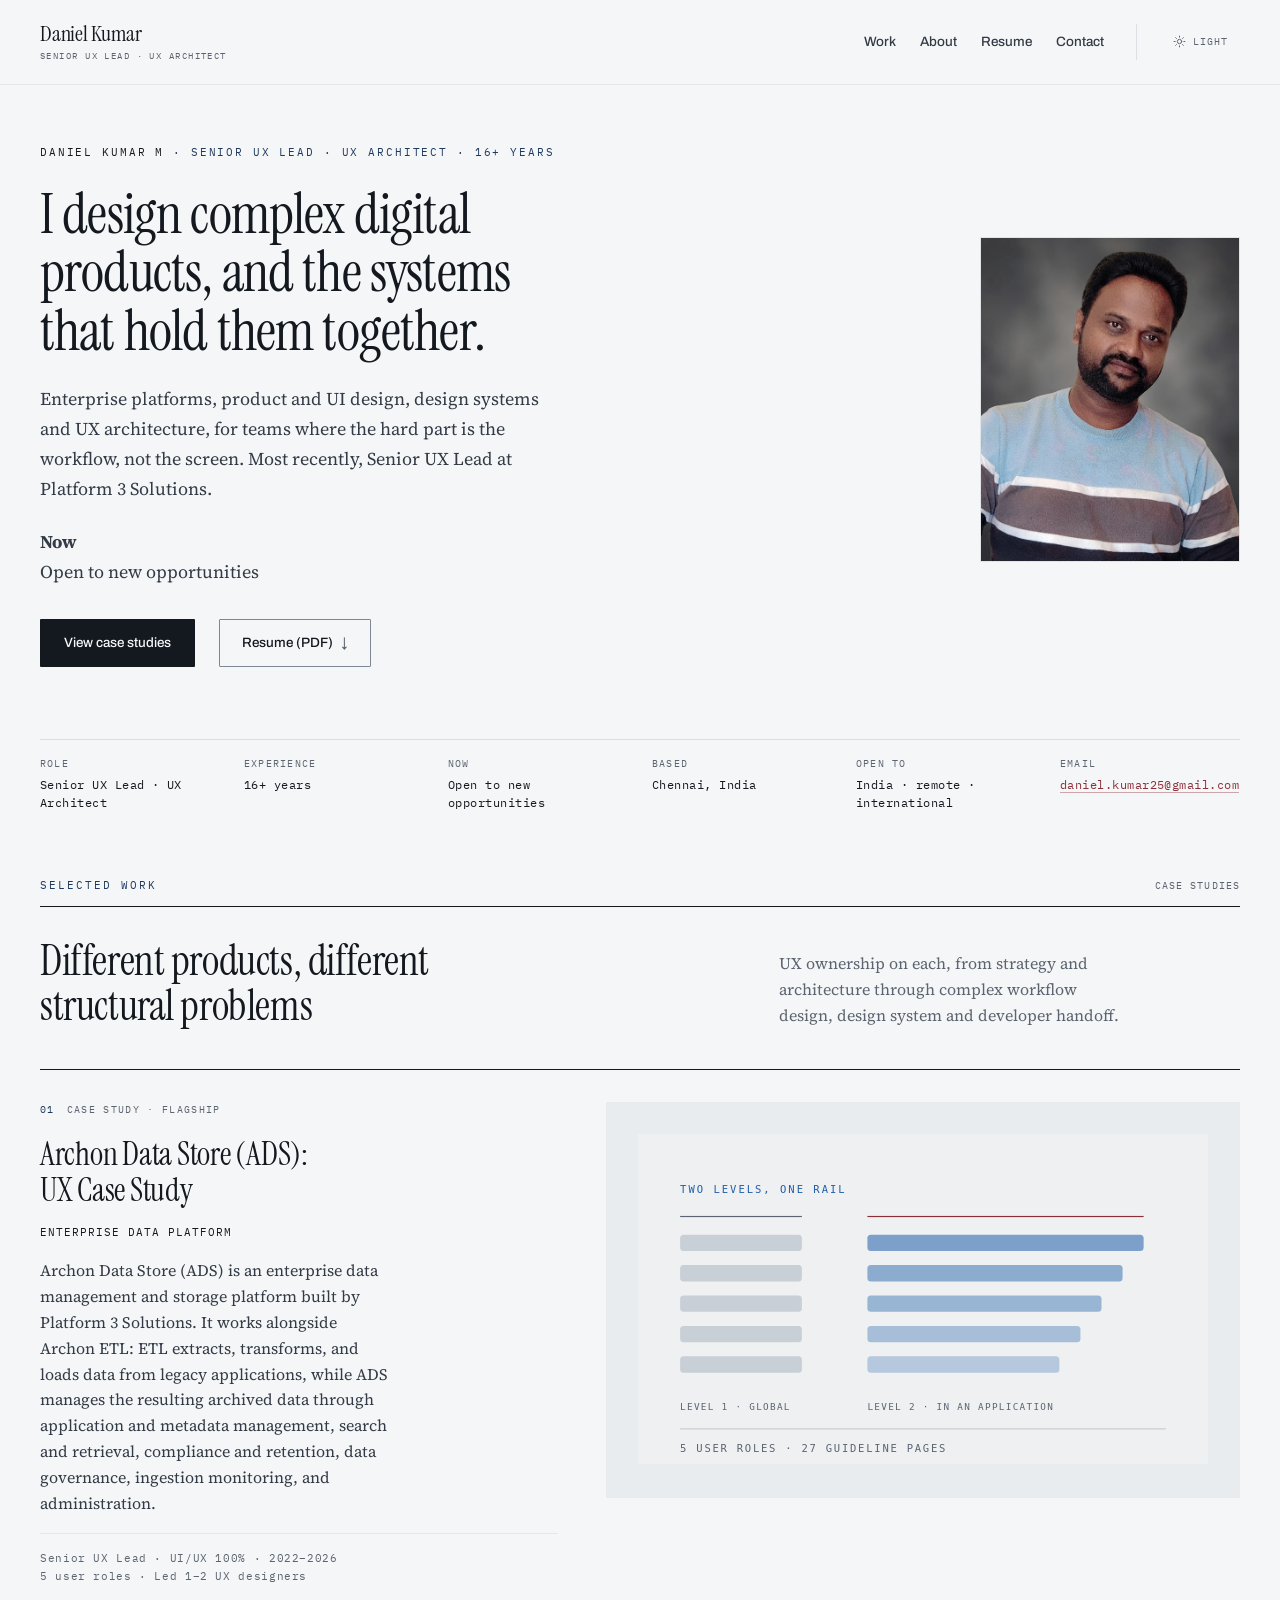
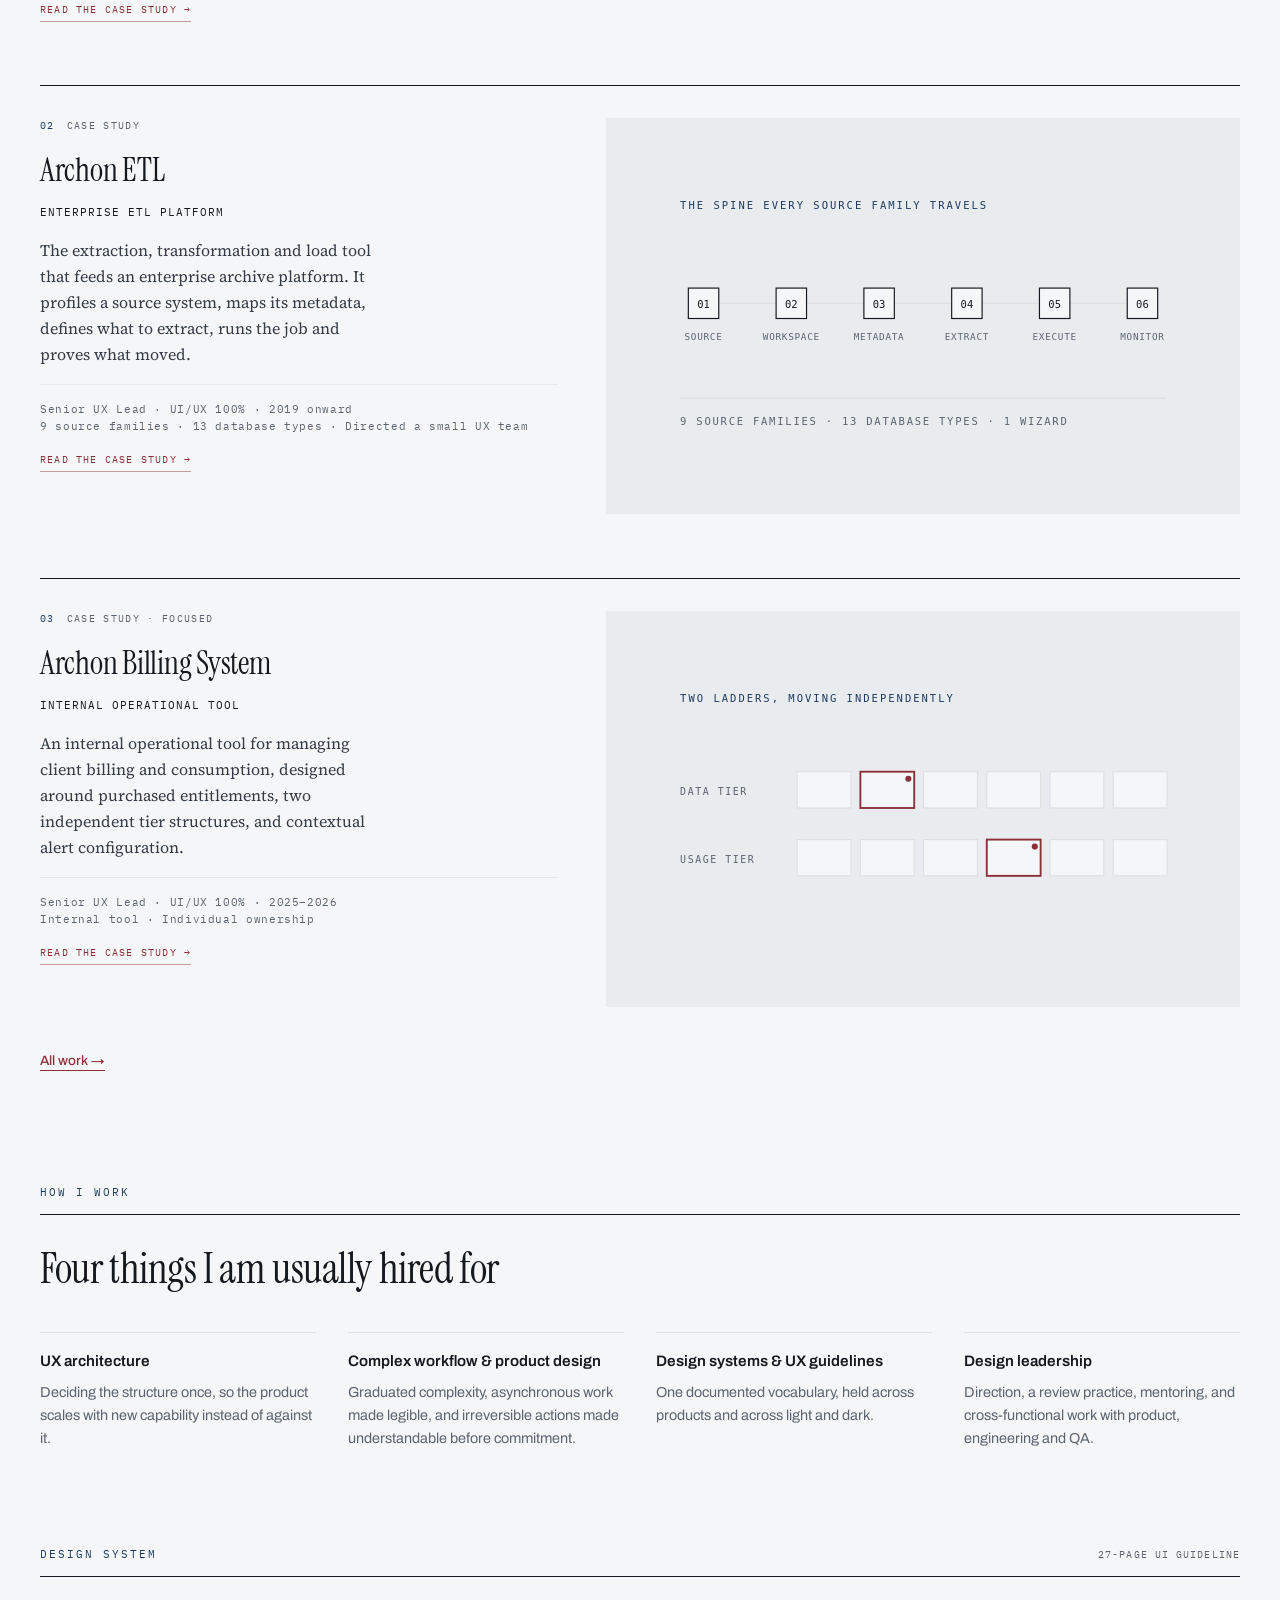
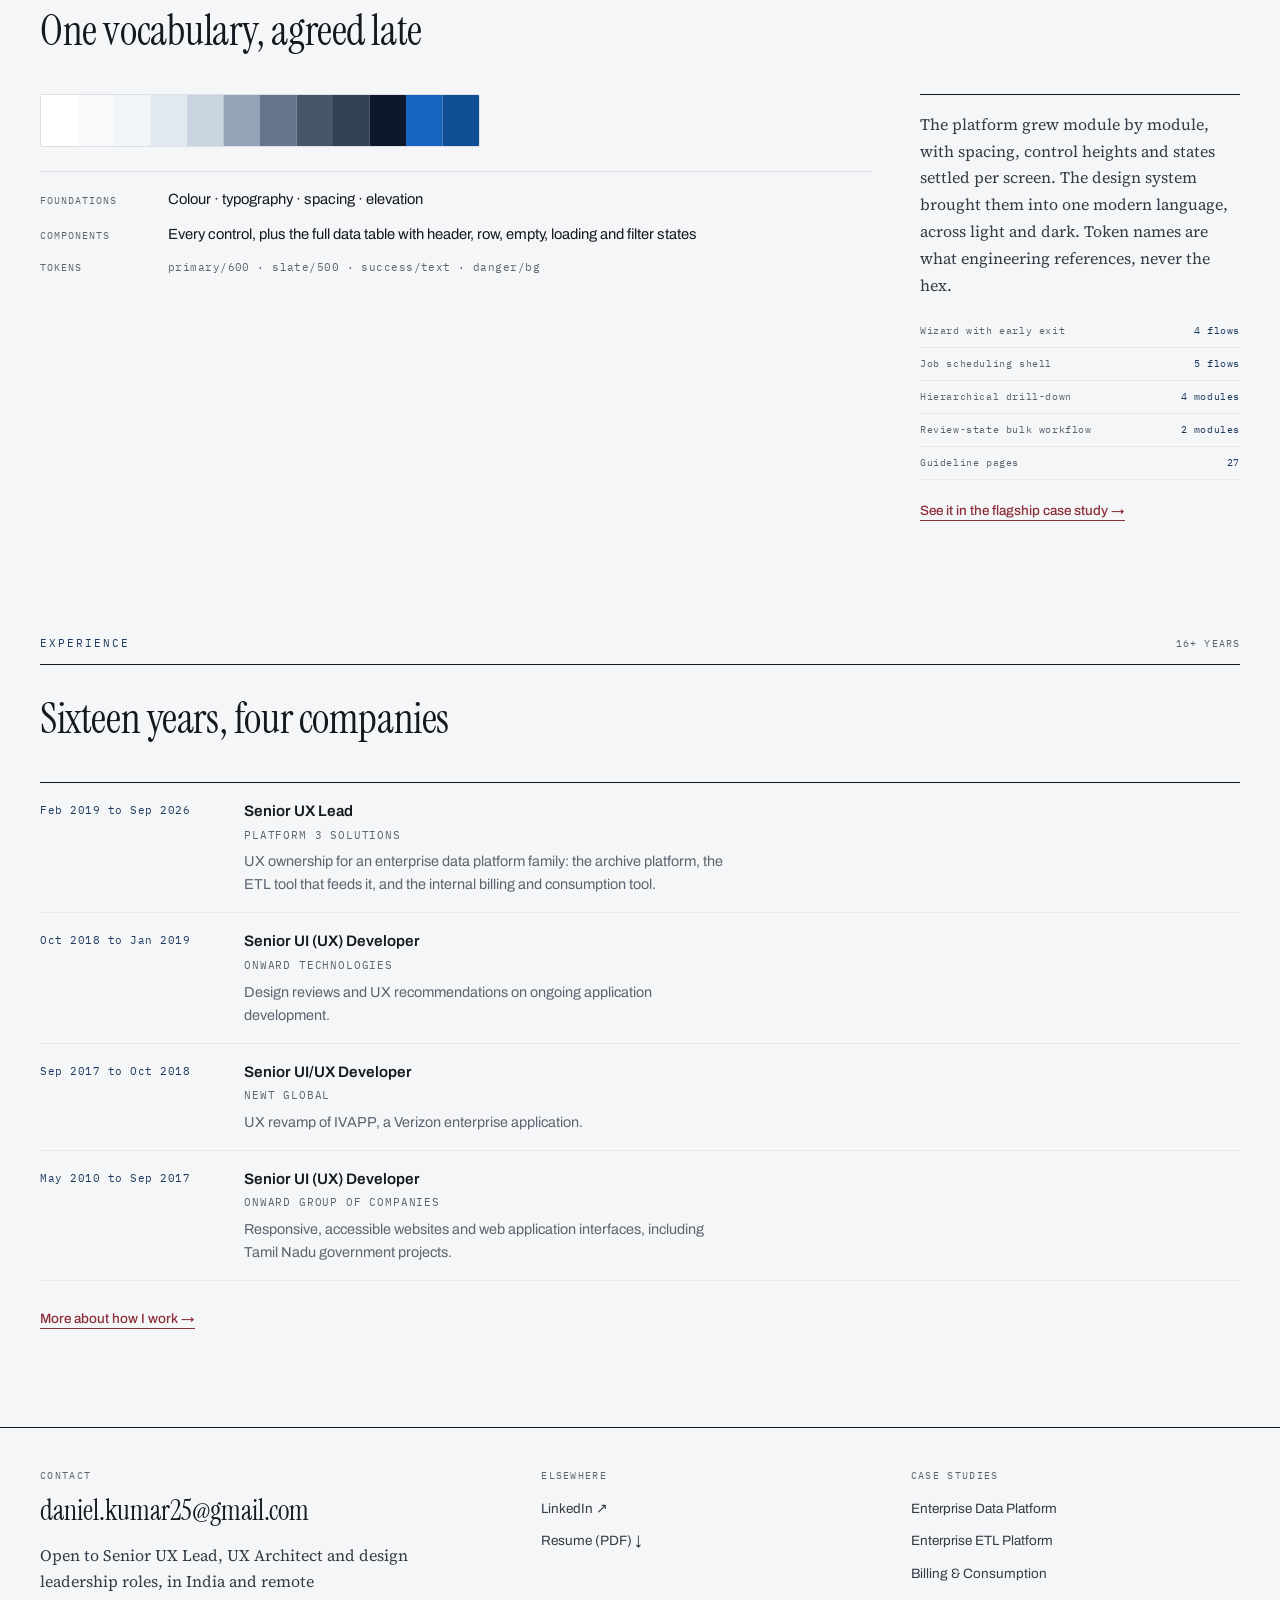
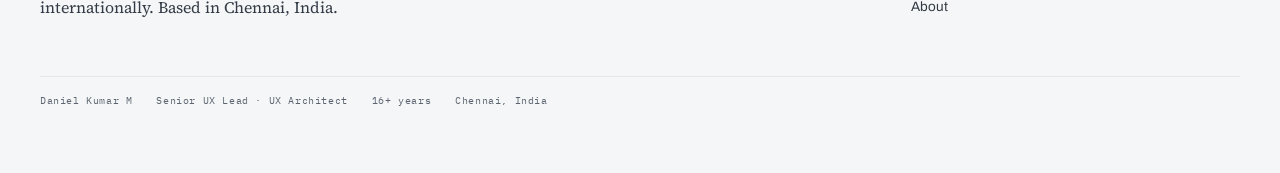
<file: index.html>
<!doctype html>
<html lang="en" data-theme="light">
<head>
  <!-- Google tag (gtag.js) -->
<script async src="https://www.googletagmanager.com/gtag/js?id=G-RJZS9MHS5L"></script>
<script>
  window.dataLayer = window.dataLayer || [];
  function gtag(){dataLayer.push(arguments);}
  gtag('js', new Date());

  gtag('config', 'G-RJZS9MHS5L');
</script>
<meta charset="utf-8">
<meta name="viewport" content="width=device-width, initial-scale=1">

<!-- ==========================================================================
     DANIEL KUMAR M · UX PORTFOLIO
     Senior UX Lead · UX Architect

     Double-click any .html file to open it. No server, no build step.

     WHERE THINGS LIVE
       index.html / work.html / about.html ....... the three main pages
       case-studies/*.html ....................... one file per case study
       assets/css/site.css ....................... ALL styling, every page
       assets/js/site.js ......................... theme control, anchors
       assets/ .................................. images, icons, Resume PDF

     EDITING
       · Page text  -> edit the HTML in that page's <main> below.
       · Colours    -> assets/css/site.css, the DESIGN TOKENS block at the top.
       · Header and footer are repeated in each file. Change one, change all
         six, a find-and-replace across the folder does it in one pass.
       · Images     -> drop a new file over the old one in assets/, same
         filename. No HTML editing needed.
     ========================================================================== -->

<title>Daniel Kumar &amp; Senior UX Lead &amp; UX Architect</title>
<meta name="description" content="Senior UX Lead and UX Architect with 16+ years designing complex digital products: enterprise platforms, design systems and UX architecture. Case studies: an enterprise data platform, the ETL tool that feeds it, and an internal billing and consumption tool.">
<link rel="icon" type="image/png" href="assets/icons/favicon.png">

<!-- FONTS, needs internet. Without it the site falls back to Georgia / Arial
     and still reads correctly. -->
<link rel="preconnect" href="https://fonts.googleapis.com">
<link rel="preconnect" href="https://fonts.gstatic.com" crossorigin>
<link rel="stylesheet" href="https://fonts.googleapis.com/css2?family=Archivo:wght@400;500;600&family=IBM+Plex+Mono:wght@400;500&family=Instrument+Serif:ital@0;1&family=Source+Serif+4:ital,opsz,wght@0,8..60,400;0,8..60,600;1,8..60,400&display=swap">

<link rel="stylesheet" href="assets/css/site.css">

<!-- The only inline script on the site: it sets the theme before the first
     paint so the page never flashes the wrong background. -->
<script>(function(){try{var t=localStorage.getItem('dk-portfolio-theme')||((window.matchMedia&&window.matchMedia('(prefers-color-scheme: dark)').matches)?'dark':'light');document.documentElement.setAttribute('data-theme',t);}catch(e){}})();</script>
</head>

<body data-page="home">
<a class="skip" href="#main">Skip to content</a>

<!-- ==========================================================================
     NAVIGATION
     Four destinations only. The theme control is NOT a nav item, it sits in
     the .util zone, past a dividing rule, styled as a button.
     ========================================================================== -->
<header class="hdr">
  <div class="shell hdr-in">

    <a class="mark" href="index.html">Daniel Kumar<span>Senior UX Lead · UX Architect</span></a>

    <nav class="nav" aria-label="Primary">
      <a href="work.html" data-nav="work">Work</a>
      <a href="about.html" data-nav="about">About</a>
      <a href="assets/Daniel_Kumar_Resume.pdf" class="res" target="_blank" rel="noopener"
         aria-label="Resume (PDF, opens in a new tab)">Resume</a>
      <a href="#footer">Contact</a>
    </nav>

    <!-- UTILITY CONTROL, changes appearance, does not navigate. -->
    <div class="util">
      <button class="theme-btn" id="themeBtn" type="button">
        <span id="themeIcon"><svg viewBox="0 0 24 24" fill="none" stroke="currentColor" stroke-width="1.8" stroke-linecap="round" aria-hidden="true"><circle cx="12" cy="12" r="4"/><path d="M12 2v2M12 20v2M4.9 4.9l1.4 1.4M17.7 17.7l1.4 1.4M2 12h2M20 12h2M4.9 19.1l1.4-1.4M17.7 6.3l1.4-1.4"/></svg></span><span id="themeLabel">Light</span>
      </button>
    </div>

  </div>
</header>

<main id="main" class="shell" tabindex="-1">

<!-- HERO, statement left, portrait right. The facts run as one strip
     underneath so the first case study starts on the opening screen. -->
<section class="hero">
  <div class="hero-txt">
    <p class="hero-eb"><b>Daniel Kumar M</b> · Senior UX Lead · UX Architect · 16+ years</p>
    <h1>I design complex digital products, and the systems that hold them together.</h1>
    <p class="hero-sub">Enterprise platforms, product and UI design, design systems and UX architecture, for teams where the hard part is the workflow, not the screen. Most recently, Senior UX Lead at Platform 3 Solutions.</p>
    <p class="hero-sub"><b>Now</b></p>
    <p class="hero-sub1">Open to new opportunities</p>
    <div class="hero-cta">
      <a class="btn" href="work.html">View case studies</a>
      <a class="btn-2" href="assets/Daniel_Kumar_Resume.pdf" target="_blank" rel="noopener" aria-label="Resume, PDF">Resume (PDF) <span class="ar">&darr;</span></a>
    </div>
  </div>
  
  <!-- PORTRAIT, same file as the About page. Replace that one file and both update. -->
  <figure class="hero-portrait">
    <img src="assets/portrait/daniel-kumar-portrait.png" width="611" height="729"
         alt="Portrait of Daniel Kumar M.">
  </figure>

</section>

<dl class="facts hero-facts">
  <div><dt>Role</dt><dd>Senior UX Lead · UX Architect</dd></div>
  <div><dt>Experience</dt><dd>16+ years</dd></div>
  <div><dt>Now</dt><dd>Open to new opportunities</dd></div>
  <div><dt>Based</dt><dd>Chennai, India</dd></div>
  <div><dt>Open to</dt><dd>India · remote · international</dd></div>
  <div><dt>Email</dt><dd><a href="mailto:daniel.kumar25@gmail.com">daniel.kumar25@gmail.com</a></dd></div>
</dl>

<section class="band tight" aria-labelledby="h-work">
  <div class="shead">
    <span class="eb">Selected work</span>
    <span class="ct">Case studies</span>
  </div>
  <div class="band-head">
    <h2 id="h-work" class="band-h">Different products, different structural problems</h2>
    <p class="band-note">UX ownership on each, from strategy and architecture through complex workflow design, design system and developer handoff.</p>
  </div>
  <div class="wlist"><a class="proj" href="case-studies/enterprise-data-platform.html">
        <!-- text column -->
        <span class="p-txt">
          <span class="idx"><span class="n">01</span><span class="f">Case study · Flagship</span></span>
          <span class="prob">Archon Data Store (ADS): UX Case Study</span>
          <span class="nm">Enterprise Data Platform</span>
          <span class="desc">Archon Data Store (ADS) is an enterprise data management and storage platform built by Platform 3 Solutions. It works alongside Archon ETL: ETL extracts, transforms, and loads data from legacy applications, while ADS manages the resulting archived data through application and metadata management, search and retrieval, compliance and retention, data governance, ingestion monitoring, and administration.</span>
          <span class="meta">Senior UX Lead · UI/UX 100% · 2022–2026<br>5 user roles · Led 1–2 UX designers</span>
          <span class="go">Read the case study &rarr;</span>
        </span>
        <!-- image column -->
        <span class="thumb"><img class="thm-light" src="assets/ads/ads-two-level-rail.svg" width="487" height="282" loading="lazy"
           alt="Diagram: two navigation levels. Global destinations stay on the rail, application modules only inside an application."><img
           class="thm-dark" src="assets/ads/ads-two-level-rail.svg#dark" width="487" height="282" loading="lazy"
           alt="Diagram: two navigation levels. Global destinations stay on the rail, application modules only inside an application."></span>
      </a><a class="proj" href="case-studies/enterprise-etl-platform.html">
        <!-- text column -->
        <span class="p-txt">
          <span class="idx"><span class="n">02</span><span class="f">Case study</span></span>
          <span class="prob">Archon ETL</span>
          <span class="nm">Enterprise ETL Platform</span>
          <span class="desc">The extraction, transformation and load tool that feeds an enterprise archive platform. It profiles a source system, maps its metadata, defines what to extract, runs the job and proves what moved.</span>
          <span class="meta">Senior UX Lead · UI/UX 100% · 2019 onward<br>9 source families · 13 database types · Directed a small UX team</span>
          <span class="go">Read the case study &rarr;</span>
        </span>
        <!-- image column -->
        <span class="thumb"><img src="assets/etl/etl-six-stage-spine.svg" width="487" height="282" loading="lazy"
           alt="Diagram: the six-stage spine every source family travels: source profile, workspace, metadata entity, extraction entity, execution, monitoring."></span>
      </a><a class="proj" href="case-studies/billing-consumption.html">
        <!-- text column -->
        <span class="p-txt">
          <span class="idx"><span class="n">03</span><span class="f">Case study · Focused</span></span>
          <span class="prob">Archon Billing System</span>
          <span class="nm">Internal Operational Tool</span>
          <span class="desc">An internal operational tool for managing client billing and consumption, designed around purchased entitlements, two independent tier structures, and contextual alert configuration.</span>
          <span class="meta">Senior UX Lead · UI/UX 100% · 2025–2026<br>Internal tool · Individual ownership</span>
          <span class="go">Read the case study &rarr;</span>
        </span>
        <!-- image column -->
        <span class="thumb"><img class="thm-light" src="assets/billing/billing-two-tier-ladders.svg" width="487" height="282" loading="lazy"
           alt="Diagram: a client sits on a data tier and a usage tier at the same time, and the two move independently."><img
           class="thm-dark" src="assets/billing/billing-two-tier-ladders.svg#dark" width="487" height="282" loading="lazy"
           alt="Diagram: a client sits on a data tier and a usage tier at the same time, and the two move independently."></span>
      </a></div>
  <p style="margin-top:var(--space-40);"><a class="tlink" href="work.html">All work →</a></p>
</section>

<section class="band" aria-labelledby="h-caps">
  <div class="shead"><span class="eb">How I work</span></div>
  <h2 id="h-caps" class="band-h">Four things I am usually hired for</h2>
  <div class="caps">
    <div><h3>UX architecture</h3><p>Deciding the structure once, so the product scales with new capability instead of against it.</p></div>
    <div><h3>Complex workflow &amp; product design</h3><p>Graduated complexity, asynchronous work made legible, and irreversible actions made understandable before commitment.</p></div>
    <div><h3>Design systems &amp; UX guidelines</h3><p>One documented vocabulary, held across products and across light and dark.</p></div>
    <div><h3>Design leadership</h3><p>Direction, a review practice, mentoring, and cross-functional work with product, engineering and QA.</p></div>
  </div>
</section>

<section class="band" aria-labelledby="h-ds">
  <div class="shead"><span class="eb">Design system</span><span class="ct">27-page UI guideline</span></div>
  <h2 id="h-ds" class="band-h">One vocabulary, agreed late</h2>
  <div class="ds">
    <div class="ds-spec">
      <img class="ds-ramp" src="assets/design-system/ads-colour-ramp.svg" width="480" height="56"
           alt="Archon Data Store colour ramp: Tailwind slate neutrals plus the ADS primary blue.">
      <div class="ds-type">
        <div><b>Foundations</b><span style="font-family:var(--font-ui);font-size:.92rem;">Colour · typography · spacing · elevation</span></div>
        <div><b>Components</b><span style="font-family:var(--font-ui);font-size:.92rem;">Every control, plus the full data table with header, row, empty, loading and filter states</span></div>
        <div><b>Tokens</b><span style="font-family:var(--font-mono);font-size:11px;letter-spacing:.04em;color:var(--fg-muted);">primary/600 · slate/500 · success/text · danger/bg</span></div>
      </div>
    </div>
    <div class="ds-note">
      <p>The platform grew module by module, with spacing, control heights and states settled per screen. The design system brought them into one modern language, across light and dark. Token names are what engineering references, never the hex.</p>
      <div class="ds-list">
        <div><span>Wizard with early exit</span><b>4 flows</b></div>
        <div><span>Job scheduling shell</span><b>5 flows</b></div>
        <div><span>Hierarchical drill-down</span><b>4 modules</b></div>
        <div><span>Review-state bulk workflow</span><b>2 modules</b></div>
        <div><span>Guideline pages</span><b>27</b></div>
      </div>
      <p style="margin-top:var(--space-16);"><a class="tlink" href="case-studies/enterprise-data-platform.html">See it in the flagship case study →</a></p>
    </div>
  </div>
</section>

<section class="band" aria-labelledby="h-exp">
  <div class="shead"><span class="eb">Experience</span><span class="ct">16+ years</span></div>
  <h2 id="h-exp" class="band-h">Sixteen years, four companies</h2>
  <div class="tl">
    <div><div class="y">Feb 2019 to Sep 2026</div><div><h3>Senior UX Lead</h3><div class="co">Platform 3 Solutions</div><p>UX ownership for an enterprise data platform family: the archive platform, the ETL tool that feeds it, and the internal billing and consumption tool.</p></div></div>
    <div><div class="y">Oct 2018 to Jan 2019</div><div><h3>Senior UI (UX) Developer</h3><div class="co">Onward Technologies</div><p>Design reviews and UX recommendations on ongoing application development.</p></div></div>
    <div><div class="y">Sep 2017 to Oct 2018</div><div><h3>Senior UI/UX Developer</h3><div class="co">Newt Global</div><p>UX revamp of IVAPP, a Verizon enterprise application.</p></div></div>
    <div><div class="y">May 2010 to Sep 2017</div><div><h3>Senior UI (UX) Developer</h3><div class="co">Onward Group of Companies</div><p>Responsive, accessible websites and web application interfaces, including Tamil Nadu government projects.</p></div></div>
  </div>
  <p style="margin-top:var(--space-24);"><a class="tlink" href="about.html">More about how I work →</a></p>
</section>
</main>

<!-- ==========================================================================
     FOOTER
     Edit your email, LinkedIn and Behance links here. Repeated on every page.
     ========================================================================== -->
<footer class="ftr" id="footer">
  <div class="shell">
    <div class="ftr-in">

      <div>
        <h2>Contact</h2>
        <a class="em" href="mailto:daniel.kumar25@gmail.com">daniel.kumar25@gmail.com</a>
        <p class="av">Open to Senior UX Lead, UX Architect and design leadership roles,
          in India and remote internationally. Based in Chennai, India.</p>
      </div>

      <div>
        <h2>Elsewhere</h2>
        <ul>
          <li><a href="https://www.linkedin.com/in/daniel-kumar-m-955b53129/" target="_blank" rel="noopener">LinkedIn ↗</a></li>
          <!-- <li><a href="https://www.behance.net/danielkumar25" target="_blank" rel="noopener">Behance ↗</a></li> -->
          <li><a href="assets/Daniel_Kumar_Resume.pdf" target="_blank" rel="noopener">Resume (PDF) ↓</a></li>
        </ul>
      </div>

      <nav aria-label="Footer">
        <h2>Case studies</h2>
        <ul>
          <li><a href="case-studies/enterprise-data-platform.html">Enterprise Data Platform</a></li>
          <li><a href="case-studies/enterprise-etl-platform.html">Enterprise ETL Platform</a></li>
          <li><a href="case-studies/billing-consumption.html">Billing &amp; Consumption</a></li>
          <li><a href="about.html">About</a></li>
        </ul>
      </nav>

    </div>
    <div class="colo">
      <span>Daniel Kumar M</span><span>Senior UX Lead · UX Architect</span>
      <span>16+ years</span><span>Chennai, India</span>
    </div>
  </div>
</footer>

<script src="assets/js/site.js" defer></script>
</body>
</html>
</file>
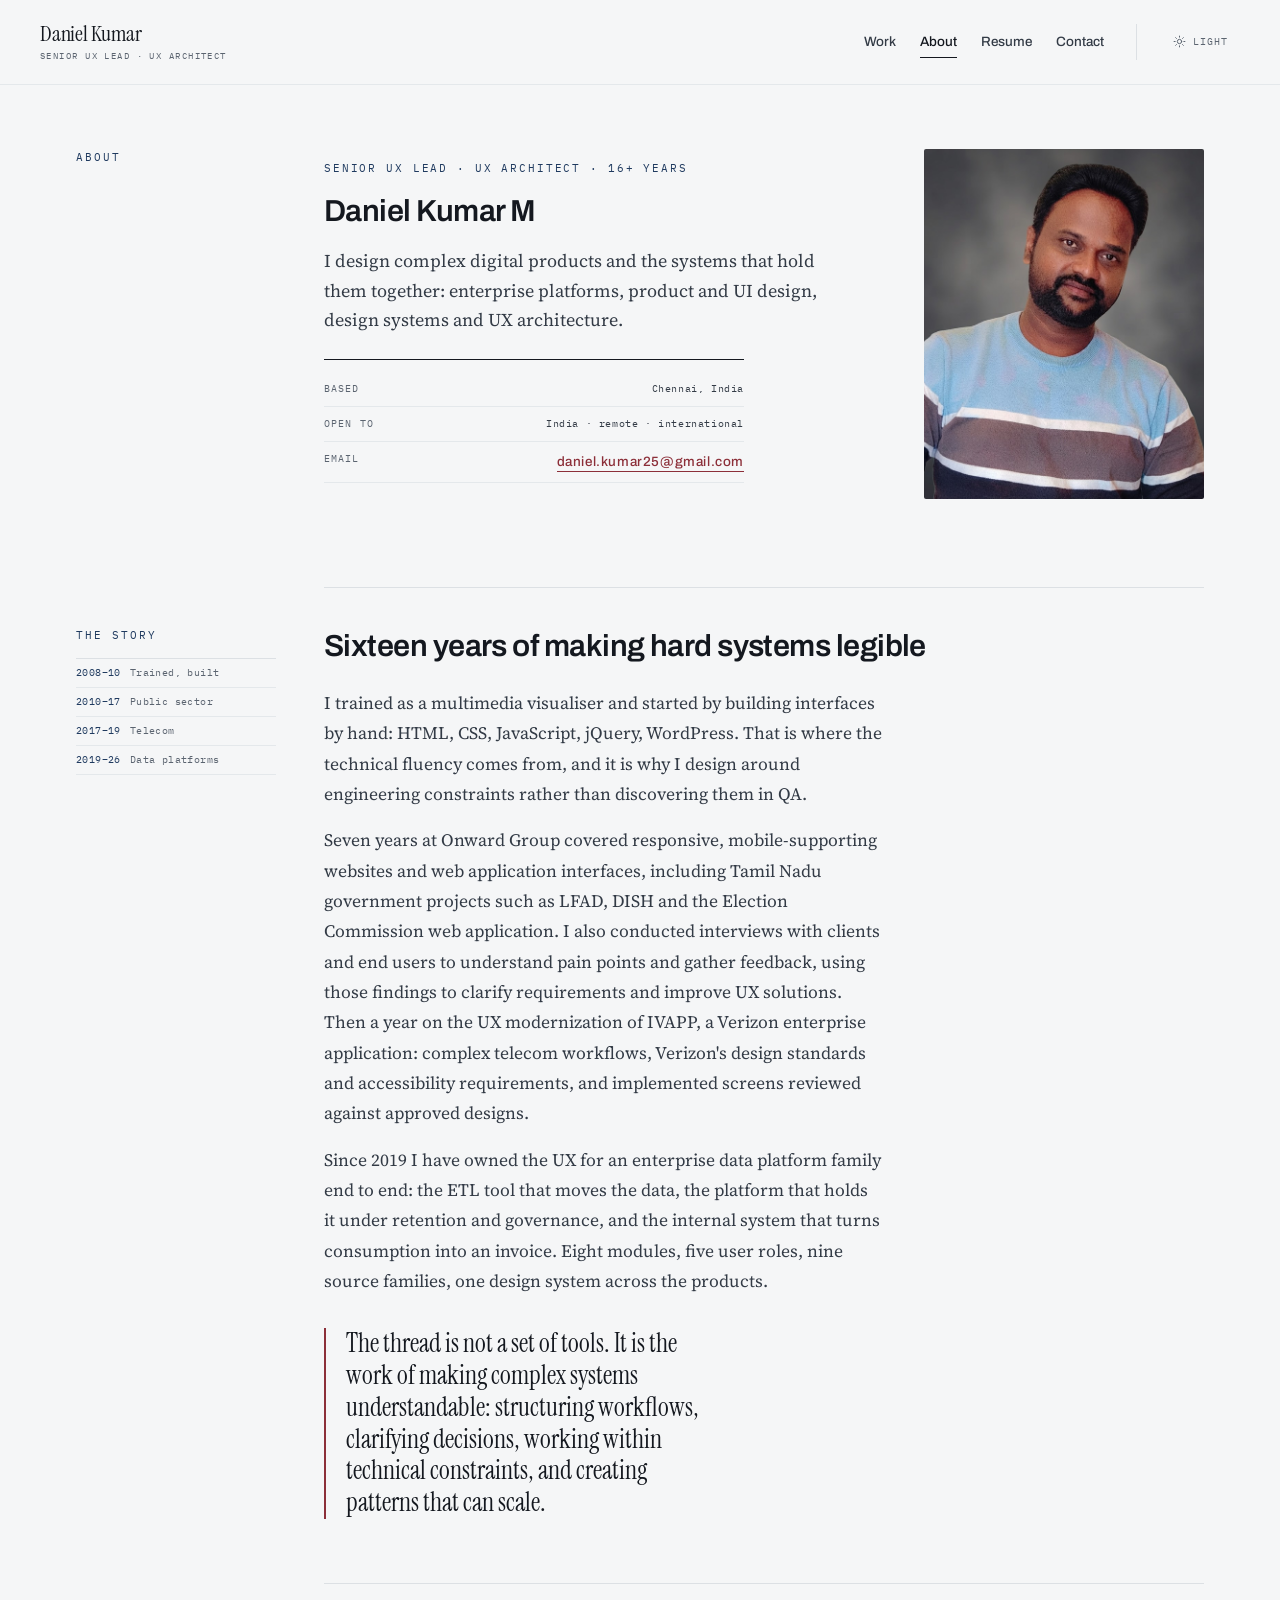
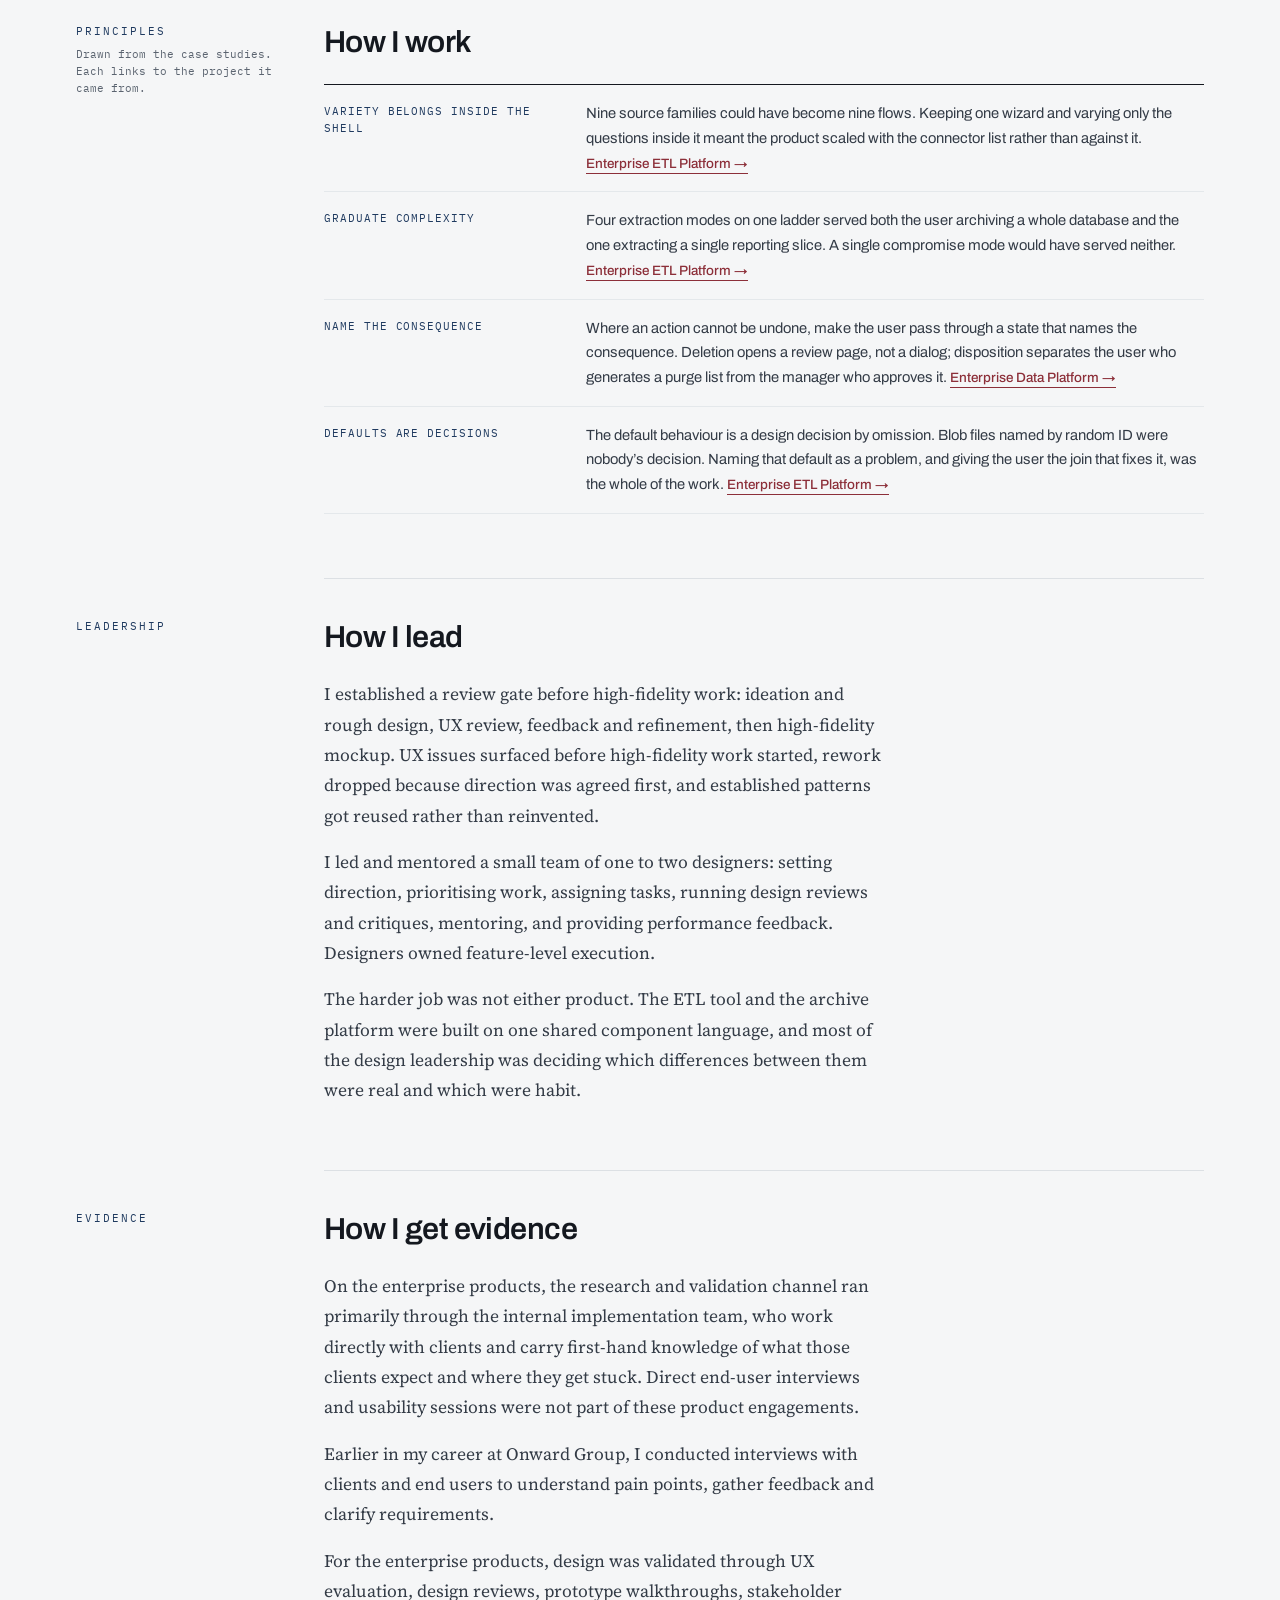
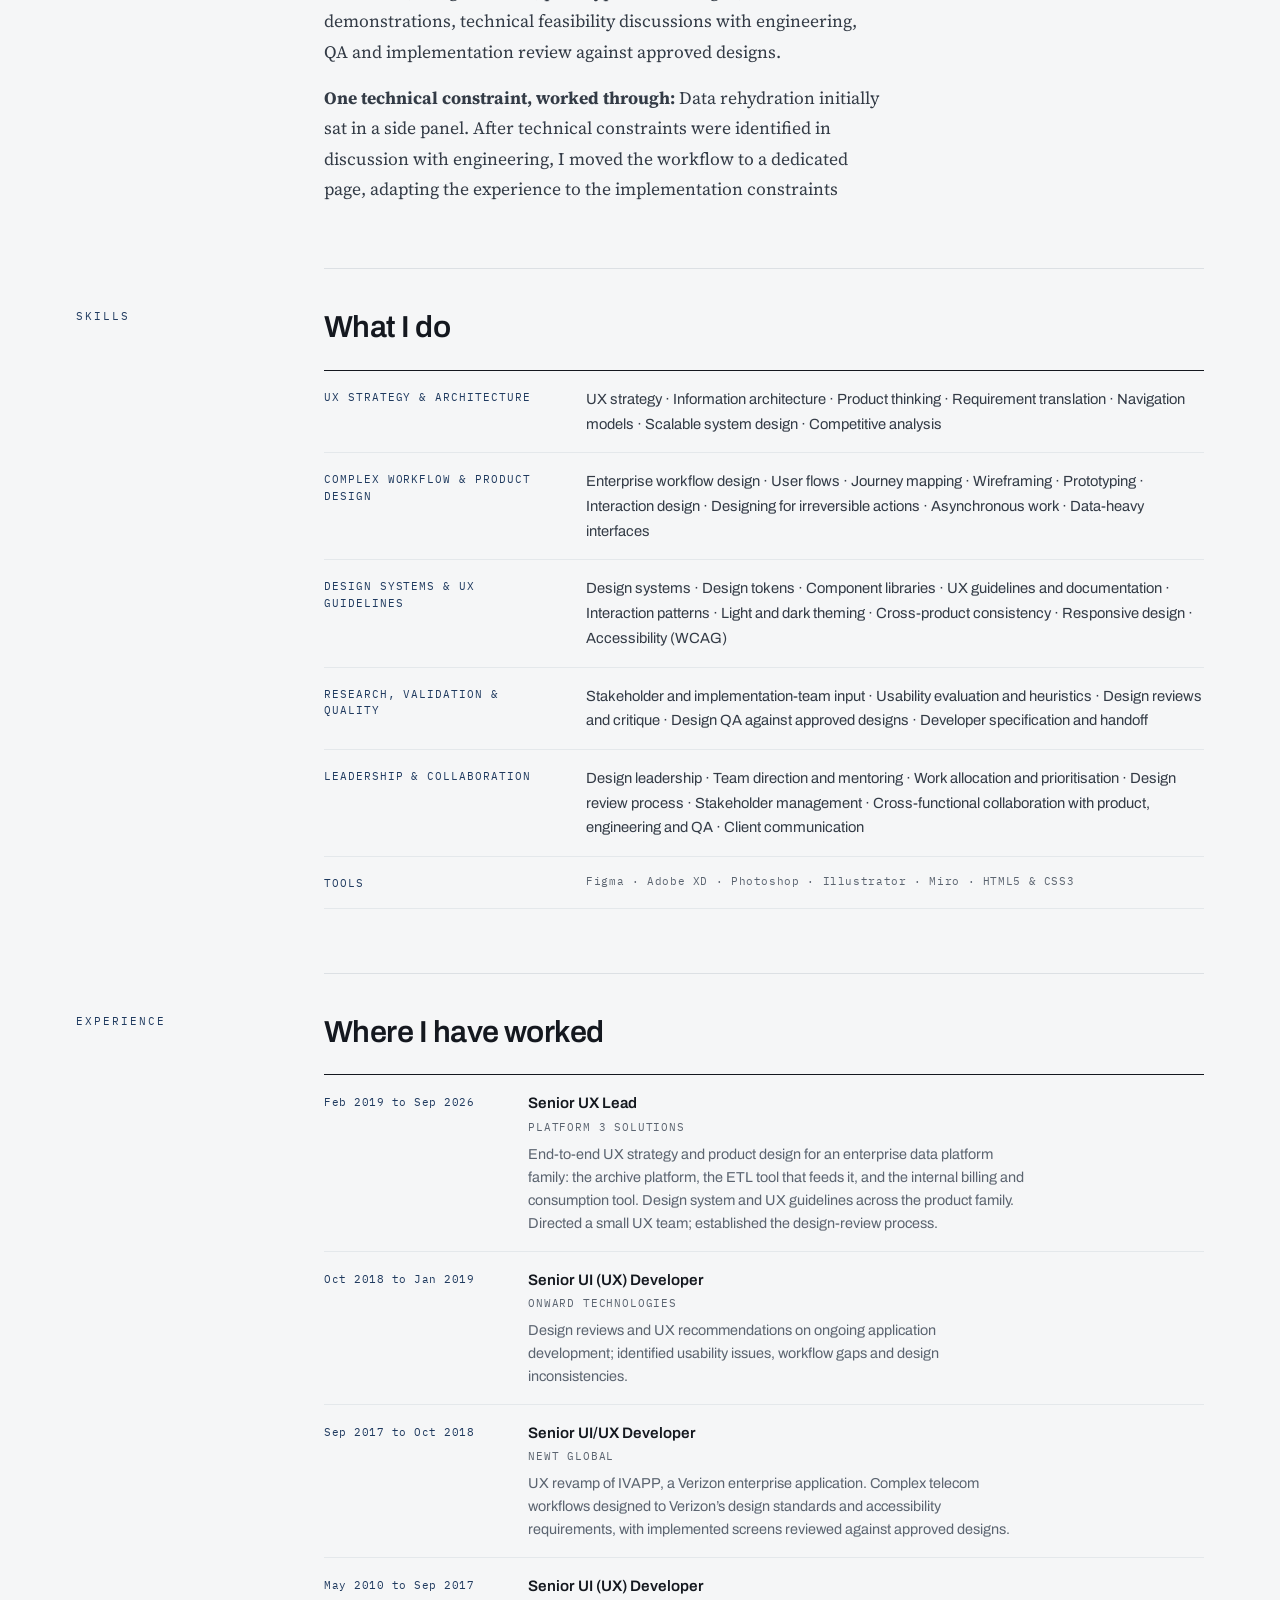
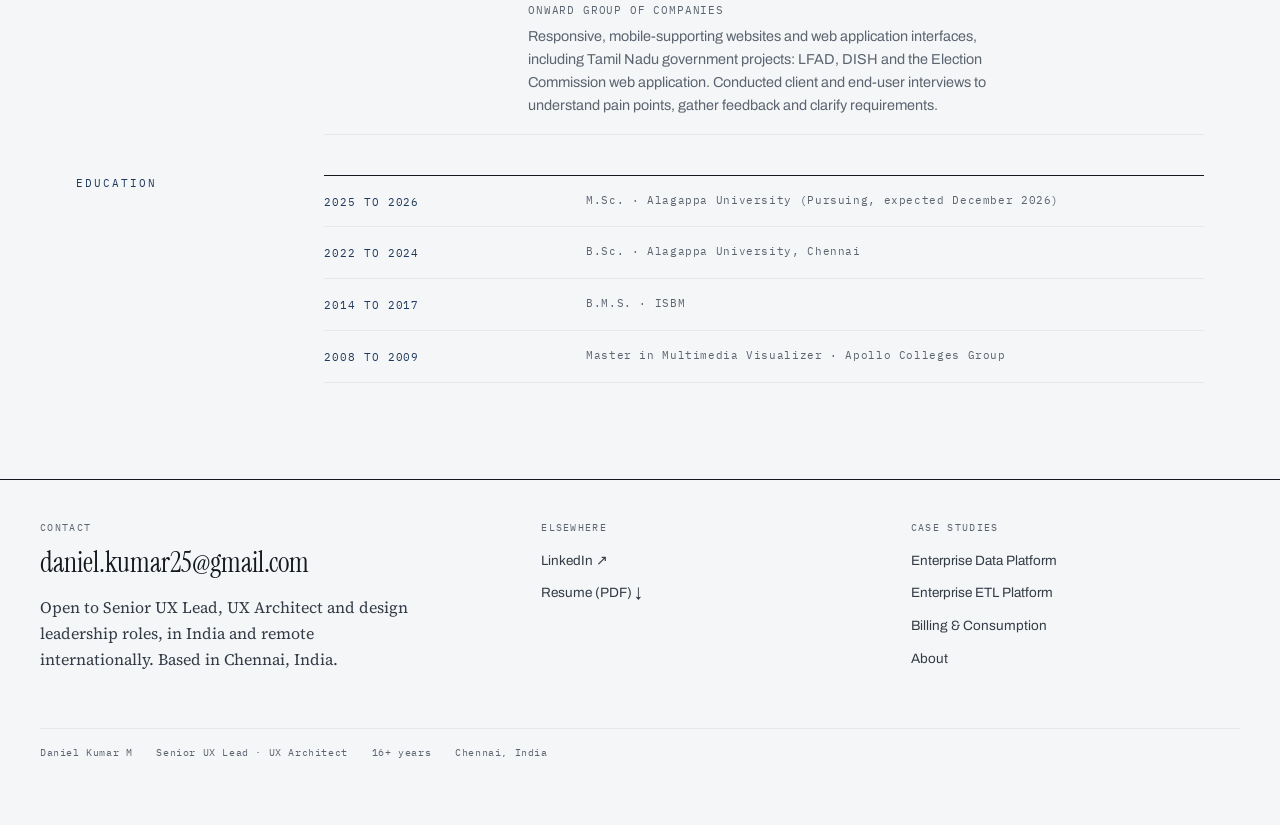
<file: about.html>
<!doctype html>
<html lang="en" data-theme="light">

<head>
  <!-- Google tag (gtag.js) -->
<script async src="https://www.googletagmanager.com/gtag/js?id=G-RJZS9MHS5L"></script>
<script>
  window.dataLayer = window.dataLayer || [];
  function gtag(){dataLayer.push(arguments);}
  gtag('js', new Date());

  gtag('config', 'G-RJZS9MHS5L');
</script>
  <meta charset="utf-8">
  <meta name="viewport" content="width=device-width, initial-scale=1">

  <!-- ==========================================================================
     DANIEL KUMAR M · UX PORTFOLIO
     Senior UX Lead · UX Architect

     Double-click any .html file to open it. No server, no build step.

     WHERE THINGS LIVE
       index.html / work.html / about.html ....... the three main pages
       case-studies/*.html ....................... one file per case study
       assets/css/site.css ....................... ALL styling, every page
       assets/js/site.js ......................... theme control, anchors
       assets/ .................................. images, icons, Resume PDF

     EDITING
       · Page text  -> edit the HTML in that page's <main> below.
       · Colours    -> assets/css/site.css, the DESIGN TOKENS block at the top.
       · Header and footer are repeated in each file. Change one, change all
         six, a find-and-replace across the folder does it in one pass.
       · Images     -> drop a new file over the old one in assets/, same
         filename. No HTML editing needed.
     ========================================================================== -->

  <title>About · Daniel Kumar M</title>
  <meta name="description"
    content="Sixteen years of making hard systems legible. Senior UX Lead and UX Architect, Chennai, India.">
  <link rel="icon" type="image/png" href="assets/icons/favicon.png">

  <!-- FONTS, needs internet. Without it the site falls back to Georgia / Arial
     and still reads correctly. -->
  <link rel="preconnect" href="https://fonts.googleapis.com">
  <link rel="preconnect" href="https://fonts.gstatic.com" crossorigin>
  <link rel="stylesheet"
    href="https://fonts.googleapis.com/css2?family=Archivo:wght@400;500;600&family=IBM+Plex+Mono:wght@400;500&family=Instrument+Serif:ital@0;1&family=Source+Serif+4:ital,opsz,wght@0,8..60,400;0,8..60,600;1,8..60,400&display=swap">

  <link rel="stylesheet" href="assets/css/site.css">

  <!-- The only inline script on the site: it sets the theme before the first
     paint so the page never flashes the wrong background. -->
  <script>(function () { try { var t = localStorage.getItem('dk-portfolio-theme') || ((window.matchMedia && window.matchMedia('(prefers-color-scheme: dark)').matches) ? 'dark' : 'light'); document.documentElement.setAttribute('data-theme', t); } catch (e) { } })();</script>
</head>

<body data-page="about">
  <a class="skip" href="#main">Skip to content</a>

  <!-- ==========================================================================
     NAVIGATION
     Four destinations only. The theme control is NOT a nav item, it sits in
     the .util zone, past a dividing rule, styled as a button.
     ========================================================================== -->
  <header class="hdr">
    <div class="shell hdr-in">

      <a class="mark" href="index.html">Daniel Kumar<span>Senior UX Lead · UX Architect</span></a>

      <nav class="nav" aria-label="Primary">
        <a href="work.html" data-nav="work">Work</a>
        <a href="about.html" data-nav="about">About</a>
        <a href="assets/Daniel_Kumar_Resume.pdf" class="res" target="_blank" rel="noopener"
          aria-label="Resume (PDF, opens in a new tab)">Resume</a>
        <a href="#footer">Contact</a>
      </nav>

      <!-- UTILITY CONTROL, changes appearance, does not navigate. -->
      <div class="util">
        <button class="theme-btn" id="themeBtn" type="button">
          <span id="themeIcon"><svg viewBox="0 0 24 24" fill="none" stroke="currentColor" stroke-width="1.8"
              stroke-linecap="round" aria-hidden="true">
              <circle cx="12" cy="12" r="4" />
              <path
                d="M12 2v2M12 20v2M4.9 4.9l1.4 1.4M17.7 17.7l1.4 1.4M2 12h2M20 12h2M4.9 19.1l1.4-1.4M17.7 6.3l1.4-1.4" />
            </svg></span><span id="themeLabel">Light</span>
        </button>
      </div>

    </div>
  </header>

  <main id="main" class="shell" tabindex="-1">
    <section class="ed" style="padding-top:var(--space-64);">
      <div class="mg"><span class="eb">About</span></div>
      <div class="ct">
        <div class="ab-head">
          <div class="ab-head-a">
            <p class="cs-eb">Senior UX Lead · UX Architect · 16+ years</p>
            <h1 class="claim" style="margin-top:var(--space-16);max-width:14ch;">Daniel Kumar M</h1>
            <p class="hero-sub" style="margin-top:var(--space-16);">I design complex digital products and the systems
              that hold them together: enterprise platforms, product and UI design, design systems and UX architecture.
            </p>
            <div class="hero-app" style="margin-top:var(--space-24);">
              <dl>
                <div>
                  <dt>Based</dt>
                  <dd>Chennai, India</dd>
                </div>
                <div>
                  <dt>Open to</dt>
                  <dd>India · remote · international</dd>
                </div>
                <div>
                  <dt>Email</dt>
                  <dd><a class="tlink" href="mailto:daniel.kumar25@gmail.com">daniel.kumar25@gmail.com</a></dd>
                </div>
              </dl>
            </div>
          </div>
          <!-- PORTRAIT, replace assets/portrait/daniel-kumar-portrait.png with your own photo.
           Keep the filename and this markup; 4:5 ratio, 1200x1500px or larger. -->
          <figure class="portrait">
            <img src="assets/portrait/daniel-kumar-portrait.png" width="611" height="729"
              alt="Portrait of Daniel Kumar M.">
          </figure>
        </div>
      </div>
      <div class="mg gap"><span class="eb">The story</span>
        <div class="scale">
          <div><b>2008–10</b><span>Trained, built</span></div>
          <div><b>2010–17</b><span>Public sector</span></div>
          <div><b>2017–19</b><span>Telecom</span></div>
          <div><b>2019–26</b><span>Data platforms</span></div>
        </div>
      </div>
      <div class="ct gap">
        <h2 class="claim">Sixteen years of making hard systems legible</h2>
        <div class="prose">
          <p>I trained as a multimedia visualiser and started by building interfaces by hand: HTML, CSS, JavaScript,
            jQuery, WordPress. That is where the technical fluency comes from, and it is why I design around engineering
            constraints rather than discovering them in QA.</p>
          <p>Seven years at Onward Group covered responsive, mobile-supporting websites and web application interfaces, including
            Tamil Nadu government projects such as LFAD, DISH and the Election Commission web application. I also conducted
            interviews with clients and end users to understand pain points and gather feedback, using those findings to clarify
            requirements and improve UX solutions. Then a year on the UX modernization of IVAPP, a Verizon enterprise application:
            complex telecom workflows, Verizon's design standards and accessibility requirements, and implemented screens reviewed
            against approved designs.</p><p>Since 2019 I have owned the UX for an enterprise data platform family end to end: the ETL tool that moves
            the data, the platform that holds it under retention and governance, and the internal system that turns
            consumption into an invoice. Eight modules, five user roles, nine source families, one design system across
            the products.</p>
        </div>
        <div class="pull">The thread is not a set of tools. It is the work of making complex systems understandable: structuring
          workflows, clarifying decisions, working within technical constraints, and creating patterns that can scale.</div>
        </div>
      <div class="mg gap"><span class="eb">Principles</span><span class="note">Drawn from the case studies. Each links
          to the project it came from.</span></div>
      <div class="ct gap">
        <h2 class="claim">How I work</h2>
        <div class="rl" style="margin-top:var(--space-24);">
          <div>
            <div class="k">Variety belongs inside the shell</div>
            <div class="v">Nine source families could have become nine flows. Keeping one wizard and varying only the
              questions inside it meant the product scaled with the connector list rather than against it. <a
                class="tlink" href="case-studies/enterprise-etl-platform.html">Enterprise ETL Platform →</a></div>
          </div>
          <div>
            <div class="k">Graduate complexity</div>
            <div class="v">Four extraction modes on one ladder served both the user archiving a whole database and the
              one extracting a single reporting slice. A single compromise mode would have served neither. <a
                class="tlink" href="case-studies/enterprise-etl-platform.html">Enterprise ETL Platform →</a></div>
          </div>
          <div>
            <div class="k">Name the consequence</div>
            <div class="v">Where an action cannot be undone, make the user pass through a state that names the
              consequence. Deletion opens a review page, not a dialog; disposition separates the user who generates a
              purge list from the manager who approves it. <a class="tlink"
                href="case-studies/enterprise-data-platform.html">Enterprise Data Platform →</a></div>
          </div>
          <div>
            <div class="k">Defaults are decisions</div>
            <div class="v">The default behaviour is a design decision by omission. Blob files named by random ID were
              nobody’s decision. Naming that default as a problem, and giving the user the join that fixes it, was the
              whole of the work. <a class="tlink" href="case-studies/enterprise-etl-platform.html">Enterprise ETL
                Platform →</a></div>
          </div>
        </div>
      </div>
      <div class="mg gap"><span class="eb">Leadership</span></div>
      <div class="ct gap">
        <h2 class="claim">How I lead</h2>
        <div class="prose">
          <p>I established a review gate before high-fidelity work: ideation and rough design, UX review, feedback and
            refinement, then high-fidelity mockup. UX issues surfaced before high-fidelity work started, rework dropped
            because direction was agreed first, and established patterns got reused rather than reinvented.</p>
          <p>I led and mentored a small team of one to two designers: setting direction, prioritising work, assigning tasks,
            running design reviews and critiques, mentoring, and providing performance feedback. Designers owned feature-level
            execution.</p>
          <p>The harder job was not either product. The ETL tool and the archive platform were built on one shared
            component language, and most of the design leadership was deciding which differences between them were real
            and which were habit.</p>
        </div>
      </div>
      <div class="mg gap"><span class="eb">Evidence</span></div>
      <div class="ct gap">
        <h2 class="claim">How I get evidence</h2>
        <div class="prose">
          <p>On the enterprise products, the research and validation channel ran primarily through the internal implementation
            team, who work directly with clients and carry first-hand knowledge of what those clients expect and where they get
            stuck. Direct end-user interviews and usability sessions were not part of these product engagements.</p>
          <p>Earlier in my career at Onward Group, I conducted interviews with clients and end users to understand pain points,
            gather feedback and clarify requirements.</p>
          <p>For the enterprise products, design was validated through UX evaluation, design reviews, prototype walkthroughs,
            stakeholder demonstrations, technical feasibility discussions with engineering, QA and implementation review against
            approved designs.</p>
          <p><b>One technical constraint, worked through:</b> Data rehydration initially sat in a side panel. After technical constraints
            were identified in discussion with engineering, I moved the workflow to a dedicated page, adapting the experience to
            the implementation constraints</p>
          </div>
      </div>
      <div class="mg gap"><span class="eb">Skills</span></div>
      <div class="ct gap">
        <h2 class="claim">What I do</h2>
        <div class="rl" style="margin-top:var(--space-24);">
          <div>
            <div class="k">UX strategy &amp; architecture</div>
            <div class="v">UX strategy · Information architecture · Product thinking · Requirement translation ·
              Navigation models · Scalable system design · Competitive analysis</div>
          </div>
          <div>
            <div class="k">Complex workflow &amp; product design</div>
            <div class="v">Enterprise workflow design · User flows · Journey mapping · Wireframing · Prototyping ·
              Interaction design · Designing for irreversible actions · Asynchronous work · Data-heavy interfaces</div>
          </div>
          <div>
            <div class="k">Design systems &amp; UX guidelines</div>
            <div class="v">Design systems · Design tokens · Component libraries · UX guidelines and documentation ·
              Interaction patterns · Light and dark theming · Cross-product consistency · Responsive design ·
              Accessibility (WCAG)</div>
          </div>
          <div>
            <div class="k">Research, validation &amp; quality</div>
            <div class="v">Stakeholder and implementation-team input · Usability evaluation and heuristics · Design
              reviews and critique · Design QA against approved designs · Developer specification and handoff</div>
          </div>
          <div>
            <div class="k">Leadership &amp; collaboration</div>
            <div class="v">Design leadership · Team direction and mentoring · Work allocation and prioritisation ·
              Design review process · Stakeholder management · Cross-functional collaboration with product, engineering
              and QA · Client communication</div>
          </div>
          <div>
            <div class="k">Tools</div>
            <div class="v mono">Figma · Adobe XD · Photoshop · Illustrator · Miro · HTML5 &amp; CSS3</div>
          </div>
        </div>
      </div>
      <div class="mg gap"><span class="eb">Experience</span></div>
      <div class="ct gap">
        <h2 class="claim">Where I have worked</h2>
        <div class="tl" style="margin-top:var(--space-24);">
          <div>
            <div class="y">Feb 2019 to Sep 2026</div>
            <div>
              <h3>Senior UX Lead</h3>
              <div class="co">Platform 3 Solutions</div>
              <p>End-to-end UX strategy and product design for an enterprise data platform family: the archive platform,
                the ETL tool that feeds it, and the internal billing and consumption tool. Design system and UX
                guidelines across the product family. Directed a small UX team; established the design-review process.
              </p>
            </div>
          </div>
          <div>
            <div class="y">Oct 2018 to Jan 2019</div>
            <div>
              <h3>Senior UI (UX) Developer</h3>
              <div class="co">Onward Technologies</div>
              <p>Design reviews and UX recommendations on ongoing application development; identified usability issues,
                workflow gaps and design inconsistencies.</p>
            </div>
          </div>
          <div>
            <div class="y">Sep 2017 to Oct 2018</div>
            <div>
              <h3>Senior UI/UX Developer</h3>
              <div class="co">Newt Global</div>
              <p>UX revamp of IVAPP, a Verizon enterprise application. Complex telecom workflows designed to Verizon’s
                design standards and accessibility requirements, with implemented screens reviewed against approved
                designs.</p>
            </div>
          </div>
          <div>
            <div class="y">May 2010 to Sep 2017</div>
            <div>
              <h3>Senior UI (UX) Developer</h3>
              <div class="co">Onward Group of Companies</div>
              <p>Responsive, mobile-supporting websites and web application interfaces, including Tamil Nadu government projects:
                LFAD, DISH and the Election Commission web application. Conducted client and end-user interviews to understand pain
                points, gather feedback and clarify requirements.</p>
              </div>
          </div>
        </div>
      </div>
      <div class="mg gap-s"><span class="eb">Education</span></div>
      <div class="ct gap-s">
        <div class="rl">
          <div>
            <div class="k">2025 to 2026</div>
            <div class="v mono">M.Sc. · Alagappa University (Pursuing, expected December 2026)</div>
          </div>
          <div>
            <div class="k">2022 to 2024</div>
            <div class="v mono">B.Sc. · Alagappa University, Chennai</div>
          </div>
          <div>
            <div class="k">2014 to 2017</div>
            <div class="v mono">B.M.S. · ISBM</div>
          </div>
          <div>
            <div class="k">2008 to 2009</div>
            <div class="v mono">Master in Multimedia Visualizer · Apollo Colleges Group</div>
          </div>
        </div>
      </div>
    </section>
  </main>

  <!-- ==========================================================================
     FOOTER
     Edit your email, LinkedIn and Behance links here. Repeated on every page.
     ========================================================================== -->
  <footer class="ftr" id="footer">
    <div class="shell">
      <div class="ftr-in">

        <div>
          <h2>Contact</h2>
          <a class="em" href="mailto:daniel.kumar25@gmail.com">daniel.kumar25@gmail.com</a>
          <p class="av">Open to Senior UX Lead, UX Architect and design leadership roles,
            in India and remote internationally. Based in Chennai, India.</p>
        </div>

        <div>
          <h2>Elsewhere</h2>
          <ul>
            <li><a href="https://www.linkedin.com/in/daniel-kumar-m-955b53129/" target="_blank" rel="noopener">LinkedIn
                ↗</a></li>
            <!-- <li><a href="https://www.behance.net/danielkumar25" target="_blank" rel="noopener">Behance ↗</a></li> -->
            <li><a href="assets/Daniel_Kumar_Resume.pdf" target="_blank" rel="noopener">Resume (PDF) ↓</a></li>
          </ul>
        </div>

        <nav aria-label="Footer">
          <h2>Case studies</h2>
          <ul>
            <li><a href="case-studies/enterprise-data-platform.html">Enterprise Data Platform</a></li>
            <li><a href="case-studies/enterprise-etl-platform.html">Enterprise ETL Platform</a></li>
            <li><a href="case-studies/billing-consumption.html">Billing &amp; Consumption</a></li>
            <li><a href="about.html">About</a></li>
          </ul>
        </nav>

      </div>
      <div class="colo">
        <span>Daniel Kumar M</span><span>Senior UX Lead · UX Architect</span>
        <span>16+ years</span><span>Chennai, India</span>
      </div>
    </div>
  </footer>

  <script src="assets/js/site.js" defer></script>
</body>

</html>
</file>
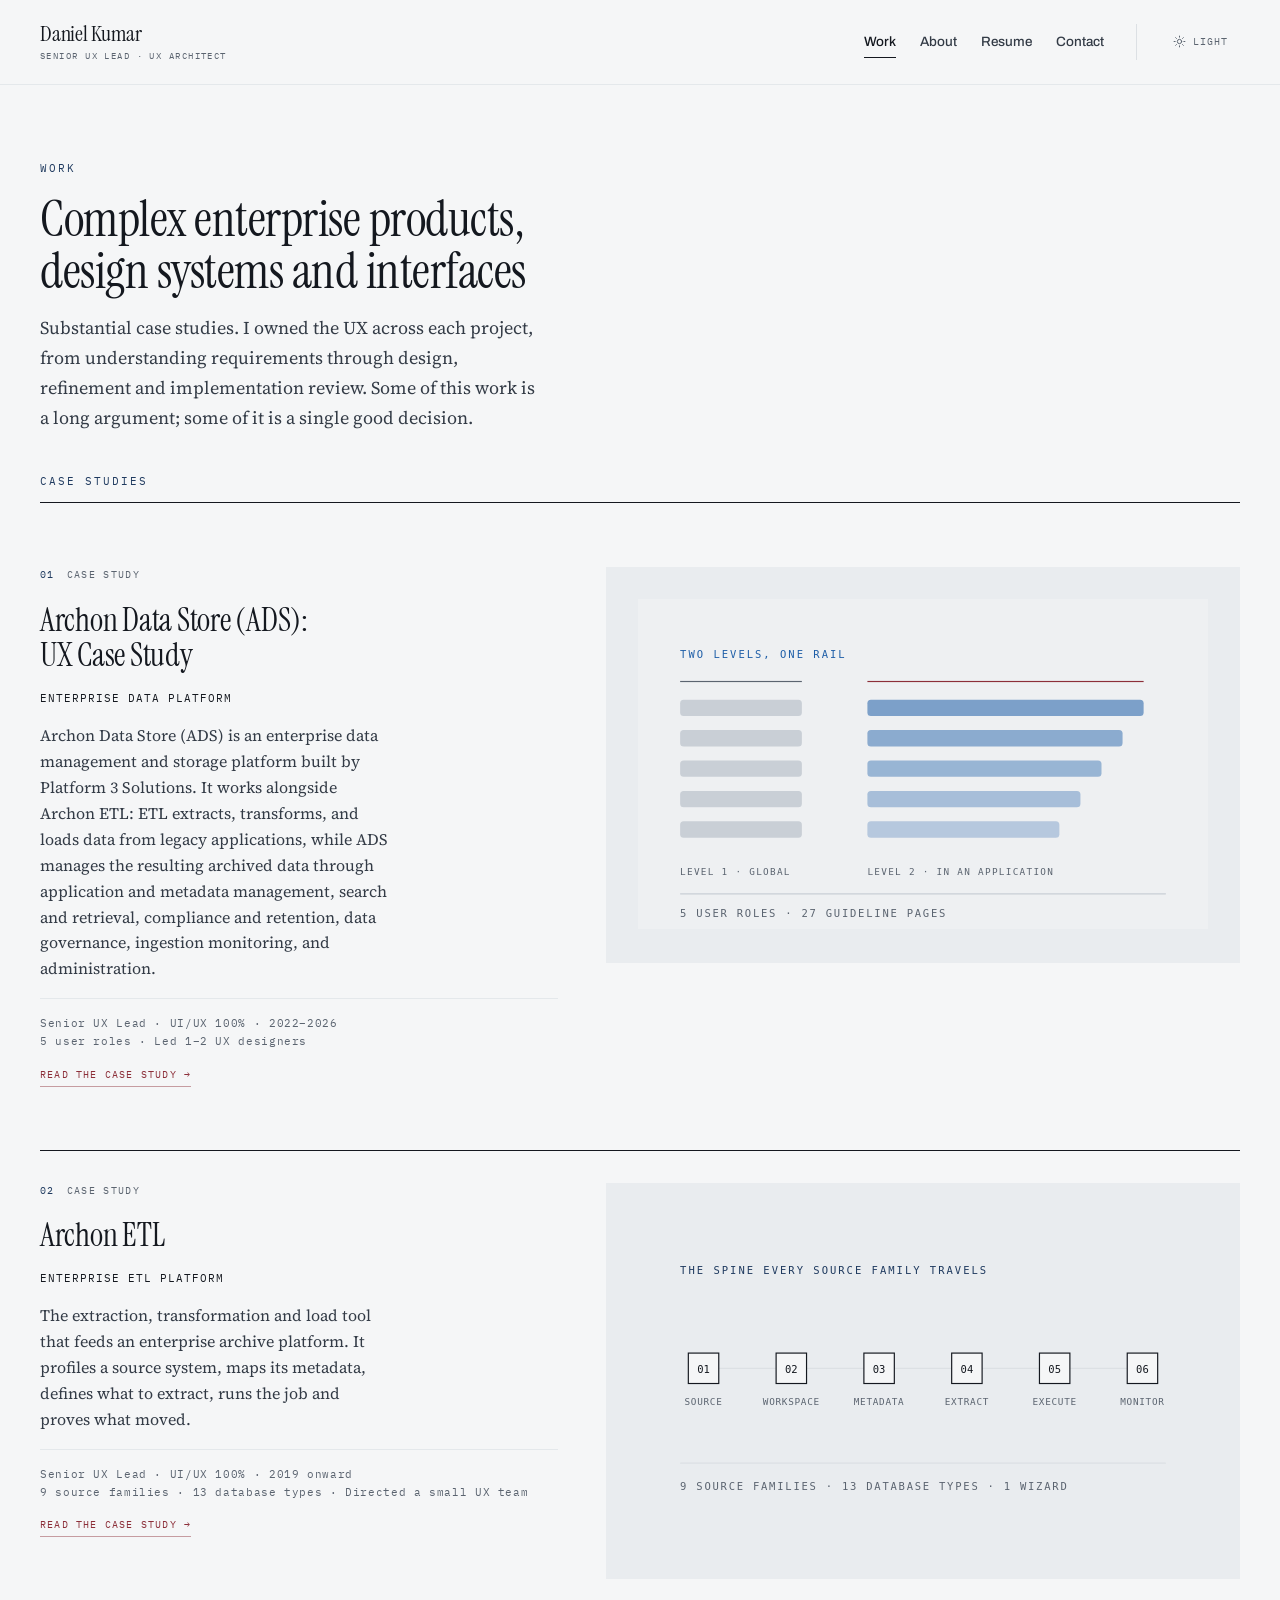
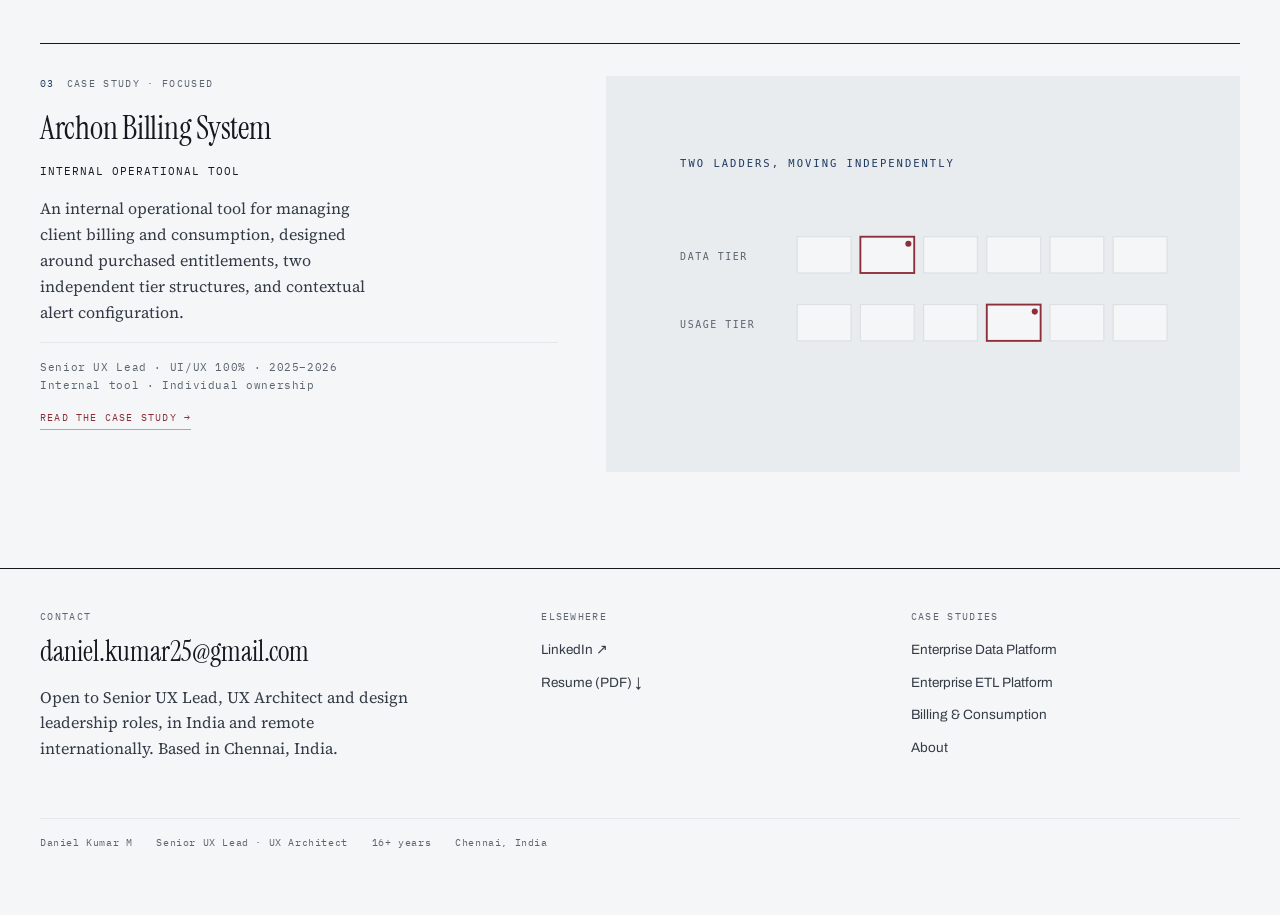
<file: work.html>
<!doctype html>
<html lang="en" data-theme="light">
<head>
  <!-- Google tag (gtag.js) -->
<script async src="https://www.googletagmanager.com/gtag/js?id=G-RJZS9MHS5L"></script>
<script>
  window.dataLayer = window.dataLayer || [];
  function gtag(){dataLayer.push(arguments);}
  gtag('js', new Date());

  gtag('config', 'G-RJZS9MHS5L');
</script>
<meta charset="utf-8">
<meta name="viewport" content="width=device-width, initial-scale=1">

<!-- ==========================================================================
     DANIEL KUMAR M · UX PORTFOLIO
     Senior UX Lead · UX Architect

     Double-click any .html file to open it. No server, no build step.

     WHERE THINGS LIVE
       index.html / work.html / about.html ....... the three main pages
       case-studies/*.html ....................... one file per case study
       assets/css/site.css ....................... ALL styling, every page
       assets/js/site.js ......................... theme control, anchors
       assets/ .................................. images, icons, Resume PDF

     EDITING
       · Page text  -> edit the HTML in that page's <main> below.
       · Colours    -> assets/css/site.css, the DESIGN TOKENS block at the top.
       · Header and footer are repeated in each file. Change one, change all
         six, a find-and-replace across the folder does it in one pass.
       · Images     -> drop a new file over the old one in assets/, same
         filename. No HTML editing needed.
     ========================================================================== -->

<title>Work · Daniel Kumar M</title>
<meta name="description" content="Enterprise UX case studies: an enterprise data platform, the ETL tool that feeds it, and an internal billing and consumption tool.">
<link rel="icon" type="image/png" href="assets/icons/favicon.png">

<!-- FONTS, needs internet. Without it the site falls back to Georgia / Arial
     and still reads correctly. -->
<link rel="preconnect" href="https://fonts.googleapis.com">
<link rel="preconnect" href="https://fonts.gstatic.com" crossorigin>
<link rel="stylesheet" href="https://fonts.googleapis.com/css2?family=Archivo:wght@400;500;600&family=IBM+Plex+Mono:wght@400;500&family=Instrument+Serif:ital@0;1&family=Source+Serif+4:ital,opsz,wght@0,8..60,400;0,8..60,600;1,8..60,400&display=swap">

<link rel="stylesheet" href="assets/css/site.css">

<!-- The only inline script on the site: it sets the theme before the first
     paint so the page never flashes the wrong background. -->
<script>(function(){try{var t=localStorage.getItem('dk-portfolio-theme')||((window.matchMedia&&window.matchMedia('(prefers-color-scheme: dark)').matches)?'dark':'light');document.documentElement.setAttribute('data-theme',t);}catch(e){}})();</script>
</head>

<body data-page="work">
<a class="skip" href="#main">Skip to content</a>

<!-- ==========================================================================
     NAVIGATION
     Four destinations only. The theme control is NOT a nav item, it sits in
     the .util zone, past a dividing rule, styled as a button.
     ========================================================================== -->
<header class="hdr">
  <div class="shell hdr-in">

    <a class="mark" href="index.html">Daniel Kumar<span>Senior UX Lead · UX Architect</span></a>

    <nav class="nav" aria-label="Primary">
      <a href="work.html" data-nav="work">Work</a>
      <a href="about.html" data-nav="about">About</a>
      <a href="assets/Daniel_Kumar_Resume.pdf" class="res" target="_blank" rel="noopener"
         aria-label="Resume (PDF, opens in a new tab)">Resume</a>
      <a href="#footer">Contact</a>
    </nav>

    <!-- UTILITY CONTROL, changes appearance, does not navigate. -->
    <div class="util">
      <button class="theme-btn" id="themeBtn" type="button">
        <span id="themeIcon"><svg viewBox="0 0 24 24" fill="none" stroke="currentColor" stroke-width="1.8" stroke-linecap="round" aria-hidden="true"><circle cx="12" cy="12" r="4"/><path d="M12 2v2M12 20v2M4.9 4.9l1.4 1.4M17.7 17.7l1.4 1.4M2 12h2M20 12h2M4.9 19.1l1.4-1.4M17.7 6.3l1.4-1.4"/></svg></span><span id="themeLabel">Light</span>
      </button>
    </div>

  </div>
</header>

<main id="main" class="shell" tabindex="-1">

<section class="band tight" aria-labelledby="h-widx" style="padding-top:var(--space-64);">
  <p class="hero-eb" style="margin-bottom:var(--space-16);">Work</p>
  <h1 id="h-widx" class="claim" style="max-width:22ch;">Complex enterprise products, design systems and interfaces</h1>
  <p class="hero-sub" style="margin-top:var(--space-16);">
    Substantial case studies. I owned the UX across each project, from understanding requirements through design, refinement and implementation review. Some of this work is a long argument; some of it is a single good decision.
</p>
  <div class="shead" style="margin-top:var(--space-40);">
    <span class="eb">Case studies</span>
    <!-- <span class="ct">Flagship first</span> -->
  </div>
  <div class="wlist"><a class="proj" style="border-top:none" href="case-studies/enterprise-data-platform.html">
        <!-- text column -->
        <span class="p-txt">
          <span class="idx"><span class="n">01</span><span class="f">Case study</span></span>
          <span class="prob">Archon Data Store (ADS): UX Case Study</span>
          <span class="nm">Enterprise Data Platform</span>
          <span class="desc">Archon Data Store (ADS) is an enterprise data management and storage platform built by Platform 3 Solutions. It works alongside Archon ETL: ETL extracts, transforms, and loads data from legacy applications, while ADS manages the resulting archived data through application and metadata management, search and retrieval, compliance and retention, data governance, ingestion monitoring, and administration.</span>
          <span class="meta">Senior UX Lead · UI/UX 100% · 2022–2026<br>5 user roles · Led 1–2 UX designers</span>
          <span class="go">Read the case study &rarr;</span>
        </span>
        <!-- image column -->
        <span class="thumb"><img class="thm-light" src="assets/ads/ads-two-level-rail.svg" width="487" height="282" loading="lazy"
           alt="Diagram: two navigation levels. Global destinations stay on the rail, application modules only inside an application."><img
           class="thm-dark" src="assets/ads/ads-two-level-rail.svg#dark" width="487" height="282" loading="lazy"
           alt="Diagram: two navigation levels. Global destinations stay on the rail, application modules only inside an application."></span>
      </a><a class="proj" href="case-studies/enterprise-etl-platform.html">
        <!-- text column -->
        <span class="p-txt">
          <span class="idx"><span class="n">02</span><span class="f">Case study</span></span>
          <span class="prob">Archon ETL</span>
          <span class="nm">Enterprise ETL Platform</span>
          <span class="desc">The extraction, transformation and load tool that feeds an enterprise archive platform. It profiles a source system, maps its metadata, defines what to extract, runs the job and proves what moved.</span>
          <span class="meta">Senior UX Lead · UI/UX 100% · 2019 onward<br>9 source families · 13 database types · Directed a small UX team</span>
          <span class="go">Read the case study &rarr;</span>
        </span>
        <!-- image column -->
        <span class="thumb"><img src="assets/etl/etl-six-stage-spine.svg" width="487" height="282" loading="lazy"
           alt="Diagram: the six-stage spine every source family travels: source profile, workspace, metadata entity, extraction entity, execution, monitoring."></span>
      </a><a class="proj" href="case-studies/billing-consumption.html">
        <!-- text column -->
        <span class="p-txt">
          <span class="idx"><span class="n">03</span><span class="f">Case study · Focused</span></span>
          <span class="prob">Archon Billing System</span>
          <span class="nm">Internal Operational Tool</span>
          <span class="desc">An internal operational tool for managing client billing and consumption, designed around purchased entitlements, two independent tier structures, and contextual alert configuration.</span>
          <span class="meta">Senior UX Lead · UI/UX 100% · 2025–2026<br>Internal tool · Individual ownership</span>
          <span class="go">Read the case study &rarr;</span>
        </span>
        <!-- image column -->
        <span class="thumb"><img class="thm-light" src="assets/billing/billing-two-tier-ladders.svg" width="487" height="282" loading="lazy"
           alt="Diagram: a client sits on a data tier and a usage tier at the same time, and the two move independently."><img
           class="thm-dark" src="assets/billing/billing-two-tier-ladders.svg#dark" width="487" height="282" loading="lazy"
           alt="Diagram: a client sits on a data tier and a usage tier at the same time, and the two move independently."></span>
      </a></div>
</section>
</main>

<!-- ==========================================================================
     FOOTER
     Edit your email, LinkedIn and Behance links here. Repeated on every page.
     ========================================================================== -->
<footer class="ftr" id="footer">
  <div class="shell">
    <div class="ftr-in">

      <div>
        <h2>Contact</h2>
        <a class="em" href="mailto:daniel.kumar25@gmail.com">daniel.kumar25@gmail.com</a>
        <p class="av">Open to Senior UX Lead, UX Architect and design leadership roles,
          in India and remote internationally. Based in Chennai, India.</p>
      </div>

      <div>
        <h2>Elsewhere</h2>
        <ul>
          <li><a href="https://www.linkedin.com/in/daniel-kumar-m-955b53129/" target="_blank" rel="noopener">LinkedIn ↗</a></li>
          <!-- <li><a href="https://www.behance.net/danielkumar25" target="_blank" rel="noopener">Behance ↗</a></li> -->
          <li><a href="assets/Daniel_Kumar_Resume.pdf" target="_blank" rel="noopener">Resume (PDF) ↓</a></li>
        </ul>
      </div>

      <nav aria-label="Footer">
        <h2>Case studies</h2>
        <ul>
          <li><a href="case-studies/enterprise-data-platform.html">Enterprise Data Platform</a></li>
          <li><a href="case-studies/enterprise-etl-platform.html">Enterprise ETL Platform</a></li>
          <li><a href="case-studies/billing-consumption.html">Billing &amp; Consumption</a></li>
          <li><a href="about.html">About</a></li>
        </ul>
      </nav>

    </div>
    <div class="colo">
      <span>Daniel Kumar M</span><span>Senior UX Lead · UX Architect</span>
      <span>16+ years</span><span>Chennai, India</span>
    </div>
  </div>
</footer>

<script src="assets/js/site.js" defer></script>
</body>
</html>
</file>
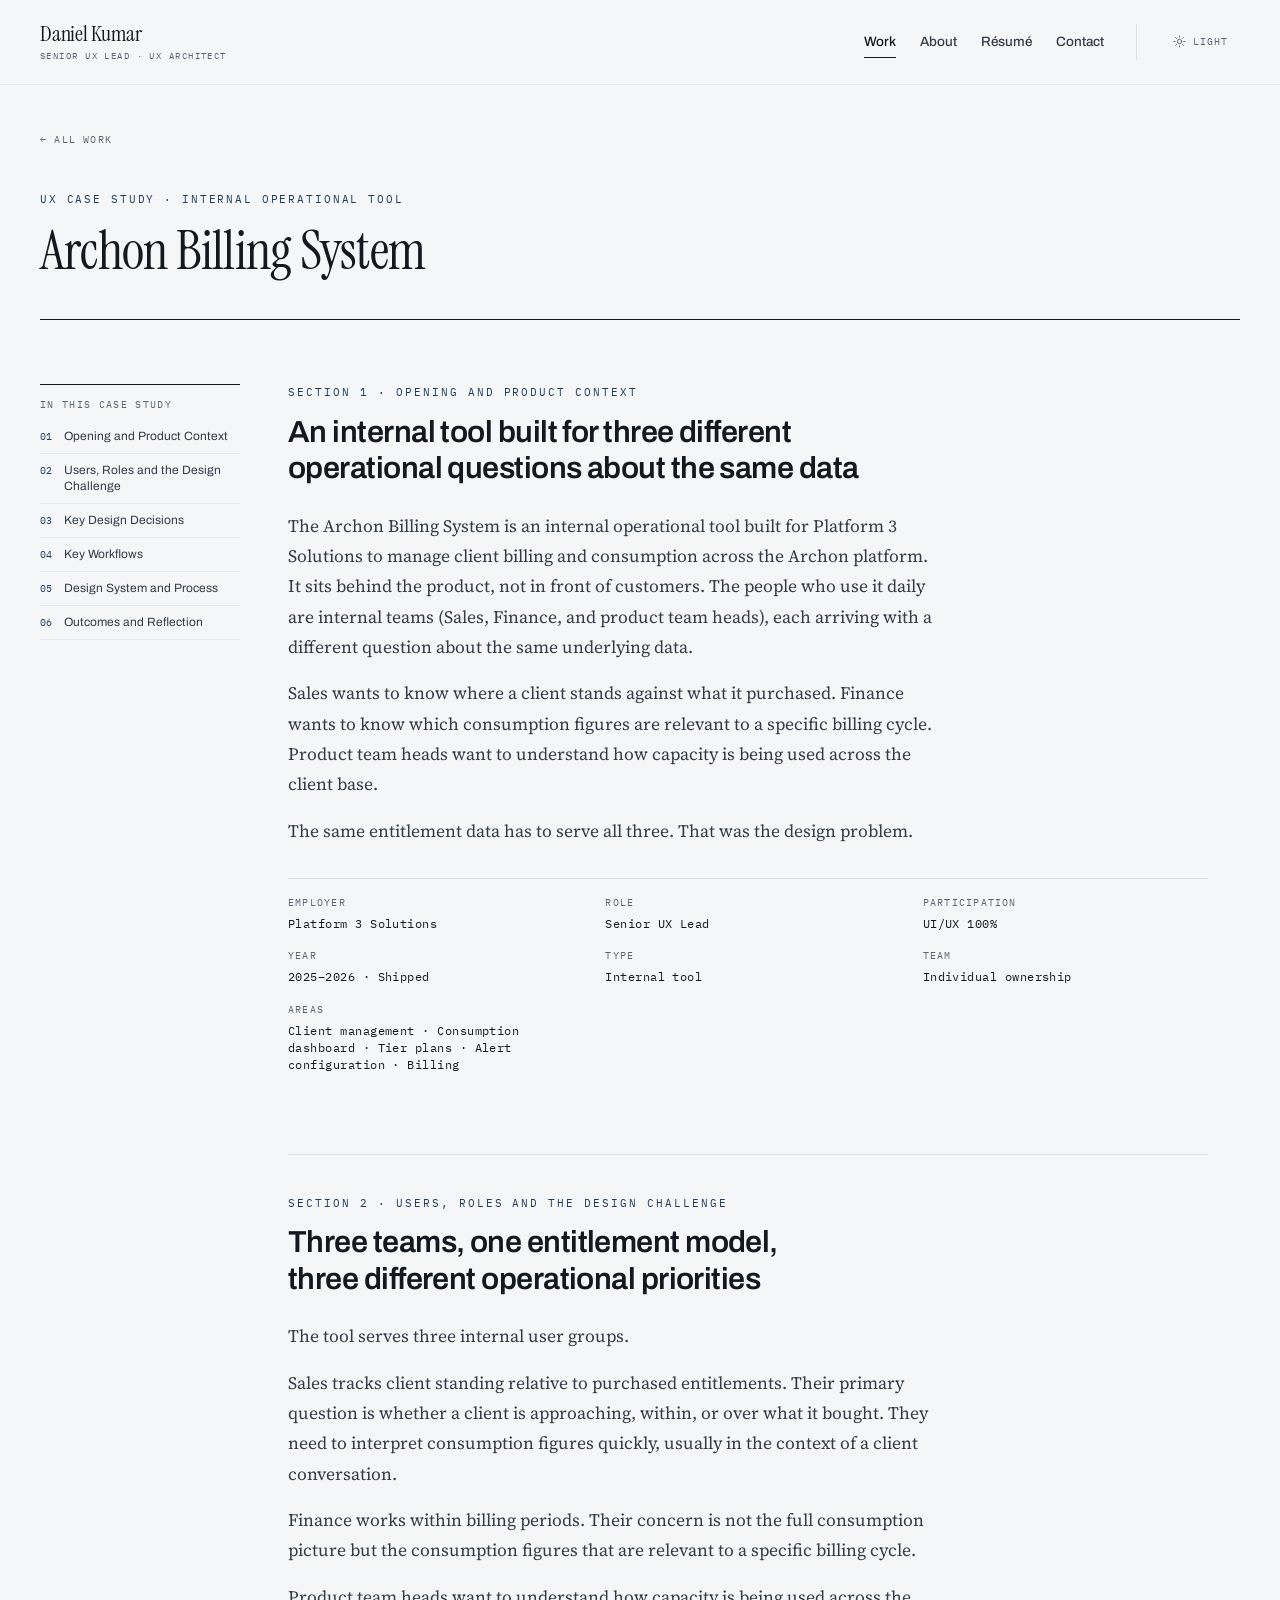
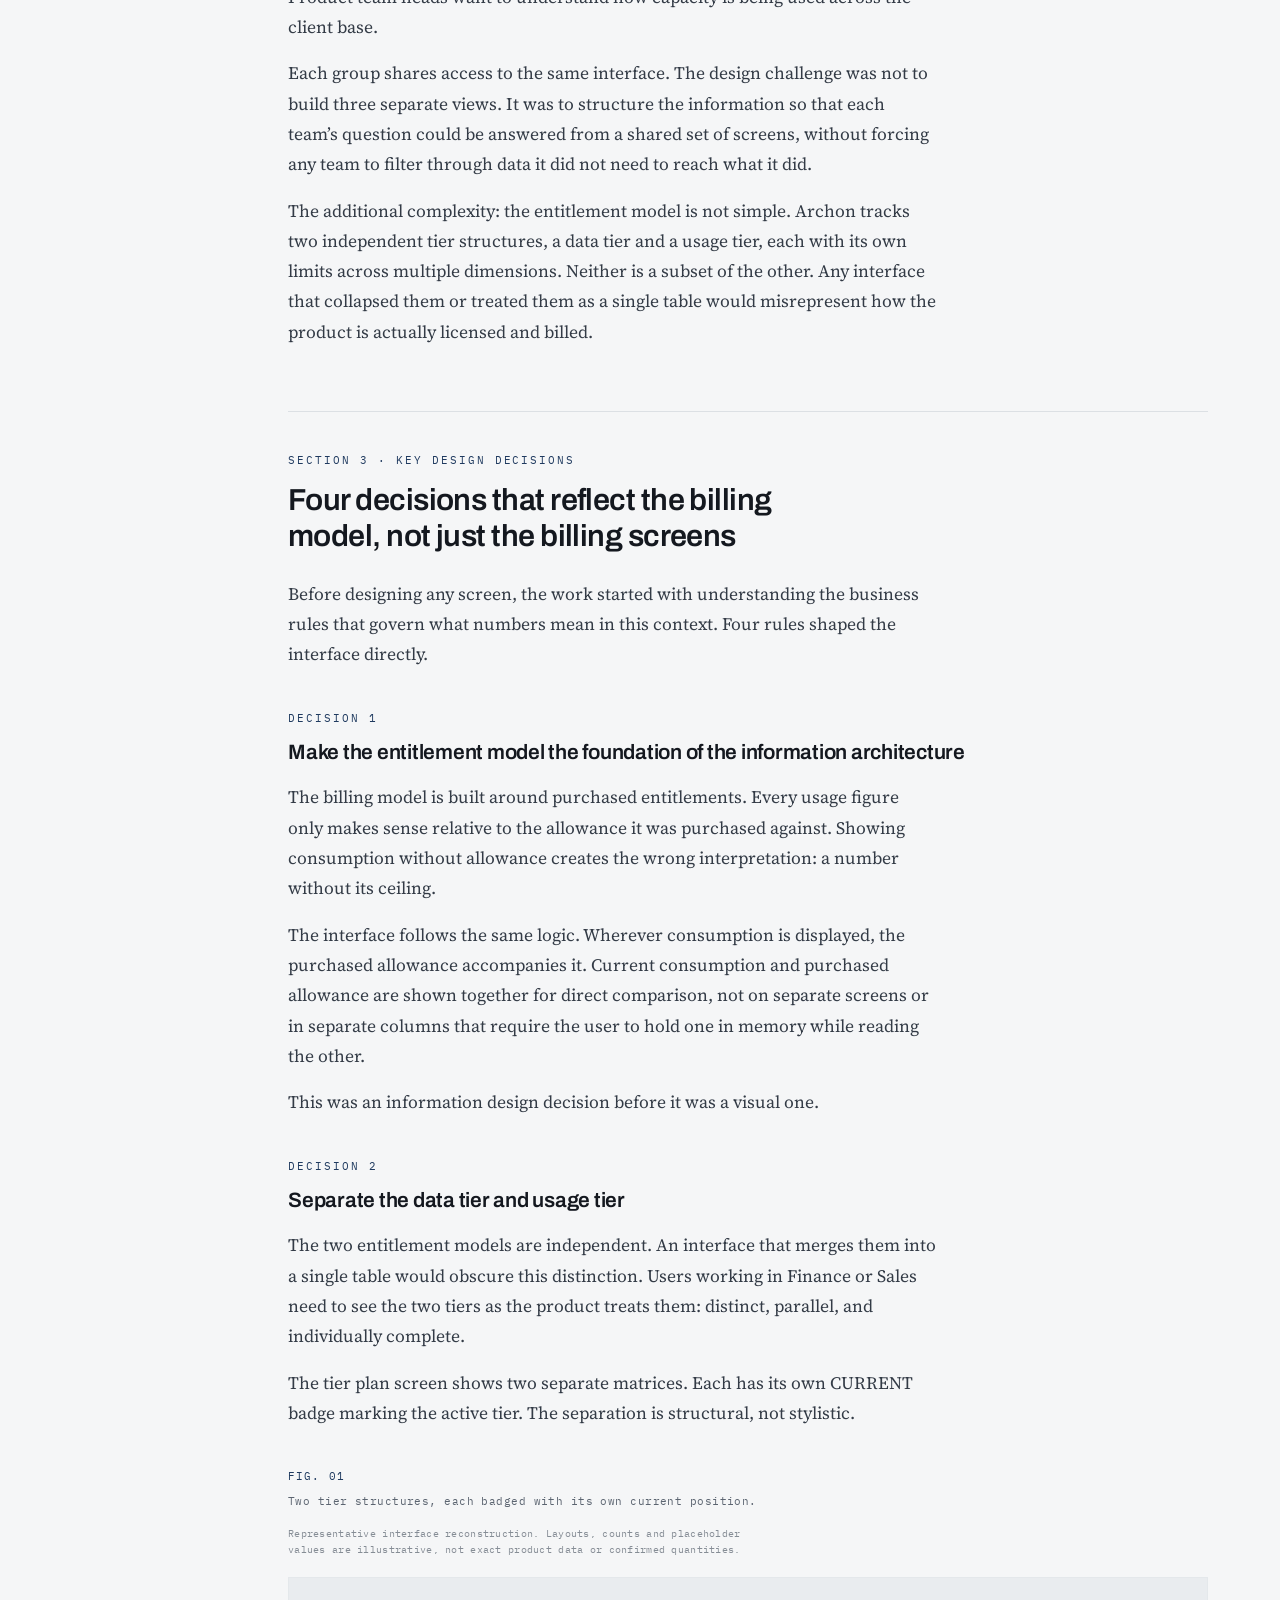
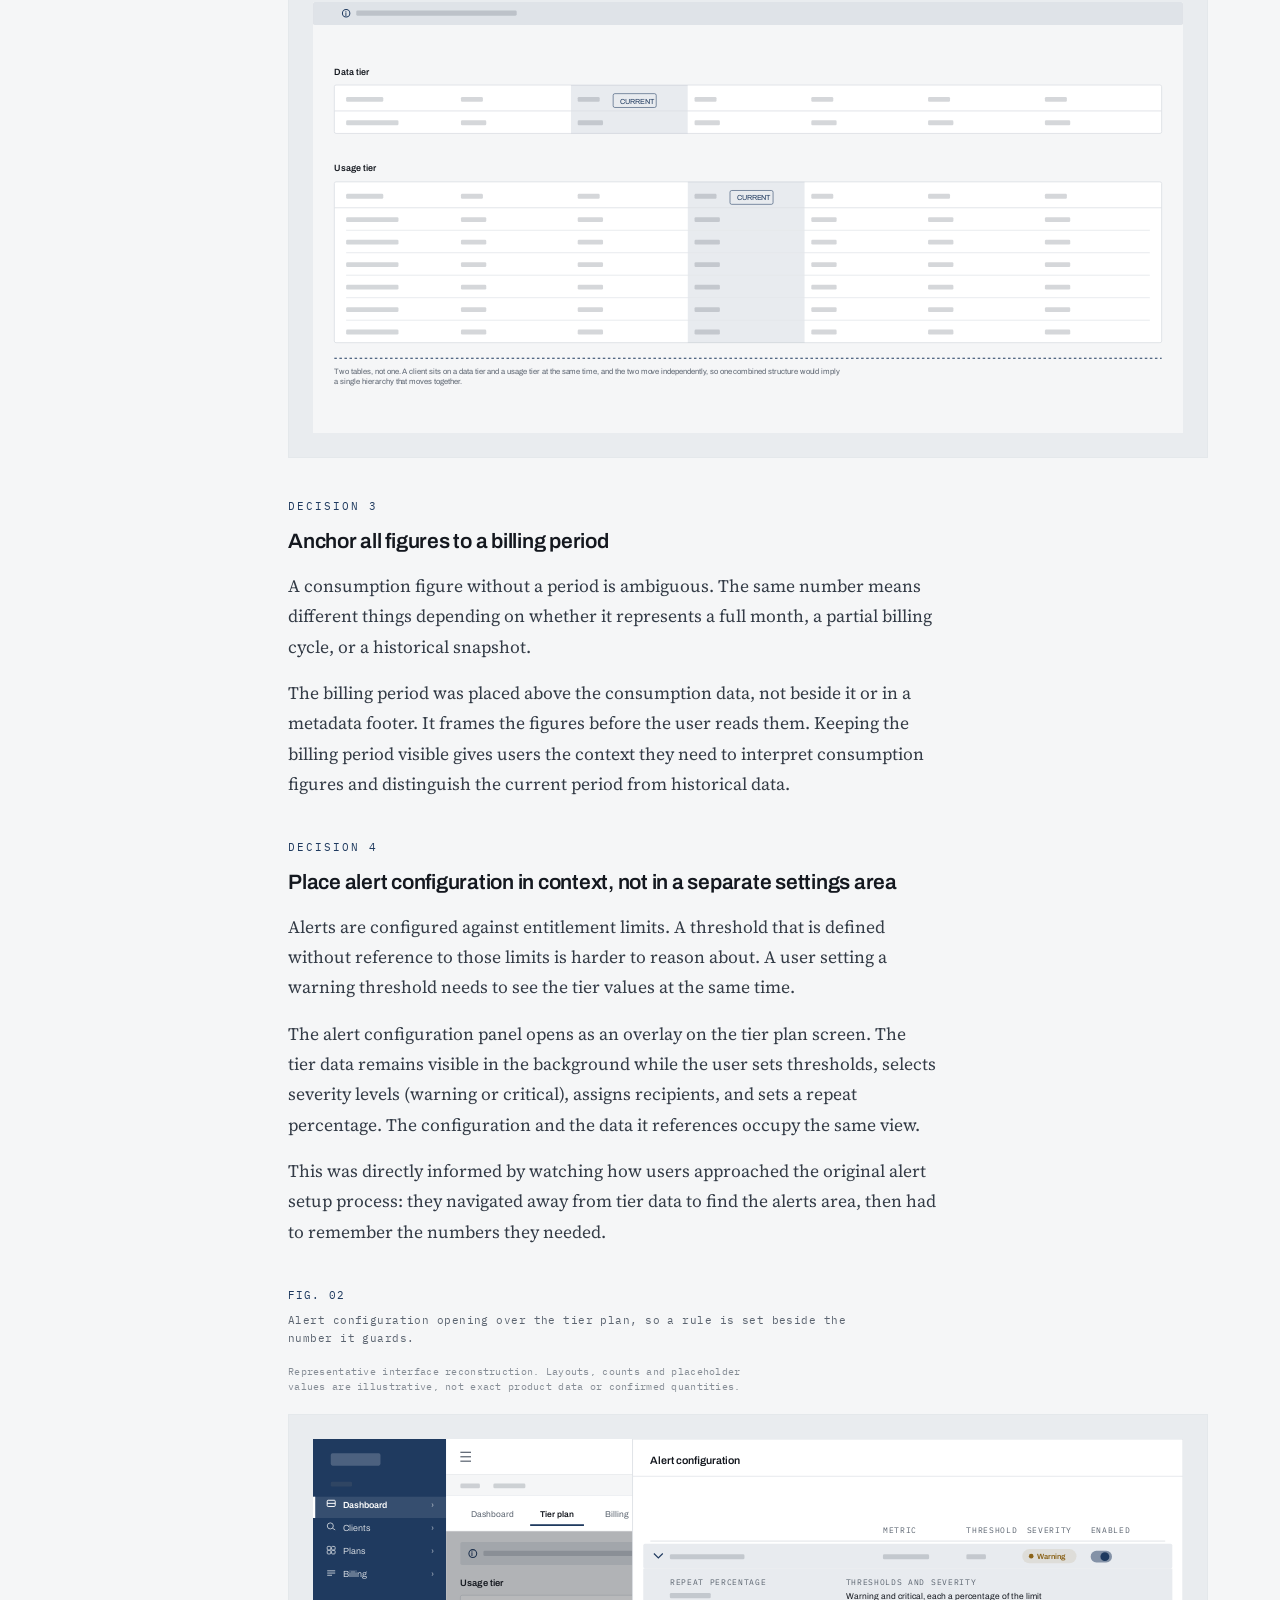
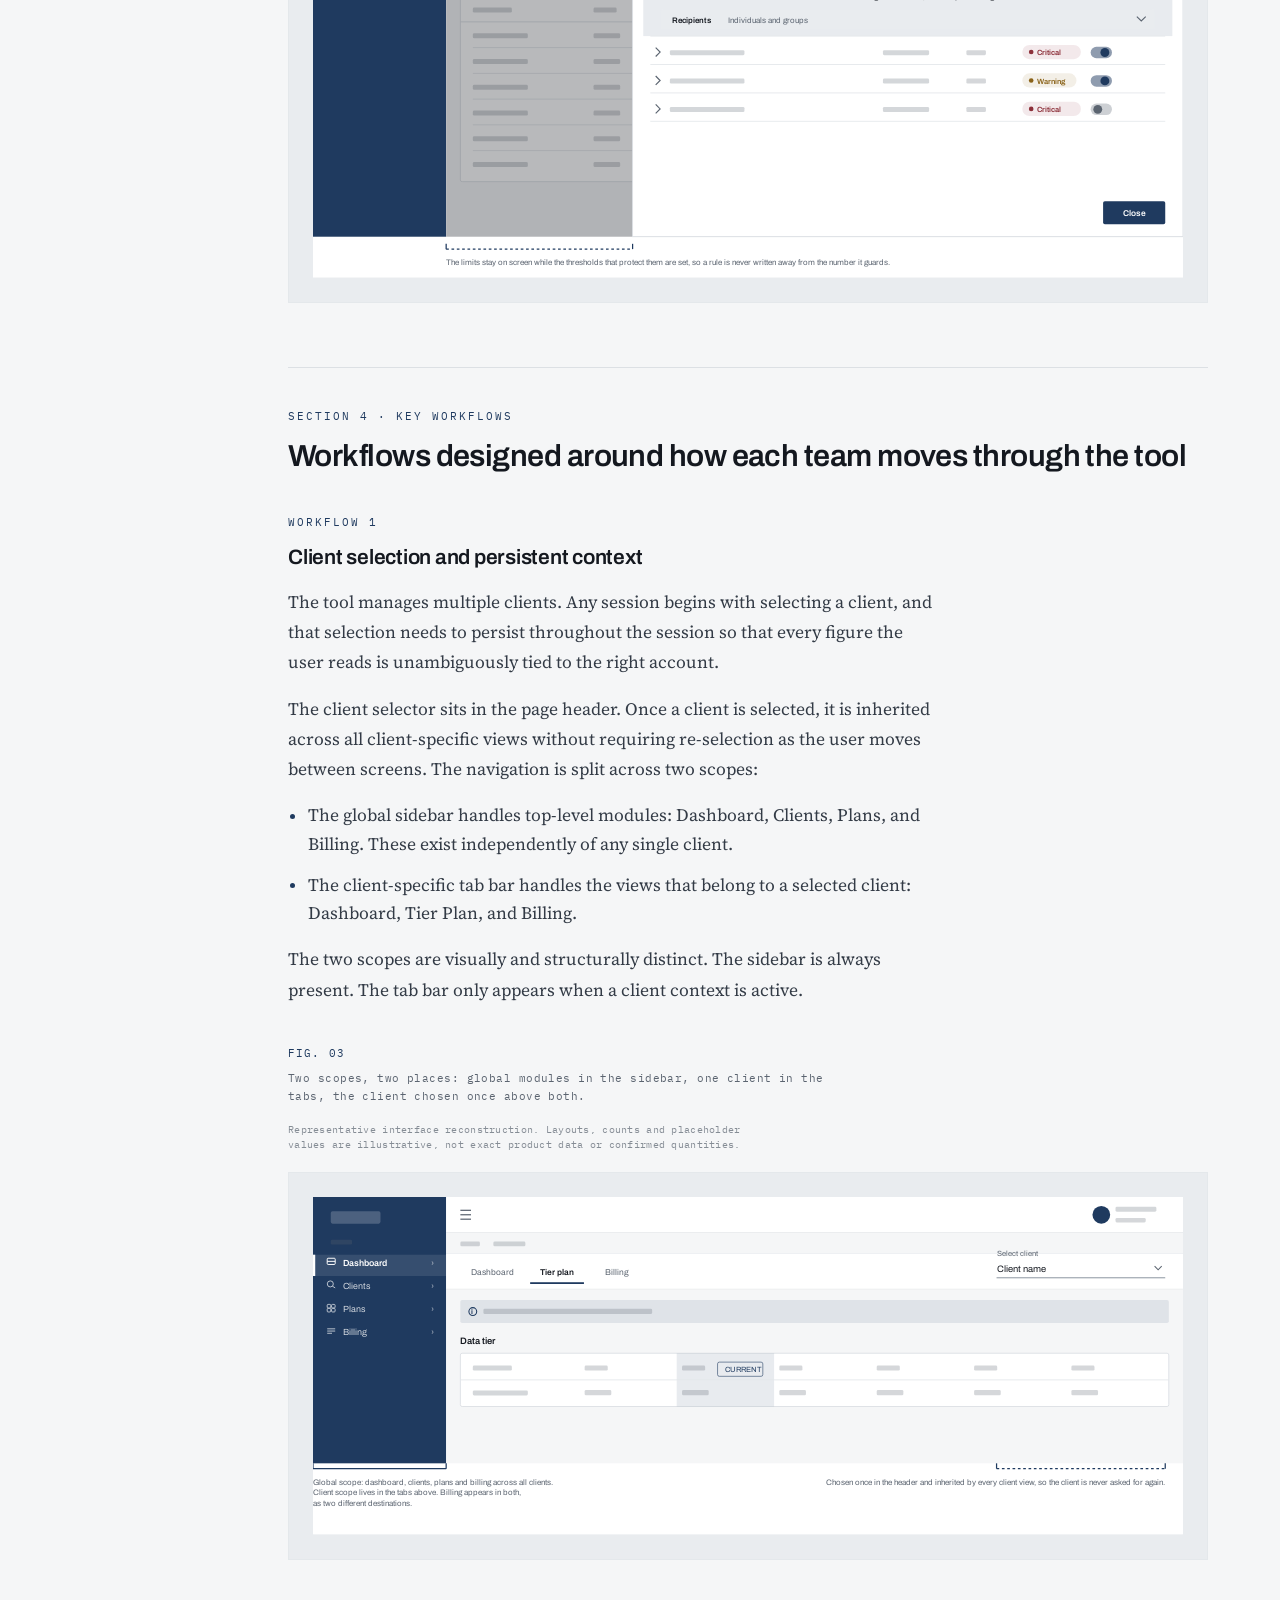
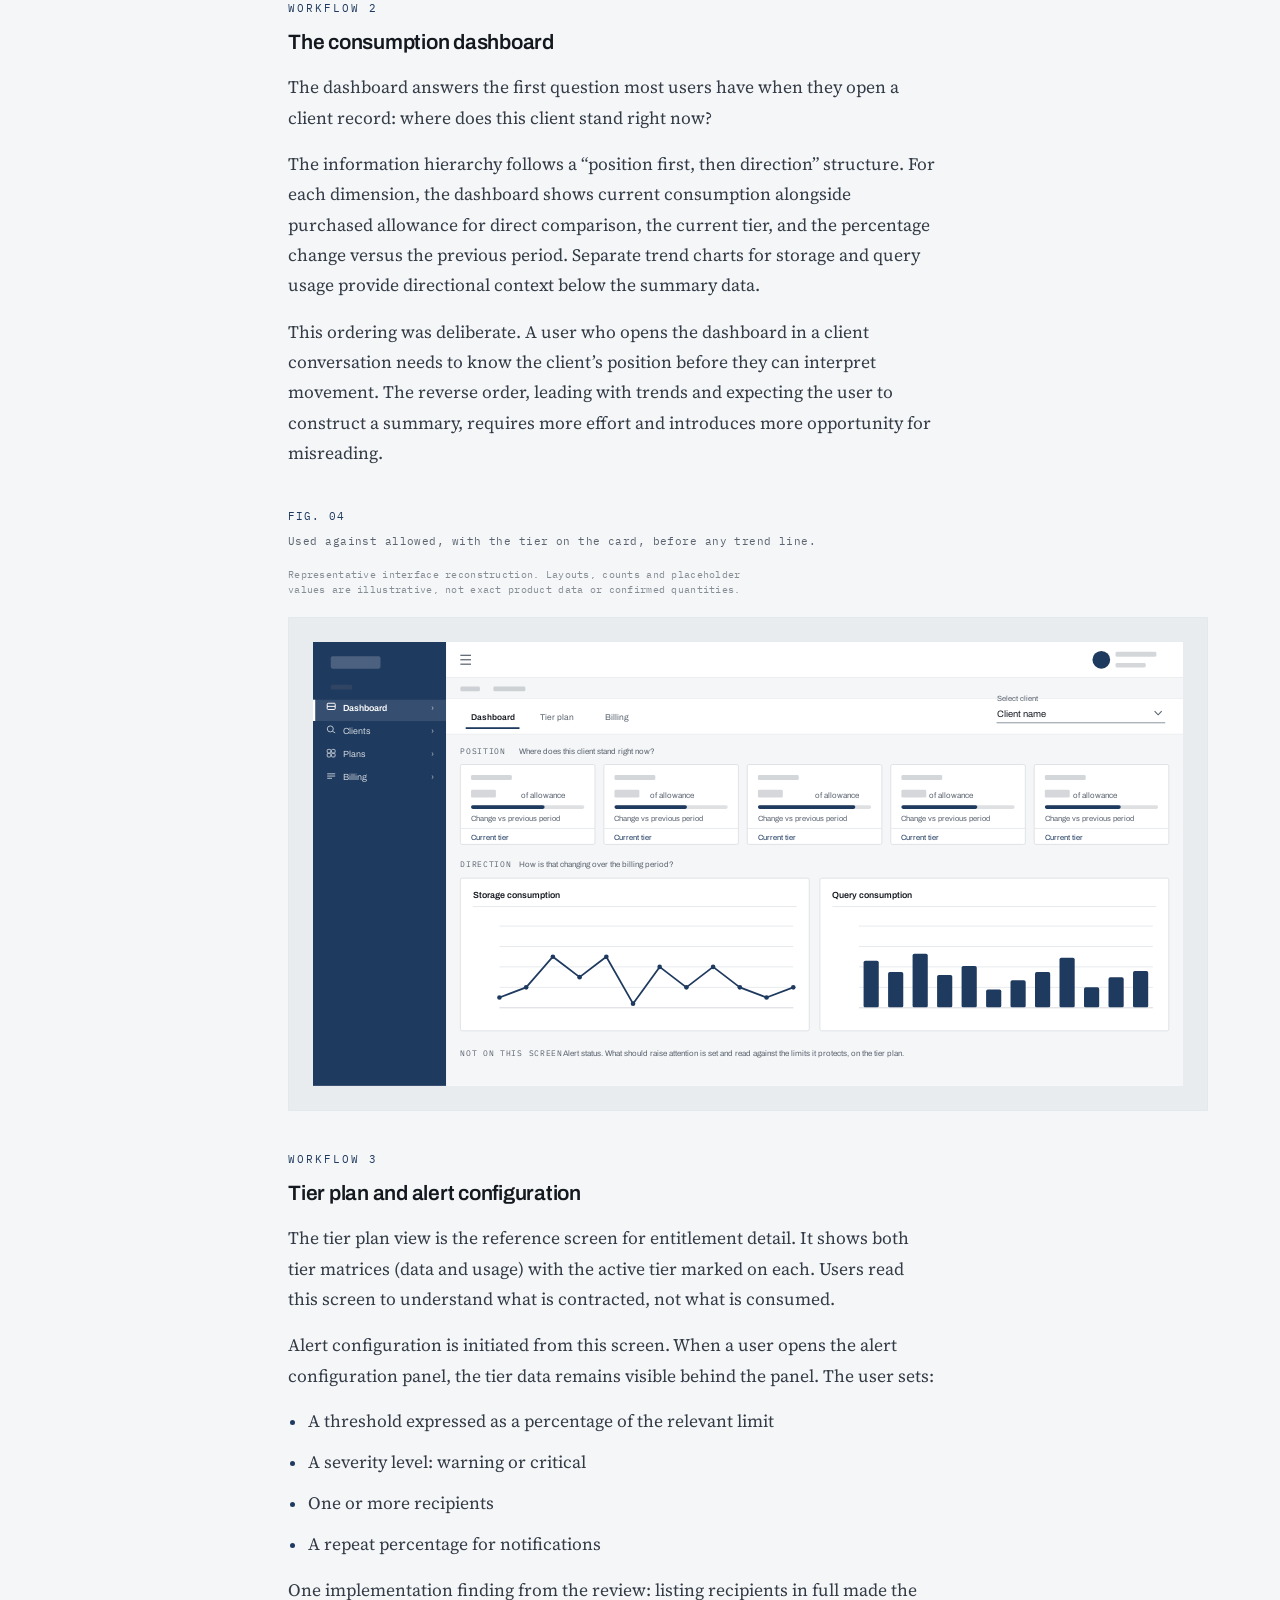
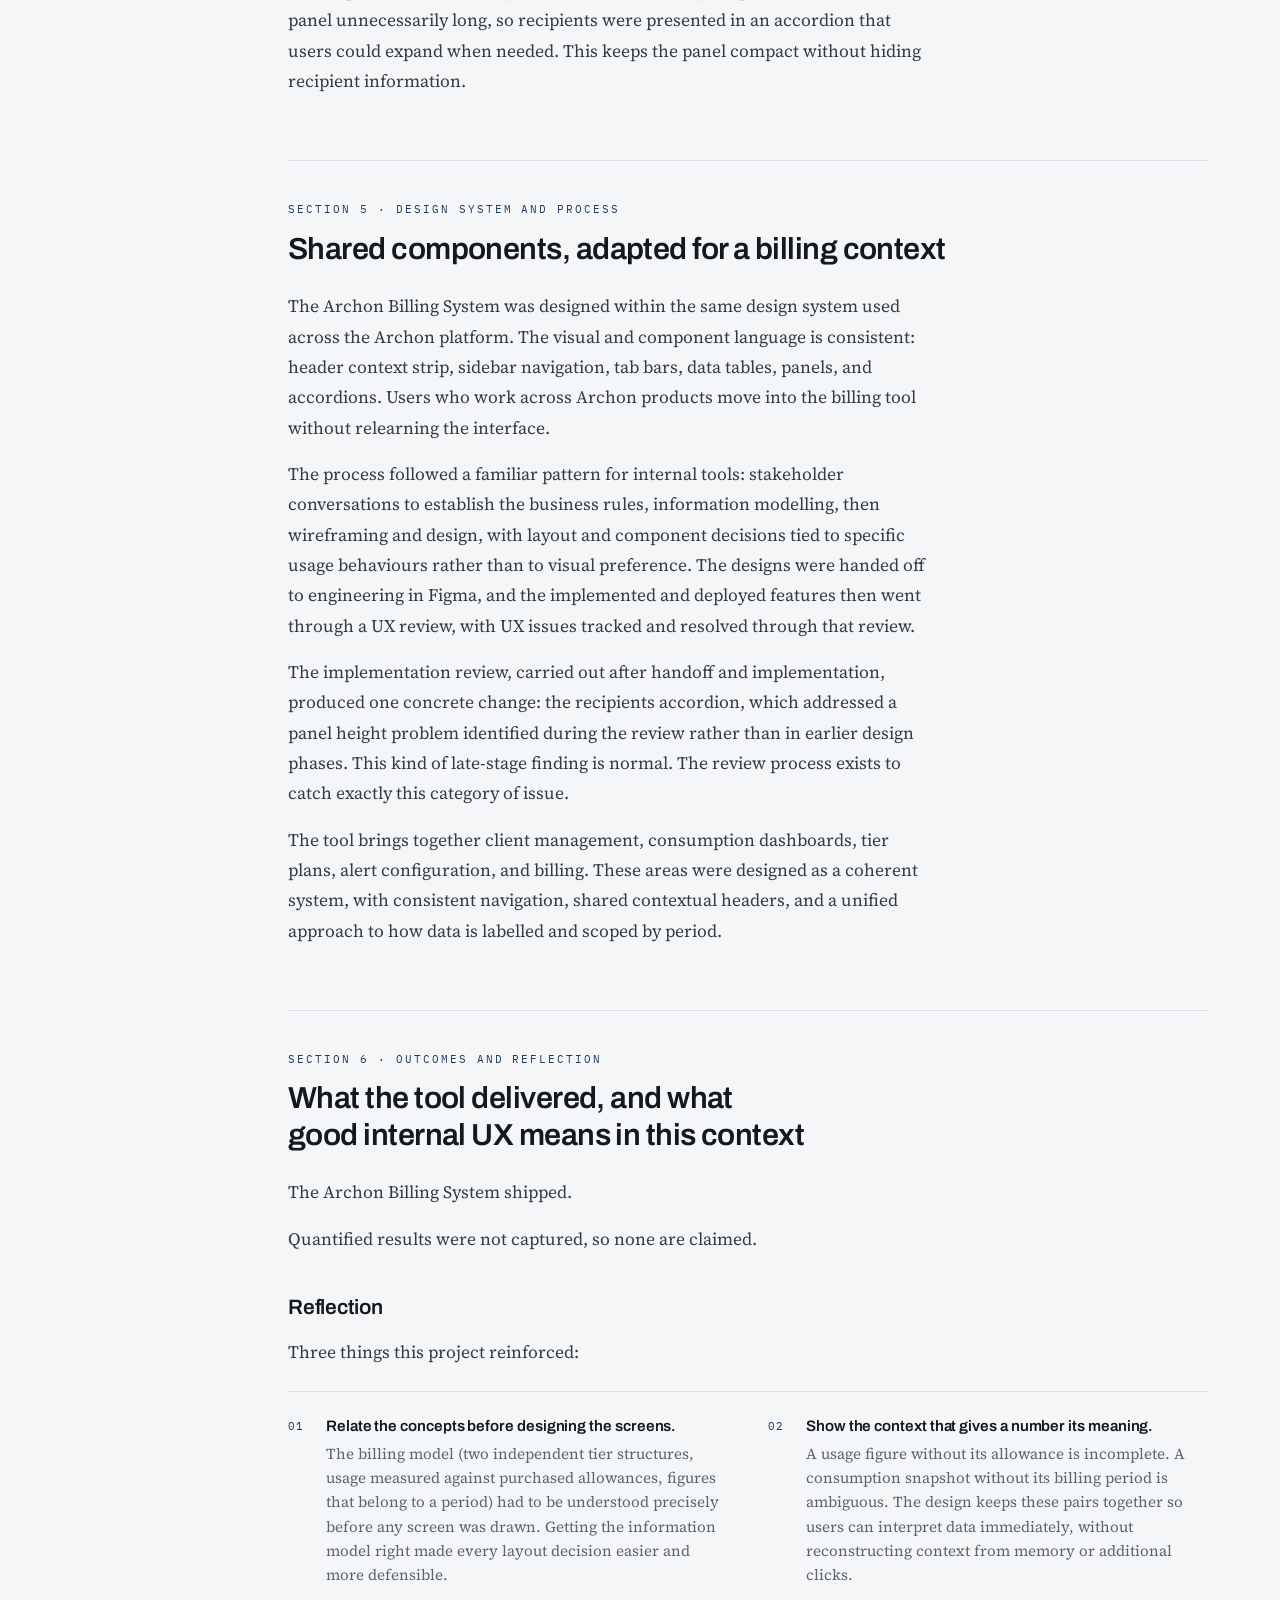
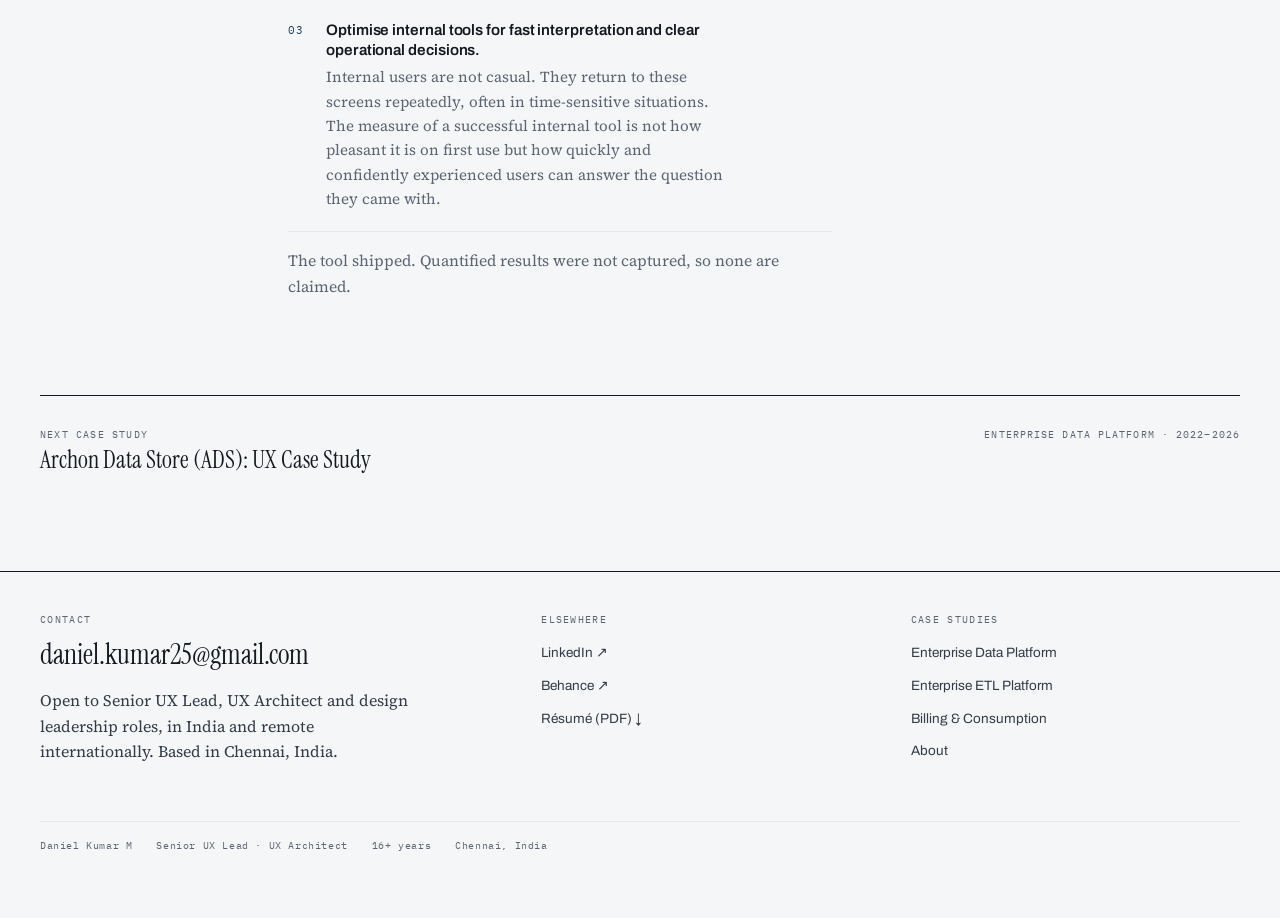
<file: case-studies/billing-consumption.html>
<!doctype html>
<html lang="en" data-theme="light">

<head>
  <meta charset="utf-8">
  <meta name="viewport" content="width=device-width, initial-scale=1">

  <!-- ==========================================================================
     DANIEL KUMAR M · UX PORTFOLIO
     Senior UX Lead · UX Architect

     Double-click any .html file to open it. No server, no build step.

     WHERE THINGS LIVE
       index.html / work.html / about.html ....... the three main pages
       case-studies/*.html ....................... one file per case study
       assets/css/site.css ....................... ALL styling, every page
       assets/js/site.js ......................... theme control, anchors
       assets/ .................................. images, icons, résumé PDF

     EDITING
       · Page text  -> edit the HTML in that page's <main> below.
       · Colours    -> assets/css/site.css, the DESIGN TOKENS block at the top.
       · Header and footer are repeated in each file. Change one, change all
         six, a find-and-replace across the folder does it in one pass.
       · Images     -> drop a new file over the old one in assets/, same
         filename. No HTML editing needed.
     ========================================================================== -->

  <title>Archon Billing System · UX Case Study · Daniel Kumar M</title>
  <meta name="description"
    content="UX case study: Archon Billing System, an internal operational tool built for Platform 3 Solutions to manage client billing and consumption across the Archon platform. Senior UX Lead, 2025–2026.">
  <link rel="icon" type="image/png" href="../assets/icons/favicon.png">

  <!-- FONTS, needs internet. Without it the site falls back to Georgia / Arial
     and still reads correctly. -->
  <link rel="preconnect" href="https://fonts.googleapis.com">
  <link rel="preconnect" href="https://fonts.gstatic.com" crossorigin>
  <link rel="stylesheet"
    href="https://fonts.googleapis.com/css2?family=Archivo:wght@400;500;600&family=IBM+Plex+Mono:wght@400;500&family=Instrument+Serif:ital@0;1&family=Source+Serif+4:ital,opsz,wght@0,8..60,400;0,8..60,600;1,8..60,400&display=swap">

  <link rel="stylesheet" href="../assets/css/site.css">

  <!-- PAGE-SCOPED ADDITIONS, Billing case study only. The layout follows the
     ADS case study: a sticky section index on the left, the case study as one
     column on the right. site.css has no sidebar-layout, sub-heading or
     in-text list component, so these rules live here, on shared tokens. -->
  <style>
    /* ===== LAYOUT: section index left, case study right ===== */
    .cs-layout {
      display: grid;
      grid-template-columns: 200px minmax(0, 1fr);
      gap: 0 var(--space-48);
      align-items: start;
      padding-top: var(--space-64);
    }

    .cs-side {
      position: sticky;
      top: var(--space-24);
      min-width: 0;
    }

    .cs-side .toc ol {
      grid-template-columns: minmax(0, 1fr);
    }

    .cs-side .toc li a {
      padding: 8px 0;
    }

    .cs-side .toc .t {
      font-size: 12px;
    }

    .ed.cs-flow {
      display: flex;
      flex-direction: column;
      align-items: stretch;
      max-width: 920px;
    }

    .ed.cs-flow .mg:empty {
      display: none;
    }

    .ed.cs-flow .mg.gap {
      margin-top: var(--space-64);
      padding-top: var(--space-40);
      border-top: 1px solid var(--border-default);
    }

    .ed.cs-flow .mg.gap:first-child {
      margin-top: 0;
      padding-top: 0;
      border-top: 0;
    }

    .ed.cs-flow .ct.gap {
      margin-top: var(--space-12);
      padding-top: 0;
      border-top: 0;
    }

    .ed.cs-flow .mg.gap-s,
    .ed.cs-flow .ct.gap-s {
      margin-top: var(--space-40);
    }

    .ed.cs-flow .mg:not(:empty)+.ct {
      margin-top: var(--space-12);
    }

    .ed.cs-flow .mg .cap,
    .ed.cs-flow .mg .dis {
      max-width: 80ch;
    }

    .ed.cs-flow .prose {
      max-width: 72ch;
    }

    /* Subsection headings (Decision 1, Workflow 1 ...), one step below the
       section claim, as on ADS. */
    .ed .cs-h {
      font-family: var(--font-ui);
      font-weight: 600;
      font-size: 1.3rem;
      line-height: 1.3;
      letter-spacing: -.012em;
      color: var(--fg-default);
      margin: 0;
      max-width: 60ch;
      text-wrap: balance;
    }

    .cs-h+.prose {
      margin-top: var(--space-16);
    }

    .cs-facts {
      grid-template-columns: repeat(3, minmax(0, 1fr));
      gap: 0 var(--space-32);
      margin-top: var(--space-32);
    }

    .cs-facts dd {
      line-height: 1.5;
    }

    .cs-list {
      list-style: none;
      margin: var(--space-16) 0 0;
      padding: 0;
      display: flex;
      flex-direction: column;
      gap: var(--space-12);
      max-width: 72ch;
      font-family: var(--font-reading);
      font-size: 1.09rem;
      line-height: 1.66;
      color: var(--fg-reading);
    }

    .cs-list li {
      position: relative;
      padding-left: var(--space-20);
    }

    .cs-list li::before {
      content: "";
      position: absolute;
      left: 2px;
      top: .74em;
      width: 5px;
      height: 5px;
      border-radius: 50%;
      background: var(--apparatus-default);
    }

    .cs-list+.prose {
      margin-top: var(--space-16);
    }

    /* Below 1024px a sidebar would squeeze the content: the index moves above
       the case study as a compact list. */
    @media (max-width:1024px) {
      .cs-layout {
        display: block;
        padding-top: var(--space-40);
      }

      .cs-side {
        position: static;
        margin-bottom: var(--space-48);
      }

      .cs-side .toc {
        border-top: 0;
        padding-top: 0;
      }

      .cs-side .toc ol {
        grid-template-columns: repeat(2, minmax(0, 1fr));
      }

      .ed.cs-flow {
        max-width: none;
      }
    }

    @media (max-width:900px) {
      .ed .cs-h {
        font-size: 1.2rem;
      }

      .cs-list {
        font-size: 1.02rem;
      }

      .cs-facts {
        grid-template-columns: repeat(2, minmax(0, 1fr));
        gap: 0 var(--space-24);
      }

      .ed.cs-flow .mg.gap {
        margin-top: var(--space-48);
        padding-top: var(--space-32);
      }

      .ed.cs-flow .mg.gap-s,
      .ed.cs-flow .ct.gap-s {
        margin-top: var(--space-32);
      }
    }

    @media (max-width:640px) {
      .cs-side .toc ol {
        grid-template-columns: minmax(0, 1fr);
        max-height: none;
      }

      .cs-side .toc li a {
        padding: 6px 0;
      }
    }

    @media (max-width:520px) {
      .cs-facts {
        grid-template-columns: minmax(0, 1fr);
      }
    }
  </style>

  <!-- The only inline script on the site: it sets the theme before the first
     paint so the page never flashes the wrong background. -->
  <script>(function () { try { var t = localStorage.getItem('dk-portfolio-theme') || ((window.matchMedia && window.matchMedia('(prefers-color-scheme: dark)').matches) ? 'dark' : 'light'); document.documentElement.setAttribute('data-theme', t); } catch (e) { } })();</script>
</head>

<body data-page="case-study">
  <a class="skip" href="#main">Skip to content</a>

  <!-- ==========================================================================
     NAVIGATION
     Four destinations only. The theme control is NOT a nav item, it sits in
     the .util zone, past a dividing rule, styled as a button.
     ========================================================================== -->
  <header class="hdr">
    <div class="shell hdr-in">

      <a class="mark" href="../index.html">Daniel Kumar<span>Senior UX Lead · UX Architect</span></a>

      <nav class="nav" aria-label="Primary">
        <a href="../work.html" data-nav="work">Work</a>
        <a href="../about.html" data-nav="about">About</a>
        <a href="../assets/Daniel_Kumar_Resume.pdf" class="res" target="_blank" rel="noopener"
          aria-label="Résumé (PDF, opens in a new tab)">Résumé</a>
        <a href="#footer">Contact</a>
      </nav>

      <!-- UTILITY CONTROL, changes appearance, does not navigate. -->
      <div class="util">
        <button class="theme-btn" id="themeBtn" type="button">
          <span id="themeIcon"><svg viewBox="0 0 24 24" fill="none" stroke="currentColor" stroke-width="1.8"
              stroke-linecap="round" aria-hidden="true">
              <circle cx="12" cy="12" r="4" />
              <path
                d="M12 2v2M12 20v2M4.9 4.9l1.4 1.4M17.7 17.7l1.4 1.4M2 12h2M20 12h2M4.9 19.1l1.4-1.4M17.7 6.3l1.4-1.4" />
            </svg></span><span id="themeLabel">Light</span>
        </button>
      </div>

    </div>
  </header>

  <main id="main" class="shell" tabindex="-1">
    <section class="cs-hero"><a class="back" href="../work.html">&larr; All work</a>
      <p class="cs-eb">UX Case Study &middot; Internal Operational Tool</p>
      <h1>Archon Billing System</h1>
    </section>
    <div class="cs-layout">
      <div class="cs-side">
        <nav class="toc" aria-label="Sections in this case study">
          <p class="toc-h">In this case study</p>
          <ol>
            <li><a href="#s-opening-and-product-context"><span class="n">01</span><span class="t">Opening and Product
                  Context</span></a></li>
            <li><a href="#s-users-roles-and-the-design-challenge"><span class="n">02</span><span class="t">Users, Roles
                  and the Design Challenge</span></a></li>
            <li><a href="#s-key-design-decisions"><span class="n">03</span><span class="t">Key Design
                  Decisions</span></a></li>
            <li><a href="#s-key-workflows"><span class="n">04</span><span class="t">Key Workflows</span></a></li>
            <li><a href="#s-design-system-and-process"><span class="n">05</span><span class="t">Design System and
                  Process</span></a></li>
            <li><a href="#s-outcomes-and-reflection"><span class="n">06</span><span class="t">Outcomes and
                  Reflection</span></a></li>
          </ol>
        </nav>
      </div>
    <section class="ed cs-flow">

      <!-- ===== SECTION 1 · OPENING AND PRODUCT CONTEXT ===== -->
      <div class="mg gap" id="s-opening-and-product-context"><span class="eb">Section 1 &middot; Opening and Product
          Context</span></div>
      <div class="ct gap">
        <h2 class="claim">An internal tool built for three different operational questions about the same data</h2>
        <div class="prose">
          <p>The Archon Billing System is an internal operational tool built for Platform 3 Solutions to manage client
            billing and consumption across the Archon platform. It sits behind the product, not in front of customers.
            The people who use it daily are internal teams (Sales, Finance, and product team heads), each arriving
            with a different question about the same underlying data.</p>
          <p>Sales wants to know where a client stands against what it purchased. Finance wants to know which
            consumption figures are relevant to a specific billing cycle. Product team heads want to understand how
            capacity is being used across the client base.</p>
          <p>The same entitlement data has to serve all three. That was the design problem.</p>
        </div>
        <dl class="facts cs-facts">
          <div>
            <dt>Employer</dt>
            <dd>Platform 3 Solutions</dd>
          </div>
          <div>
            <dt>Role</dt>
            <dd>Senior UX Lead</dd>
          </div>
          <div>
            <dt>Participation</dt>
            <dd>UI/UX 100%</dd>
          </div>
          <div>
            <dt>Year</dt>
            <dd>2025–2026 · Shipped</dd>
          </div>
          <div>
            <dt>Type</dt>
            <dd>Internal tool</dd>
          </div>
          <div>
            <dt>Team</dt>
            <dd>Individual ownership</dd>
          </div>
          <div>
            <dt>Areas</dt>
            <dd>Client management · Consumption dashboard · Tier plans · Alert configuration · Billing</dd>
          </div>
        </dl>
      </div>

      <!-- ===== SECTION 2 · USERS, ROLES AND THE DESIGN CHALLENGE ===== -->
      <div class="mg gap" id="s-users-roles-and-the-design-challenge"><span class="eb">Section 2 &middot; Users, Roles
          and the Design Challenge</span></div>
      <div class="ct gap">
        <h2 class="claim">Three teams, one entitlement model, three different operational priorities</h2>
        <div class="prose">
          <p>The tool serves three internal user groups.</p>
          <p>Sales tracks client standing relative to purchased entitlements. Their primary question is whether a
            client is approaching, within, or over what it bought. They need to interpret consumption figures quickly,
            usually in the context of a client conversation.</p>
          <p>Finance works within billing periods. Their concern is not the full consumption picture but the
            consumption figures that are relevant to a specific billing cycle.</p>
          <p>Product team heads want to understand how capacity is being used across the client base.</p>
          <p>Each group shares access to the same interface. The design challenge was not to build three separate
            views. It was to structure the information so that each team’s question could be answered from a shared
            set of screens, without forcing any team to filter through data it did not need to reach what it did.</p>
          <p>The additional complexity: the entitlement model is not simple. Archon tracks two independent tier
            structures, a data tier and a usage tier, each with its own limits across multiple dimensions. Neither is
            a subset of the other. Any interface that collapsed them or treated them as a single table would
            misrepresent how the product is actually licensed and billed.</p>
        </div>
      </div>

      <!-- ===== SECTION 3 · KEY DESIGN DECISIONS ===== -->
      <div class="mg gap" id="s-key-design-decisions"><span class="eb">Section 3 &middot; Key Design Decisions</span>
      </div>
      <div class="ct gap">
        <h2 class="claim">Four decisions that reflect the billing model, not just the billing screens</h2>
        <div class="prose">
          <p>Before designing any screen, the work started with understanding the business rules that govern what
            numbers mean in this context. Four rules shaped the interface directly.</p>
        </div>
      </div>
      <div class="mg gap-s"><span class="eb">Decision 1</span></div>
      <div class="ct gap-s">
        <h3 class="cs-h">Make the entitlement model the foundation of the information architecture</h3>
        <div class="prose">
          <p>The billing model is built around purchased entitlements. Every usage figure only makes sense relative to
            the allowance it was purchased against. Showing consumption without allowance creates the wrong
            interpretation: a number without its ceiling.</p>
          <p>The interface follows the same logic. Wherever consumption is displayed, the purchased allowance
            accompanies it. Current consumption and purchased allowance are shown together for direct comparison, not
            on separate screens or in separate columns that require the user to hold one in memory while reading the
            other.</p>
          <p>This was an information design decision before it was a visual one.</p>
        </div>
      </div>
      <div class="mg gap-s"><span class="eb">Decision 2</span></div>
      <div class="ct gap-s">
        <h3 class="cs-h">Separate the data tier and usage tier</h3>
        <div class="prose">
          <p>The two entitlement models are independent. An interface that merges them into a single table would
            obscure this distinction. Users working in Finance or Sales need to see the two tiers as the product treats
            them: distinct, parallel, and individually complete.</p>
          <p>The tier plan screen shows two separate matrices. Each has its own CURRENT badge marking the active tier.
            The separation is structural, not stylistic.</p>
        </div>
      </div>
      <div class="mg gap-s"><span class="fn">FIG. 01</span><span class="cap" id="cap-fig-01">Two tier structures, each badged with its own current position.</span><span
          class="dis">Representative interface reconstruction. Layouts, counts and placeholder values are
          illustrative, not exact product data or confirmed quantities.</span></div>
      <div class="ct gap-s">
        <figure style="margin:0;" role="figure" aria-labelledby="cap-fig-01">
          <div class="fig" aria-label="FIG. 01"><svg viewBox="0 0 980 486" xmlns="http://www.w3.org/2000/svg" role="img"
              aria-label="Reconstruction of the tier plan. Two separate matrices are stacked: the data tier above and the usage tier below. Each matrix carries its own CURRENT badge on the active tier, because a client sits on a data tier and a usage tier at the same time and the two move independently, so one combined table would imply a single hierarchy. Tier names, parameters and values are shown as neutral placeholders, and the numbers of tiers, rows and cards are illustrative, not confirmed quantities.">
              <rect width="980" height="486" fill="var(--bg-surface)" />
              <rect x="0" y="0" width="980" height="486" fill="var(--bg-page)" />
              <rect x="0" y="0" width="980" height="26" rx="2" fill="var(--apparatus-default)" opacity="0.1" />
              <g transform="translate(24 0) scale(0.951 0.974)">
              <circle cx="14" cy="13" r="4.4" fill="none" stroke="var(--apparatus-default)" stroke-width="1.2" /><text
                x="13.4" y="16.2" font-family="Archivo,Helvetica Neue,Arial,sans-serif" font-size="8"
                fill="var(--apparatus-default)" text-anchor="middle" font-weight="700">i</text><rect x="26" y="9.9" width="190" height="5.9" rx="1.5" fill="var(--fg-muted)" opacity="0.26" />
              
              
              <text x="0" y="84" font-family="Archivo,Helvetica Neue,Arial,sans-serif" font-size="10.5"
                fill="var(--fg-default)" text-anchor="start" font-weight="600">Data tier</text>
              <rect x="0" y="96" width="980" height="56" rx="2" fill="var(--bg-surface)" stroke="var(--border-default)"
                stroke-width="1" /><rect x="150" y="109.9" width="26" height="5.6" rx="1.5" fill="var(--fg-muted)" opacity="0.26" />
              <rect x="280.3" y="96" width="138.3" height="56" fill="var(--apparatus-default)" opacity="0.1" /><rect x="288.3" y="109.9" width="26" height="5.6" rx="1.5" fill="var(--fg-muted)" opacity="0.26" />
              <rect x="330.3" y="106" width="51" height="16" rx="2" fill="none" stroke="var(--apparatus-default)"
                stroke-width="0.8" opacity="0.8" /><text x="338.3" y="117.5"
                font-family="Archivo,Helvetica Neue,Arial,sans-serif" font-size="8.5" fill="var(--apparatus-default)"
                text-anchor="start">CURRENT</text><rect x="426.7" y="109.9" width="26" height="5.6" rx="1.5" fill="var(--fg-muted)" opacity="0.26" /><rect x="565" y="109.9" width="26" height="5.6" rx="1.5" fill="var(--fg-muted)" opacity="0.26" /><rect x="703.3" y="109.9" width="26" height="5.6" rx="1.5" fill="var(--fg-muted)" opacity="0.26" /><rect x="841.7" y="109.9" width="26" height="5.6" rx="1.5" fill="var(--fg-muted)" opacity="0.26" /><rect x="14" y="109.9" width="44" height="5.6" rx="1.5" fill="var(--fg-muted)" opacity="0.26" />
              <line x1="0" y1="126" x2="980" y2="126" stroke="var(--border-default)" stroke-width="1" /><rect x="14" y="136.9" width="62" height="5.6" rx="1.5" fill="var(--fg-muted)" opacity="0.26" /><rect x="150" y="136.9" width="30" height="5.6" rx="1.5" fill="var(--fg-muted)" opacity="0.26" /><rect x="288.3" y="136.9" width="30" height="5.6" rx="1.5" fill="var(--fg-muted)" opacity="0.26" /><rect x="426.7" y="136.9" width="30" height="5.6" rx="1.5" fill="var(--fg-muted)" opacity="0.26" /><rect x="565" y="136.9" width="30" height="5.6" rx="1.5" fill="var(--fg-muted)" opacity="0.26" /><rect x="703.3" y="136.9" width="30" height="5.6" rx="1.5" fill="var(--fg-muted)" opacity="0.26" /><rect x="841.7" y="136.9" width="30" height="5.6" rx="1.5" fill="var(--fg-muted)" opacity="0.26" /><text x="0" y="196"
                font-family="Archivo,Helvetica Neue,Arial,sans-serif" font-size="10.5" fill="var(--fg-default)"
                text-anchor="start" font-weight="600">Usage tier</text>
              <rect x="0" y="208" width="980" height="186" rx="2" fill="var(--bg-surface)"
                stroke="var(--border-default)" stroke-width="1" /><rect x="150" y="221.9" width="26" height="5.6" rx="1.5" fill="var(--fg-muted)" opacity="0.26" /><rect x="288.3" y="221.9" width="26" height="5.6" rx="1.5" fill="var(--fg-muted)" opacity="0.26" />
              <rect x="418.7" y="208" width="138.3" height="186" fill="var(--apparatus-default)" opacity="0.1" /><rect x="426.7" y="221.9" width="26" height="5.6" rx="1.5" fill="var(--fg-muted)" opacity="0.26" />
              <rect x="468.7" y="218" width="51" height="16" rx="2" fill="none" stroke="var(--apparatus-default)"
                stroke-width="0.8" opacity="0.8" /><text x="476.7" y="229.5"
                font-family="Archivo,Helvetica Neue,Arial,sans-serif" font-size="8.5" fill="var(--apparatus-default)"
                text-anchor="start">CURRENT</text><rect x="565" y="221.9" width="26" height="5.6" rx="1.5" fill="var(--fg-muted)" opacity="0.26" /><rect x="703.3" y="221.9" width="26" height="5.6" rx="1.5" fill="var(--fg-muted)" opacity="0.26" /><rect x="841.7" y="221.9" width="26" height="5.6" rx="1.5" fill="var(--fg-muted)" opacity="0.26" /><rect x="14" y="221.9" width="44" height="5.6" rx="1.5" fill="var(--fg-muted)" opacity="0.26" />
              <line x1="0" y1="238" x2="980" y2="238" stroke="var(--border-default)" stroke-width="1" /><rect x="14" y="248.9" width="62" height="5.6" rx="1.5" fill="var(--fg-muted)" opacity="0.26" /><rect x="150" y="248.9" width="30" height="5.6" rx="1.5" fill="var(--fg-muted)" opacity="0.26" /><rect x="288.3" y="248.9" width="30" height="5.6" rx="1.5" fill="var(--fg-muted)" opacity="0.26" /><rect x="426.7" y="248.9" width="30" height="5.6" rx="1.5" fill="var(--fg-muted)" opacity="0.26" /><rect x="565" y="248.9" width="30" height="5.6" rx="1.5" fill="var(--fg-muted)" opacity="0.26" /><rect x="703.3" y="248.9" width="30" height="5.6" rx="1.5" fill="var(--fg-muted)" opacity="0.26" /><rect x="841.7" y="248.9" width="30" height="5.6" rx="1.5" fill="var(--fg-muted)" opacity="0.26" />
              <line x1="14" y1="264" x2="966" y2="264" stroke="var(--border-subtle)" stroke-width="1" /><rect x="14" y="274.9" width="62" height="5.6" rx="1.5" fill="var(--fg-muted)" opacity="0.26" /><rect x="150" y="274.9" width="30" height="5.6" rx="1.5" fill="var(--fg-muted)" opacity="0.26" /><rect x="288.3" y="274.9" width="30" height="5.6" rx="1.5" fill="var(--fg-muted)" opacity="0.26" /><rect x="426.7" y="274.9" width="30" height="5.6" rx="1.5" fill="var(--fg-muted)" opacity="0.26" /><rect x="565" y="274.9" width="30" height="5.6" rx="1.5" fill="var(--fg-muted)" opacity="0.26" /><rect x="703.3" y="274.9" width="30" height="5.6" rx="1.5" fill="var(--fg-muted)" opacity="0.26" /><rect x="841.7" y="274.9" width="30" height="5.6" rx="1.5" fill="var(--fg-muted)" opacity="0.26" />
              <line x1="14" y1="290" x2="966" y2="290" stroke="var(--border-subtle)" stroke-width="1" /><rect x="14" y="300.9" width="62" height="5.6" rx="1.5" fill="var(--fg-muted)" opacity="0.26" /><rect x="150" y="300.9" width="30" height="5.6" rx="1.5" fill="var(--fg-muted)" opacity="0.26" /><rect x="288.3" y="300.9" width="30" height="5.6" rx="1.5" fill="var(--fg-muted)" opacity="0.26" /><rect x="426.7" y="300.9" width="30" height="5.6" rx="1.5" fill="var(--fg-muted)" opacity="0.26" /><rect x="565" y="300.9" width="30" height="5.6" rx="1.5" fill="var(--fg-muted)" opacity="0.26" /><rect x="703.3" y="300.9" width="30" height="5.6" rx="1.5" fill="var(--fg-muted)" opacity="0.26" /><rect x="841.7" y="300.9" width="30" height="5.6" rx="1.5" fill="var(--fg-muted)" opacity="0.26" />
              <line x1="14" y1="316" x2="966" y2="316" stroke="var(--border-subtle)" stroke-width="1" /><rect x="14" y="326.9" width="62" height="5.6" rx="1.5" fill="var(--fg-muted)" opacity="0.26" /><rect x="150" y="326.9" width="30" height="5.6" rx="1.5" fill="var(--fg-muted)" opacity="0.26" /><rect x="288.3" y="326.9" width="30" height="5.6" rx="1.5" fill="var(--fg-muted)" opacity="0.26" /><rect x="426.7" y="326.9" width="30" height="5.6" rx="1.5" fill="var(--fg-muted)" opacity="0.26" /><rect x="565" y="326.9" width="30" height="5.6" rx="1.5" fill="var(--fg-muted)" opacity="0.26" /><rect x="703.3" y="326.9" width="30" height="5.6" rx="1.5" fill="var(--fg-muted)" opacity="0.26" /><rect x="841.7" y="326.9" width="30" height="5.6" rx="1.5" fill="var(--fg-muted)" opacity="0.26" />
              <line x1="14" y1="342" x2="966" y2="342" stroke="var(--border-subtle)" stroke-width="1" /><rect x="14" y="352.9" width="62" height="5.6" rx="1.5" fill="var(--fg-muted)" opacity="0.26" /><rect x="150" y="352.9" width="30" height="5.6" rx="1.5" fill="var(--fg-muted)" opacity="0.26" /><rect x="288.3" y="352.9" width="30" height="5.6" rx="1.5" fill="var(--fg-muted)" opacity="0.26" /><rect x="426.7" y="352.9" width="30" height="5.6" rx="1.5" fill="var(--fg-muted)" opacity="0.26" /><rect x="565" y="352.9" width="30" height="5.6" rx="1.5" fill="var(--fg-muted)" opacity="0.26" /><rect x="703.3" y="352.9" width="30" height="5.6" rx="1.5" fill="var(--fg-muted)" opacity="0.26" /><rect x="841.7" y="352.9" width="30" height="5.6" rx="1.5" fill="var(--fg-muted)" opacity="0.26" />
              <line x1="14" y1="368" x2="966" y2="368" stroke="var(--border-subtle)" stroke-width="1" /><rect x="14" y="378.9" width="62" height="5.6" rx="1.5" fill="var(--fg-muted)" opacity="0.26" /><rect x="150" y="378.9" width="30" height="5.6" rx="1.5" fill="var(--fg-muted)" opacity="0.26" /><rect x="288.3" y="378.9" width="30" height="5.6" rx="1.5" fill="var(--fg-muted)" opacity="0.26" /><rect x="426.7" y="378.9" width="30" height="5.6" rx="1.5" fill="var(--fg-muted)" opacity="0.26" /><rect x="565" y="378.9" width="30" height="5.6" rx="1.5" fill="var(--fg-muted)" opacity="0.26" /><rect x="703.3" y="378.9" width="30" height="5.6" rx="1.5" fill="var(--fg-muted)" opacity="0.26" /><rect x="841.7" y="378.9" width="30" height="5.6" rx="1.5" fill="var(--fg-muted)" opacity="0.26" />
              <line x1="0" y1="412" x2="980" y2="412" stroke="var(--apparatus-default)" stroke-width="1.4"
                stroke-dasharray="3 3" /><text x="0" y="430" font-family="Archivo,Helvetica Neue,Arial,sans-serif"
                font-size="9" fill="var(--fg-muted)" text-anchor="start">Two tables, not one. A client sits on a data
                tier and a usage tier at the same time, and the two move independently, so one combined structure would
                imply</text><text x="0" y="442" font-family="Archivo,Helvetica Neue,Arial,sans-serif" font-size="9"
                fill="var(--fg-muted)" text-anchor="start">a single hierarchy that moves together.</text>
                </g>
            </svg></div>
        </figure>
      </div>
      <div class="mg gap-s"><span class="eb">Decision 3</span></div>
      <div class="ct gap-s">
        <h3 class="cs-h">Anchor all figures to a billing period</h3>
        <div class="prose">
          <p>A consumption figure without a period is ambiguous. The same number means different things depending on
            whether it represents a full month, a partial billing cycle, or a historical snapshot.</p>
          <p>The billing period was placed above the consumption data, not beside it or in a metadata footer. It frames
            the figures before the user reads them. Keeping the billing period visible gives users the context they need
            to interpret consumption figures and distinguish the current period from historical data.</p>
        </div>
      </div>
      <div class="mg gap-s"><span class="eb">Decision 4</span></div>
      <div class="ct gap-s">
        <h3 class="cs-h">Place alert configuration in context, not in a separate settings area</h3>
        <div class="prose">
          <p>Alerts are configured against entitlement limits. A threshold that is defined without reference to those
            limits is harder to reason about. A user setting a warning threshold needs to see the tier values at the
            same time.</p>
          <p>The alert configuration panel opens as an overlay on the tier plan screen. The tier data remains visible in
            the background while the user sets thresholds, selects severity levels (warning or critical), assigns
            recipients, and sets a repeat percentage. The configuration and the data it references occupy the same
            view.</p>
          <p>This was directly informed by watching how users approached the original alert setup process: they
            navigated away from tier data to find the alerts area, then had to remember the numbers they needed.</p>
        </div>
      </div>
      <div class="mg gap-s"><span class="fn">FIG. 02</span><span class="cap" id="cap-fig-02">Alert configuration opening over the tier plan, so a rule is set beside the number it guards.</span><span
          class="dis">Representative interface reconstruction. Layouts, counts and placeholder values are
          illustrative, not exact product data or confirmed quantities.</span></div>
      <div class="ct gap-s">
        <figure style="margin:0;" role="figure" aria-labelledby="cap-fig-02">
          <div class="fig" aria-label="FIG. 02"><svg viewBox="0 0 980 494" xmlns="http://www.w3.org/2000/svg" role="img"
              aria-label="Reconstruction of alert configuration. The panel opens over the tier plan rather than on a page of its own, so the entitlement limits stay visible behind it while alerts are set. Each rule is one row showing the metric it watches, its threshold, a severity chip of warning or critical, and an enabled toggle; a rule switched off is paused and kept. One row is expanded to show its repeat percentage, its warning and critical thresholds as percentages of the limit, and its recipients, individuals and groups, folded into an accordion so a long list does not lengthen the panel. Names and values are shown as neutral placeholders, and the numbers of tiers, rows and cards are illustrative, not confirmed quantities.">
              <rect width="980" height="494" fill="var(--bg-surface)" />
              <rect x="0" y="0" width="150" height="448" fill="var(--apparatus-default)" />
              <rect x="20" y="16" width="56" height="14" rx="2" fill="var(--bg-surface)" opacity="0.2" /><rect x="20" y="48.2" width="24" height="5.3" rx="1.5" fill="var(--fg-muted)" opacity="0.26" />
              <rect x="0" y="65" width="150" height="24" fill="var(--bg-surface)" opacity="0.1" />
              <rect x="0" y="65" width="2.5" height="24" fill="var(--bg-surface)" />
              <g stroke="var(--bg-surface)" stroke-width="1.1" fill="none" opacity="1">
                <rect x="16" y="69" width="9" height="7" rx="1" />
                <line x1="16" y1="72.5" x2="25" y2="72.5" />
              </g><text x="34" y="78" font-family="Archivo,Helvetica Neue,Arial,sans-serif" font-size="10"
                fill="var(--bg-surface)" text-anchor="start" font-weight="600" opacity="1">Dashboard</text><text x="136"
                y="78" font-family="Archivo,Helvetica Neue,Arial,sans-serif" font-size="10" fill="var(--bg-surface)"
                text-anchor="end" opacity="0.6">›</text>
              <g stroke="var(--bg-surface)" stroke-width="1.1" fill="none" opacity="0.7">
                <circle cx="19.5" cy="97.9" r="3.4" />
                <line x1="21.9" y1="100.5" x2="25" y2="102.4" />
              </g><text x="34" y="104" font-family="Archivo,Helvetica Neue,Arial,sans-serif" font-size="10"
                fill="var(--bg-surface)" text-anchor="start" opacity="0.8">Clients</text><text x="136" y="104"
                font-family="Archivo,Helvetica Neue,Arial,sans-serif" font-size="10" fill="var(--bg-surface)"
                text-anchor="end" opacity="0.6">›</text>
              <g stroke="var(--bg-surface)" stroke-width="1.1" fill="none" opacity="0.7">
                <rect x="16" y="121" width="4.0" height="4.0" rx="1" />
                <rect x="20.9" y="121" width="4.0" height="4.0" rx="1" />
                <rect x="16" y="125.5" width="4.0" height="4.0" rx="1" />
                <rect x="20.9" y="125.5" width="4.0" height="4.0" rx="1" />
              </g><text x="34" y="130" font-family="Archivo,Helvetica Neue,Arial,sans-serif" font-size="10"
                fill="var(--bg-surface)" text-anchor="start" opacity="0.8">Plans</text><text x="136" y="130"
                font-family="Archivo,Helvetica Neue,Arial,sans-serif" font-size="10" fill="var(--bg-surface)"
                text-anchor="end" opacity="0.6">›</text>
              <g stroke="var(--bg-surface)" stroke-width="1.1" fill="none" opacity="0.7">
                <line x1="16" y1="148.5" x2="25" y2="148.5" />
                <line x1="16" y1="151" x2="25" y2="151" />
                <line x1="16" y1="153.5" x2="21.4" y2="153.5" />
              </g><text x="34" y="156" font-family="Archivo,Helvetica Neue,Arial,sans-serif" font-size="10"
                fill="var(--bg-surface)" text-anchor="start" opacity="0.8">Billing</text><text x="136" y="156"
                font-family="Archivo,Helvetica Neue,Arial,sans-serif" font-size="10" fill="var(--bg-surface)"
                text-anchor="end" opacity="0.6">›</text>
              <rect x="150" y="0" width="830" height="40" fill="var(--bg-surface)" />
              <line x1="150" y1="40" x2="980" y2="40" stroke="var(--border-default)" stroke-width="1" />
              <line x1="166" y1="15" x2="178" y2="15" stroke="var(--fg-muted)" stroke-width="1.4" />
              <line x1="166" y1="20" x2="178" y2="20" stroke="var(--fg-muted)" stroke-width="1.4" />
              <line x1="166" y1="25" x2="178" y2="25" stroke="var(--fg-muted)" stroke-width="1.4" />
              <circle cx="888" cy="20" r="10" fill="var(--apparatus-default)" /><rect x="904" y="10.9" width="46" height="5.6" rx="1.5" fill="var(--fg-muted)" opacity="0.26" /><rect x="904" y="23.6" width="34" height="5" rx="1.5" fill="var(--fg-muted)" opacity="0.26" />
              <rect x="150" y="40" width="830" height="24" fill="var(--bg-page)" /><rect x="166" y="50.2" width="22" height="5.3" rx="1.5" fill="var(--fg-muted)" opacity="0.26" /><rect x="203.2" y="50.2" width="36" height="5.3" rx="1.5" fill="var(--fg-muted)" opacity="0.26" />
              <line x1="150" y1="64" x2="980" y2="64" stroke="var(--border-subtle)" stroke-width="1" />
              <rect x="150" y="64" width="830" height="40" fill="var(--bg-surface)" /><text x="202.3" y="88"
                font-family="Archivo,Helvetica Neue,Arial,sans-serif" font-size="9.5" fill="var(--fg-muted)"
                text-anchor="middle">Dashboard</text><text x="274.9" y="88"
                font-family="Archivo,Helvetica Neue,Arial,sans-serif" font-size="9.5" fill="var(--fg-default)"
                text-anchor="middle" font-weight="600">Tier plan</text>
              <rect x="244.6" y="96" width="60.6" height="2" fill="var(--apparatus-default)" /><text x="342.1" y="88"
                font-family="Archivo,Helvetica Neue,Arial,sans-serif" font-size="9.5" fill="var(--fg-muted)"
                text-anchor="middle">Billing</text><text x="770" y="66"
                font-family="Archivo,Helvetica Neue,Arial,sans-serif" font-size="8.5" fill="var(--fg-muted)"
                text-anchor="start">Select client</text><text x="770" y="84"
                font-family="Archivo,Helvetica Neue,Arial,sans-serif" font-size="10.5" fill="var(--fg-default)"
                text-anchor="start">Client name</text>
              <line x1="770" y1="91" x2="960" y2="91" stroke="var(--border-interactive)" stroke-width="1" />
              <path d="M948 78 L952 82 L956 78" fill="none" stroke="var(--fg-muted)" stroke-width="1.2" />
              <line x1="150" y1="104" x2="980" y2="104" stroke="var(--border-default)" stroke-width="1" />
              <rect x="150" y="104" width="830" height="344" fill="var(--bg-page)" />
              <rect x="166" y="116" width="798" height="26" rx="2" fill="var(--apparatus-default)" opacity="0.1" />
              <circle cx="180" cy="129" r="4.4" fill="none" stroke="var(--apparatus-default)" stroke-width="1.2" /><text
                x="179.4" y="132.2" font-family="Archivo,Helvetica Neue,Arial,sans-serif" font-size="8"
                fill="var(--apparatus-default)" text-anchor="middle" font-weight="700">i</text><rect x="192" y="125.9" width="190" height="5.9" rx="1.5" fill="var(--fg-muted)" opacity="0.26" /><text x="166" y="166"
                font-family="Archivo,Helvetica Neue,Arial,sans-serif" font-size="10.5" fill="var(--fg-default)"
                text-anchor="start" font-weight="600">Usage tier</text>
              <rect x="166" y="176" width="798" height="210" rx="2" fill="var(--bg-surface)"
                stroke="var(--border-default)" stroke-width="1" /><rect x="316" y="189.9" width="26" height="5.6" rx="1.5" fill="var(--fg-muted)" opacity="0.26" /><rect x="424" y="189.9" width="26" height="5.6" rx="1.5" fill="var(--fg-muted)" opacity="0.26" />
              <rect x="524" y="176" width="108" height="210" fill="var(--apparatus-default)" opacity="0.1" /><rect x="532" y="189.9" width="26" height="5.6" rx="1.5" fill="var(--fg-muted)" opacity="0.26" /><rect x="640" y="189.9" width="26" height="5.6" rx="1.5" fill="var(--fg-muted)" opacity="0.26" /><rect x="748" y="189.9" width="26" height="5.6" rx="1.5" fill="var(--fg-muted)" opacity="0.26" /><rect x="856" y="189.9" width="26" height="5.6" rx="1.5" fill="var(--fg-muted)" opacity="0.26" /><rect x="180" y="189.9" width="44" height="5.6" rx="1.5" fill="var(--fg-muted)" opacity="0.26" />
              <line x1="166" y1="206" x2="964" y2="206" stroke="var(--border-default)" stroke-width="1" /><rect x="180" y="218.9" width="62" height="5.6" rx="1.5" fill="var(--fg-muted)" opacity="0.26" /><rect x="316" y="218.9" width="30" height="5.6" rx="1.5" fill="var(--fg-muted)" opacity="0.26" /><rect x="424" y="218.9" width="30" height="5.6" rx="1.5" fill="var(--fg-muted)" opacity="0.26" /><rect x="532" y="218.9" width="30" height="5.6" rx="1.5" fill="var(--fg-muted)" opacity="0.26" /><rect x="640" y="218.9" width="30" height="5.6" rx="1.5" fill="var(--fg-muted)" opacity="0.26" /><rect x="748" y="218.9" width="30" height="5.6" rx="1.5" fill="var(--fg-muted)" opacity="0.26" /><rect x="856" y="218.9" width="30" height="5.6" rx="1.5" fill="var(--fg-muted)" opacity="0.26" />
              <line x1="180" y1="235" x2="950" y2="235" stroke="var(--border-subtle)" stroke-width="1" /><rect x="180" y="247.9" width="62" height="5.6" rx="1.5" fill="var(--fg-muted)" opacity="0.26" /><rect x="316" y="247.9" width="30" height="5.6" rx="1.5" fill="var(--fg-muted)" opacity="0.26" /><rect x="424" y="247.9" width="30" height="5.6" rx="1.5" fill="var(--fg-muted)" opacity="0.26" /><rect x="532" y="247.9" width="30" height="5.6" rx="1.5" fill="var(--fg-muted)" opacity="0.26" /><rect x="640" y="247.9" width="30" height="5.6" rx="1.5" fill="var(--fg-muted)" opacity="0.26" /><rect x="748" y="247.9" width="30" height="5.6" rx="1.5" fill="var(--fg-muted)" opacity="0.26" /><rect x="856" y="247.9" width="30" height="5.6" rx="1.5" fill="var(--fg-muted)" opacity="0.26" />
              <line x1="180" y1="264" x2="950" y2="264" stroke="var(--border-subtle)" stroke-width="1" /><rect x="180" y="276.9" width="62" height="5.6" rx="1.5" fill="var(--fg-muted)" opacity="0.26" /><rect x="316" y="276.9" width="30" height="5.6" rx="1.5" fill="var(--fg-muted)" opacity="0.26" /><rect x="424" y="276.9" width="30" height="5.6" rx="1.5" fill="var(--fg-muted)" opacity="0.26" /><rect x="532" y="276.9" width="30" height="5.6" rx="1.5" fill="var(--fg-muted)" opacity="0.26" /><rect x="640" y="276.9" width="30" height="5.6" rx="1.5" fill="var(--fg-muted)" opacity="0.26" /><rect x="748" y="276.9" width="30" height="5.6" rx="1.5" fill="var(--fg-muted)" opacity="0.26" /><rect x="856" y="276.9" width="30" height="5.6" rx="1.5" fill="var(--fg-muted)" opacity="0.26" />
              <line x1="180" y1="293" x2="950" y2="293" stroke="var(--border-subtle)" stroke-width="1" /><rect x="180" y="305.9" width="62" height="5.6" rx="1.5" fill="var(--fg-muted)" opacity="0.26" /><rect x="316" y="305.9" width="30" height="5.6" rx="1.5" fill="var(--fg-muted)" opacity="0.26" /><rect x="424" y="305.9" width="30" height="5.6" rx="1.5" fill="var(--fg-muted)" opacity="0.26" /><rect x="532" y="305.9" width="30" height="5.6" rx="1.5" fill="var(--fg-muted)" opacity="0.26" /><rect x="640" y="305.9" width="30" height="5.6" rx="1.5" fill="var(--fg-muted)" opacity="0.26" /><rect x="748" y="305.9" width="30" height="5.6" rx="1.5" fill="var(--fg-muted)" opacity="0.26" /><rect x="856" y="305.9" width="30" height="5.6" rx="1.5" fill="var(--fg-muted)" opacity="0.26" />
              <line x1="180" y1="322" x2="950" y2="322" stroke="var(--border-subtle)" stroke-width="1" /><rect x="180" y="334.9" width="62" height="5.6" rx="1.5" fill="var(--fg-muted)" opacity="0.26" /><rect x="316" y="334.9" width="30" height="5.6" rx="1.5" fill="var(--fg-muted)" opacity="0.26" /><rect x="424" y="334.9" width="30" height="5.6" rx="1.5" fill="var(--fg-muted)" opacity="0.26" /><rect x="532" y="334.9" width="30" height="5.6" rx="1.5" fill="var(--fg-muted)" opacity="0.26" /><rect x="640" y="334.9" width="30" height="5.6" rx="1.5" fill="var(--fg-muted)" opacity="0.26" /><rect x="748" y="334.9" width="30" height="5.6" rx="1.5" fill="var(--fg-muted)" opacity="0.26" /><rect x="856" y="334.9" width="30" height="5.6" rx="1.5" fill="var(--fg-muted)" opacity="0.26" />
              <line x1="180" y1="351" x2="950" y2="351" stroke="var(--border-subtle)" stroke-width="1" /><rect x="180" y="363.9" width="62" height="5.6" rx="1.5" fill="var(--fg-muted)" opacity="0.26" /><rect x="316" y="363.9" width="30" height="5.6" rx="1.5" fill="var(--fg-muted)" opacity="0.26" /><rect x="424" y="363.9" width="30" height="5.6" rx="1.5" fill="var(--fg-muted)" opacity="0.26" /><rect x="532" y="363.9" width="30" height="5.6" rx="1.5" fill="var(--fg-muted)" opacity="0.26" /><rect x="640" y="363.9" width="30" height="5.6" rx="1.5" fill="var(--fg-muted)" opacity="0.26" /><rect x="748" y="363.9" width="30" height="5.6" rx="1.5" fill="var(--fg-muted)" opacity="0.26" /><rect x="856" y="363.9" width="30" height="5.6" rx="1.5" fill="var(--fg-muted)" opacity="0.26" />
              <rect x="150" y="104" width="830" height="344" fill="var(--bg-inverse)" opacity="0.3" />
              <rect x="360" y="0" width="620" height="448" fill="var(--bg-surface)" stroke="var(--border-default)"
                stroke-width="1" /><text x="380" y="28" font-family="Archivo,Helvetica Neue,Arial,sans-serif"
                font-size="12" fill="var(--fg-default)" text-anchor="start" font-weight="600">Alert configuration</text>
              <line x1="360" y1="42" x2="980" y2="42" stroke="var(--border-subtle)" stroke-width="1" />
              
              
              
              <text x="642" y="106"
                font-family="IBM Plex Mono,ui-monospace,Menlo,monospace" font-size="8.5" fill="var(--fg-muted)"
                text-anchor="start" letter-spacing="0.09em">METRIC</text><text x="736" y="106"
                font-family="IBM Plex Mono,ui-monospace,Menlo,monospace" font-size="8.5" fill="var(--fg-muted)"
                text-anchor="start" letter-spacing="0.09em">THRESHOLD</text><text x="804" y="106"
                font-family="IBM Plex Mono,ui-monospace,Menlo,monospace" font-size="8.5" fill="var(--fg-muted)"
                text-anchor="start" letter-spacing="0.09em">SEVERITY</text><text x="876" y="106"
                font-family="IBM Plex Mono,ui-monospace,Menlo,monospace" font-size="8.5" fill="var(--fg-muted)"
                text-anchor="start" letter-spacing="0.09em">ENABLED</text>
              <line x1="380" y1="115" x2="960" y2="115" stroke="var(--border-default)" stroke-width="1" />
              <rect x="372" y="118" width="596" height="28" rx="2" fill="var(--apparatus-default)" opacity="0.1" />
              <path d="M384 129 l5 5 5 -5" fill="none" stroke="var(--apparatus-default)" stroke-width="1.3" /><rect x="402" y="129.9" width="84" height="5.6" rx="1.5" fill="var(--fg-muted)" opacity="0.26" /><rect x="642" y="129.9" width="52" height="5.6" rx="1.5" fill="var(--fg-muted)" opacity="0.26" /><rect x="736" y="129.9" width="22" height="5.6" rx="1.5" fill="var(--fg-muted)" opacity="0.26" />
              <rect x="799" y="124" width="61" height="16" rx="8" fill="var(--fig-warn)" opacity="0.1" />
              <circle cx="809" cy="132" r="2.6" fill="var(--fig-warn)" /><text x="816" y="135.5"
                font-family="Archivo,Helvetica Neue,Arial,sans-serif" font-size="8.5" fill="var(--fig-warn)"
                text-anchor="start" font-weight="600">Warning</text>
              <rect x="876" y="126" width="24" height="13" rx="6.5" fill="var(--apparatus-default)" opacity="0.5" />
              <circle cx="892" cy="132.5" r="5" fill="var(--apparatus-default)" />
              
              
              
              <rect x="372" y="146" width="596" height="76" fill="var(--apparatus-default)" opacity="0.1" /><text 
                x="402" y="164" font-family="IBM Plex Mono,ui-monospace,Menlo,monospace" font-size="8.5"
                fill="var(--fg-muted)" text-anchor="start" letter-spacing="0.09em">REPEAT PERCENTAGE</text><rect x="402" y="173.5" width="46" height="5.9" rx="1.5" fill="var(--fg-muted)" opacity="0.26" /><text x="600" y="164"
                font-family="IBM Plex Mono,ui-monospace,Menlo,monospace" font-size="8.5" fill="var(--fg-muted)"
                text-anchor="start" letter-spacing="0.09em">THRESHOLDS AND SEVERITY</text><text x="600" y="180"
                font-family="Archivo,Helvetica Neue,Arial,sans-serif" font-size="9.5" fill="var(--fg-default)"
                text-anchor="start">Warning and critical, each a percentage of the limit</text>
              <rect x="392" y="192" width="556" height="22" rx="2" fill="var(--bg-mat)" /><text x="404" y="207"
                font-family="Archivo,Helvetica Neue,Arial,sans-serif" font-size="9" fill="var(--fg-default)"
                text-anchor="start" font-weight="600">Recipients</text><text x="468" y="207"
                font-family="Archivo,Helvetica Neue,Arial,sans-serif" font-size="9" fill="var(--fg-muted)"
                text-anchor="start">Individuals and groups</text>
              <path d="M928 200 l5 5 5 -5" fill="none" stroke="var(--fg-muted)" stroke-width="1.2" />
              <line x1="380" y1="222" x2="960" y2="222" stroke="var(--border-subtle)" stroke-width="1" />
              <path d="M386 235 l5 5 -5 5" fill="none" stroke="var(--fg-muted)" stroke-width="1.3" /><rect x="402" y="237.9" width="84" height="5.6" rx="1.5" fill="var(--fg-muted)" opacity="0.26" /><rect x="642" y="237.9" width="52" height="5.6" rx="1.5" fill="var(--fg-muted)" opacity="0.26" /><rect x="736" y="237.9" width="22" height="5.6" rx="1.5" fill="var(--fg-muted)" opacity="0.26" />
              <rect x="799" y="232" width="66" height="16" rx="8" fill="var(--fig-stop)" opacity="0.1" />
              <circle cx="809" cy="240" r="2.6" fill="var(--fig-stop)" /><text x="816" y="243.5"
                font-family="Archivo,Helvetica Neue,Arial,sans-serif" font-size="8.5" fill="var(--fig-stop)"
                text-anchor="start" font-weight="600">Critical</text>
              <rect x="876" y="234" width="24" height="13" rx="6.5" fill="var(--apparatus-default)" opacity="0.5" />
              <circle cx="892" cy="240.5" r="5" fill="var(--apparatus-default)" />
              
              
              
              <line x1="380" y1="254" x2="960" y2="254" stroke="var(--border-subtle)" stroke-width="1" />
              <path d="M386 267 l5 5 -5 5" fill="none" stroke="var(--fg-muted)" stroke-width="1.3" /><rect x="402" y="269.9" width="84" height="5.6" rx="1.5" fill="var(--fg-muted)" opacity="0.26" /><rect x="642" y="269.9" width="52" height="5.6" rx="1.5" fill="var(--fg-muted)" opacity="0.26" /><rect x="736" y="269.9" width="22" height="5.6" rx="1.5" fill="var(--fg-muted)" opacity="0.26" />
              <rect x="799" y="264" width="61" height="16" rx="8" fill="var(--fig-warn)" opacity="0.1" />
              <circle cx="809" cy="272" r="2.6" fill="var(--fig-warn)" /><text x="816" y="275.5"
                font-family="Archivo,Helvetica Neue,Arial,sans-serif" font-size="8.5" fill="var(--fig-warn)"
                text-anchor="start" font-weight="600">Warning</text>
              <rect x="876" y="266" width="24" height="13" rx="6.5" fill="var(--apparatus-default)" opacity="0.5" />
              <circle cx="892" cy="272.5" r="5" fill="var(--apparatus-default)" />
              
              
              
              <line x1="380" y1="286" x2="960" y2="286" stroke="var(--border-subtle)" stroke-width="1" />
              <path d="M386 299 l5 5 -5 5" fill="none" stroke="var(--fg-muted)" stroke-width="1.3" /><rect x="402" y="301.9" width="84" height="5.6" rx="1.5" fill="var(--fg-muted)" opacity="0.26" /><rect x="642" y="301.9" width="52" height="5.6" rx="1.5" fill="var(--fg-muted)" opacity="0.26" /><rect x="736" y="301.9" width="22" height="5.6" rx="1.5" fill="var(--fg-muted)" opacity="0.26" />
              <rect x="799" y="296" width="66" height="16" rx="8" fill="var(--fig-stop)" opacity="0.1" />
              <circle cx="809" cy="304" r="2.6" fill="var(--fig-stop)" /><text x="816" y="307.5"
                font-family="Archivo,Helvetica Neue,Arial,sans-serif" font-size="8.5" fill="var(--fig-stop)"
                text-anchor="start" font-weight="600">Critical</text>
              <rect x="876" y="298" width="24" height="13" rx="6.5" fill="var(--fg-muted)" opacity="0.3" />
              <circle cx="884" cy="304.5" r="5" fill="var(--fg-muted)" />
              
              
              
              <line x1="380" y1="318" x2="960" y2="318" stroke="var(--border-subtle)" stroke-width="1" />
              <rect x="890" y="408" width="70" height="26" rx="2" fill="var(--apparatus-default)" /><text x="925"
                y="424.4" font-family="Archivo,Helvetica Neue,Arial,sans-serif" font-size="9.5" fill="var(--bg-surface)"
                text-anchor="middle" font-weight="600">Close</text>
              <line x1="150" y1="462" x2="360" y2="462" stroke="var(--apparatus-default)" stroke-width="1.4"
                stroke-dasharray="3 3" />
              <line x1="150" y1="462" x2="150" y2="456" stroke="var(--apparatus-default)" stroke-width="1.4" />
              <line x1="360" y1="462" x2="360" y2="456" stroke="var(--apparatus-default)" stroke-width="1.4" /><text
                x="150" y="480" font-family="Archivo,Helvetica Neue,Arial,sans-serif" font-size="9"
                fill="var(--fg-muted)" text-anchor="start">The limits stay on screen while the thresholds that protect
                them are set, so a rule is never written away from the number it guards.</text>
            </svg></div>
        </figure>
      </div>

      <!-- ===== SECTION 4 · KEY WORKFLOWS ===== -->
      <div class="mg gap" id="s-key-workflows"><span class="eb">Section 4 &middot; Key Workflows</span></div>
      <div class="ct gap">
        <h2 class="claim">Workflows designed around how each team moves through the tool</h2>
      </div>
      <div class="mg gap-s"><span class="eb">Workflow 1</span></div>
      <div class="ct gap-s">
        <h3 class="cs-h">Client selection and persistent context</h3>
        <div class="prose">
          <p>The tool manages multiple clients. Any session begins with selecting a client, and that selection needs to
            persist throughout the session so that every figure the user reads is unambiguously tied to the right
            account.</p>
          <p>The client selector sits in the page header. Once a client is selected, it is inherited across all
            client-specific views without requiring re-selection as the user moves between screens. The navigation is
            split across two scopes:</p>
        </div>
        <ul class="cs-list" role="list">
          <li>The global sidebar handles top-level modules: Dashboard, Clients, Plans, and Billing. These exist
            independently of any single client.</li>
          <li>The client-specific tab bar handles the views that belong to a selected client: Dashboard, Tier Plan, and
            Billing.</li>
        </ul>
        <div class="prose">
          <p>The two scopes are visually and structurally distinct. The sidebar is always present. The tab bar only
            appears when a client context is active.</p>
        </div>
      </div>
      <div class="mg gap-s"><span class="fn">FIG. 03</span><span class="cap" id="cap-fig-03">Two scopes, two places: global modules in the sidebar, one client in the tabs, the client chosen once above both.</span><span
          class="dis">Representative interface reconstruction. Layouts, counts and placeholder values are
          illustrative, not exact product data or confirmed quantities.</span></div>
      <div class="ct gap-s">
        <figure style="margin:0;" role="figure" aria-labelledby="cap-fig-03">
          <div class="fig" aria-label="FIG. 03"><svg viewBox="0 0 980 380" xmlns="http://www.w3.org/2000/svg" role="img"
              aria-label="Reconstruction of the tool’s two scopes. A sidebar holds the modules that exist across all clients: dashboard, clients, plans and billing. The header holds the client selector, chosen once and inherited by every view beneath it, and the tabs hold the views that describe that one client: dashboard, tier plan and billing. A line beneath the tabs holds the timestamp of the figures. Values are shown as neutral placeholders, and the numbers of tiers, rows and cards are illustrative, not confirmed quantities.">
              <rect width="980" height="380" fill="var(--bg-surface)" />
              <rect x="0" y="0" width="150" height="300" fill="var(--apparatus-default)" />
              <rect x="20" y="16" width="56" height="14" rx="2" fill="var(--bg-surface)" opacity="0.2" /><rect x="20" y="48.2" width="24" height="5.3" rx="1.5" fill="var(--fg-muted)" opacity="0.26" />
              <rect x="0" y="65" width="150" height="24" fill="var(--bg-surface)" opacity="0.1" />
              <rect x="0" y="65" width="2.5" height="24" fill="var(--bg-surface)" />
              <g stroke="var(--bg-surface)" stroke-width="1.1" fill="none" opacity="1">
                <rect x="16" y="69" width="9" height="7" rx="1" />
                <line x1="16" y1="72.5" x2="25" y2="72.5" />
              </g><text x="34" y="78" font-family="Archivo,Helvetica Neue,Arial,sans-serif" font-size="10"
                fill="var(--bg-surface)" text-anchor="start" font-weight="600" opacity="1">Dashboard</text><text x="136"
                y="78" font-family="Archivo,Helvetica Neue,Arial,sans-serif" font-size="10" fill="var(--bg-surface)"
                text-anchor="end" opacity="0.6">›</text>
              <g stroke="var(--bg-surface)" stroke-width="1.1" fill="none" opacity="0.7">
                <circle cx="19.5" cy="97.9" r="3.4" />
                <line x1="21.9" y1="100.5" x2="25" y2="102.4" />
              </g><text x="34" y="104" font-family="Archivo,Helvetica Neue,Arial,sans-serif" font-size="10"
                fill="var(--bg-surface)" text-anchor="start" opacity="0.8">Clients</text><text x="136" y="104"
                font-family="Archivo,Helvetica Neue,Arial,sans-serif" font-size="10" fill="var(--bg-surface)"
                text-anchor="end" opacity="0.6">›</text>
              <g stroke="var(--bg-surface)" stroke-width="1.1" fill="none" opacity="0.7">
                <rect x="16" y="121" width="4.0" height="4.0" rx="1" />
                <rect x="20.9" y="121" width="4.0" height="4.0" rx="1" />
                <rect x="16" y="125.5" width="4.0" height="4.0" rx="1" />
                <rect x="20.9" y="125.5" width="4.0" height="4.0" rx="1" />
              </g><text x="34" y="130" font-family="Archivo,Helvetica Neue,Arial,sans-serif" font-size="10"
                fill="var(--bg-surface)" text-anchor="start" opacity="0.8">Plans</text><text x="136" y="130"
                font-family="Archivo,Helvetica Neue,Arial,sans-serif" font-size="10" fill="var(--bg-surface)"
                text-anchor="end" opacity="0.6">›</text>
              <g stroke="var(--bg-surface)" stroke-width="1.1" fill="none" opacity="0.7">
                <line x1="16" y1="148.5" x2="25" y2="148.5" />
                <line x1="16" y1="151" x2="25" y2="151" />
                <line x1="16" y1="153.5" x2="21.4" y2="153.5" />
              </g><text x="34" y="156" font-family="Archivo,Helvetica Neue,Arial,sans-serif" font-size="10"
                fill="var(--bg-surface)" text-anchor="start" opacity="0.8">Billing</text><text x="136" y="156"
                font-family="Archivo,Helvetica Neue,Arial,sans-serif" font-size="10" fill="var(--bg-surface)"
                text-anchor="end" opacity="0.6">›</text>
              <rect x="150" y="0" width="830" height="40" fill="var(--bg-surface)" />
              <line x1="150" y1="40" x2="980" y2="40" stroke="var(--border-default)" stroke-width="1" />
              <line x1="166" y1="15" x2="178" y2="15" stroke="var(--fg-muted)" stroke-width="1.4" />
              <line x1="166" y1="20" x2="178" y2="20" stroke="var(--fg-muted)" stroke-width="1.4" />
              <line x1="166" y1="25" x2="178" y2="25" stroke="var(--fg-muted)" stroke-width="1.4" />
              <circle cx="888" cy="20" r="10" fill="var(--apparatus-default)" /><rect x="904" y="10.9" width="46" height="5.6" rx="1.5" fill="var(--fg-muted)" opacity="0.26" /><rect x="904" y="23.6" width="34" height="5" rx="1.5" fill="var(--fg-muted)" opacity="0.26" />
              <rect x="150" y="40" width="830" height="24" fill="var(--bg-page)" /><rect x="166" y="50.2" width="22" height="5.3" rx="1.5" fill="var(--fg-muted)" opacity="0.26" /><rect x="203.2" y="50.2" width="36" height="5.3" rx="1.5" fill="var(--fg-muted)" opacity="0.26" />
              <line x1="150" y1="64" x2="980" y2="64" stroke="var(--border-subtle)" stroke-width="1" />
              <rect x="150" y="64" width="830" height="40" fill="var(--bg-surface)" /><text x="202.3" y="88"
                font-family="Archivo,Helvetica Neue,Arial,sans-serif" font-size="9.5" fill="var(--fg-muted)"
                text-anchor="middle">Dashboard</text><text x="274.9" y="88"
                font-family="Archivo,Helvetica Neue,Arial,sans-serif" font-size="9.5" fill="var(--fg-default)"
                text-anchor="middle" font-weight="600">Tier plan</text>
              <rect x="244.6" y="96" width="60.6" height="2" fill="var(--apparatus-default)" /><text x="342.1" y="88"
                font-family="Archivo,Helvetica Neue,Arial,sans-serif" font-size="9.5" fill="var(--fg-muted)"
                text-anchor="middle">Billing</text><text x="770" y="66"
                font-family="Archivo,Helvetica Neue,Arial,sans-serif" font-size="8.5" fill="var(--fg-muted)"
                text-anchor="start">Select client</text><text x="770" y="84"
                font-family="Archivo,Helvetica Neue,Arial,sans-serif" font-size="10.5" fill="var(--fg-default)"
                text-anchor="start">Client name</text>
              <line x1="770" y1="91" x2="960" y2="91" stroke="var(--border-interactive)" stroke-width="1" />
              <path d="M948 78 L952 82 L956 78" fill="none" stroke="var(--fg-muted)" stroke-width="1.2" />
              <line x1="150" y1="104" x2="980" y2="104" stroke="var(--border-default)" stroke-width="1" />
              <rect x="150" y="104" width="830" height="196" fill="var(--bg-page)" />
              <rect x="166" y="116" width="798" height="26" rx="2" fill="var(--apparatus-default)" opacity="0.1" />
              <circle cx="180" cy="129" r="4.4" fill="none" stroke="var(--apparatus-default)" stroke-width="1.2" /><text
                x="179.4" y="132.2" font-family="Archivo,Helvetica Neue,Arial,sans-serif" font-size="8"
                fill="var(--apparatus-default)" text-anchor="middle" font-weight="700">i</text><rect x="192" y="125.9" width="190" height="5.9" rx="1.5" fill="var(--fg-muted)" opacity="0.26" /><text x="166" y="166"
                font-family="Archivo,Helvetica Neue,Arial,sans-serif" font-size="10.5" fill="var(--fg-default)"
                text-anchor="start" font-weight="600">Data tier</text>
              <rect x="166" y="176" width="798" height="60" rx="2" fill="var(--bg-surface)"
                stroke="var(--border-default)" stroke-width="1" /><rect x="180" y="189.9" width="44" height="5.6" rx="1.5" fill="var(--fg-muted)" opacity="0.26" /><rect x="306" y="189.9" width="26" height="5.6" rx="1.5" fill="var(--fg-muted)" opacity="0.26" /><rect x="306" y="217.5" width="30" height="5.9" rx="1.5" fill="var(--fg-muted)" opacity="0.26" />
              <rect x="409.7" y="176" width="109.7" height="60" fill="var(--apparatus-default)" opacity="0.1" /><rect x="415.7" y="189.9" width="26" height="5.6" rx="1.5" fill="var(--fg-muted)" opacity="0.26" /><rect x="415.7" y="217.5" width="30" height="5.9" rx="1.5" fill="var(--fg-muted)" opacity="0.26" />
              <rect x="455.7" y="186" width="51" height="16" rx="2" fill="none" stroke="var(--apparatus-default)"
                stroke-width="0.8" opacity="0.8" /><text x="463.7" y="197.5"
                font-family="Archivo,Helvetica Neue,Arial,sans-serif" font-size="8.5" fill="var(--apparatus-default)"
                text-anchor="start">CURRENT</text><rect x="525.3" y="189.9" width="26" height="5.6" rx="1.5" fill="var(--fg-muted)" opacity="0.26" /><rect x="525.3" y="217.5" width="30" height="5.9" rx="1.5" fill="var(--fg-muted)" opacity="0.26" /><rect x="635" y="189.9" width="26" height="5.6" rx="1.5" fill="var(--fg-muted)" opacity="0.26" /><rect x="635" y="217.5" width="30" height="5.9" rx="1.5" fill="var(--fg-muted)" opacity="0.26" /><rect x="744.7" y="189.9" width="26" height="5.6" rx="1.5" fill="var(--fg-muted)" opacity="0.26" /><rect x="744.7" y="217.5" width="30" height="5.9" rx="1.5" fill="var(--fg-muted)" opacity="0.26" /><rect x="854.3" y="189.9" width="26" height="5.6" rx="1.5" fill="var(--fg-muted)" opacity="0.26" /><rect x="854.3" y="217.5" width="30" height="5.9" rx="1.5" fill="var(--fg-muted)" opacity="0.26" />
              <line x1="166" y1="206" x2="964" y2="206" stroke="var(--border-subtle)" stroke-width="1" /><rect x="180" y="217.9" width="62" height="5.6" rx="1.5" fill="var(--fg-muted)" opacity="0.26" />
              <line x1="770" y1="306" x2="960" y2="306" stroke="var(--apparatus-default)" stroke-width="1.4"
                stroke-dasharray="3 3" />
              <line x1="770" y1="306" x2="770" y2="300" stroke="var(--apparatus-default)" stroke-width="1.4" />
              <line x1="960" y1="306" x2="960" y2="300" stroke="var(--apparatus-default)" stroke-width="1.4" /><text
                x="960" y="324" font-family="Archivo,Helvetica Neue,Arial,sans-serif" font-size="9"
                fill="var(--fg-muted)" text-anchor="end">Chosen once in the header and inherited by every client view,
                so the client is never asked for again.</text>
              <line x1="0" y1="306" x2="150" y2="306" stroke="var(--apparatus-default)" stroke-width="1.4" />
              <line x1="0" y1="306" x2="0" y2="300" stroke="var(--apparatus-default)" stroke-width="1.4" />
              <line x1="150" y1="306" x2="150" y2="300" stroke="var(--apparatus-default)" stroke-width="1.4" /><text 
                x="0" y="324" font-family="Archivo,Helvetica Neue,Arial,sans-serif" font-size="9" fill="var(--fg-muted)"
                text-anchor="start">Global scope: dashboard, clients, plans and billing across all clients.</text><text x="0"
                y="336" font-family="Archivo,Helvetica Neue,Arial,sans-serif" font-size="9" fill="var(--fg-muted)"
                text-anchor="start">Client scope lives in the tabs above. Billing appears in both,</text><text x="0"
                y="348" font-family="Archivo,Helvetica Neue,Arial,sans-serif" font-size="9" fill="var(--fg-muted)"
                text-anchor="start">as two different destinations.</text>
            </svg></div>
        </figure>
      </div>
      <div class="mg gap-s"><span class="eb">Workflow 2</span></div>
      <div class="ct gap-s">
        <h3 class="cs-h">The consumption dashboard</h3>
        <div class="prose">
          <p>The dashboard answers the first question most users have when they open a client record: where does this
            client stand right now?</p>
          <p>The information hierarchy follows a “position first, then direction” structure. For each dimension, the
            dashboard shows current consumption alongside purchased allowance for direct comparison, the current tier,
            and the percentage change versus the previous period. Separate trend charts for storage and query usage
            provide directional context below the summary data.</p>
          <p>This ordering was deliberate. A user who opens the dashboard in a client conversation needs to know the
            client’s position before they can interpret movement. The reverse order, leading with trends and expecting
            the user to construct a summary, requires more effort and introduces more opportunity for misreading.</p>
        </div>
      </div>
      <div class="mg gap-s"><span class="fn">FIG. 04</span><span class="cap" id="cap-fig-04">Used against allowed, with the tier on the card, before any trend line.</span><span
          class="dis">Representative interface reconstruction. Layouts, counts and placeholder values are
          illustrative, not exact product data or confirmed quantities.</span></div>
      <div class="ct gap-s">
        <figure style="margin:0;" role="figure" aria-labelledby="cap-fig-04">
          <div class="fig" aria-label="FIG. 04"><svg viewBox="0 0 980 500" xmlns="http://www.w3.org/2000/svg" role="img"
              aria-label="Reconstruction of the consumption dashboard. A row of cards answers the first question, one card per usage dimension: current consumption stated against the purchased allowance, a bar showing how much of the allowance is used, the change against the previous period, and the client’s current tier. Beneath them, separate storage and query trend charts answer the second question of how usage is moving through the period. Alert status is not shown on this screen. Dimension names and values are shown as neutral placeholders, and the numbers of tiers, rows and cards are illustrative, not confirmed quantities.">
              <rect width="980" height="500" fill="var(--bg-surface)" />
              <rect x="0" y="0" width="150" height="500" fill="var(--apparatus-default)" />
              <rect x="20" y="16" width="56" height="14" rx="2" fill="var(--bg-surface)" opacity="0.2" /><rect x="20" y="48.2" width="24" height="5.3" rx="1.5" fill="var(--fg-muted)" opacity="0.26" />
              <rect x="0" y="65" width="150" height="24" fill="var(--bg-surface)" opacity="0.1" />
              <rect x="0" y="65" width="2.5" height="24" fill="var(--bg-surface)" />
              <g stroke="var(--bg-surface)" stroke-width="1.1" fill="none" opacity="1">
                <rect x="16" y="69" width="9" height="7" rx="1" />
                <line x1="16" y1="72.5" x2="25" y2="72.5" />
              </g><text x="34" y="78" font-family="Archivo,Helvetica Neue,Arial,sans-serif" font-size="10"
                fill="var(--bg-surface)" text-anchor="start" font-weight="600" opacity="1">Dashboard</text><text x="136"
                y="78" font-family="Archivo,Helvetica Neue,Arial,sans-serif" font-size="10" fill="var(--bg-surface)"
                text-anchor="end" opacity="0.6">›</text>
              <g stroke="var(--bg-surface)" stroke-width="1.1" fill="none" opacity="0.7">
                <circle cx="19.5" cy="97.9" r="3.4" />
                <line x1="21.9" y1="100.5" x2="25" y2="102.4" />
              </g><text x="34" y="104" font-family="Archivo,Helvetica Neue,Arial,sans-serif" font-size="10"
                fill="var(--bg-surface)" text-anchor="start" opacity="0.8">Clients</text><text x="136" y="104"
                font-family="Archivo,Helvetica Neue,Arial,sans-serif" font-size="10" fill="var(--bg-surface)"
                text-anchor="end" opacity="0.6">›</text>
              <g stroke="var(--bg-surface)" stroke-width="1.1" fill="none" opacity="0.7">
                <rect x="16" y="121" width="4.0" height="4.0" rx="1" />
                <rect x="20.9" y="121" width="4.0" height="4.0" rx="1" />
                <rect x="16" y="125.5" width="4.0" height="4.0" rx="1" />
                <rect x="20.9" y="125.5" width="4.0" height="4.0" rx="1" />
              </g><text x="34" y="130" font-family="Archivo,Helvetica Neue,Arial,sans-serif" font-size="10"
                fill="var(--bg-surface)" text-anchor="start" opacity="0.8">Plans</text><text x="136" y="130"
                font-family="Archivo,Helvetica Neue,Arial,sans-serif" font-size="10" fill="var(--bg-surface)"
                text-anchor="end" opacity="0.6">›</text>
              <g stroke="var(--bg-surface)" stroke-width="1.1" fill="none" opacity="0.7">
                <line x1="16" y1="148.5" x2="25" y2="148.5" />
                <line x1="16" y1="151" x2="25" y2="151" />
                <line x1="16" y1="153.5" x2="21.4" y2="153.5" />
              </g><text x="34" y="156" font-family="Archivo,Helvetica Neue,Arial,sans-serif" font-size="10"
                fill="var(--bg-surface)" text-anchor="start" opacity="0.8">Billing</text><text x="136" y="156"
                font-family="Archivo,Helvetica Neue,Arial,sans-serif" font-size="10" fill="var(--bg-surface)"
                text-anchor="end" opacity="0.6">›</text>
              <rect x="150" y="0" width="830" height="40" fill="var(--bg-surface)" />
              <line x1="150" y1="40" x2="980" y2="40" stroke="var(--border-default)" stroke-width="1" />
              <line x1="166" y1="15" x2="178" y2="15" stroke="var(--fg-muted)" stroke-width="1.4" />
              <line x1="166" y1="20" x2="178" y2="20" stroke="var(--fg-muted)" stroke-width="1.4" />
              <line x1="166" y1="25" x2="178" y2="25" stroke="var(--fg-muted)" stroke-width="1.4" />
              <circle cx="888" cy="20" r="10" fill="var(--apparatus-default)" /><rect x="904" y="10.9" width="46" height="5.6" rx="1.5" fill="var(--fg-muted)" opacity="0.26" /><rect x="904" y="23.6" width="34" height="5" rx="1.5" fill="var(--fg-muted)" opacity="0.26" />
              <rect x="150" y="40" width="830" height="24" fill="var(--bg-page)" /><rect x="166" y="50.2" width="22" height="5.3" rx="1.5" fill="var(--fg-muted)" opacity="0.26" /><rect x="203.2" y="50.2" width="36" height="5.3" rx="1.5" fill="var(--fg-muted)" opacity="0.26" />
              <line x1="150" y1="64" x2="980" y2="64" stroke="var(--border-subtle)" stroke-width="1" />
              <rect x="150" y="64" width="830" height="40" fill="var(--bg-surface)" /><text x="202.3" y="88"
                font-family="Archivo,Helvetica Neue,Arial,sans-serif" font-size="9.5" fill="var(--fg-default)"
                text-anchor="middle" font-weight="600">Dashboard</text>
              <rect x="172" y="96" width="60.6" height="2" fill="var(--apparatus-default)" /><text x="274.9" y="88"
                font-family="Archivo,Helvetica Neue,Arial,sans-serif" font-size="9.5" fill="var(--fg-muted)"
                text-anchor="middle">Tier plan</text><text x="342.1" y="88"
                font-family="Archivo,Helvetica Neue,Arial,sans-serif" font-size="9.5" fill="var(--fg-muted)"
                text-anchor="middle">Billing</text><text x="770" y="66"
                font-family="Archivo,Helvetica Neue,Arial,sans-serif" font-size="8.5" fill="var(--fg-muted)"
                text-anchor="start">Select client</text><text x="770" y="84"
                font-family="Archivo,Helvetica Neue,Arial,sans-serif" font-size="10.5" fill="var(--fg-default)"
                text-anchor="start">Client name</text>
              <line x1="770" y1="91" x2="960" y2="91" stroke="var(--border-interactive)" stroke-width="1" />
              <path d="M948 78 L952 82 L956 78" fill="none" stroke="var(--fg-muted)" stroke-width="1.2" />
              <line x1="150" y1="104" x2="980" y2="104" stroke="var(--border-default)" stroke-width="1" />
              <rect x="150" y="104" width="830" height="396" fill="var(--bg-page)" /><text x="166" y="126"
                font-family="IBM Plex Mono,ui-monospace,Menlo,monospace" font-size="8.5" fill="var(--fg-muted)"
                text-anchor="start" letter-spacing="0.09em">POSITION</text><text x="232" y="126"
                font-family="Archivo,Helvetica Neue,Arial,sans-serif" font-size="9" fill="var(--fg-muted)"
                text-anchor="start">Where does this client stand right now?</text>
              <rect x="166" y="138" width="151.6" height="90" rx="2" fill="var(--bg-surface)"
                stroke="var(--border-default)" stroke-width="1" /><rect x="178" y="149.9" width="46" height="5.6" rx="1.5" fill="var(--fg-muted)" opacity="0.26" /><rect x="178" y="166.5" width="28" height="8.7" rx="1.5" fill="var(--fg-muted)" opacity="0.26" /><text x="234.4" y="176"
                font-family="Archivo,Helvetica Neue,Arial,sans-serif" font-size="9" fill="var(--fg-muted)"
                text-anchor="start">of allowance</text>
              <rect x="178" y="184" width="127.6" height="4" rx="2" fill="var(--fg-muted)" opacity="0.2" />
              <rect x="178" y="184" width="82.9" height="4" rx="2" fill="var(--apparatus-default)" /><text x="178"
                y="202" font-family="Archivo,Helvetica Neue,Arial,sans-serif" font-size="8.5" fill="var(--fg-muted)"
                text-anchor="start">Change vs previous period</text>
              <line x1="166" y1="210" x2="317.6" y2="210" stroke="var(--border-subtle)" stroke-width="1" /><text x="178"
                y="223" font-family="Archivo,Helvetica Neue,Arial,sans-serif" font-size="8.5"
                fill="var(--apparatus-default)" text-anchor="start">Current tier</text>
              <rect x="327.6" y="138" width="151.6" height="90" rx="2" fill="var(--bg-surface)"
                stroke="var(--border-default)" stroke-width="1" /><rect x="339.6" y="149.9" width="46" height="5.6" rx="1.5" fill="var(--fg-muted)" opacity="0.26" /><rect x="339.6" y="166.5" width="28" height="8.7" rx="1.5" fill="var(--fg-muted)" opacity="0.26" /><text x="379.2" y="176"
                font-family="Archivo,Helvetica Neue,Arial,sans-serif" font-size="9" fill="var(--fg-muted)"
                text-anchor="start">of allowance</text>
              <rect x="339.6" y="184" width="127.6" height="4" rx="2" fill="var(--fg-muted)" opacity="0.2" />
              <rect x="339.6" y="184" width="81.7" height="4" rx="2" fill="var(--apparatus-default)" /><text x="339.6"
                y="202" font-family="Archivo,Helvetica Neue,Arial,sans-serif" font-size="8.5" fill="var(--fg-muted)"
                text-anchor="start">Change vs previous period</text>
              <line x1="327.6" y1="210" x2="479.2" y2="210" stroke="var(--border-subtle)" stroke-width="1" /><text 
                x="339.6" y="223" font-family="Archivo,Helvetica Neue,Arial,sans-serif" font-size="8.5"
                fill="var(--apparatus-default)" text-anchor="start">Current tier</text>
              <rect x="489.2" y="138" width="151.6" height="90" rx="2" fill="var(--bg-surface)"
                stroke="var(--border-default)" stroke-width="1" /><rect x="501.2" y="149.9" width="46" height="5.6" rx="1.5" fill="var(--fg-muted)" opacity="0.26" /><rect x="501.2" y="166.5" width="28" height="8.7" rx="1.5" fill="var(--fg-muted)" opacity="0.26" /><text x="566" y="176"
                font-family="Archivo,Helvetica Neue,Arial,sans-serif" font-size="9" fill="var(--fg-muted)"
                text-anchor="start">of allowance</text>
              <rect x="501.2" y="184" width="127.6" height="4" rx="2" fill="var(--fg-muted)" opacity="0.2" />
              <rect x="501.2" y="184" width="109.7" height="4" rx="2" fill="var(--apparatus-default)" /><text x="501.2" y="202"
                font-family="Archivo,Helvetica Neue,Arial,sans-serif" font-size="8.5" fill="var(--fg-muted)"
                text-anchor="start">Change vs previous period</text>
              <line x1="489.2" y1="210" x2="640.8" y2="210" stroke="var(--border-subtle)" stroke-width="1" /><text 
                x="501.2" y="223" font-family="Archivo,Helvetica Neue,Arial,sans-serif" font-size="8.5"
                fill="var(--apparatus-default)" text-anchor="start">Current tier</text>
              <rect x="650.8" y="138" width="151.6" height="90" rx="2" fill="var(--bg-surface)"
                stroke="var(--border-default)" stroke-width="1" /><rect x="662.8" y="149.9" width="46" height="5.6" rx="1.5" fill="var(--fg-muted)" opacity="0.26" /><rect x="662.8" y="166.5" width="28" height="8.7" rx="1.5" fill="var(--fg-muted)" opacity="0.26" /><text x="694" y="176"
                font-family="Archivo,Helvetica Neue,Arial,sans-serif" font-size="9" fill="var(--fg-muted)"
                text-anchor="start">of allowance</text>
              <rect x="662.8" y="184" width="127.6" height="4" rx="2" fill="var(--fg-muted)" opacity="0.2" />
              <rect x="662.8" y="184" width="85.5" height="4" rx="2" fill="var(--apparatus-default)" /><text x="662.8"
                y="202" font-family="Archivo,Helvetica Neue,Arial,sans-serif" font-size="8.5" fill="var(--fg-muted)"
                text-anchor="start">Change vs previous period</text>
              <line x1="650.8" y1="210" x2="802.4" y2="210" stroke="var(--border-subtle)" stroke-width="1" /><text 
                x="662.8" y="223" font-family="Archivo,Helvetica Neue,Arial,sans-serif" font-size="8.5"
                fill="var(--apparatus-default)" text-anchor="start">Current tier</text>
              <rect x="812.4" y="138" width="151.6" height="90" rx="2" fill="var(--bg-surface)"
                stroke="var(--border-default)" stroke-width="1" /><rect x="824.4" y="149.9" width="46" height="5.6" rx="1.5" fill="var(--fg-muted)" opacity="0.26" /><rect x="824.4" y="166.5" width="28" height="8.7" rx="1.5" fill="var(--fg-muted)" opacity="0.26" /><text x="855.6" y="176"
                font-family="Archivo,Helvetica Neue,Arial,sans-serif" font-size="9" fill="var(--fg-muted)"
                text-anchor="start">of allowance</text>
              <rect x="824.4" y="184" width="127.6" height="4" rx="2" fill="var(--fg-muted)" opacity="0.2" />
              <rect x="824.4" y="184" width="85.5" height="4" rx="2" fill="var(--apparatus-default)" /><text x="824.4"
                y="202" font-family="Archivo,Helvetica Neue,Arial,sans-serif" font-size="8.5" fill="var(--fg-muted)"
                text-anchor="start">Change vs previous period</text>
              <line x1="812.4" y1="210" x2="964" y2="210" stroke="var(--border-subtle)" stroke-width="1" /><text 
                x="824.4" y="223" font-family="Archivo,Helvetica Neue,Arial,sans-serif" font-size="8.5"
                fill="var(--apparatus-default)" text-anchor="start">Current tier</text><text x="166" y="254"
                font-family="IBM Plex Mono,ui-monospace,Menlo,monospace" font-size="8.5" fill="var(--fg-muted)"
                text-anchor="start" letter-spacing="0.09em">DIRECTION</text><text x="232" y="254"
                font-family="Archivo,Helvetica Neue,Arial,sans-serif" font-size="9" fill="var(--fg-muted)"
                text-anchor="start">How is that changing over the billing period?</text>
              <rect x="166" y="266" width="393" height="172" rx="2" fill="var(--bg-surface)"
                stroke="var(--border-default)" stroke-width="1" /><text x="180" y="288"
                font-family="Archivo,Helvetica Neue,Arial,sans-serif" font-size="10" fill="var(--fg-default)"
                text-anchor="start" font-weight="600">Storage consumption</text>
              <line x1="180" y1="298" x2="545" y2="298" stroke="var(--border-subtle)" stroke-width="1" />
              <line x1="210" y1="320" x2="541" y2="320" stroke="var(--border-subtle)" stroke-width="1" />
              <line x1="210" y1="343" x2="541" y2="343" stroke="var(--border-subtle)" stroke-width="1" />
              <line x1="210" y1="366" x2="541" y2="366" stroke="var(--border-subtle)" stroke-width="1" />
              <line x1="210" y1="389" x2="541" y2="389" stroke="var(--border-subtle)" stroke-width="1" />
              <line x1="210" y1="412" x2="541" y2="412" stroke="var(--border-subtle)" stroke-width="1" />
              <polyline
                points="210.0,400.5 240.1,389.0 270.2,354.5 300.3,377.5 330.4,354.5 360.5,407.4 390.5,366.0 420.6,389.0 450.7,366.0 480.8,389.0 510.9,400.5 541.0,389.0"
                fill="none" stroke="var(--apparatus-default)" stroke-width="2" stroke-linejoin="round"
                stroke-linecap="round" />
              <circle cx="210" cy="400.5" r="2.6" fill="var(--apparatus-default)" />
              <circle cx="240.1" cy="389" r="2.6" fill="var(--apparatus-default)" />
              <circle cx="270.2" cy="354.5" r="2.6" fill="var(--apparatus-default)" />
              <circle cx="300.3" cy="377.5" r="2.6" fill="var(--apparatus-default)" />
              <circle cx="330.4" cy="354.5" r="2.6" fill="var(--apparatus-default)" />
              <circle cx="360.5" cy="407.4" r="2.6" fill="var(--apparatus-default)" />
              <circle cx="390.5" cy="366" r="2.6" fill="var(--apparatus-default)" />
              <circle cx="420.6" cy="389" r="2.6" fill="var(--apparatus-default)" />
              <circle cx="450.7" cy="366" r="2.6" fill="var(--apparatus-default)" />
              <circle cx="480.8" cy="389" r="2.6" fill="var(--apparatus-default)" />
              <circle cx="510.9" cy="400.5" r="2.6" fill="var(--apparatus-default)" />
              <circle cx="541" cy="389" r="2.6" fill="var(--apparatus-default)" />
              <line x1="210" y1="412" x2="541" y2="412" stroke="var(--border-default)" stroke-width="1" />
              <rect x="571" y="266" width="393" height="172" rx="2" fill="var(--bg-surface)"
                stroke="var(--border-default)" stroke-width="1" /><text x="585" y="288"
                font-family="Archivo,Helvetica Neue,Arial,sans-serif" font-size="10" fill="var(--fg-default)"
                text-anchor="start" font-weight="600">Query consumption</text>
              <line x1="585" y1="298" x2="950" y2="298" stroke="var(--border-subtle)" stroke-width="1" />
              <line x1="615" y1="320" x2="946" y2="320" stroke="var(--border-subtle)" stroke-width="1" />
              <line x1="615" y1="343" x2="946" y2="343" stroke="var(--border-subtle)" stroke-width="1" />
              <line x1="615" y1="366" x2="946" y2="366" stroke="var(--border-subtle)" stroke-width="1" />
              <line x1="615" y1="389" x2="946" y2="389" stroke="var(--border-subtle)" stroke-width="1" />
              <line x1="615" y1="412" x2="946" y2="412" stroke="var(--border-subtle)" stroke-width="1" />
              <rect x="620.2" y="359.1" width="17.1" height="52.9" rx="2" fill="var(--apparatus-default)" />
              <rect x="647.8" y="371.8" width="17.1" height="40.2" rx="2" fill="var(--apparatus-default)" />
              <rect x="675.4" y="351.1" width="17.1" height="60.9" rx="2" fill="var(--apparatus-default)" />
              <rect x="703.0" y="375.2" width="17.1" height="36.8" rx="2" fill="var(--apparatus-default)" />
              <rect x="730.6" y="364.9" width="17.1" height="47.1" rx="2" fill="var(--apparatus-default)" />
              <rect x="758.2" y="391.3" width="17.1" height="20.7" rx="2" fill="var(--apparatus-default)" />
              <rect x="785.7" y="380.9" width="17.1" height="31.1" rx="2" fill="var(--apparatus-default)" />
              <rect x="813.3" y="371.8" width="17.1" height="40.2" rx="2" fill="var(--apparatus-default)" />
              <rect x="840.9" y="355.6" width="17.1" height="56.4" rx="2" fill="var(--apparatus-default)" />
              <rect x="868.5" y="389" width="17.1" height="23" rx="2" fill="var(--apparatus-default)" />
              <rect x="896.1" y="377.5" width="17.1" height="34.5" rx="2" fill="var(--apparatus-default)" />
              <rect x="923.7" y="370.6" width="17.1" height="41.4" rx="2" fill="var(--apparatus-default)" />
              <line x1="615" y1="412" x2="946" y2="412" stroke="var(--border-default)" stroke-width="1" /><text x="166" y="466"
                font-family="IBM Plex Mono,ui-monospace,Menlo,monospace" font-size="8.5" fill="var(--fg-muted)"
                text-anchor="start" letter-spacing="0.09em">NOT ON THIS SCREEN</text><text x="282" y="466"
                font-family="Archivo,Helvetica Neue,Arial,sans-serif" font-size="9" fill="var(--fg-muted)"
                text-anchor="start">Alert status. What should raise attention is set and read against the limits it
                protects, on the tier plan.</text>
            </svg></div>
        </figure>
      </div>
      <div class="mg gap-s"><span class="eb">Workflow 3</span></div>
      <div class="ct gap-s">
        <h3 class="cs-h">Tier plan and alert configuration</h3>
        <div class="prose">
          <p>The tier plan view is the reference screen for entitlement detail. It shows both tier matrices (data and
            usage) with the active tier marked on each. Users read this screen to understand what is contracted, not
            what is consumed.</p>
          <p>Alert configuration is initiated from this screen. When a user opens the alert configuration panel, the
            tier data remains visible behind the panel. The user sets:</p>
        </div>
        <ul class="cs-list" role="list">
          <li>A threshold expressed as a percentage of the relevant limit</li>
          <li>A severity level: warning or critical</li>
          <li>One or more recipients</li>
          <li>A repeat percentage for notifications</li>
        </ul>
        <div class="prose">
          <p>One implementation finding from the review: listing recipients in full made the panel unnecessarily long,
            so recipients were presented in an accordion that users could expand when needed. This keeps the panel
            compact without hiding recipient information.</p>
        </div>
      </div>

      <!-- ===== SECTION 5 · DESIGN SYSTEM AND PROCESS ===== -->
      <div class="mg gap" id="s-design-system-and-process"><span class="eb">Section 5 &middot; Design System and
          Process</span></div>
      <div class="ct gap">
        <h2 class="claim">Shared components, adapted for a billing context</h2>
        <div class="prose">
          <p>The Archon Billing System was designed within the same design system used across the Archon platform. The
            visual and component language is consistent: header context strip, sidebar navigation, tab bars, data
            tables, panels, and accordions. Users who work across Archon products move into the billing tool without
            relearning the interface.</p>
          <p>The process followed a familiar pattern for internal tools: stakeholder conversations to establish the
            business rules, information modelling, then wireframing and design, with layout and component decisions
            tied to specific usage behaviours rather than to visual preference. The designs were handed off to
            engineering in Figma, and the implemented and deployed features then went through a UX review, with UX
            issues tracked and resolved through that review.</p>
          <p>The implementation review, carried out after handoff and implementation, produced one concrete change: the
            recipients accordion, which addressed a panel height problem identified during the review rather than in
            earlier design phases. This kind of late-stage finding is normal. The review process exists to catch exactly
            this category of issue.</p>
          <p>The tool brings together client management, consumption dashboards, tier plans, alert configuration, and
            billing. These areas were designed as a coherent system, with consistent navigation, shared contextual
            headers, and a unified approach to how data is labelled and scoped by period.</p>
        </div>
      </div>

      <!-- ===== SECTION 6 · OUTCOMES AND REFLECTION ===== -->
      <div class="mg gap" id="s-outcomes-and-reflection"><span class="eb">Section 6 &middot; Outcomes and
          Reflection</span></div>
      <div class="ct gap">
        <h2 class="claim">What the tool delivered, and what good internal UX means in this context</h2>
        <div class="prose">
          <p>The Archon Billing System shipped.</p>
          <p>Quantified results were not captured, so none are claimed.</p>
        </div>
      </div>
      <div class="mg gap-s"></div>
      <div class="ct gap-s">
        <h3 class="cs-h">Reflection</h3>
        <div class="prose">
          <p>Three things this project reinforced:</p>
        </div>
        <ol class="annos" style="list-style:none;margin:0;padding:0;padding-top:var(--space-24);margin-top:var(--space-24);">
          <li class="anno"><span class="n">01</span>
            <div>
              <h3>Relate the concepts before designing the screens.</h3>
              <p>The billing model (two independent tier structures, usage measured against purchased allowances,
                figures that belong to a period) had to be understood precisely before any screen was drawn. Getting
                the information model right made every layout decision easier and more defensible.</p>
            </div>
          </li>
          <li class="anno"><span class="n">02</span>
            <div>
              <h3>Show the context that gives a number its meaning.</h3>
              <p>A usage figure without its allowance is incomplete. A consumption snapshot without its billing period is
                ambiguous. The design keeps these pairs together so users can interpret data immediately, without
                reconstructing context from memory or additional clicks.</p>
            </div>
          </li>
          <li class="anno"><span class="n">03</span>
            <div>
              <h3>Optimise internal tools for fast interpretation and clear operational decisions.</h3>
              <p>Internal users are not casual. They return to these screens repeatedly, often in time-sensitive
                situations. The measure of a successful internal tool is not how pleasant it is on first use but how
                quickly and confidently experienced users can answer the question they came with.</p>
            </div>
          </li>
        </ol>
        <p class="after">The tool shipped. Quantified results were not captured, so none are claimed.</p>
      </div>
    </section>
    </div>
    <div class="nextbar"><a href="enterprise-data-platform.html"><span class="lbl">Next case study</span><br><span
          class="nx">Archon Data Store (ADS): UX Case Study</span></a><span class="sp">Enterprise
        Data Platform · 2022–2026</span></div>
  </main>

  <!-- ==========================================================================
     FOOTER
     Edit your email, LinkedIn and Behance links here. Repeated on every page.
     ========================================================================== -->
  <footer class="ftr" id="footer">
    <div class="shell">
      <div class="ftr-in">

        <div>
          <h2>Contact</h2>
          <a class="em" href="mailto:daniel.kumar25@gmail.com">daniel.kumar25@gmail.com</a>
          <p class="av">Open to Senior UX Lead, UX Architect and design leadership roles,
            in India and remote internationally. Based in Chennai, India.</p>
        </div>

        <div>
          <h2>Elsewhere</h2>
          <ul>
            <li><a href="https://www.linkedin.com/in/daniel-kumar-m-955b53129/" target="_blank" rel="noopener">LinkedIn
                ↗</a></li>
            <li><a href="https://www.behance.net/danielkumar25" target="_blank" rel="noopener">Behance ↗</a></li>
            <li><a href="../assets/Daniel_Kumar_Resume.pdf" target="_blank" rel="noopener">Résumé (PDF) ↓</a></li>
          </ul>
        </div>

        <nav aria-label="Footer">
          <h2>Case studies</h2>
          <ul>
            <li><a href="enterprise-data-platform.html">Enterprise Data Platform</a></li>
            <li><a href="enterprise-etl-platform.html">Enterprise ETL Platform</a></li>
            <li><a href="billing-consumption.html">Billing &amp; Consumption</a></li>
            <li><a href="../about.html">About</a></li>
          </ul>
        </nav>

      </div>
      <div class="colo">
        <span>Daniel Kumar M</span><span>Senior UX Lead · UX Architect</span>
        <span>16+ years</span><span>Chennai, India</span>
      </div>
    </div>
  </footer>

  <script src="../assets/js/site.js" defer></script>
</body>

</html>
</file>
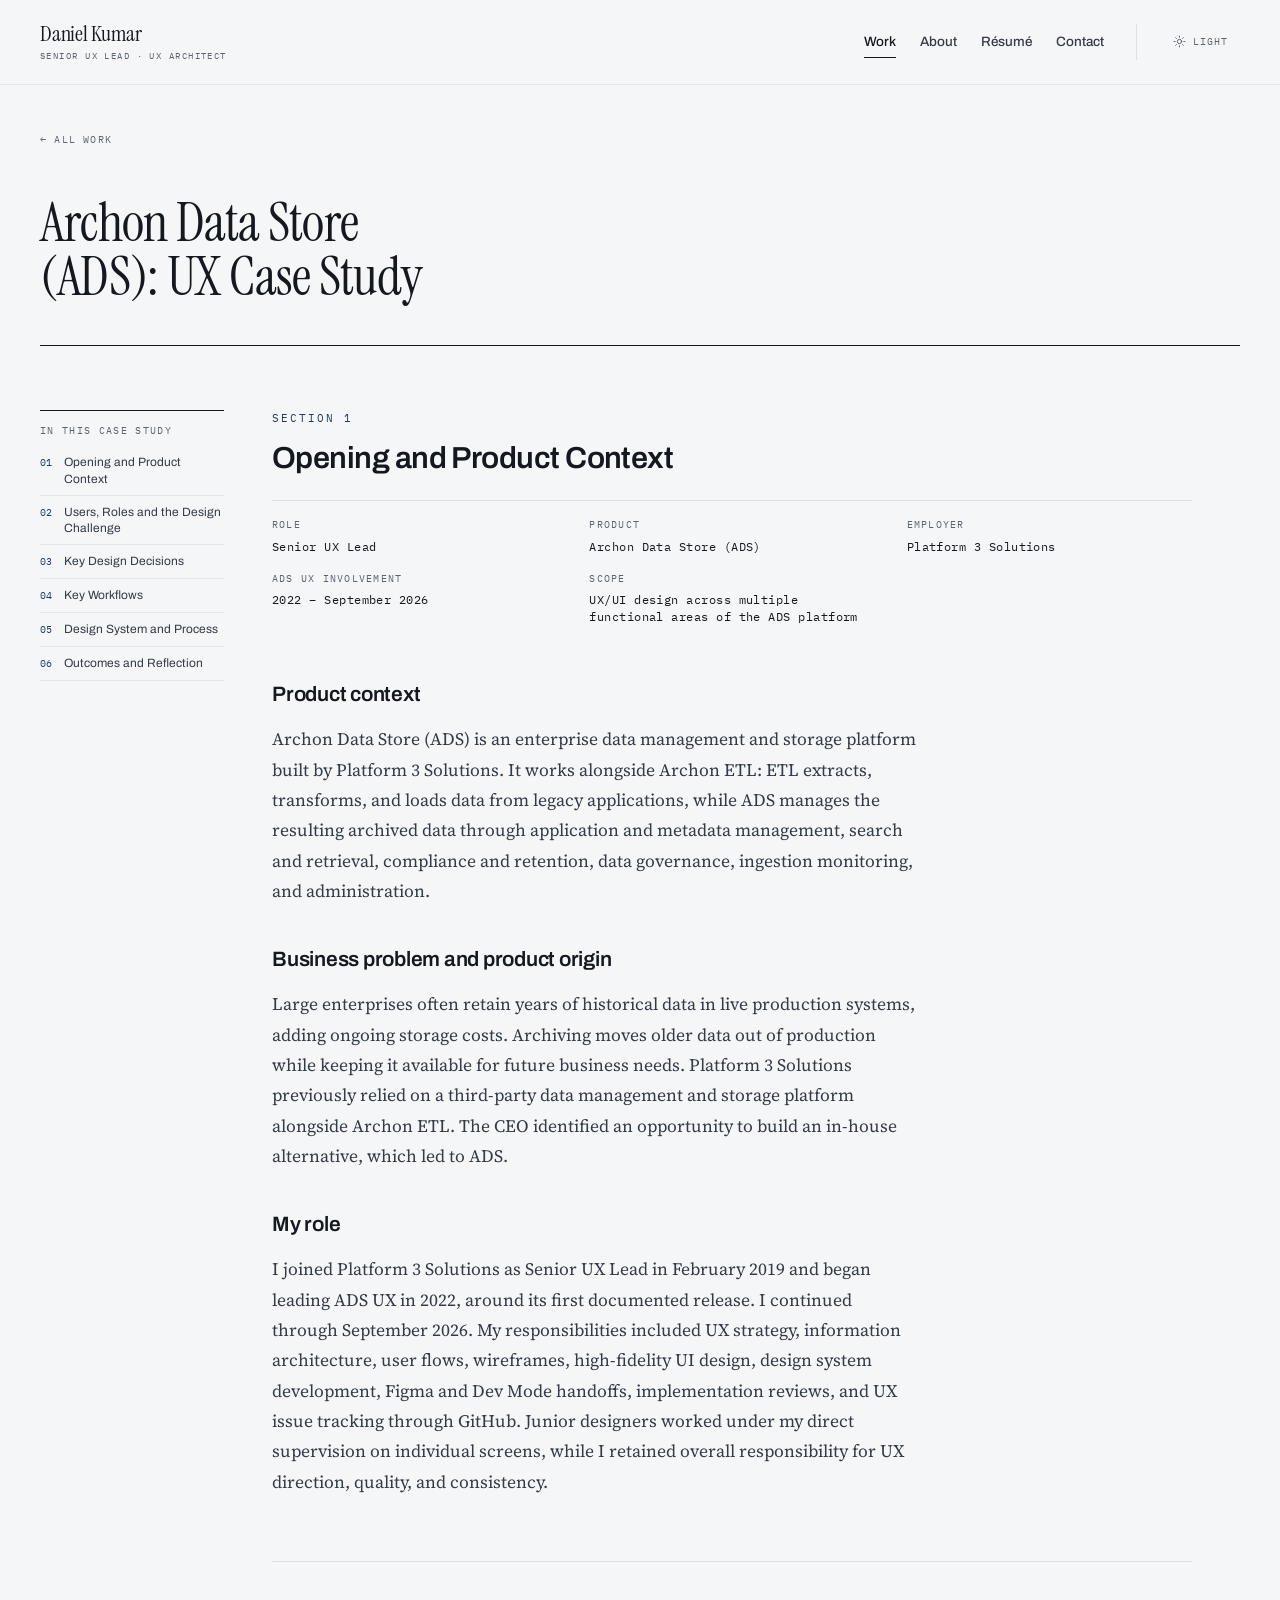
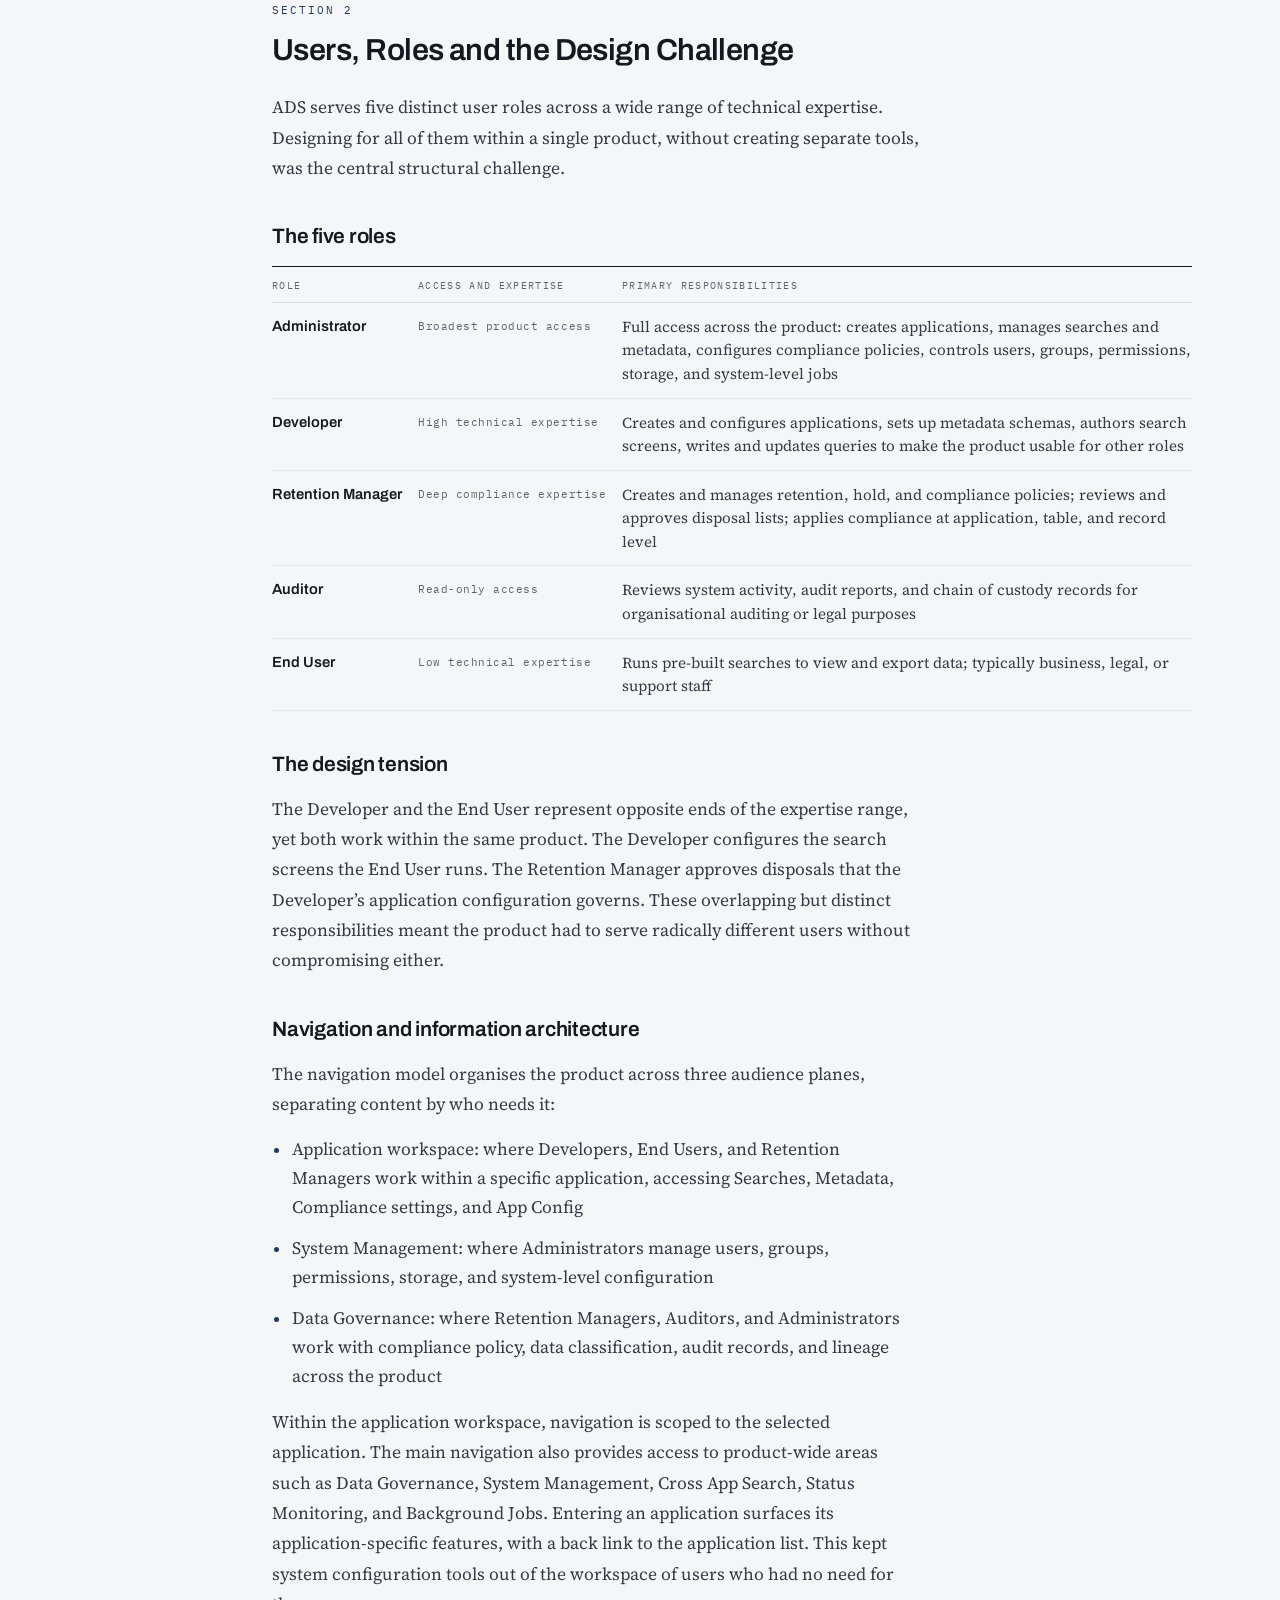
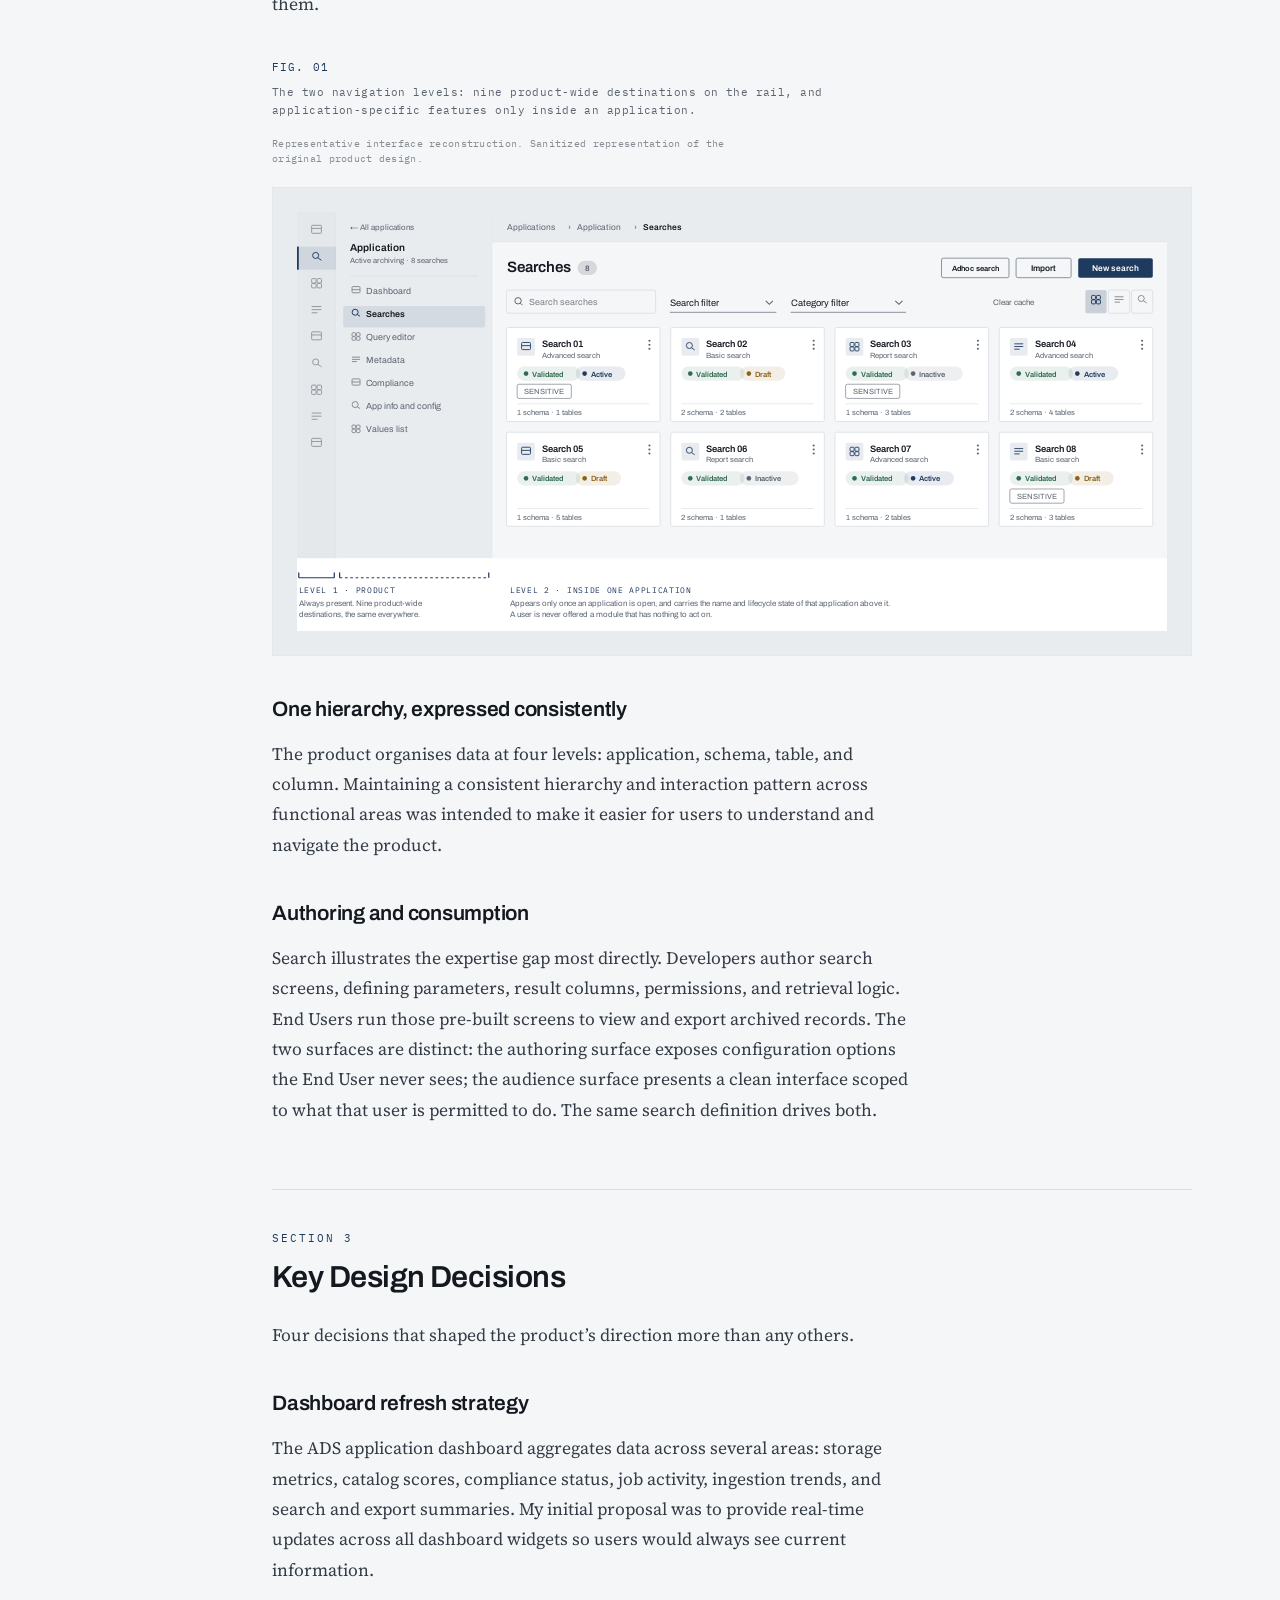
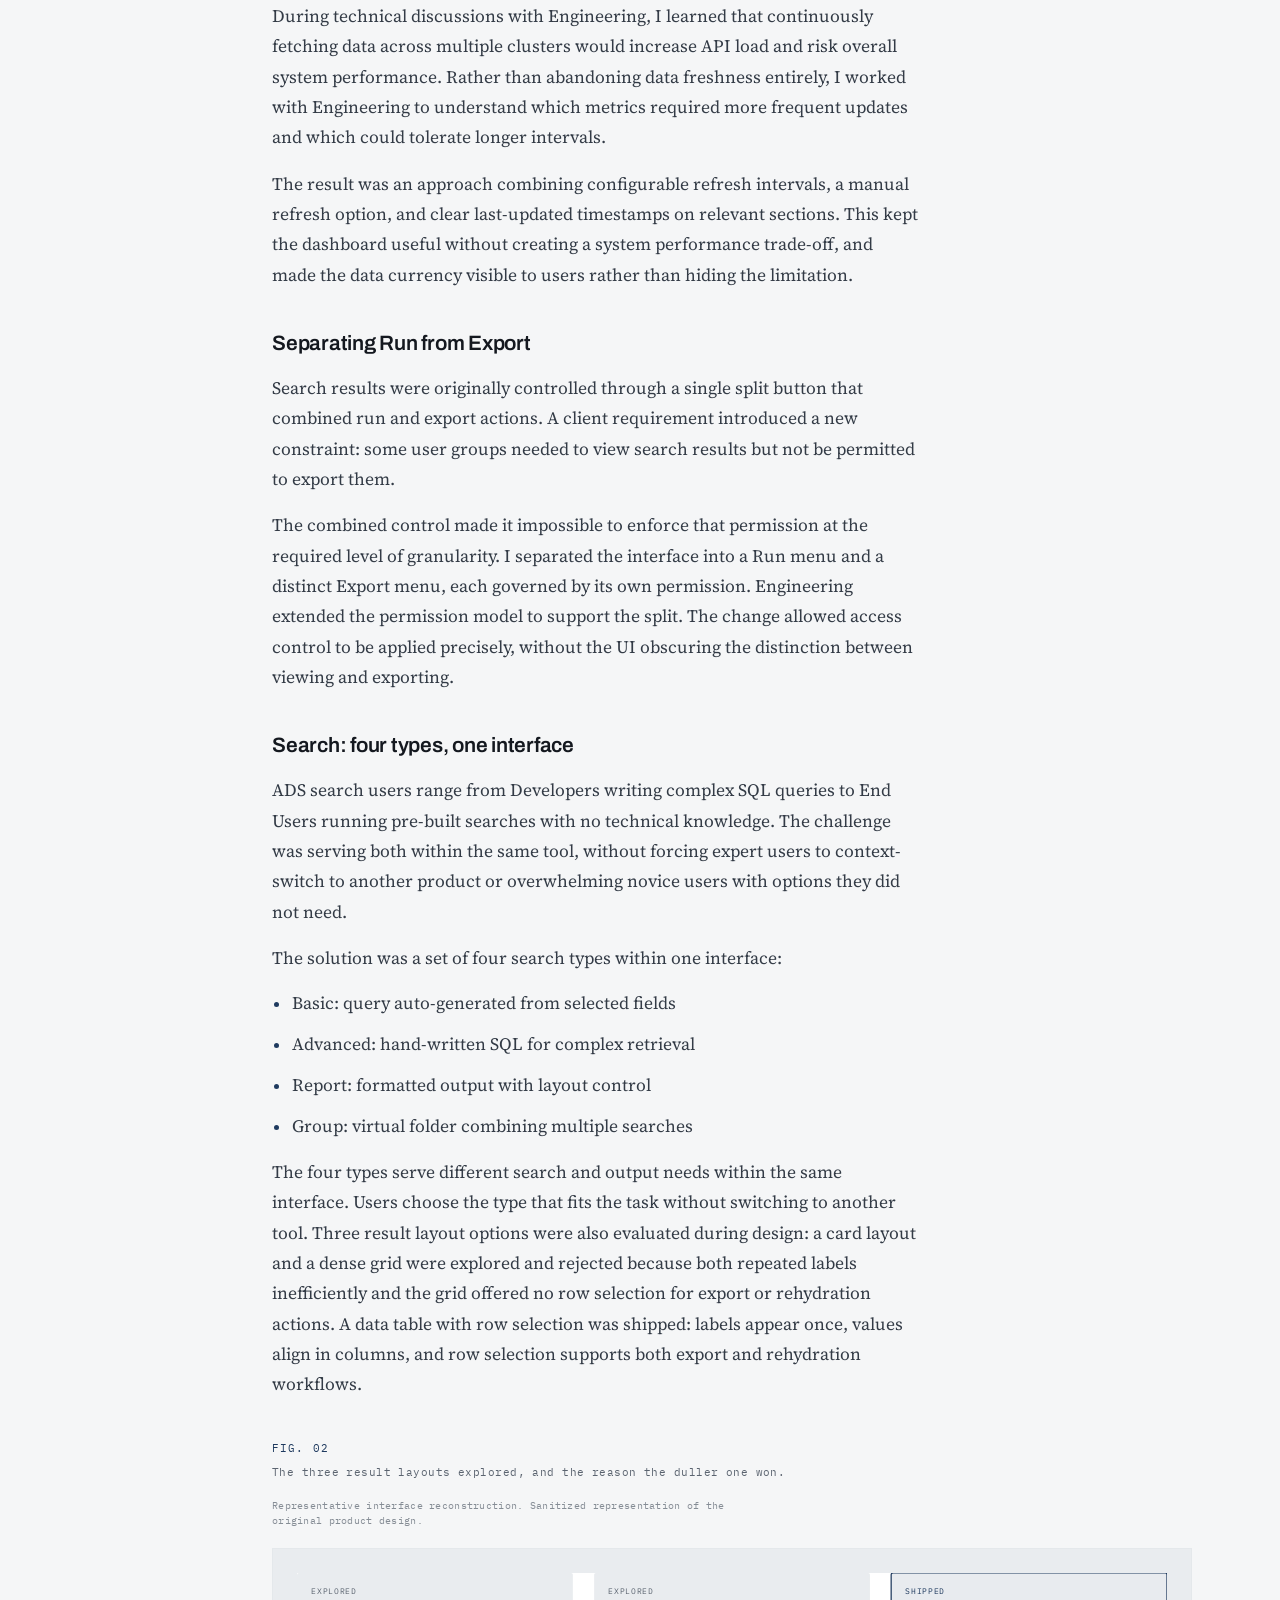
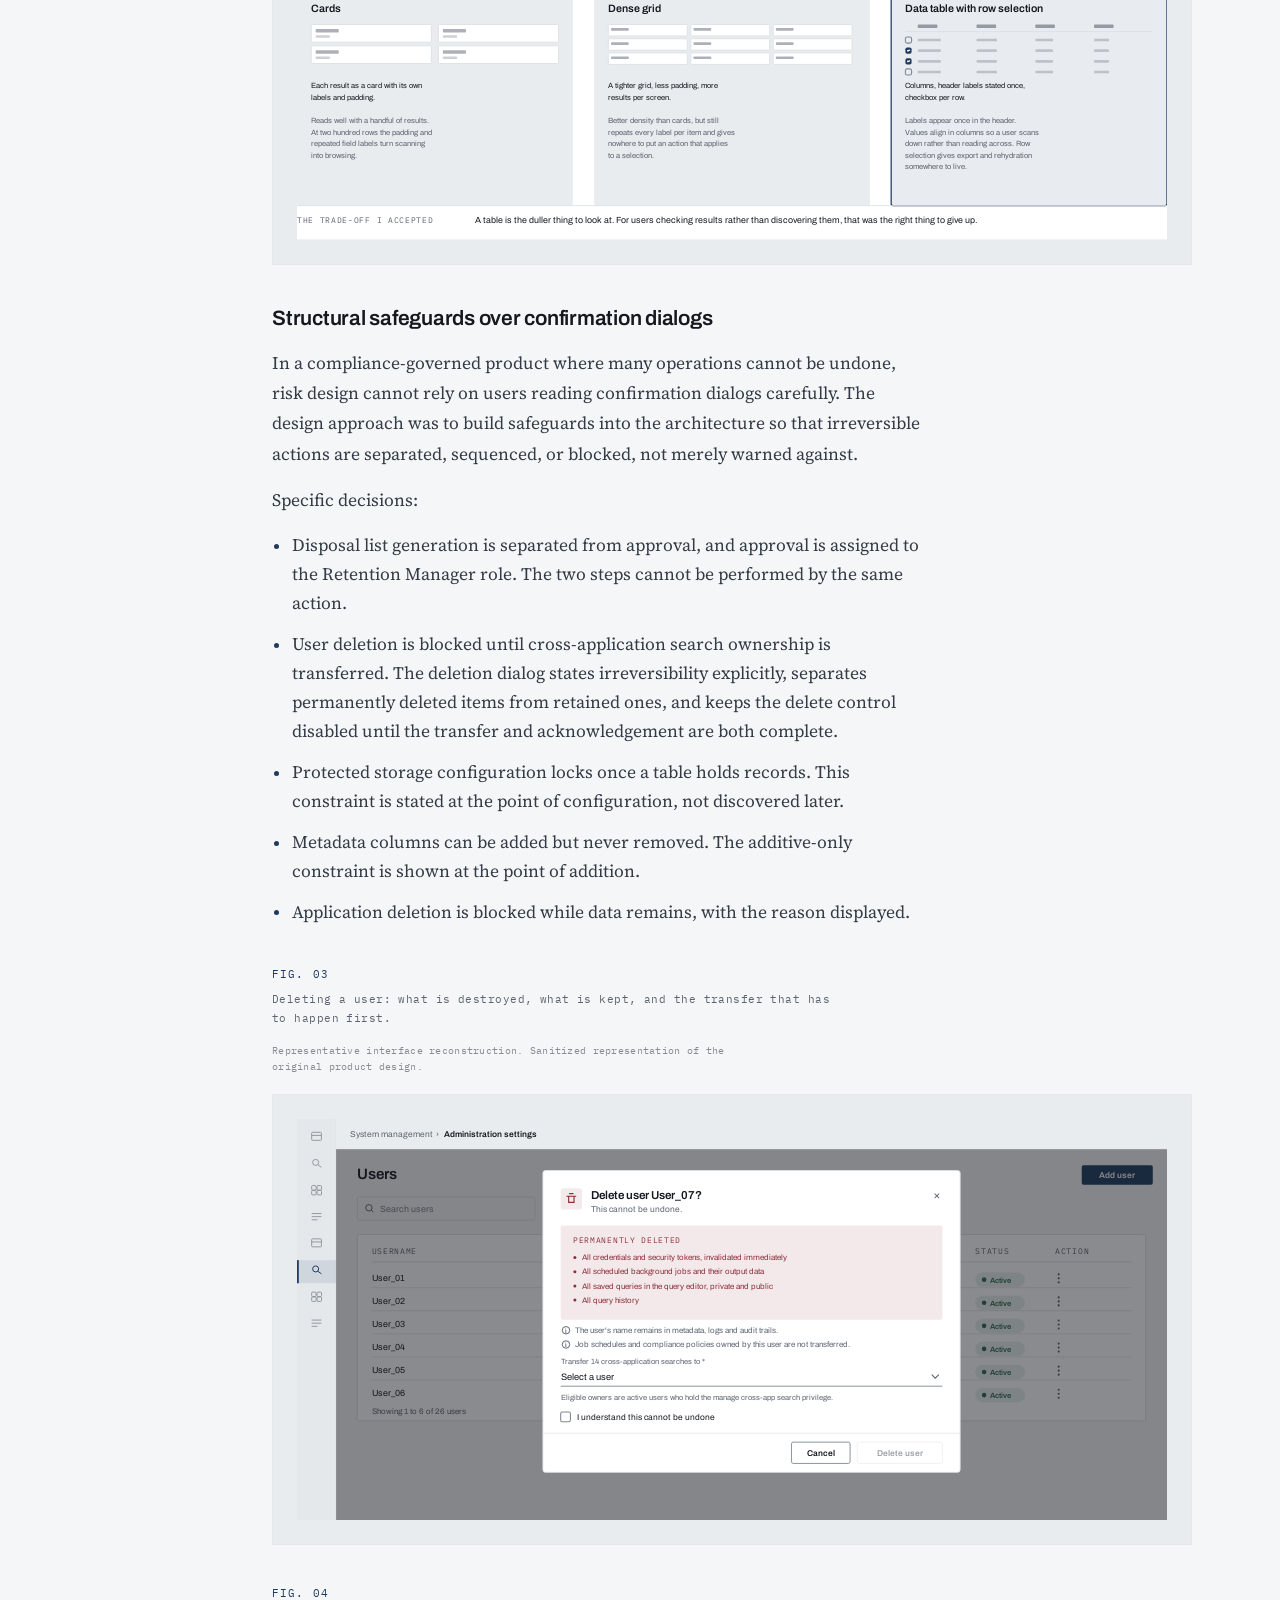
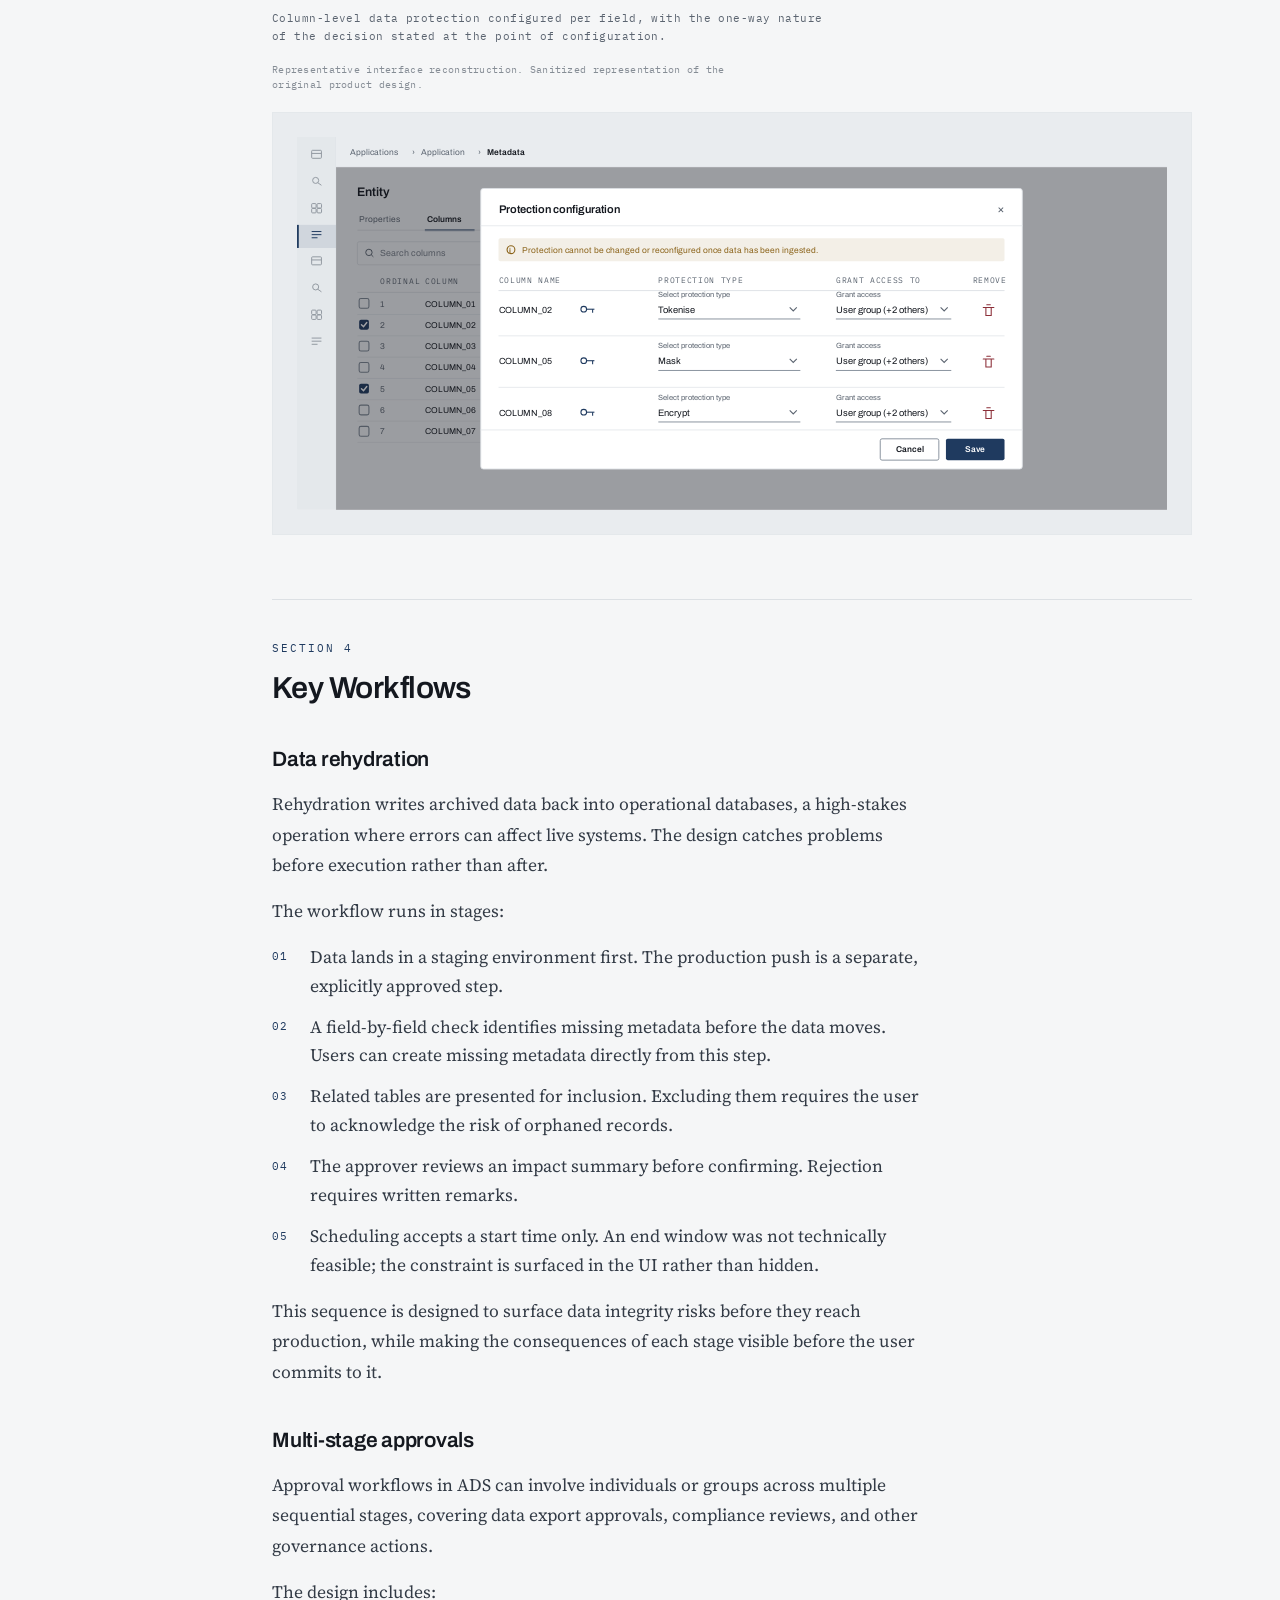
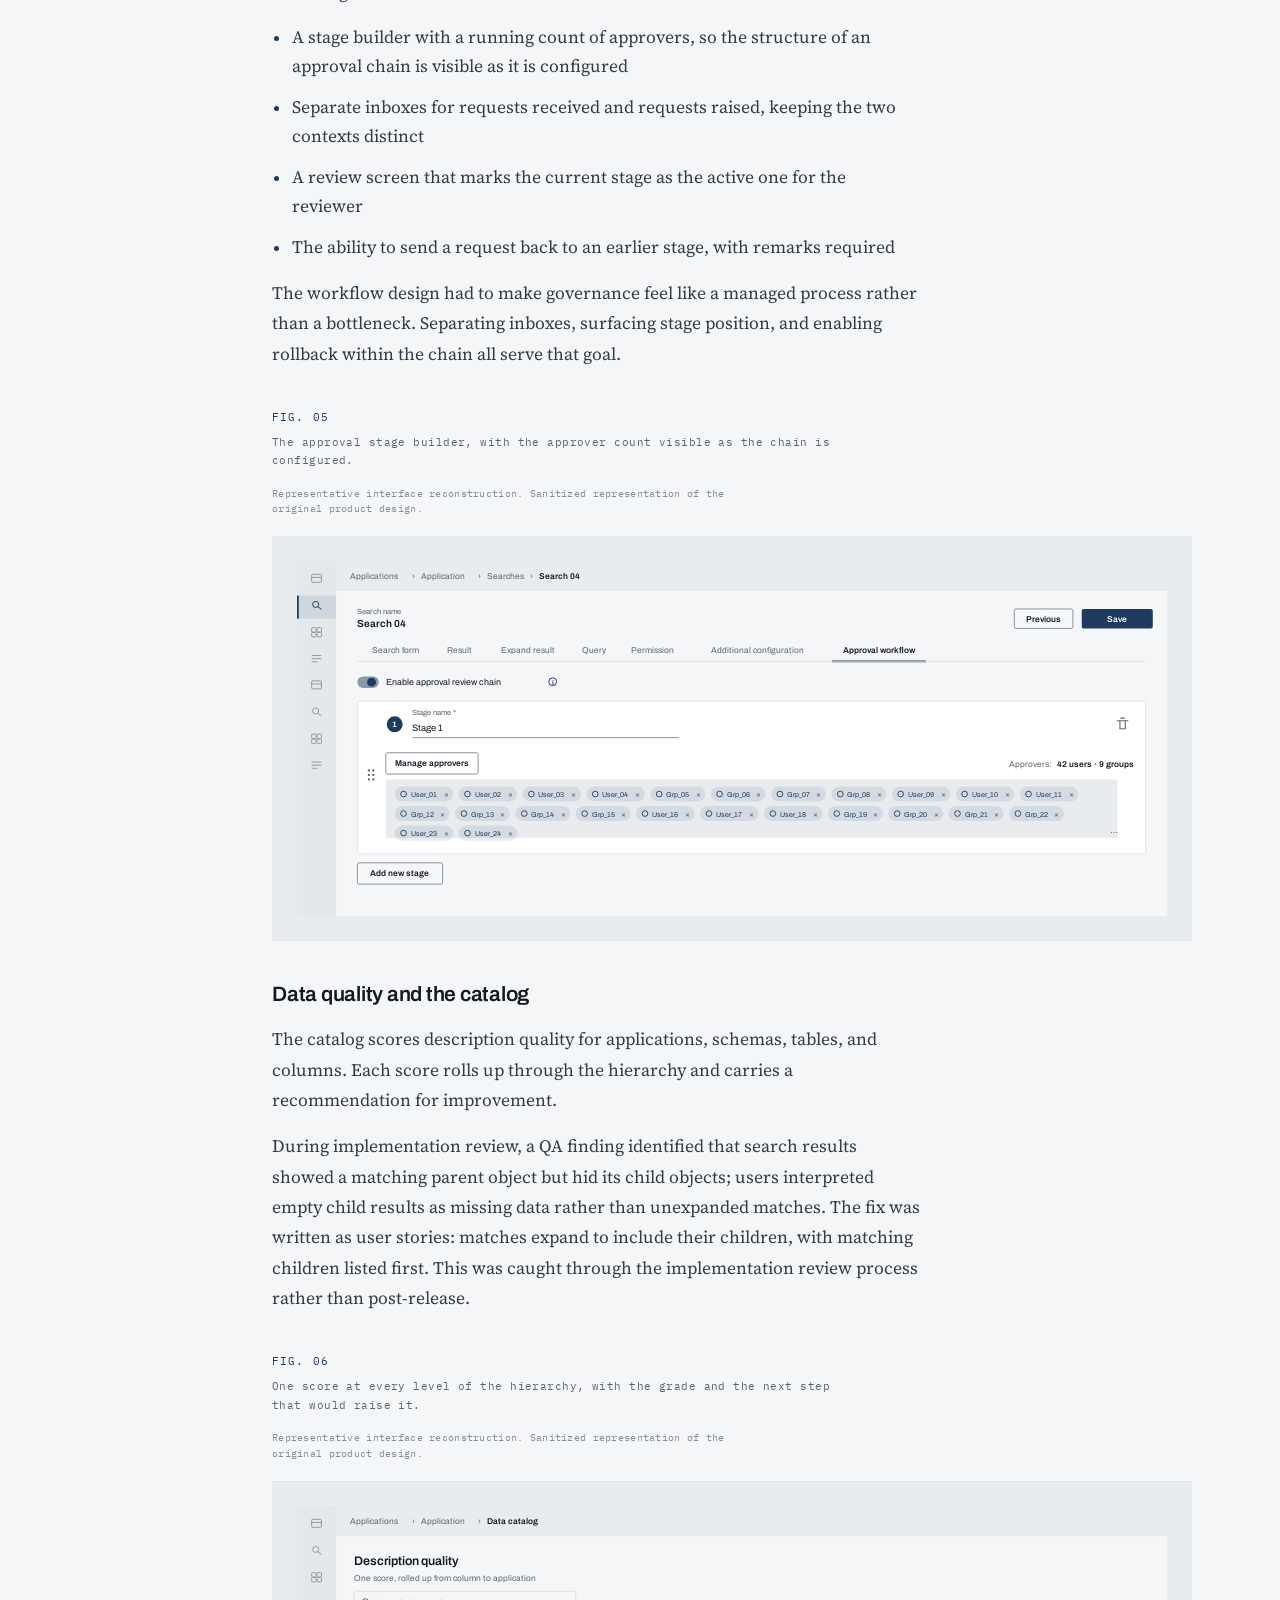
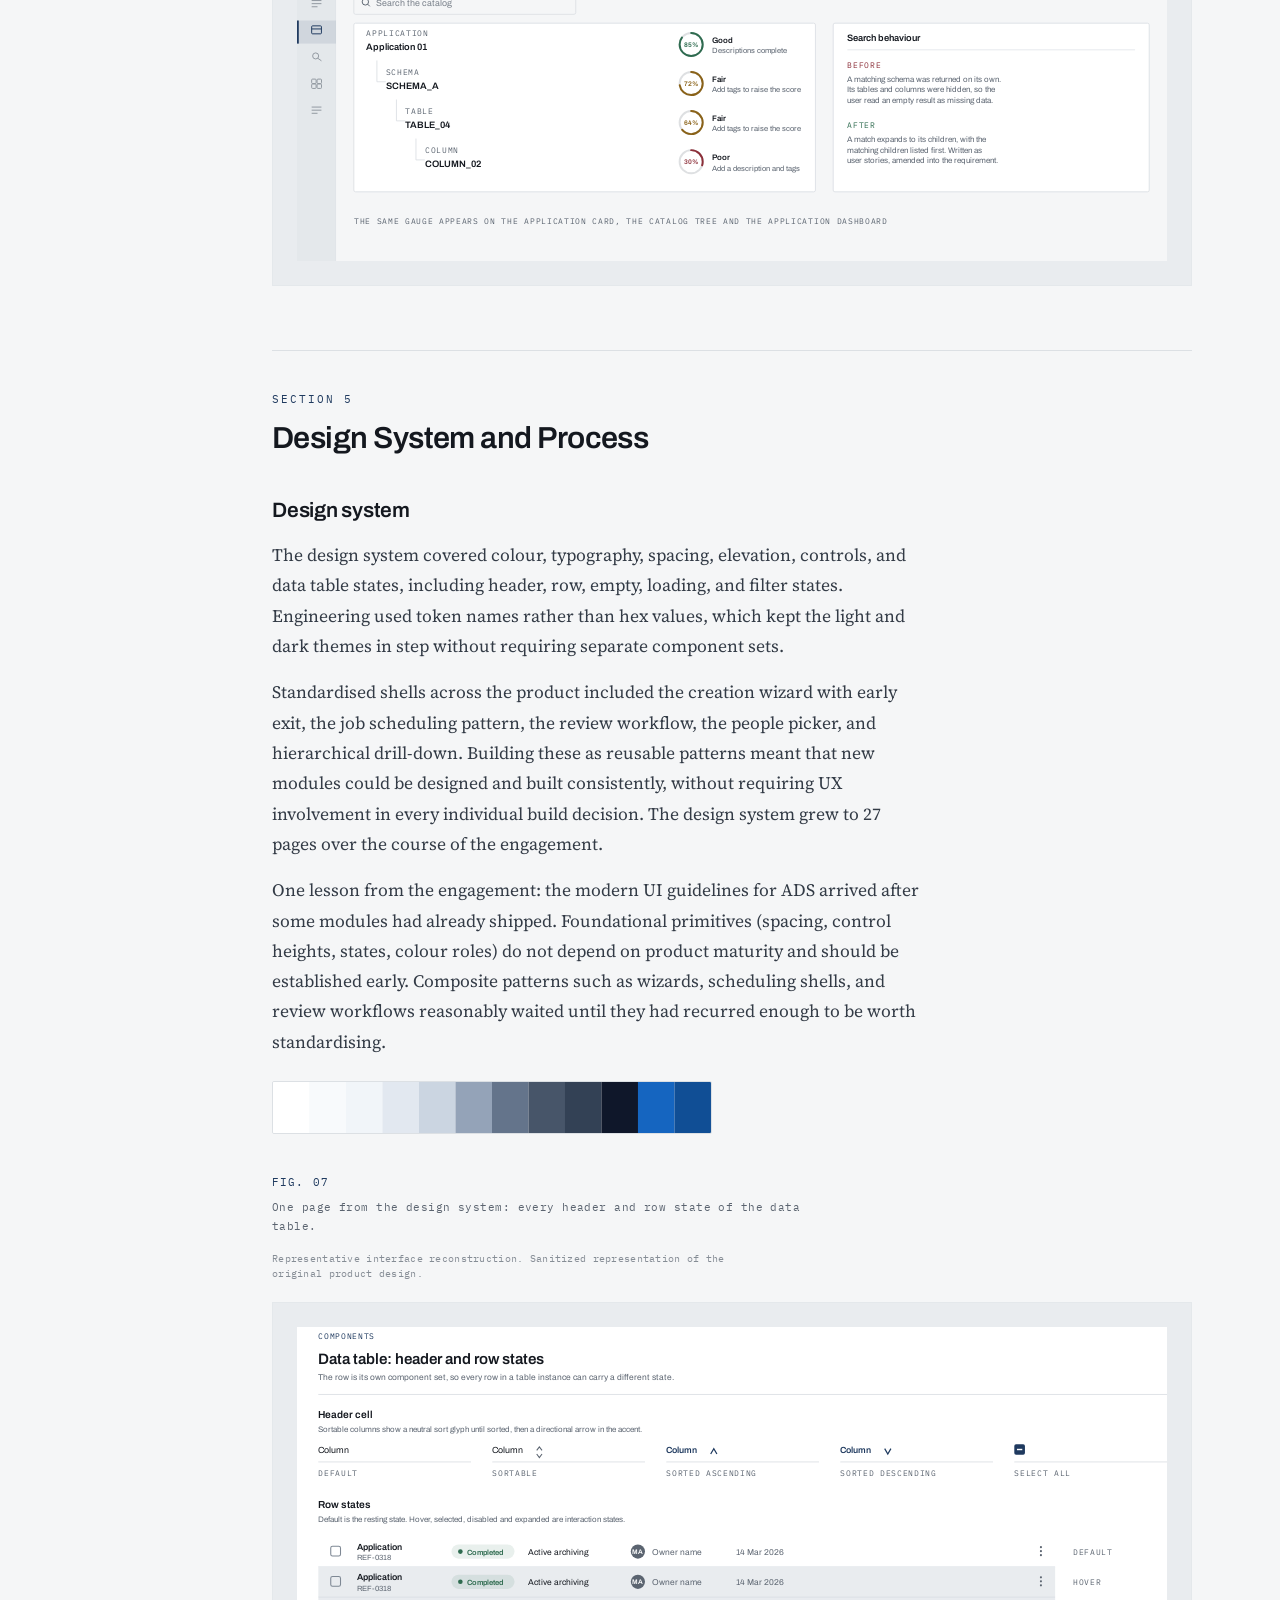
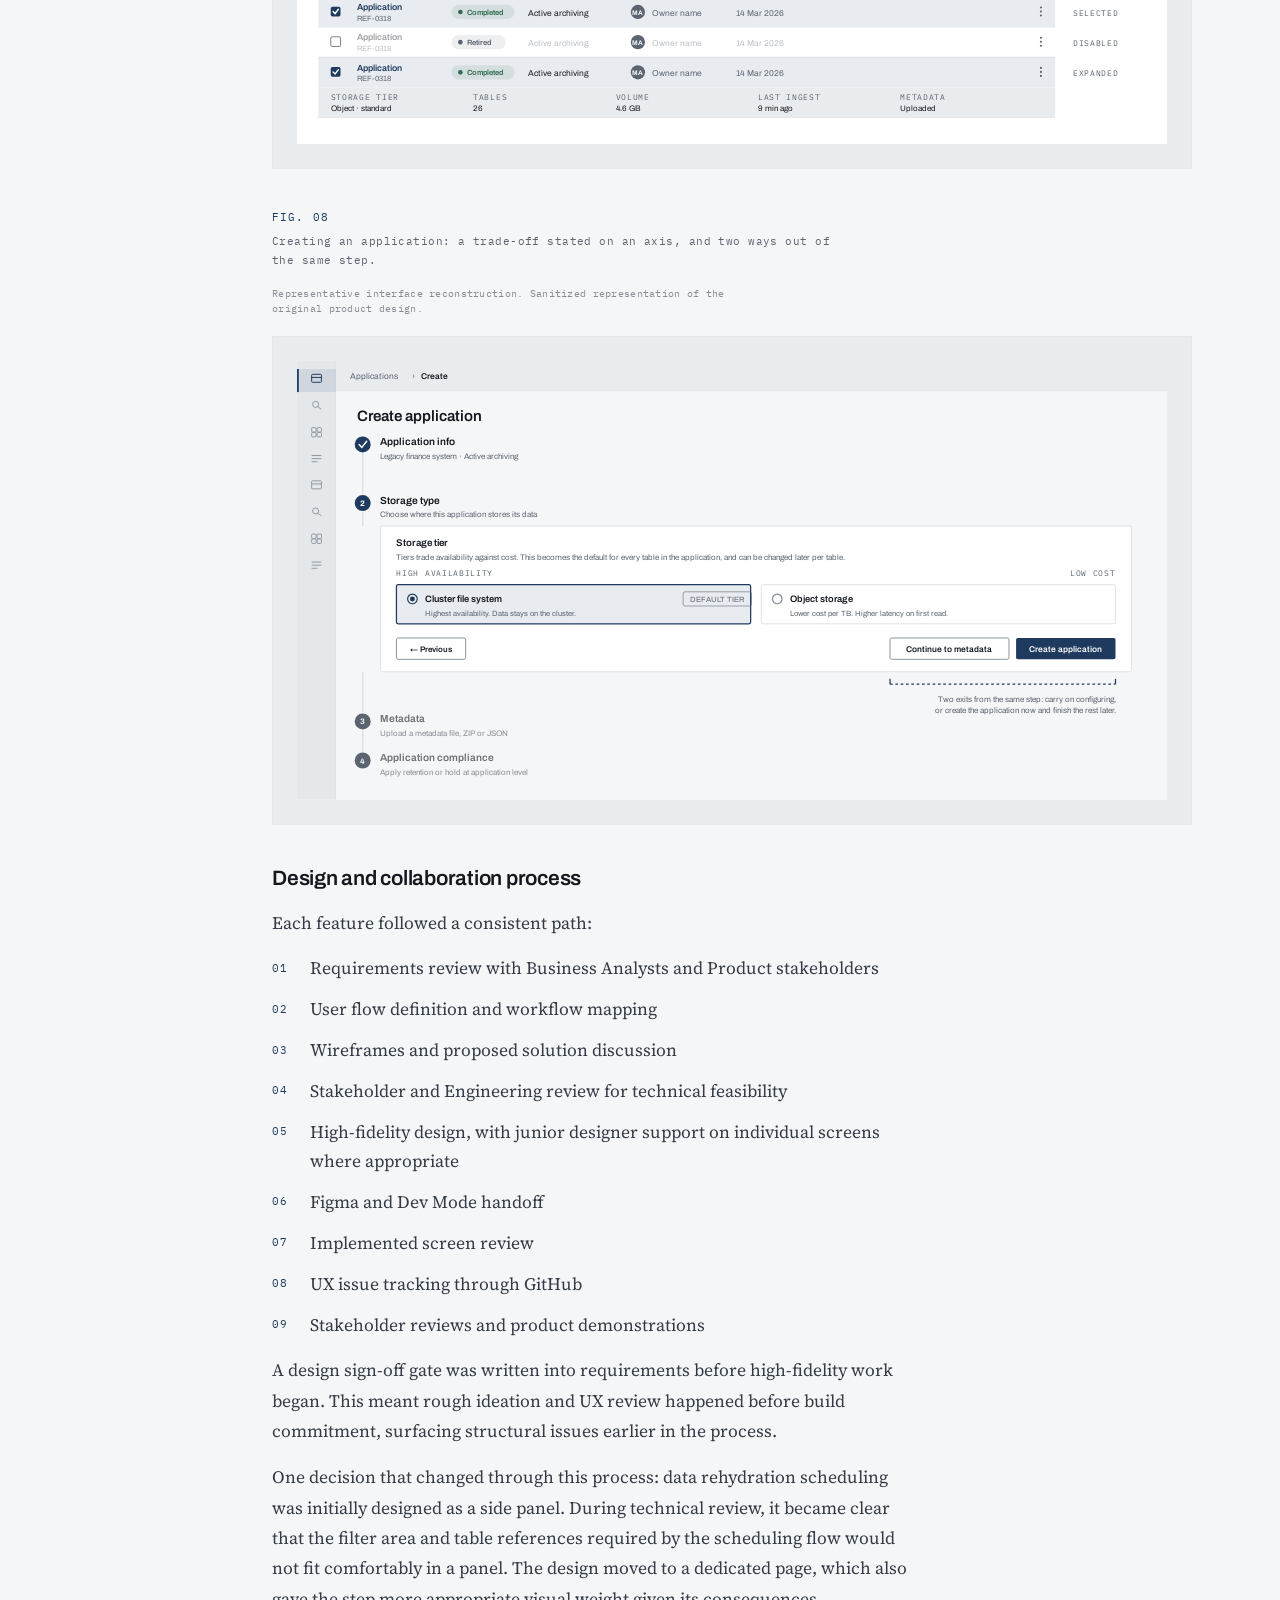
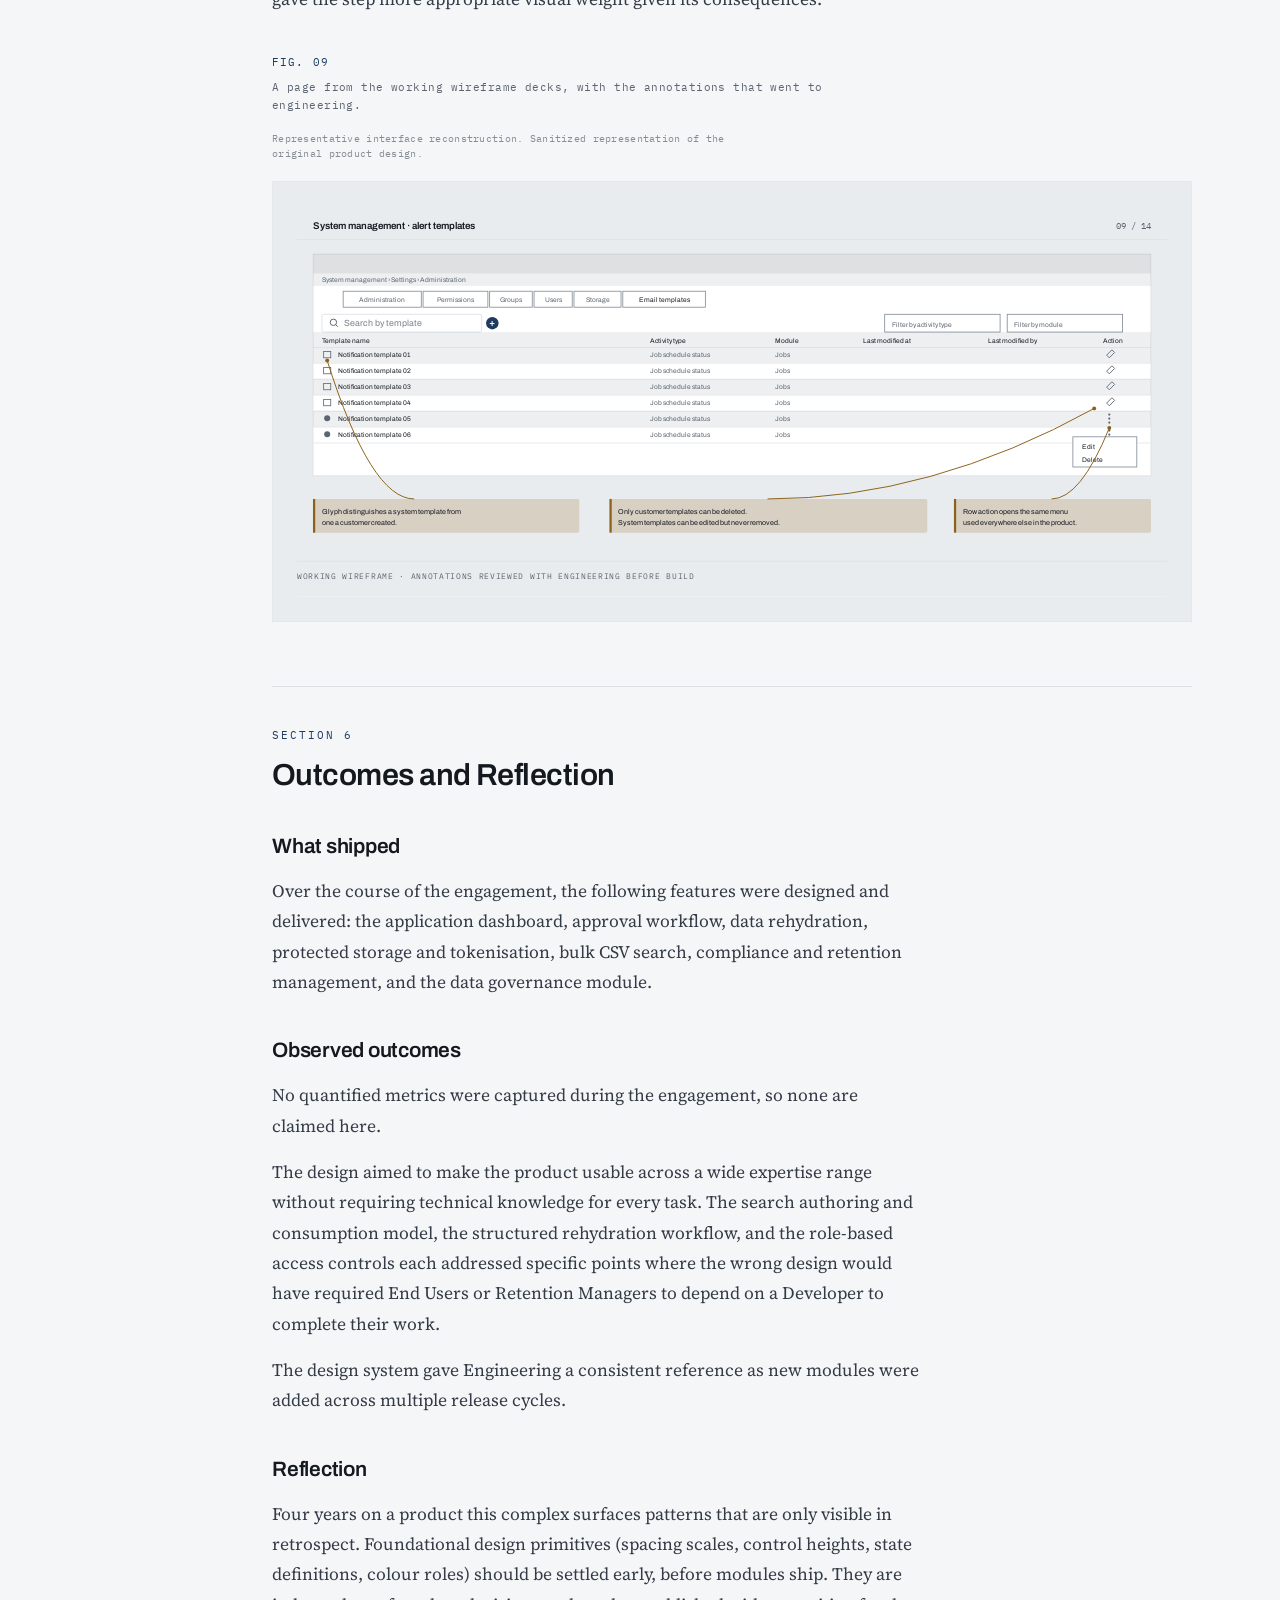
<file: case-studies/enterprise-data-platform.html>
<!doctype html>
<html lang="en" data-theme="light">

<head>
  <meta charset="utf-8">
  <meta name="viewport" content="width=device-width, initial-scale=1">

  <!-- ==========================================================================
     DANIEL KUMAR M · UX PORTFOLIO
     Senior UX Lead · UX Architect

     Double-click any .html file to open it. No server, no build step.

     WHERE THINGS LIVE
       index.html / work.html / about.html ....... the three main pages
       case-studies/*.html ....................... one file per case study
       assets/css/site.css ....................... ALL styling, every page
       assets/js/site.js ......................... theme control, anchors
       assets/ .................................. images, icons, résumé PDF

     EDITING
       · Page text  -> edit the HTML in that page's <main> below.
       · Colours    -> assets/css/site.css, the DESIGN TOKENS block at the top.
       · Header and footer are repeated in each file. Change one, change all
         six, a find-and-replace across the folder does it in one pass.
       · Images     -> drop a new file over the old one in assets/, same
         filename. No HTML editing needed.
     ========================================================================== -->

  <title>Archon Data Store (ADS) · UX Case Study · Daniel Kumar M</title>
  <meta name="description"
    content="UX case study: Archon Data Store (ADS), an enterprise data management and storage platform built by Platform 3 Solutions. Senior UX Lead, 2022 – September 2026.">
  <link rel="icon" type="image/png" href="../assets/icons/favicon.png">

  <!-- FONTS, needs internet. Without it the site falls back to Georgia / Arial
     and still reads correctly. -->
  <link rel="preconnect" href="https://fonts.googleapis.com">
  <link rel="preconnect" href="https://fonts.gstatic.com" crossorigin>
  <link rel="stylesheet"
    href="https://fonts.googleapis.com/css2?family=Archivo:wght@400;500;600&family=IBM+Plex+Mono:wght@400;500&family=Instrument+Serif:ital@0;1&family=Source+Serif+4:ital,opsz,wght@0,8..60,400;0,8..60,600;1,8..60,400&display=swap">

  <link rel="stylesheet" href="../assets/css/site.css">

  <!-- PAGE-SCOPED ADDITIONS, ADS case study only. site.css has no table,
     sub-heading or in-text list component, so these few rules live here.
     Semantic tokens only, so both themes follow the shared stylesheet. -->
  <style>
    .ed .ads-h {
      font-family: var(--font-ui);
      font-weight: 600;
      font-size: 1.3rem;
      line-height: 1.3;
      letter-spacing: -.012em;
      color: var(--fg-default);
      margin: 0;
      max-width: 60ch;
      text-wrap: balance;
    }

    .ads-h+.prose,
    .ads-h+.ads-table-wrap {
      margin-top: var(--space-16);
    }

    .ads-facts {
      grid-template-columns: repeat(3, minmax(0, 1fr));
      gap: 0 var(--space-32);
      margin-top: var(--space-24);
    }

    .ads-facts dd {
      line-height: 1.5;
    }

    .ads-list,
    .ads-steps {
      list-style: none;
      margin: var(--space-16) 0 0;
      padding: 0;
      display: flex;
      flex-direction: column;
      gap: var(--space-12);
      max-width: 72ch;
      font-family: var(--font-reading);
      font-size: 1.09rem;
      line-height: 1.66;
      color: var(--fg-reading);
    }

    .ads-list li {
      position: relative;
      padding-left: var(--space-20);
    }

    .ads-list li::before {
      content: "";
      position: absolute;
      left: 2px;
      top: .74em;
      width: 5px;
      height: 5px;
      border-radius: 50%;
      background: var(--apparatus-default);
    }

    .ads-steps {
      counter-reset: ads-step;
    }

    .ads-steps li {
      counter-increment: ads-step;
      display: grid;
      grid-template-columns: 30px minmax(0, 1fr);
      gap: var(--space-8);
    }

    .ads-steps li::before {
      content: counter(ads-step, decimal-leading-zero);
      font-family: var(--font-mono);
      font-size: 11px;
      letter-spacing: .06em;
      color: var(--apparatus-default);
      padding-top: .42em;
    }

    .ads-list+.prose,
    .ads-steps+.prose {
      margin-top: var(--space-16);
    }

    .ads-table-wrap {
      margin-top: var(--space-24);
      border-top: 1px solid var(--border-strong);
    }

    .ads-roles {
      width: 100%;
      border-collapse: collapse;
      font-family: var(--font-reading);
      font-size: .95rem;
      line-height: 1.55;
      color: var(--fg-reading);
    }

    .ads-roles thead th {
      font-family: var(--font-mono);
      font-size: 9.5px;
      font-weight: 400;
      letter-spacing: .14em;
      text-transform: uppercase;
      color: var(--fg-muted);
      text-align: left;
      padding: var(--space-12) var(--space-16) var(--space-8) 0;
      border-bottom: 1px solid var(--border-default);
    }

    .ads-roles tbody th,
    .ads-roles td {
      padding: var(--space-12) var(--space-16) var(--space-12) 0;
      border-bottom: 1px solid var(--border-subtle);
      vertical-align: top;
      text-align: left;
    }

    .ads-roles tbody th {
      font-family: var(--font-ui);
      font-weight: 600;
      font-size: .92rem;
      color: var(--fg-default);
      white-space: nowrap;
    }

    .ads-roles td.x {
      font-family: var(--font-mono);
      font-size: 10.5px;
      letter-spacing: .05em;
      color: var(--fg-muted);
      white-space: nowrap;
      padding-top: calc(var(--space-12) + 3px);
    }

    .ads-roles tr> :last-child {
      padding-right: 0;
    }

    img.ds-ramp.ads-ramp {
      margin-top: var(--space-24);
    }

    .ads-quote {
      margin: 0;
      font-style: italic;
      font-size: clamp(1.6rem, 3vw, 2.1rem);
      line-height: 1.22;
      max-width: 30ch;
    }

    /* ===== LAYOUT: section index left, case study right =====
       The index sits in a narrow sticky column. The case study runs as one
       column beside it: section labels and figure captions sit above their
       content instead of in a side rail, so text-only sections no longer
       reserve an empty column. Prose keeps a reading measure; headings,
       tables and figures use the full column width. */
    .ads-layout {
      display: grid;
      grid-template-columns: 184px minmax(0, 1fr);
      gap: 0 var(--space-48);
      align-items: start;
      padding-top: var(--space-64);
    }

    .ads-side {
      position: sticky;
      top: var(--space-24);
      max-height: calc(100vh - var(--space-48));
      overflow-y: auto;
      min-width: 0;
    }

    .ads-side .toc ol {
      grid-template-columns: minmax(0, 1fr);
    }

    .ads-side .toc li a {
      padding: 8px 0;
    }

    .ads-side .toc .t {
      font-size: 12px;
    }

    .ed.ads-flow {
      display: flex;
      flex-direction: column;
      align-items: stretch;
      max-width: 920px;
    }

    .ed.ads-flow .mg:empty {
      display: none;
    }

    .ed.ads-flow .mg.gap {
      margin-top: var(--space-64);
      padding-top: var(--space-40);
      border-top: 1px solid var(--border-default);
    }

    .ed.ads-flow .ct.gap {
      margin-top: var(--space-12);
      padding-top: 0;
      border-top: 0;
    }

    .ed.ads-flow .mg.gap-s,
    .ed.ads-flow .ct.gap-s {
      margin-top: var(--space-40);
    }

    .ed.ads-flow .mg:not(:empty)+.ct {
      margin-top: var(--space-12);
    }

    .ed.ads-flow .mg .cap,
    .ed.ads-flow .mg .dis {
      max-width: 80ch;
    }

    .ed.ads-flow .prose {
      max-width: 72ch;
    }

    .ed.ads-flow .ads-close {
      margin-top: var(--space-64);
      padding-top: var(--space-40);
      border-top: 1px solid var(--border-default);
    }

    /* Below 1024px a sidebar would squeeze the content, so the index moves
       above the case study as a compact two-column list. */
    @media (max-width:1024px) {
      .ads-layout {
        display: block;
        padding-top: var(--space-40);
      }

      .ads-side {
        position: static;
        max-height: none;
        overflow: visible;
        margin-bottom: var(--space-48);
      }

      .ads-side .toc {
        border-top: 0;
        padding-top: 0;
      }

      .ads-side .toc ol {
        grid-template-columns: repeat(2, minmax(0, 1fr));
      }

      .ed.ads-flow {
        max-width: none;
      }
    }

    @media (max-width:640px) {
      .ads-side .toc ol {
        grid-template-columns: minmax(0, 1fr);
        max-height: none;
      }

      .ads-side .toc li a {
        padding: 6px 0;
      }
    }

    @media (max-width:900px) {
      .ed.ads-flow .mg.gap {
        margin-top: var(--space-48);
        padding-top: var(--space-32);
      }

      .ed.ads-flow .mg.gap-s,
      .ed.ads-flow .ct.gap-s {
        margin-top: var(--space-32);
      }

      .ed.ads-flow .ads-close {
        margin-top: var(--space-48);
        padding-top: var(--space-32);
      }
    }

    @media (max-width:900px) {
      .ed .ads-h {
        font-size: 1.2rem;
      }

      .ads-list,
      .ads-steps {
        font-size: 1.02rem;
      }

      .ads-facts {
        grid-template-columns: repeat(2, minmax(0, 1fr));
        gap: 0 var(--space-24);
      }
    }

    /* Below 640px the roles table stacks: one block per role, so the long
       responsibilities column keeps a readable measure. The role attributes
       in the markup keep it announced as a table once display changes. */
    @media (max-width:640px) {
      .ads-roles thead {
        position: absolute;
        width: 1px;
        height: 1px;
        overflow: hidden;
        clip: rect(0 0 0 0);
        white-space: nowrap;
      }

      .ads-roles,
      .ads-roles tbody,
      .ads-roles tr,
      .ads-roles th,
      .ads-roles td {
        display: block;
      }

      .ads-roles tbody tr {
        padding: var(--space-12) 0;
        border-bottom: 1px solid var(--border-subtle);
      }

      .ads-roles tbody th,
      .ads-roles td,
      .ads-roles td.x {
        border: 0;
        padding: 0;
        white-space: normal;
      }

      .ads-roles td.x {
        padding-top: 3px;
      }

      .ads-roles td:last-child {
        margin-top: var(--space-8);
      }
    }

    @media (max-width:520px) {
      .ads-facts {
        grid-template-columns: minmax(0, 1fr);
      }
    }
  </style>

  <!-- The only inline script on the site: it sets the theme before the first
     paint so the page never flashes the wrong background. -->
  <script>(function () { try { var t = localStorage.getItem('dk-portfolio-theme') || ((window.matchMedia && window.matchMedia('(prefers-color-scheme: dark)').matches) ? 'dark' : 'light'); document.documentElement.setAttribute('data-theme', t); } catch (e) { } })();</script>
</head>

<body data-page="case-study">
  <a class="skip" href="#main">Skip to content</a>

  <!-- ==========================================================================
     NAVIGATION
     Four destinations only. The theme control is NOT a nav item, it sits in
     the .util zone, past a dividing rule, styled as a button.
     ========================================================================== -->
  <header class="hdr">
    <div class="shell hdr-in">

      <a class="mark" href="../index.html">Daniel Kumar<span>Senior UX Lead · UX Architect</span></a>

      <nav class="nav" aria-label="Primary">
        <a href="../work.html" data-nav="work">Work</a>
        <a href="../about.html" data-nav="about">About</a>
        <a href="../assets/Daniel_Kumar_Resume.pdf" class="res" target="_blank" rel="noopener"
          aria-label="Résumé (PDF, opens in a new tab)">Résumé</a>
        <a href="#footer">Contact</a>
      </nav>

      <!-- UTILITY CONTROL, changes appearance, does not navigate. -->
      <div class="util">
        <button class="theme-btn" id="themeBtn" type="button">
          <span id="themeIcon"><svg viewBox="0 0 24 24" fill="none" stroke="currentColor" stroke-width="1.8"
              stroke-linecap="round" aria-hidden="true">
              <circle cx="12" cy="12" r="4" />
              <path
                d="M12 2v2M12 20v2M4.9 4.9l1.4 1.4M17.7 17.7l1.4 1.4M2 12h2M20 12h2M4.9 19.1l1.4-1.4M17.7 6.3l1.4-1.4" />
            </svg></span><span id="themeLabel">Light</span>
        </button>
      </div>

    </div>
  </header>

  <main id="main" class="shell" tabindex="-1">
    <section class="cs-hero"><a class="back" href="../work.html">&larr; All work</a>
      <h1>Archon Data Store (ADS): UX Case Study</h1>
    </section>
    <div class="ads-layout">
      <div class="ads-side">
          <nav class="toc" aria-label="Sections in this case study">
            <p class="toc-h">In this case study</p>
            <ol>
              <li><a href="#s-opening-and-product-context"><span class="n">01</span><span class="t">Opening and Product
                    Context</span></a></li>
              <li><a href="#s-users-roles-and-the-design-challenge"><span class="n">02</span><span class="t">Users, Roles
                    and the Design Challenge</span></a></li>
              <li><a href="#s-key-design-decisions"><span class="n">03</span><span class="t">Key Design
                    Decisions</span></a></li>
              <li><a href="#s-key-workflows"><span class="n">04</span><span class="t">Key Workflows</span></a></li>
              <li><a href="#s-design-system-and-process"><span class="n">05</span><span class="t">Design System and
                    Process</span></a></li>
              <li><a href="#s-outcomes-and-reflection"><span class="n">06</span><span class="t">Outcomes and
                    Reflection</span></a></li>
            </ol>
          </nav>
      </div>
    <section class="ed ads-flow">

      <!-- ===== SECTION 1 · OPENING AND PRODUCT CONTEXT ===== -->
      <div class="mg" id="s-opening-and-product-context"><span class="eb">Section 1</span></div>
      <div class="ct">
        <h2 class="claim">Opening and Product Context</h2>
        <dl class="facts ads-facts">
          <div>
            <dt>Role</dt>
            <dd>Senior UX Lead</dd>
          </div>
          <div>
            <dt>Product</dt>
            <dd>Archon Data Store (ADS)</dd>
          </div>
          <div>
            <dt>Employer</dt>
            <dd>Platform 3 Solutions</dd>
          </div>
          <div>
            <dt>ADS UX involvement</dt>
            <dd>2022 – September 2026</dd>
          </div>
          <div>
            <dt>Scope</dt>
            <dd>UX/UI design across multiple functional areas of the ADS platform</dd>
          </div>
        </dl>
      </div>
      <div class="mg gap-s"></div>
      <div class="ct gap-s">
        <h3 class="ads-h">Product context</h3>
        <div class="prose">
          <p>Archon Data Store (ADS) is an enterprise data management and storage platform built by Platform 3
            Solutions. It works alongside Archon ETL: ETL extracts, transforms, and loads data from legacy
            applications, while ADS manages the resulting archived data through application and metadata management,
            search and retrieval, compliance and retention, data governance, ingestion monitoring, and
            administration.</p>
        </div>
      </div>
      <div class="mg gap-s"></div>
      <div class="ct gap-s">
        <h3 class="ads-h">Business problem and product origin</h3>
        <div class="prose">
          <p>Large enterprises often retain years of historical data in live production systems, adding ongoing storage
            costs. Archiving moves older data out of production while keeping it available for future business needs.
            Platform 3 Solutions previously relied on a third-party data management and storage platform alongside
            Archon ETL. The CEO identified an opportunity to build an in-house alternative, which led to ADS.</p>
        </div>
      </div>
      <div class="mg gap-s"></div>
      <div class="ct gap-s">
        <h3 class="ads-h">My role</h3>
        <div class="prose">
          <p>I joined Platform 3 Solutions as Senior UX Lead in February 2019 and began leading ADS UX in 2022, around
            its first documented release. I continued through September 2026. My responsibilities included UX
            strategy, information architecture, user flows, wireframes, high-fidelity UI design, design system
            development, Figma and Dev Mode handoffs, implementation reviews, and UX issue tracking through GitHub.
            Junior designers worked under my direct supervision on individual screens, while I retained overall
            responsibility for UX direction, quality, and consistency.</p>
        </div>
      </div>

      <!-- ===== SECTION 2 · USERS, ROLES AND THE DESIGN CHALLENGE ===== -->
      <div class="mg gap" id="s-users-roles-and-the-design-challenge"><span class="eb">Section 2</span></div>
      <div class="ct gap">
        <h2 class="claim">Users, Roles and the Design Challenge</h2>
        <div class="prose">
          <p>ADS serves five distinct user roles across a wide range of technical expertise. Designing for all of them
            within a single product, without creating separate tools, was the central structural challenge.</p>
        </div>
      </div>
      <div class="mg gap-s"></div>
      <div class="ct gap-s">
        <h3 class="ads-h">The five roles</h3>
        <div class="ads-table-wrap">
          <table class="ads-roles" role="table">
            <thead role="rowgroup">
              <tr role="row">
                <th scope="col" role="columnheader">Role</th>
                <th scope="col" role="columnheader">Access and expertise</th>
                <th scope="col" role="columnheader">Primary responsibilities</th>
              </tr>
            </thead>
            <tbody role="rowgroup">
              <tr role="row">
                <th scope="row" role="rowheader">Administrator</th>
                <td class="x" role="cell">Broadest product access</td>
                <td role="cell">Full access across the product: creates applications, manages searches and metadata,
                  configures compliance policies, controls users, groups, permissions, storage, and system-level jobs
                </td>
              </tr>
              <tr role="row">
                <th scope="row" role="rowheader">Developer</th>
                <td class="x" role="cell">High technical expertise</td>
                <td role="cell">Creates and configures applications, sets up metadata schemas, authors search screens,
                  writes and updates queries to make the product usable for other roles</td>
              </tr>
              <tr role="row">
                <th scope="row" role="rowheader">Retention Manager</th>
                <td class="x" role="cell">Deep compliance expertise</td>
                <td role="cell">Creates and manages retention, hold, and compliance policies; reviews and approves
                  disposal lists; applies compliance at application, table, and record level</td>
              </tr>
              <tr role="row">
                <th scope="row" role="rowheader">Auditor</th>
                <td class="x" role="cell">Read-only access</td>
                <td role="cell">Reviews system activity, audit reports, and chain of custody records for organisational
                  auditing or legal purposes</td>
              </tr>
              <tr role="row">
                <th scope="row" role="rowheader">End User</th>
                <td class="x" role="cell">Low technical expertise</td>
                <td role="cell">Runs pre-built searches to view and export data; typically business, legal, or support
                  staff</td>
              </tr>
            </tbody>
          </table>
        </div>
      </div>
      <div class="mg gap-s"></div>
      <div class="ct gap-s">
        <h3 class="ads-h">The design tension</h3>
        <div class="prose">
          <p>The Developer and the End User represent opposite ends of the expertise range, yet both work within the
            same product. The Developer configures the search screens the End User runs. The Retention Manager approves
            disposals that the Developer’s application configuration governs. These overlapping but distinct
            responsibilities meant the product had to serve radically different users without compromising either.</p>
        </div>
      </div>
      <div class="mg gap-s"></div>
      <div class="ct gap-s">
        <h3 class="ads-h">Navigation and information architecture</h3>
        <div class="prose">
          <p>The navigation model organises the product across three audience planes, separating content by who needs
            it:</p>
        </div>
        <ul class="ads-list" role="list">
          <li>Application workspace: where Developers, End Users, and Retention Managers work within a specific
            application, accessing Searches, Metadata, Compliance settings, and App Config</li>
          <li>System Management: where Administrators manage users, groups, permissions, storage, and system-level
            configuration</li>
          <li>Data Governance: where Retention Managers, Auditors, and Administrators work with compliance policy, data
            classification, audit records, and lineage across the product</li>
        </ul>
        <div class="prose">
          <p>Within the application workspace, navigation is scoped to the selected application. The main navigation
            also provides access to product-wide areas such as Data Governance, System Management, Cross App Search,
            Status Monitoring, and Background Jobs. Entering an application surfaces its application-specific features,
            with a back link to the application list. This kept system configuration tools out of the workspace of
            users who had no need for them.</p>
        </div>
      </div>
      <div class="mg gap-s"><span class="fn">FIG. 01</span><span class="cap" id="cap-fig-01">The two navigation levels: nine product-wide destinations on the rail, and application-specific features only inside an application.</span><span
          class="dis">Representative interface reconstruction. Sanitized representation of the original product
          design.</span></div>
      <div class="ct gap-s">
        <figure style="margin:0;" role="figure" aria-labelledby="cap-fig-01">
          <div class="fig" aria-label="FIG. 01"><svg viewBox="0 0 980 472" xmlns="http://www.w3.org/2000/svg" role="img"
              aria-label="Reconstruction of the ADS shell: a narrow product-level icon rail on the far left holding nine product-wide destinations (Applications, Data Governance, Cross App Search, Data Export Approval, Dashboard, System Management, Status Monitoring, Background Jobs and Query Editor), a wider application-level sidebar beside it that appears only inside an open application, and the search listing in the main area. Each search card carries its type, a validation chip, an activation chip, a sensitivity tag where one applies, and its schema and table counts.">
              <rect width="980" height="472" fill="var(--bg-surface)" />
              <rect x="0" y="0" width="44" height="390" fill="var(--bg-inset)" />
              <line x1="44" y1="0" x2="44" y2="390" stroke="var(--border-default)" stroke-width="1" />
              <g stroke="var(--fg-muted)" stroke-width="1.1" fill="none" opacity="0.6">
                <rect x="16.5" y="15" width="11" height="9" rx="1" />
                <line x1="16.5" y1="18.5" x2="27.5" y2="18.5" />
              </g>
              <rect x="0" y="39" width="44" height="26" fill="var(--apparatus-default)" opacity="0.1" />
              <rect x="0" y="39" width="2" height="26" fill="var(--apparatus-default)" />
              <g stroke="var(--apparatus-default)" stroke-width="1.1" fill="none" opacity="1">
                <circle cx="21" cy="48.9" r="3.4" />
                <line x1="23.4" y1="51.5" x2="27.5" y2="54.4" />
              </g>
              <g stroke="var(--fg-muted)" stroke-width="1.1" fill="none" opacity="0.6">
                <rect x="16.5" y="75" width="5.0" height="5.0" rx="1" />
                <rect x="22.6" y="75" width="5.0" height="5.0" rx="1" />
                <rect x="16.5" y="80.5" width="5.0" height="5.0" rx="1" />
                <rect x="22.6" y="80.5" width="5.0" height="5.0" rx="1" />
              </g>
              <g stroke="var(--fg-muted)" stroke-width="1.1" fill="none" opacity="0.6">
                <line x1="16.5" y1="106.5" x2="27.5" y2="106.5" />
                <line x1="16.5" y1="110" x2="27.5" y2="110" />
                <line x1="16.5" y1="113.5" x2="23.1" y2="113.5" />
              </g>
              <g stroke="var(--fg-muted)" stroke-width="1.1" fill="none" opacity="0.6">
                <rect x="16.5" y="135" width="11" height="9" rx="1" />
                <line x1="16.5" y1="138.5" x2="27.5" y2="138.5" />
              </g>
              <g stroke="var(--fg-muted)" stroke-width="1.1" fill="none" opacity="0.6">
                <circle cx="21" cy="168.9" r="3.4" />
                <line x1="23.4" y1="171.5" x2="27.5" y2="174.4" />
              </g>
              <g stroke="var(--fg-muted)" stroke-width="1.1" fill="none" opacity="0.6">
                <rect x="16.5" y="195" width="5.0" height="5.0" rx="1" />
                <rect x="22.6" y="195" width="5.0" height="5.0" rx="1" />
                <rect x="16.5" y="200.5" width="5.0" height="5.0" rx="1" />
                <rect x="22.6" y="200.5" width="5.0" height="5.0" rx="1" />
              </g>
              <g stroke="var(--fg-muted)" stroke-width="1.1" fill="none" opacity="0.6">
                <line x1="16.5" y1="226.5" x2="27.5" y2="226.5" />
                <line x1="16.5" y1="230" x2="27.5" y2="230" />
                <line x1="16.5" y1="233.5" x2="23.1" y2="233.5" />
              </g>
              <g stroke="var(--fg-muted)" stroke-width="1.1" fill="none" opacity="0.6">
                <rect x="16.5" y="255" width="11" height="9" rx="1" />
                <line x1="16.5" y1="258.5" x2="27.5" y2="258.5" />
              </g>
              <rect x="44" y="0" width="176" height="390" fill="var(--bg-mat)" />
              <line x1="220" y1="0" x2="220" y2="390" stroke="var(--border-default)" stroke-width="1" /><text x="60"
                y="20" font-family="Archivo,Helvetica Neue,Arial,sans-serif" font-size="9" fill="var(--fg-muted)"
                text-anchor="start">← All applications</text><text x="60" y="44"
                font-family="Archivo,Helvetica Neue,Arial,sans-serif" font-size="11.5" fill="var(--fg-default)"
                text-anchor="start" font-weight="600">Application</text><text x="60" y="58"
                font-family="Archivo,Helvetica Neue,Arial,sans-serif" font-size="8.5" fill="var(--fg-muted)"
                text-anchor="start">Active archiving · 8 searches</text>
              <line x1="60" y1="72" x2="204" y2="72" stroke="var(--border-default)" stroke-width="1" />
              <g stroke="var(--fg-muted)" stroke-width="1.1" fill="none" opacity="0.7">
                <rect x="62" y="84" width="9" height="7" rx="1" />
                <line x1="62" y1="87.5" x2="71" y2="87.5" />
              </g><text x="78" y="92" font-family="Archivo,Helvetica Neue,Arial,sans-serif" font-size="10"
                fill="var(--fg-muted)" text-anchor="start">Dashboard</text>
              <rect x="52" y="106" width="160" height="24" rx="2" fill="var(--apparatus-default)" opacity="0.1" />
              <g stroke="var(--apparatus-default)" stroke-width="1.1" fill="none" opacity="1">
                <circle cx="65.5" cy="112.9" r="3.4" />
                <line x1="67.9" y1="115.5" x2="71" y2="117.4" />
              </g><text x="78" y="118" font-family="Archivo,Helvetica Neue,Arial,sans-serif" font-size="10"
                fill="var(--fg-default)" text-anchor="start" font-weight="600">Searches</text>
              <g stroke="var(--fg-muted)" stroke-width="1.1" fill="none" opacity="0.7">
                <rect x="62" y="136" width="4.0" height="4.0" rx="1" />
                <rect x="67.0" y="136" width="4.0" height="4.0" rx="1" />
                <rect x="62" y="140.5" width="4.0" height="4.0" rx="1" />
                <rect x="67.0" y="140.5" width="4.0" height="4.0" rx="1" />
              </g><text x="78" y="144" font-family="Archivo,Helvetica Neue,Arial,sans-serif" font-size="10"
                fill="var(--fg-muted)" text-anchor="start">Query editor</text>
              <g stroke="var(--fg-muted)" stroke-width="1.1" fill="none" opacity="0.7">
                <line x1="62" y1="163.5" x2="71" y2="163.5" />
                <line x1="62" y1="166" x2="71" y2="166" />
                <line x1="62" y1="168.5" x2="67.4" y2="168.5" />
              </g><text x="78" y="170" font-family="Archivo,Helvetica Neue,Arial,sans-serif" font-size="10"
                fill="var(--fg-muted)" text-anchor="start">Metadata</text>
              <g stroke="var(--fg-muted)" stroke-width="1.1" fill="none" opacity="0.7">
                <rect x="62" y="188" width="9" height="7" rx="1" />
                <line x1="62" y1="191.5" x2="71" y2="191.5" />
              </g><text x="78" y="196" font-family="Archivo,Helvetica Neue,Arial,sans-serif" font-size="10"
                fill="var(--fg-muted)" text-anchor="start">Compliance</text>
              <g stroke="var(--fg-muted)" stroke-width="1.1" fill="none" opacity="0.7">
                <circle cx="65.5" cy="216.9" r="3.4" />
                <line x1="67.9" y1="219.5" x2="71" y2="221.4" />
              </g><text x="78" y="222" font-family="Archivo,Helvetica Neue,Arial,sans-serif" font-size="10"
                fill="var(--fg-muted)" text-anchor="start">App info and config</text>
              <g stroke="var(--fg-muted)" stroke-width="1.1" fill="none" opacity="0.7">
                <rect x="62" y="240" width="4.0" height="4.0" rx="1" />
                <rect x="67.0" y="240" width="4.0" height="4.0" rx="1" />
                <rect x="62" y="244.5" width="4.0" height="4.0" rx="1" />
                <rect x="67.0" y="244.5" width="4.0" height="4.0" rx="1" />
              </g><text x="78" y="248" font-family="Archivo,Helvetica Neue,Arial,sans-serif" font-size="10"
                fill="var(--fg-muted)" text-anchor="start">Values list</text>
              <rect x="220" y="0" width="760" height="34" fill="var(--bg-mat)" />
              <line x1="220" y1="34" x2="980" y2="34" stroke="var(--border-default)" stroke-width="1" /><text x="236"
                y="20.5" font-family="Archivo,Helvetica Neue,Arial,sans-serif" font-size="9.5" fill="var(--fg-muted)"
                text-anchor="start">Applications</text><text x="305.6" y="20.5"
                font-family="Archivo,Helvetica Neue,Arial,sans-serif" font-size="9.5" fill="var(--fg-muted)"
                text-anchor="start">›</text><text x="315.6" y="20.5"
                font-family="Archivo,Helvetica Neue,Arial,sans-serif" font-size="9.5" fill="var(--fg-muted)"
                text-anchor="start">Application</text><text x="379.9" y="20.5"
                font-family="Archivo,Helvetica Neue,Arial,sans-serif" font-size="9.5" fill="var(--fg-muted)"
                text-anchor="start">›</text><text x="389.9" y="20.5"
                font-family="Archivo,Helvetica Neue,Arial,sans-serif" font-size="9.5" fill="var(--fg-default)"
                text-anchor="start" font-weight="600">Searches</text>
              <rect x="220" y="34" width="760" height="356" fill="var(--bg-page)" /><text x="236" y="68"
                font-family="Archivo,Helvetica Neue,Arial,sans-serif" font-size="17" fill="var(--fg-default)"
                text-anchor="start" font-weight="600">Searches</text>
              <rect x="316" y="55" width="22" height="16" rx="8" fill="var(--fg-muted)" opacity="0.2" /><text x="327"
                y="66.5" font-family="Archivo,Helvetica Neue,Arial,sans-serif" font-size="9" fill="var(--fg-muted)"
                text-anchor="middle" font-weight="600">8</text>
              <rect x="726" y="52" width="76" height="22" rx="2" fill="none" stroke="var(--border-interactive)"
                stroke-width="1" /><text x="764" y="66.4" font-family="Archivo,Helvetica Neue,Arial,sans-serif"
                font-size="8.5" fill="var(--fg-default)" text-anchor="middle" font-weight="600">Adhoc search</text>
              <rect x="810" y="52" width="62" height="22" rx="2" fill="none" stroke="var(--border-interactive)"
                stroke-width="1" /><text x="841" y="66.4" font-family="Archivo,Helvetica Neue,Arial,sans-serif"
                font-size="9.5" fill="var(--fg-default)" text-anchor="middle" font-weight="600">Import</text>
              <rect x="880" y="52" width="84" height="22" rx="2" fill="var(--apparatus-default)" /><text x="922"
                y="66.4" font-family="Archivo,Helvetica Neue,Arial,sans-serif" font-size="9.5" fill="var(--bg-surface)"
                text-anchor="middle" font-weight="600">New search</text>
              <rect x="236" y="88" width="168" height="26" rx="2" fill="none" stroke="var(--border-default)"
                stroke-width="1" />
              <circle cx="249" cy="100" r="3.6" fill="none" stroke="var(--fg-muted)" stroke-width="1.1" />
              <line x1="251.6" y1="102.6" x2="254" y2="105" stroke="var(--fg-muted)" stroke-width="1.1" /><text x="261"
                y="104.6" font-family="Archivo,Helvetica Neue,Arial,sans-serif" font-size="10" fill="var(--fg-muted)"
                text-anchor="start" opacity="0.8">Search searches</text><text x="420" y="88"
                font-family="Archivo,Helvetica Neue,Arial,sans-serif" font-size="8.5" fill="var(--fg-muted)"
                text-anchor="start"></text><text x="420" y="106" font-family="Archivo,Helvetica Neue,Arial,sans-serif"
                font-size="10.5" fill="var(--fg-default)" text-anchor="start">Search filter</text>
              <line x1="420" y1="113" x2="540" y2="113" stroke="var(--border-interactive)" stroke-width="1" />
              <path d="M528 100 L532 104 L536 100" fill="none" stroke="var(--fg-muted)" stroke-width="1.2" /><text
                x="556" y="88" font-family="Archivo,Helvetica Neue,Arial,sans-serif" font-size="8.5"
                fill="var(--fg-muted)" text-anchor="start"></text><text x="556" y="106"
                font-family="Archivo,Helvetica Neue,Arial,sans-serif" font-size="10.5" fill="var(--fg-default)"
                text-anchor="start">Category filter</text>
              <line x1="556" y1="113" x2="686" y2="113" stroke="var(--border-interactive)" stroke-width="1" />
              <path d="M674 100 L678 104 L682 100" fill="none" stroke="var(--fg-muted)" stroke-width="1.2" /><text
                x="784" y="105" font-family="Archivo,Helvetica Neue,Arial,sans-serif" font-size="9"
                fill="var(--fg-muted)" text-anchor="start">Clear cache</text>
              <rect x="888" y="88" width="24" height="26" rx="2" fill="var(--apparatus-default)" opacity="0.2" />
              <g stroke="var(--apparatus-default)" stroke-width="1.1" fill="none" opacity="1">
                <rect x="895" y="94" width="4.5" height="4.5" rx="1" />
                <rect x="900.5" y="94" width="4.5" height="4.5" rx="1" />
                <rect x="895" y="99" width="4.5" height="4.5" rx="1" />
                <rect x="900.5" y="99" width="4.5" height="4.5" rx="1" />
              </g>
              <rect x="914" y="88" width="24" height="26" rx="2" fill="none" stroke="var(--border-default)"
                stroke-width="1" />
              <g stroke="var(--fg-muted)" stroke-width="1.1" fill="none" opacity="0.7">
                <line x1="921" y1="95.5" x2="931" y2="95.5" />
                <line x1="921" y1="98.5" x2="931" y2="98.5" />
                <line x1="921" y1="101.5" x2="927" y2="101.5" />
              </g>
              <rect x="940" y="88" width="24" height="26" rx="2" fill="none" stroke="var(--border-default)"
                stroke-width="1" />
              <g stroke="var(--fg-muted)" stroke-width="1.1" fill="none" opacity="0.7">
                <circle cx="951" cy="97.4" r="3.4" />
                <line x1="953.4" y1="100" x2="957" y2="102.4" />
              </g>
              <rect x="236" y="130" width="173" height="106" rx="2" fill="var(--bg-surface)"
                stroke="var(--border-default)" stroke-width="1" />
              <rect x="248" y="142" width="20" height="20" rx="2" fill="var(--apparatus-default)" opacity="0.1" />
              <g stroke="var(--apparatus-default)" stroke-width="1.1" fill="none" opacity="0.9">
                <rect x="253" y="147" width="10" height="8" rx="1" />
                <line x1="253" y1="150.5" x2="263" y2="150.5" />
              </g><text x="276" y="152" font-family="Archivo,Helvetica Neue,Arial,sans-serif" font-size="10.5"
                fill="var(--fg-default)" text-anchor="start" font-weight="600">Search 01</text><text x="276" y="164"
                font-family="Archivo,Helvetica Neue,Arial,sans-serif" font-size="8.5" fill="var(--fg-muted)"
                text-anchor="start">Advanced search</text>
              <circle cx="397" cy="145" r="1.2" fill="var(--fg-muted)" />
              <circle cx="397" cy="149.5" r="1.2" fill="var(--fg-muted)" />
              <circle cx="397" cy="154" r="1.2" fill="var(--fg-muted)" />
              <rect x="248" y="174" width="71" height="16" rx="8" fill="var(--fig-ok)" opacity="0.1" />
              <circle cx="258" cy="182" r="2.6" fill="var(--fig-ok)" /><text x="265" y="185.5"
                font-family="Archivo,Helvetica Neue,Arial,sans-serif" font-size="8.5" fill="var(--fig-ok)"
                text-anchor="start" font-weight="600">Validated</text>
              <rect x="314" y="174" width="56" height="16" rx="8" fill="var(--apparatus-default)" opacity="0.1" />
              <circle cx="324" cy="182" r="2.6" fill="var(--apparatus-default)" /><text x="331" y="185.5"
                font-family="Archivo,Helvetica Neue,Arial,sans-serif" font-size="8.5" fill="var(--apparatus-default)"
                text-anchor="start" font-weight="600">Active</text>
              <rect x="248" y="194" width="61" height="16" rx="2" fill="none" stroke="var(--fg-muted)"
                stroke-width="0.8" opacity="0.8" /><text x="256" y="205.5"
                font-family="Archivo,Helvetica Neue,Arial,sans-serif" font-size="8.5" fill="var(--fg-muted)"
                text-anchor="start">SENSITIVE</text>
              <line x1="248" y1="216" x2="397" y2="216" stroke="var(--border-subtle)" stroke-width="1" /><text x="248"
                y="229" font-family="Archivo,Helvetica Neue,Arial,sans-serif" font-size="8.5" fill="var(--fg-muted)"
                text-anchor="start">1 schema · 1 tables</text>
              <rect x="421" y="130" width="173" height="106" rx="2" fill="var(--bg-surface)"
                stroke="var(--border-default)" stroke-width="1" />
              <rect x="433" y="142" width="20" height="20" rx="2" fill="var(--apparatus-default)" opacity="0.1" />
              <g stroke="var(--apparatus-default)" stroke-width="1.1" fill="none" opacity="0.9">
                <circle cx="442" cy="150.4" r="3.4" />
                <line x1="444.4" y1="153" x2="448" y2="155.4" />
              </g><text x="461" y="152" font-family="Archivo,Helvetica Neue,Arial,sans-serif" font-size="10.5"
                fill="var(--fg-default)" text-anchor="start" font-weight="600">Search 02</text><text x="461" y="164"
                font-family="Archivo,Helvetica Neue,Arial,sans-serif" font-size="8.5" fill="var(--fg-muted)"
                text-anchor="start">Basic search</text>
              <circle cx="582" cy="145" r="1.2" fill="var(--fg-muted)" />
              <circle cx="582" cy="149.5" r="1.2" fill="var(--fg-muted)" />
              <circle cx="582" cy="154" r="1.2" fill="var(--fg-muted)" />
              <rect x="433" y="174" width="71" height="16" rx="8" fill="var(--fig-ok)" opacity="0.1" />
              <circle cx="443" cy="182" r="2.6" fill="var(--fig-ok)" /><text x="450" y="185.5"
                font-family="Archivo,Helvetica Neue,Arial,sans-serif" font-size="8.5" fill="var(--fig-ok)"
                text-anchor="start" font-weight="600">Validated</text>
              <rect x="499" y="174" width="51" height="16" rx="8" fill="var(--fig-warn)" opacity="0.1" />
              <circle cx="509" cy="182" r="2.6" fill="var(--fig-warn)" /><text x="516" y="185.5"
                font-family="Archivo,Helvetica Neue,Arial,sans-serif" font-size="8.5" fill="var(--fig-warn)"
                text-anchor="start" font-weight="600">Draft</text>
              <line x1="433" y1="216" x2="582" y2="216" stroke="var(--border-subtle)" stroke-width="1" /><text x="433"
                y="229" font-family="Archivo,Helvetica Neue,Arial,sans-serif" font-size="8.5" fill="var(--fg-muted)"
                text-anchor="start">2 schema · 2 tables</text>
              <rect x="606" y="130" width="173" height="106" rx="2" fill="var(--bg-surface)"
                stroke="var(--border-default)" stroke-width="1" />
              <rect x="618" y="142" width="20" height="20" rx="2" fill="var(--apparatus-default)" opacity="0.1" />
              <g stroke="var(--apparatus-default)" stroke-width="1.1" fill="none" opacity="0.9">
                <rect x="623" y="147" width="4.5" height="4.5" rx="1" />
                <rect x="628.5" y="147" width="4.5" height="4.5" rx="1" />
                <rect x="623" y="152" width="4.5" height="4.5" rx="1" />
                <rect x="628.5" y="152" width="4.5" height="4.5" rx="1" />
              </g><text x="646" y="152" font-family="Archivo,Helvetica Neue,Arial,sans-serif" font-size="10.5"
                fill="var(--fg-default)" text-anchor="start" font-weight="600">Search 03</text><text x="646" y="164"
                font-family="Archivo,Helvetica Neue,Arial,sans-serif" font-size="8.5" fill="var(--fg-muted)"
                text-anchor="start">Report search</text>
              <circle cx="767" cy="145" r="1.2" fill="var(--fg-muted)" />
              <circle cx="767" cy="149.5" r="1.2" fill="var(--fg-muted)" />
              <circle cx="767" cy="154" r="1.2" fill="var(--fg-muted)" />
              <rect x="618" y="174" width="71" height="16" rx="8" fill="var(--fig-ok)" opacity="0.1" />
              <circle cx="628" cy="182" r="2.6" fill="var(--fig-ok)" /><text x="635" y="185.5"
                font-family="Archivo,Helvetica Neue,Arial,sans-serif" font-size="8.5" fill="var(--fig-ok)"
                text-anchor="start" font-weight="600">Validated</text>
              <rect x="684" y="174" width="66" height="16" rx="8" fill="var(--fig-idle)" opacity="0.1" />
              <circle cx="694" cy="182" r="2.6" fill="var(--fig-idle)" /><text x="701" y="185.5"
                font-family="Archivo,Helvetica Neue,Arial,sans-serif" font-size="8.5" fill="var(--fig-idle)"
                text-anchor="start" font-weight="600">Inactive</text>
              <rect x="618" y="194" width="61" height="16" rx="2" fill="none" stroke="var(--fg-muted)"
                stroke-width="0.8" opacity="0.8" /><text x="626" y="205.5"
                font-family="Archivo,Helvetica Neue,Arial,sans-serif" font-size="8.5" fill="var(--fg-muted)"
                text-anchor="start">SENSITIVE</text>
              <line x1="618" y1="216" x2="767" y2="216" stroke="var(--border-subtle)" stroke-width="1" /><text x="618"
                y="229" font-family="Archivo,Helvetica Neue,Arial,sans-serif" font-size="8.5" fill="var(--fg-muted)"
                text-anchor="start">1 schema · 3 tables</text>
              <rect x="791" y="130" width="173" height="106" rx="2" fill="var(--bg-surface)"
                stroke="var(--border-default)" stroke-width="1" />
              <rect x="803" y="142" width="20" height="20" rx="2" fill="var(--apparatus-default)" opacity="0.1" />
              <g stroke="var(--apparatus-default)" stroke-width="1.1" fill="none" opacity="0.9">
                <line x1="808" y1="148.5" x2="818" y2="148.5" />
                <line x1="808" y1="151.5" x2="818" y2="151.5" />
                <line x1="808" y1="154.5" x2="814" y2="154.5" />
              </g><text x="831" y="152" font-family="Archivo,Helvetica Neue,Arial,sans-serif" font-size="10.5"
                fill="var(--fg-default)" text-anchor="start" font-weight="600">Search 04</text><text x="831" y="164"
                font-family="Archivo,Helvetica Neue,Arial,sans-serif" font-size="8.5" fill="var(--fg-muted)"
                text-anchor="start">Advanced search</text>
              <circle cx="952" cy="145" r="1.2" fill="var(--fg-muted)" />
              <circle cx="952" cy="149.5" r="1.2" fill="var(--fg-muted)" />
              <circle cx="952" cy="154" r="1.2" fill="var(--fg-muted)" />
              <rect x="803" y="174" width="71" height="16" rx="8" fill="var(--fig-ok)" opacity="0.1" />
              <circle cx="813" cy="182" r="2.6" fill="var(--fig-ok)" /><text x="820" y="185.5"
                font-family="Archivo,Helvetica Neue,Arial,sans-serif" font-size="8.5" fill="var(--fig-ok)"
                text-anchor="start" font-weight="600">Validated</text>
              <rect x="869" y="174" width="56" height="16" rx="8" fill="var(--apparatus-default)" opacity="0.1" />
              <circle cx="879" cy="182" r="2.6" fill="var(--apparatus-default)" /><text x="886" y="185.5"
                font-family="Archivo,Helvetica Neue,Arial,sans-serif" font-size="8.5" fill="var(--apparatus-default)"
                text-anchor="start" font-weight="600">Active</text>
              <line x1="803" y1="216" x2="952" y2="216" stroke="var(--border-subtle)" stroke-width="1" /><text x="803"
                y="229" font-family="Archivo,Helvetica Neue,Arial,sans-serif" font-size="8.5" fill="var(--fg-muted)"
                text-anchor="start">2 schema · 4 tables</text>
              <rect x="236" y="248" width="173" height="106" rx="2" fill="var(--bg-surface)"
                stroke="var(--border-default)" stroke-width="1" />
              <rect x="248" y="260" width="20" height="20" rx="2" fill="var(--apparatus-default)" opacity="0.1" />
              <g stroke="var(--apparatus-default)" stroke-width="1.1" fill="none" opacity="0.9">
                <rect x="253" y="265" width="10" height="8" rx="1" />
                <line x1="253" y1="268.5" x2="263" y2="268.5" />
              </g><text x="276" y="270" font-family="Archivo,Helvetica Neue,Arial,sans-serif" font-size="10.5"
                fill="var(--fg-default)" text-anchor="start" font-weight="600">Search 05</text><text x="276" y="282"
                font-family="Archivo,Helvetica Neue,Arial,sans-serif" font-size="8.5" fill="var(--fg-muted)"
                text-anchor="start">Basic search</text>
              <circle cx="397" cy="263" r="1.2" fill="var(--fg-muted)" />
              <circle cx="397" cy="267.5" r="1.2" fill="var(--fg-muted)" />
              <circle cx="397" cy="272" r="1.2" fill="var(--fg-muted)" />
              <rect x="248" y="292" width="71" height="16" rx="8" fill="var(--fig-ok)" opacity="0.1" />
              <circle cx="258" cy="300" r="2.6" fill="var(--fig-ok)" /><text x="265" y="303.5"
                font-family="Archivo,Helvetica Neue,Arial,sans-serif" font-size="8.5" fill="var(--fig-ok)"
                text-anchor="start" font-weight="600">Validated</text>
              <rect x="314" y="292" width="51" height="16" rx="8" fill="var(--fig-warn)" opacity="0.1" />
              <circle cx="324" cy="300" r="2.6" fill="var(--fig-warn)" /><text x="331" y="303.5"
                font-family="Archivo,Helvetica Neue,Arial,sans-serif" font-size="8.5" fill="var(--fig-warn)"
                text-anchor="start" font-weight="600">Draft</text>
              <line x1="248" y1="334" x2="397" y2="334" stroke="var(--border-subtle)" stroke-width="1" /><text x="248"
                y="347" font-family="Archivo,Helvetica Neue,Arial,sans-serif" font-size="8.5" fill="var(--fg-muted)"
                text-anchor="start">1 schema · 5 tables</text>
              <rect x="421" y="248" width="173" height="106" rx="2" fill="var(--bg-surface)"
                stroke="var(--border-default)" stroke-width="1" />
              <rect x="433" y="260" width="20" height="20" rx="2" fill="var(--apparatus-default)" opacity="0.1" />
              <g stroke="var(--apparatus-default)" stroke-width="1.1" fill="none" opacity="0.9">
                <circle cx="442" cy="268.4" r="3.4" />
                <line x1="444.4" y1="271" x2="448" y2="273.4" />
              </g><text x="461" y="270" font-family="Archivo,Helvetica Neue,Arial,sans-serif" font-size="10.5"
                fill="var(--fg-default)" text-anchor="start" font-weight="600">Search 06</text><text x="461" y="282"
                font-family="Archivo,Helvetica Neue,Arial,sans-serif" font-size="8.5" fill="var(--fg-muted)"
                text-anchor="start">Report search</text>
              <circle cx="582" cy="263" r="1.2" fill="var(--fg-muted)" />
              <circle cx="582" cy="267.5" r="1.2" fill="var(--fg-muted)" />
              <circle cx="582" cy="272" r="1.2" fill="var(--fg-muted)" />
              <rect x="433" y="292" width="71" height="16" rx="8" fill="var(--fig-ok)" opacity="0.1" />
              <circle cx="443" cy="300" r="2.6" fill="var(--fig-ok)" /><text x="450" y="303.5"
                font-family="Archivo,Helvetica Neue,Arial,sans-serif" font-size="8.5" fill="var(--fig-ok)"
                text-anchor="start" font-weight="600">Validated</text>
              <rect x="499" y="292" width="66" height="16" rx="8" fill="var(--fig-idle)" opacity="0.1" />
              <circle cx="509" cy="300" r="2.6" fill="var(--fig-idle)" /><text x="516" y="303.5"
                font-family="Archivo,Helvetica Neue,Arial,sans-serif" font-size="8.5" fill="var(--fig-idle)"
                text-anchor="start" font-weight="600">Inactive</text>
              <line x1="433" y1="334" x2="582" y2="334" stroke="var(--border-subtle)" stroke-width="1" /><text x="433"
                y="347" font-family="Archivo,Helvetica Neue,Arial,sans-serif" font-size="8.5" fill="var(--fg-muted)"
                text-anchor="start">2 schema · 1 tables</text>
              <rect x="606" y="248" width="173" height="106" rx="2" fill="var(--bg-surface)"
                stroke="var(--border-default)" stroke-width="1" />
              <rect x="618" y="260" width="20" height="20" rx="2" fill="var(--apparatus-default)" opacity="0.1" />
              <g stroke="var(--apparatus-default)" stroke-width="1.1" fill="none" opacity="0.9">
                <rect x="623" y="265" width="4.5" height="4.5" rx="1" />
                <rect x="628.5" y="265" width="4.5" height="4.5" rx="1" />
                <rect x="623" y="270" width="4.5" height="4.5" rx="1" />
                <rect x="628.5" y="270" width="4.5" height="4.5" rx="1" />
              </g><text x="646" y="270" font-family="Archivo,Helvetica Neue,Arial,sans-serif" font-size="10.5"
                fill="var(--fg-default)" text-anchor="start" font-weight="600">Search 07</text><text x="646" y="282"
                font-family="Archivo,Helvetica Neue,Arial,sans-serif" font-size="8.5" fill="var(--fg-muted)"
                text-anchor="start">Advanced search</text>
              <circle cx="767" cy="263" r="1.2" fill="var(--fg-muted)" />
              <circle cx="767" cy="267.5" r="1.2" fill="var(--fg-muted)" />
              <circle cx="767" cy="272" r="1.2" fill="var(--fg-muted)" />
              <rect x="618" y="292" width="71" height="16" rx="8" fill="var(--fig-ok)" opacity="0.1" />
              <circle cx="628" cy="300" r="2.6" fill="var(--fig-ok)" /><text x="635" y="303.5"
                font-family="Archivo,Helvetica Neue,Arial,sans-serif" font-size="8.5" fill="var(--fig-ok)"
                text-anchor="start" font-weight="600">Validated</text>
              <rect x="684" y="292" width="56" height="16" rx="8" fill="var(--apparatus-default)" opacity="0.1" />
              <circle cx="694" cy="300" r="2.6" fill="var(--apparatus-default)" /><text x="701" y="303.5"
                font-family="Archivo,Helvetica Neue,Arial,sans-serif" font-size="8.5" fill="var(--apparatus-default)"
                text-anchor="start" font-weight="600">Active</text>
              <line x1="618" y1="334" x2="767" y2="334" stroke="var(--border-subtle)" stroke-width="1" /><text x="618"
                y="347" font-family="Archivo,Helvetica Neue,Arial,sans-serif" font-size="8.5" fill="var(--fg-muted)"
                text-anchor="start">1 schema · 2 tables</text>
              <rect x="791" y="248" width="173" height="106" rx="2" fill="var(--bg-surface)"
                stroke="var(--border-default)" stroke-width="1" />
              <rect x="803" y="260" width="20" height="20" rx="2" fill="var(--apparatus-default)" opacity="0.1" />
              <g stroke="var(--apparatus-default)" stroke-width="1.1" fill="none" opacity="0.9">
                <line x1="808" y1="266.5" x2="818" y2="266.5" />
                <line x1="808" y1="269.5" x2="818" y2="269.5" />
                <line x1="808" y1="272.5" x2="814" y2="272.5" />
              </g><text x="831" y="270" font-family="Archivo,Helvetica Neue,Arial,sans-serif" font-size="10.5"
                fill="var(--fg-default)" text-anchor="start" font-weight="600">Search 08</text><text x="831" y="282"
                font-family="Archivo,Helvetica Neue,Arial,sans-serif" font-size="8.5" fill="var(--fg-muted)"
                text-anchor="start">Basic search</text>
              <circle cx="952" cy="263" r="1.2" fill="var(--fg-muted)" />
              <circle cx="952" cy="267.5" r="1.2" fill="var(--fg-muted)" />
              <circle cx="952" cy="272" r="1.2" fill="var(--fg-muted)" />
              <rect x="803" y="292" width="71" height="16" rx="8" fill="var(--fig-ok)" opacity="0.1" />
              <circle cx="813" cy="300" r="2.6" fill="var(--fig-ok)" /><text x="820" y="303.5"
                font-family="Archivo,Helvetica Neue,Arial,sans-serif" font-size="8.5" fill="var(--fig-ok)"
                text-anchor="start" font-weight="600">Validated</text>
              <rect x="869" y="292" width="51" height="16" rx="8" fill="var(--fig-warn)" opacity="0.1" />
              <circle cx="879" cy="300" r="2.6" fill="var(--fig-warn)" /><text x="886" y="303.5"
                font-family="Archivo,Helvetica Neue,Arial,sans-serif" font-size="8.5" fill="var(--fig-warn)"
                text-anchor="start" font-weight="600">Draft</text>
              <rect x="803" y="312" width="61" height="16" rx="2" fill="none" stroke="var(--fg-muted)"
                stroke-width="0.8" opacity="0.8" /><text x="811" y="323.5"
                font-family="Archivo,Helvetica Neue,Arial,sans-serif" font-size="8.5" fill="var(--fg-muted)"
                text-anchor="start">SENSITIVE</text>
              <line x1="803" y1="334" x2="952" y2="334" stroke="var(--border-subtle)" stroke-width="1" /><text x="803"
                y="347" font-family="Archivo,Helvetica Neue,Arial,sans-serif" font-size="8.5" fill="var(--fg-muted)"
                text-anchor="start">2 schema · 3 tables</text>
              <line x1="2" y1="412" x2="42" y2="412" stroke="var(--apparatus-default)" stroke-width="1.4" />
              <line x1="2" y1="412" x2="2" y2="406" stroke="var(--apparatus-default)" stroke-width="1.4" />
              <line x1="42" y1="412" x2="42" y2="406" stroke="var(--apparatus-default)" stroke-width="1.4" />
              <line x1="48" y1="412" x2="216" y2="412" stroke="var(--apparatus-default)" stroke-width="1.4"
                stroke-dasharray="3 3" />
              <line x1="48" y1="412" x2="48" y2="406" stroke="var(--apparatus-default)" stroke-width="1.4" />
              <line x1="216" y1="412" x2="216" y2="406" stroke="var(--apparatus-default)" stroke-width="1.4" /><text
                x="2" y="429" font-family="IBM Plex Mono,ui-monospace,Menlo,monospace" font-size="8.5"
                fill="var(--apparatus-default)" text-anchor="start" letter-spacing="0.09em">LEVEL 1 ·
                PRODUCT</text><text x="2" y="444" font-family="Archivo,Helvetica Neue,Arial,sans-serif" font-size="9"
                fill="var(--fg-muted)" text-anchor="start">Always present. Nine product-wide</text><text x="2" y="456"
                font-family="Archivo,Helvetica Neue,Arial,sans-serif" font-size="9" fill="var(--fg-muted)"
                text-anchor="start">destinations, the same everywhere.</text><text x="240" y="429"
                font-family="IBM Plex Mono,ui-monospace,Menlo,monospace" font-size="8.5" fill="var(--apparatus-default)"
                text-anchor="start" letter-spacing="0.09em">LEVEL 2 · INSIDE ONE APPLICATION</text><text x="240" y="444"
                font-family="Archivo,Helvetica Neue,Arial,sans-serif" font-size="9" fill="var(--fg-muted)"
                text-anchor="start">Appears only once an application is open, and carries the name and lifecycle state
                of that application above it.</text><text x="240" y="456"
                font-family="Archivo,Helvetica Neue,Arial,sans-serif" font-size="9" fill="var(--fg-muted)"
                text-anchor="start">A user is never offered a module that has nothing to act on.</text>
            </svg></div>
        </figure>
      </div>
      <div class="mg gap-s"></div>
      <div class="ct gap-s">
        <h3 class="ads-h">One hierarchy, expressed consistently</h3>
        <div class="prose">
          <p>The product organises data at four levels: application, schema, table, and column. Maintaining a
            consistent hierarchy and interaction pattern across functional areas was intended to make it easier for
            users to understand and navigate the product.</p>
        </div>
      </div>
      <div class="mg gap-s"></div>
      <div class="ct gap-s">
        <h3 class="ads-h">Authoring and consumption</h3>
        <div class="prose">
          <p>Search illustrates the expertise gap most directly. Developers author search screens, defining
            parameters, result columns, permissions, and retrieval logic. End Users run those pre-built screens to view
            and export archived records. The two surfaces are distinct: the authoring surface exposes configuration
            options the End User never sees; the audience surface presents a clean interface scoped to what that user
            is permitted to do. The same search definition drives both.</p>
        </div>
      </div>

      <!-- ===== SECTION 3 · KEY DESIGN DECISIONS ===== -->
      <div class="mg gap" id="s-key-design-decisions"><span class="eb">Section 3</span></div>
      <div class="ct gap">
        <h2 class="claim">Key Design Decisions</h2>
        <div class="prose">
          <p>Four decisions that shaped the product’s direction more than any others.</p>
        </div>
      </div>
      <div class="mg gap-s"></div>
      <div class="ct gap-s">
        <h3 class="ads-h">Dashboard refresh strategy</h3>
        <div class="prose">
          <p>The ADS application dashboard aggregates data across several areas: storage metrics, catalog scores,
            compliance status, job activity, ingestion trends, and search and export summaries. My initial proposal was
            to provide real-time updates across all dashboard widgets so users would always see current
            information.</p>
          <p>During technical discussions with Engineering, I learned that continuously fetching data across multiple
            clusters would increase API load and risk overall system performance. Rather than abandoning data freshness
            entirely, I worked with Engineering to understand which metrics required more frequent updates and which
            could tolerate longer intervals.</p>
          <p>The result was an approach combining configurable refresh intervals, a manual refresh option, and clear
            last-updated timestamps on relevant sections. This kept the dashboard useful without creating a system
            performance trade-off, and made the data currency visible to users rather than hiding the limitation.</p>
        </div>
      </div>
      <div class="mg gap-s"></div>
      <div class="ct gap-s">
        <h3 class="ads-h">Separating Run from Export</h3>
        <div class="prose">
          <p>Search results were originally controlled through a single split button that combined run and export
            actions. A client requirement introduced a new constraint: some user groups needed to view search results
            but not be permitted to export them.</p>
          <p>The combined control made it impossible to enforce that permission at the required level of granularity.
            I separated the interface into a Run menu and a distinct Export menu, each governed by its own permission.
            Engineering extended the permission model to support the split. The change allowed access control to be
            applied precisely, without the UI obscuring the distinction between viewing and exporting.</p>
        </div>
      </div>
      <div class="mg gap-s"></div>
      <div class="ct gap-s">
        <h3 class="ads-h">Search: four types, one interface</h3>
        <div class="prose">
          <p>ADS search users range from Developers writing complex SQL queries to End Users running pre-built searches
            with no technical knowledge. The challenge was serving both within the same tool, without forcing expert
            users to context-switch to another product or overwhelming novice users with options they did not
            need.</p>
          <p>The solution was a set of four search types within one interface:</p>
        </div>
        <ul class="ads-list" role="list">
          <li>Basic: query auto-generated from selected fields</li>
          <li>Advanced: hand-written SQL for complex retrieval</li>
          <li>Report: formatted output with layout control</li>
          <li>Group: virtual folder combining multiple searches</li>
        </ul>
        <div class="prose">
          <p>The four types serve different search and output needs within the same interface. Users choose the type
            that fits the task without switching to another tool. Three result layout options were also evaluated during design: a card layout and a
            dense grid were explored and rejected because both repeated labels inefficiently and the grid offered no row
            selection for export or rehydration actions. A data table with row selection was shipped: labels appear
            once, values align in columns, and row selection supports both export and rehydration workflows.</p>
        </div>
      </div>
      <div class="mg gap-s"><span class="fn">FIG. 02</span><span class="cap" id="cap-fig-02">The three result layouts explored, and the reason the duller one won.</span><span
          class="dis">Representative interface reconstruction. Sanitized representation of the original product
          design.</span></div>
      <div class="ct gap-s">
        <figure style="margin:0;" role="figure" aria-labelledby="cap-fig-02">
          <div class="fig" aria-label="FIG. 02"><svg viewBox="0 0 980 300" xmlns="http://www.w3.org/2000/svg" role="img"
              aria-label="Diagram of the three result layouts explored before one shipped. Cards, a dense grid and a data table with row selection sit side by side, each with a small sketch of its structure and the reason it was kept or set aside. The data table is marked as the one that shipped, and the trade-off accepted is stated beneath.">
              <rect width="980" height="300" fill="var(--bg-surface)" />
              <rect x="0" y="0" width="310.7" height="262" rx="2" fill="var(--bg-mat)" opacity="1" /><text x="16" y="24"
                font-family="IBM Plex Mono,ui-monospace,Menlo,monospace" font-size="8.5" fill="var(--fg-muted)"
                text-anchor="start" letter-spacing="0.09em">EXPLORED</text><text x="16" y="44"
                font-family="Archivo,Helvetica Neue,Arial,sans-serif" font-size="12" fill="var(--fg-default)"
                text-anchor="start" font-weight="600">Cards</text>
              <rect x="16" y="58" width="135.3" height="20" rx="1" fill="var(--bg-surface)"
                stroke="var(--border-default)" stroke-width="1" />
              <rect x="21" y="63" width="26" height="4" rx="1" fill="var(--fg-muted)" opacity="0.5" />
              <rect x="21" y="70" width="16" height="3" rx="1" fill="var(--fg-muted)" opacity="0.3" />
              <rect x="159.3" y="58" width="135.3" height="20" rx="1" fill="var(--bg-surface)"
                stroke="var(--border-default)" stroke-width="1" />
              <rect x="164.3" y="63" width="26" height="4" rx="1" fill="var(--fg-muted)" opacity="0.5" />
              <rect x="164.3" y="70" width="16" height="3" rx="1" fill="var(--fg-muted)" opacity="0.3" />
              <rect x="16" y="82" width="135.3" height="20" rx="1" fill="var(--bg-surface)"
                stroke="var(--border-default)" stroke-width="1" />
              <rect x="21" y="87" width="26" height="4" rx="1" fill="var(--fg-muted)" opacity="0.5" />
              <rect x="21" y="94" width="16" height="3" rx="1" fill="var(--fg-muted)" opacity="0.3" />
              <rect x="159.3" y="82" width="135.3" height="20" rx="1" fill="var(--bg-surface)"
                stroke="var(--border-default)" stroke-width="1" />
              <rect x="164.3" y="87" width="26" height="4" rx="1" fill="var(--fg-muted)" opacity="0.5" />
              <rect x="164.3" y="94" width="16" height="3" rx="1" fill="var(--fg-muted)" opacity="0.3" /><text x="16"
                y="130" font-family="Archivo,Helvetica Neue,Arial,sans-serif" font-size="8.5" fill="var(--fg-default)"
                text-anchor="start">Each result as a card with its own</text><text x="16" y="143"
                font-family="Archivo,Helvetica Neue,Arial,sans-serif" font-size="8.5" fill="var(--fg-default)"
                text-anchor="start">labels and padding.</text><text x="16" y="156"
                font-family="Archivo,Helvetica Neue,Arial,sans-serif" font-size="8.5" fill="var(--fg-muted)"
                text-anchor="start"></text><text x="16" y="169" font-family="Archivo,Helvetica Neue,Arial,sans-serif"
                font-size="8.5" fill="var(--fg-muted)" text-anchor="start">Reads well with a handful of
                results.</text><text x="16" y="182" font-family="Archivo,Helvetica Neue,Arial,sans-serif"
                font-size="8.5" fill="var(--fg-muted)" text-anchor="start">At two hundred rows the padding
                and</text><text x="16" y="195" font-family="Archivo,Helvetica Neue,Arial,sans-serif" font-size="8.5"
                fill="var(--fg-muted)" text-anchor="start">repeated field labels turn scanning</text><text x="16"
                y="208" font-family="Archivo,Helvetica Neue,Arial,sans-serif" font-size="8.5" fill="var(--fg-muted)"
                text-anchor="start">into browsing.</text>
              <rect x="334.7" y="0" width="310.7" height="262" rx="2" fill="var(--bg-mat)" opacity="1" /><text x="350.7"
                y="24" font-family="IBM Plex Mono,ui-monospace,Menlo,monospace" font-size="8.5" fill="var(--fg-muted)"
                text-anchor="start" letter-spacing="0.09em">EXPLORED</text><text x="350.7" y="44"
                font-family="Archivo,Helvetica Neue,Arial,sans-serif" font-size="12" fill="var(--fg-default)"
                text-anchor="start" font-weight="600">Dense grid</text>
              <rect x="350.7" y="58" width="88.9" height="13" rx="1" fill="var(--bg-surface)"
                stroke="var(--border-default)" stroke-width="1" />
              <rect x="353.7" y="62" width="20" height="3" rx="1" fill="var(--fg-muted)" opacity="0.5" />
              <rect x="443.6" y="58" width="88.9" height="13" rx="1" fill="var(--bg-surface)"
                stroke="var(--border-default)" stroke-width="1" />
              <rect x="446.6" y="62" width="20" height="3" rx="1" fill="var(--fg-muted)" opacity="0.5" />
              <rect x="536.4" y="58" width="88.9" height="13" rx="1" fill="var(--bg-surface)"
                stroke="var(--border-default)" stroke-width="1" />
              <rect x="539.4" y="62" width="20" height="3" rx="1" fill="var(--fg-muted)" opacity="0.5" />
              <rect x="350.7" y="74" width="88.9" height="13" rx="1" fill="var(--bg-surface)"
                stroke="var(--border-default)" stroke-width="1" />
              <rect x="353.7" y="78" width="20" height="3" rx="1" fill="var(--fg-muted)" opacity="0.5" />
              <rect x="443.6" y="74" width="88.9" height="13" rx="1" fill="var(--bg-surface)"
                stroke="var(--border-default)" stroke-width="1" />
              <rect x="446.6" y="78" width="20" height="3" rx="1" fill="var(--fg-muted)" opacity="0.5" />
              <rect x="536.4" y="74" width="88.9" height="13" rx="1" fill="var(--bg-surface)"
                stroke="var(--border-default)" stroke-width="1" />
              <rect x="539.4" y="78" width="20" height="3" rx="1" fill="var(--fg-muted)" opacity="0.5" />
              <rect x="350.7" y="90" width="88.9" height="13" rx="1" fill="var(--bg-surface)"
                stroke="var(--border-default)" stroke-width="1" />
              <rect x="353.7" y="94" width="20" height="3" rx="1" fill="var(--fg-muted)" opacity="0.5" />
              <rect x="443.6" y="90" width="88.9" height="13" rx="1" fill="var(--bg-surface)"
                stroke="var(--border-default)" stroke-width="1" />
              <rect x="446.6" y="94" width="20" height="3" rx="1" fill="var(--fg-muted)" opacity="0.5" />
              <rect x="536.4" y="90" width="88.9" height="13" rx="1" fill="var(--bg-surface)"
                stroke="var(--border-default)" stroke-width="1" />
              <rect x="539.4" y="94" width="20" height="3" rx="1" fill="var(--fg-muted)" opacity="0.5" /><text x="350.7"
                y="130" font-family="Archivo,Helvetica Neue,Arial,sans-serif" font-size="8.5" fill="var(--fg-default)"
                text-anchor="start">A tighter grid, less padding, more</text><text x="350.7" y="143"
                font-family="Archivo,Helvetica Neue,Arial,sans-serif" font-size="8.5" fill="var(--fg-default)"
                text-anchor="start">results per screen.</text><text x="350.7" y="156"
                font-family="Archivo,Helvetica Neue,Arial,sans-serif" font-size="8.5" fill="var(--fg-muted)"
                text-anchor="start"></text><text x="350.7" y="169" font-family="Archivo,Helvetica Neue,Arial,sans-serif"
                font-size="8.5" fill="var(--fg-muted)" text-anchor="start">Better density than cards, but
                still</text><text x="350.7" y="182" font-family="Archivo,Helvetica Neue,Arial,sans-serif"
                font-size="8.5" fill="var(--fg-muted)" text-anchor="start">repeats every label per item and
                gives</text><text x="350.7" y="195" font-family="Archivo,Helvetica Neue,Arial,sans-serif"
                font-size="8.5" fill="var(--fg-muted)" text-anchor="start">nowhere to put an action that
                applies</text><text x="350.7" y="208" font-family="Archivo,Helvetica Neue,Arial,sans-serif"
                font-size="8.5" fill="var(--fg-muted)" text-anchor="start">to a selection.</text>
              <rect x="669.3" y="0" width="310.7" height="262" rx="2" fill="var(--apparatus-default)" opacity="0.1" />
              <rect x="669.3" y="0" width="310.7" height="262" rx="2" fill="none" stroke="var(--apparatus-default)"
                stroke-width="1.4" /><text x="685.3" y="24" font-family="IBM Plex Mono,ui-monospace,Menlo,monospace"
                font-size="8.5" fill="var(--apparatus-default)" text-anchor="start"
                letter-spacing="0.09em">SHIPPED</text><text x="685.3" y="44"
                font-family="Archivo,Helvetica Neue,Arial,sans-serif" font-size="12" fill="var(--fg-default)"
                text-anchor="start" font-weight="600">Data table with row selection</text>
              <line x1="685.3" y1="66" x2="964" y2="66" stroke="var(--border-default)" stroke-width="1" />
              <rect x="699.3" y="58" width="22" height="4" rx="1" fill="var(--fg-muted)" opacity="0.6" />
              <rect x="765.5" y="58" width="22" height="4" rx="1" fill="var(--fg-muted)" opacity="0.6" />
              <rect x="831.7" y="58" width="22" height="4" rx="1" fill="var(--fg-muted)" opacity="0.6" />
              <rect x="897.8" y="58" width="22" height="4" rx="1" fill="var(--fg-muted)" opacity="0.6" />
              <rect x="685.3" y="72" width="7" height="7" rx="2" fill="none" stroke="var(--border-interactive)"
                stroke-width="1.2" />
              <rect x="699.3" y="74" width="26" height="3" rx="1" fill="var(--fg-muted)" opacity="0.3" />
              <rect x="765.5" y="74" width="23" height="3" rx="1" fill="var(--fg-muted)" opacity="0.3" />
              <rect x="831.7" y="74" width="20" height="3" rx="1" fill="var(--fg-muted)" opacity="0.3" />
              <rect x="897.8" y="74" width="17" height="3" rx="1" fill="var(--fg-muted)" opacity="0.3" />
              <rect x="685.3" y="84" width="7" height="7" rx="2" fill="var(--apparatus-default)" />
              <path d="M687.9333333333334 87.5 L688.2333333333333 87.8 L689.9333333333334 87" fill="none"
                stroke="var(--bg-surface)" stroke-width="1.6" stroke-linecap="round" />
              <rect x="699.3" y="86" width="26" height="3" rx="1" fill="var(--fg-muted)" opacity="0.3" />
              <rect x="765.5" y="86" width="23" height="3" rx="1" fill="var(--fg-muted)" opacity="0.3" />
              <rect x="831.7" y="86" width="20" height="3" rx="1" fill="var(--fg-muted)" opacity="0.3" />
              <rect x="897.8" y="86" width="17" height="3" rx="1" fill="var(--fg-muted)" opacity="0.3" />
              <rect x="685.3" y="96" width="7" height="7" rx="2" fill="var(--apparatus-default)" />
              <path d="M687.9333333333334 99.5 L688.2333333333333 99.8 L689.9333333333334 99" fill="none"
                stroke="var(--bg-surface)" stroke-width="1.6" stroke-linecap="round" />
              <rect x="699.3" y="98" width="26" height="3" rx="1" fill="var(--fg-muted)" opacity="0.3" />
              <rect x="765.5" y="98" width="23" height="3" rx="1" fill="var(--fg-muted)" opacity="0.3" />
              <rect x="831.7" y="98" width="20" height="3" rx="1" fill="var(--fg-muted)" opacity="0.3" />
              <rect x="897.8" y="98" width="17" height="3" rx="1" fill="var(--fg-muted)" opacity="0.3" />
              <rect x="685.3" y="108" width="7" height="7" rx="2" fill="none" stroke="var(--border-interactive)"
                stroke-width="1.2" />
              <rect x="699.3" y="110" width="26" height="3" rx="1" fill="var(--fg-muted)" opacity="0.3" />
              <rect x="765.5" y="110" width="23" height="3" rx="1" fill="var(--fg-muted)" opacity="0.3" />
              <rect x="831.7" y="110" width="20" height="3" rx="1" fill="var(--fg-muted)" opacity="0.3" />
              <rect x="897.8" y="110" width="17" height="3" rx="1" fill="var(--fg-muted)" opacity="0.3" /><text
                x="685.3" y="130" font-family="Archivo,Helvetica Neue,Arial,sans-serif" font-size="8.5"
                fill="var(--fg-default)" text-anchor="start">Columns, header labels stated once,</text><text x="685.3"
                y="143" font-family="Archivo,Helvetica Neue,Arial,sans-serif" font-size="8.5" fill="var(--fg-default)"
                text-anchor="start">checkbox per row.</text><text x="685.3" y="156"
                font-family="Archivo,Helvetica Neue,Arial,sans-serif" font-size="8.5" fill="var(--fg-muted)"
                text-anchor="start"></text><text x="685.3" y="169" font-family="Archivo,Helvetica Neue,Arial,sans-serif"
                font-size="8.5" fill="var(--fg-muted)" text-anchor="start">Labels appear once in the header.</text><text
                x="685.3" y="182" font-family="Archivo,Helvetica Neue,Arial,sans-serif" font-size="8.5"
                fill="var(--fg-muted)" text-anchor="start">Values align in columns so a user scans</text><text x="685.3"
                y="195" font-family="Archivo,Helvetica Neue,Arial,sans-serif" font-size="8.5" fill="var(--fg-muted)"
                text-anchor="start">down rather than reading across. Row</text><text x="685.3" y="208"
                font-family="Archivo,Helvetica Neue,Arial,sans-serif" font-size="8.5" fill="var(--fg-muted)"
                text-anchor="start">selection gives export and rehydration</text><text x="685.3" y="221"
                font-family="Archivo,Helvetica Neue,Arial,sans-serif" font-size="8.5" fill="var(--fg-muted)"
                text-anchor="start">somewhere to live.</text>
              <line x1="0" y1="262" x2="980" y2="262" stroke="var(--border-default)" stroke-width="1" /><text x="0"
                y="282" font-family="IBM Plex Mono,ui-monospace,Menlo,monospace" font-size="8.5" fill="var(--fg-muted)"
                text-anchor="start" letter-spacing="0.09em">THE TRADE-OFF I ACCEPTED</text><text x="200" y="282"
                font-family="Archivo,Helvetica Neue,Arial,sans-serif" font-size="10" fill="var(--fg-default)"
                text-anchor="start">A table is the duller thing to look at. For users checking results rather than
                discovering them, that was the right thing to give up.</text>
            </svg></div>
        </figure>
      </div>
      <div class="mg gap-s"></div>
      <div class="ct gap-s">
        <h3 class="ads-h">Structural safeguards over confirmation dialogs</h3>
        <div class="prose">
          <p>In a compliance-governed product where many operations cannot be undone, risk design cannot rely on users
            reading confirmation dialogs carefully. The design approach was to build safeguards into the architecture
            so that irreversible actions are separated, sequenced, or blocked, not merely warned against.</p>
          <p>Specific decisions:</p>
        </div>
        <ul class="ads-list" role="list">
          <li>Disposal list generation is separated from approval, and approval is assigned to the Retention Manager
            role. The two steps cannot be performed by the same action.</li>
          <li>User deletion is blocked until cross-application search ownership is transferred. The deletion dialog
            states irreversibility explicitly, separates permanently deleted items from retained ones, and keeps the
            delete control disabled until the transfer and acknowledgement are both complete.</li>
          <li>Protected storage configuration locks once a table holds records. This constraint is stated at the point
            of configuration, not discovered later.</li>
          <li>Metadata columns can be added but never removed. The additive-only constraint is shown at the point of
            addition.</li>
          <li>Application deletion is blocked while data remains, with the reason displayed.</li>
        </ul>
      </div>
      <div class="mg gap-s"><span class="fn">FIG. 03</span><span class="cap" id="cap-fig-03">Deleting a user: what is destroyed, what is kept, and the transfer that has to happen first.</span><span
          class="dis">Representative interface reconstruction. Sanitized representation of the original product
          design.</span></div>
      <div class="ct gap-s">
        <figure style="margin:0;" role="figure" aria-labelledby="cap-fig-03">
          <div class="fig" aria-label="FIG. 03"><svg viewBox="0 0 980 452" xmlns="http://www.w3.org/2000/svg" role="img"
              aria-label="Reconstruction of the user-deletion confirmation. Over a dimmed user table, a dialog names the user, states that the action cannot be undone, and lists in a tinted panel exactly what is destroyed permanently. Beneath it, two quieter notes state what is retained instead. A required field forces the ten cross-application searches this user owns to be transferred to another user, and the destructive button stays disabled until the acknowledgement checkbox is ticked.">
              <rect width="980" height="452" fill="var(--bg-surface)" />
              <rect x="0" y="0" width="44" height="452" fill="var(--bg-inset)" />
              <line x1="44" y1="0" x2="44" y2="452" stroke="var(--border-default)" stroke-width="1" />
              <g stroke="var(--fg-muted)" stroke-width="1.1" fill="none" opacity="0.6">
                <rect x="16.5" y="15" width="11" height="9" rx="1" />
                <line x1="16.5" y1="18.5" x2="27.5" y2="18.5" />
              </g>
              <g stroke="var(--fg-muted)" stroke-width="1.1" fill="none" opacity="0.6">
                <circle cx="21" cy="48.9" r="3.4" />
                <line x1="23.4" y1="51.5" x2="27.5" y2="54.4" />
              </g>
              <g stroke="var(--fg-muted)" stroke-width="1.1" fill="none" opacity="0.6">
                <rect x="16.5" y="75" width="5.0" height="5.0" rx="1" />
                <rect x="22.6" y="75" width="5.0" height="5.0" rx="1" />
                <rect x="16.5" y="80.5" width="5.0" height="5.0" rx="1" />
                <rect x="22.6" y="80.5" width="5.0" height="5.0" rx="1" />
              </g>
              <g stroke="var(--fg-muted)" stroke-width="1.1" fill="none" opacity="0.6">
                <line x1="16.5" y1="106.5" x2="27.5" y2="106.5" />
                <line x1="16.5" y1="110" x2="27.5" y2="110" />
                <line x1="16.5" y1="113.5" x2="23.1" y2="113.5" />
              </g>
              <g stroke="var(--fg-muted)" stroke-width="1.1" fill="none" opacity="0.6">
                <rect x="16.5" y="135" width="11" height="9" rx="1" />
                <line x1="16.5" y1="138.5" x2="27.5" y2="138.5" />
              </g>
              <rect x="0" y="159" width="44" height="26" fill="var(--apparatus-default)" opacity="0.1" />
              <rect x="0" y="159" width="2" height="26" fill="var(--apparatus-default)" />
              <g stroke="var(--apparatus-default)" stroke-width="1.1" fill="none" opacity="1">
                <circle cx="21" cy="168.9" r="3.4" />
                <line x1="23.4" y1="171.5" x2="27.5" y2="174.4" />
              </g>
              <g stroke="var(--fg-muted)" stroke-width="1.1" fill="none" opacity="0.6">
                <rect x="16.5" y="195" width="5.0" height="5.0" rx="1" />
                <rect x="22.6" y="195" width="5.0" height="5.0" rx="1" />
                <rect x="16.5" y="200.5" width="5.0" height="5.0" rx="1" />
                <rect x="22.6" y="200.5" width="5.0" height="5.0" rx="1" />
              </g>
              <g stroke="var(--fg-muted)" stroke-width="1.1" fill="none" opacity="0.6">
                <line x1="16.5" y1="226.5" x2="27.5" y2="226.5" />
                <line x1="16.5" y1="230" x2="27.5" y2="230" />
                <line x1="16.5" y1="233.5" x2="23.1" y2="233.5" />
              </g>
              <rect x="44" y="0" width="936" height="34" fill="var(--bg-mat)" />
              <line x1="44" y1="34" x2="980" y2="34" stroke="var(--border-default)" stroke-width="1" /><text x="60"
                y="20.5" font-family="Archivo,Helvetica Neue,Arial,sans-serif" font-size="9.5" fill="var(--fg-muted)"
                text-anchor="start">System management</text><text x="156.1" y="20.5"
                font-family="Archivo,Helvetica Neue,Arial,sans-serif" font-size="9.5" fill="var(--fg-muted)"
                text-anchor="start">›</text><text x="166.1" y="20.5"
                font-family="Archivo,Helvetica Neue,Arial,sans-serif" font-size="9.5" fill="var(--fg-default)"
                text-anchor="start" font-weight="600">Administration settings</text>
              <rect x="44" y="34" width="936" height="418" fill="var(--bg-page)" /><text x="68" y="68"
                font-family="Archivo,Helvetica Neue,Arial,sans-serif" font-size="17" fill="var(--fg-default)"
                text-anchor="start" font-weight="600">Users</text>
              <rect x="884" y="52" width="80" height="22" rx="2" fill="var(--apparatus-default)" /><text x="924"
                y="66.4" font-family="Archivo,Helvetica Neue,Arial,sans-serif" font-size="9.5" fill="var(--bg-surface)"
                text-anchor="middle" font-weight="600">Add user</text>
              <rect x="68" y="88" width="200" height="26" rx="2" fill="none" stroke="var(--border-default)"
                stroke-width="1" />
              <circle cx="81" cy="100" r="3.6" fill="none" stroke="var(--fg-muted)" stroke-width="1.1" />
              <line x1="83.6" y1="102.6" x2="86" y2="105" stroke="var(--fg-muted)" stroke-width="1.1" /><text x="93"
                y="104.6" font-family="Archivo,Helvetica Neue,Arial,sans-serif" font-size="10" fill="var(--fg-muted)"
                text-anchor="start" opacity="0.8">Search users</text><text x="288" y="88"
                font-family="Archivo,Helvetica Neue,Arial,sans-serif" font-size="8.5" fill="var(--fg-muted)"
                text-anchor="start"></text><text x="288" y="106" font-family="Archivo,Helvetica Neue,Arial,sans-serif"
                font-size="10.5" fill="var(--fg-default)" text-anchor="start">All statuses</text>
              <line x1="288" y1="113" x2="418" y2="113" stroke="var(--border-interactive)" stroke-width="1" />
              <path d="M406 100 L410 104 L414 100" fill="none" stroke="var(--fg-muted)" stroke-width="1.2" />
              <rect x="68" y="130" width="888" height="210" rx="2" fill="var(--bg-surface)"
                stroke="var(--border-default)" stroke-width="1" /><text x="84" y="152"
                font-family="IBM Plex Mono,ui-monospace,Menlo,monospace" font-size="8.5" fill="var(--fg-muted)"
                text-anchor="start" letter-spacing="0.09em">USERNAME</text><text x="384" y="152"
                font-family="IBM Plex Mono,ui-monospace,Menlo,monospace" font-size="8.5" fill="var(--fg-muted)"
                text-anchor="start" letter-spacing="0.09em">FIRST NAME</text><text x="524" y="152"
                font-family="IBM Plex Mono,ui-monospace,Menlo,monospace" font-size="8.5" fill="var(--fg-muted)"
                text-anchor="start" letter-spacing="0.09em">BUSINESS JUSTIFICATION</text><text x="764" y="152"
                font-family="IBM Plex Mono,ui-monospace,Menlo,monospace" font-size="8.5" fill="var(--fg-muted)"
                text-anchor="start" letter-spacing="0.09em">STATUS</text><text x="854" y="152"
                font-family="IBM Plex Mono,ui-monospace,Menlo,monospace" font-size="8.5" fill="var(--fg-muted)"
                text-anchor="start" letter-spacing="0.09em">ACTION</text>
              <line x1="84" y1="161" x2="940" y2="161" stroke="var(--border-default)" stroke-width="1" /><text x="84"
                y="182" font-family="Archivo,Helvetica Neue,Arial,sans-serif" font-size="10" fill="var(--fg-default)"
                text-anchor="start">User_01</text>
              <rect x="384" y="176" width="54" height="7" rx="1" fill="var(--fg-muted)" opacity="0.3" />
              <rect x="524" y="176" width="140" height="7" rx="1" fill="var(--fg-muted)" opacity="0.3" />
              <rect x="764" y="173" width="56" height="16" rx="8" fill="var(--fig-ok)" opacity="0.1" />
              <circle cx="774" cy="181" r="2.6" fill="var(--fig-ok)" /><text x="781" y="184.5"
                font-family="Archivo,Helvetica Neue,Arial,sans-serif" font-size="8.5" fill="var(--fig-ok)"
                text-anchor="start" font-weight="600">Active</text>
              <circle cx="858" cy="175" r="1.2" fill="var(--fg-muted)" />
              <circle cx="858" cy="179.5" r="1.2" fill="var(--fg-muted)" />
              <circle cx="858" cy="184" r="1.2" fill="var(--fg-muted)" />
              <line x1="84" y1="190" x2="940" y2="190" stroke="var(--border-subtle)" stroke-width="1" /><text x="84"
                y="208" font-family="Archivo,Helvetica Neue,Arial,sans-serif" font-size="10" fill="var(--fg-default)"
                text-anchor="start">User_02</text>
              <rect x="384" y="202" width="54" height="7" rx="1" fill="var(--fg-muted)" opacity="0.3" />
              <rect x="524" y="202" width="118" height="7" rx="1" fill="var(--fg-muted)" opacity="0.3" />
              <rect x="764" y="199" width="56" height="16" rx="8" fill="var(--fig-ok)" opacity="0.1" />
              <circle cx="774" cy="207" r="2.6" fill="var(--fig-ok)" /><text x="781" y="210.5"
                font-family="Archivo,Helvetica Neue,Arial,sans-serif" font-size="8.5" fill="var(--fig-ok)"
                text-anchor="start" font-weight="600">Active</text>
              <circle cx="858" cy="201" r="1.2" fill="var(--fg-muted)" />
              <circle cx="858" cy="205.5" r="1.2" fill="var(--fg-muted)" />
              <circle cx="858" cy="210" r="1.2" fill="var(--fg-muted)" />
              <line x1="84" y1="216" x2="940" y2="216" stroke="var(--border-subtle)" stroke-width="1" /><text x="84"
                y="234" font-family="Archivo,Helvetica Neue,Arial,sans-serif" font-size="10" fill="var(--fg-default)"
                text-anchor="start">User_03</text>
              <rect x="384" y="228" width="54" height="7" rx="1" fill="var(--fg-muted)" opacity="0.3" />
              <rect x="524" y="228" width="96" height="7" rx="1" fill="var(--fg-muted)" opacity="0.3" />
              <rect x="764" y="225" width="56" height="16" rx="8" fill="var(--fig-ok)" opacity="0.1" />
              <circle cx="774" cy="233" r="2.6" fill="var(--fig-ok)" /><text x="781" y="236.5"
                font-family="Archivo,Helvetica Neue,Arial,sans-serif" font-size="8.5" fill="var(--fig-ok)"
                text-anchor="start" font-weight="600">Active</text>
              <circle cx="858" cy="227" r="1.2" fill="var(--fg-muted)" />
              <circle cx="858" cy="231.5" r="1.2" fill="var(--fg-muted)" />
              <circle cx="858" cy="236" r="1.2" fill="var(--fg-muted)" />
              <line x1="84" y1="242" x2="940" y2="242" stroke="var(--border-subtle)" stroke-width="1" /><text x="84"
                y="260" font-family="Archivo,Helvetica Neue,Arial,sans-serif" font-size="10" fill="var(--fg-default)"
                text-anchor="start">User_04</text>
              <rect x="384" y="254" width="54" height="7" rx="1" fill="var(--fg-muted)" opacity="0.3" />
              <rect x="524" y="254" width="140" height="7" rx="1" fill="var(--fg-muted)" opacity="0.3" />
              <rect x="764" y="251" width="56" height="16" rx="8" fill="var(--fig-ok)" opacity="0.1" />
              <circle cx="774" cy="259" r="2.6" fill="var(--fig-ok)" /><text x="781" y="262.5"
                font-family="Archivo,Helvetica Neue,Arial,sans-serif" font-size="8.5" fill="var(--fig-ok)"
                text-anchor="start" font-weight="600">Active</text>
              <circle cx="858" cy="253" r="1.2" fill="var(--fg-muted)" />
              <circle cx="858" cy="257.5" r="1.2" fill="var(--fg-muted)" />
              <circle cx="858" cy="262" r="1.2" fill="var(--fg-muted)" />
              <line x1="84" y1="268" x2="940" y2="268" stroke="var(--border-subtle)" stroke-width="1" /><text x="84"
                y="286" font-family="Archivo,Helvetica Neue,Arial,sans-serif" font-size="10" fill="var(--fg-default)"
                text-anchor="start">User_05</text>
              <rect x="384" y="280" width="54" height="7" rx="1" fill="var(--fg-muted)" opacity="0.3" />
              <rect x="524" y="280" width="118" height="7" rx="1" fill="var(--fg-muted)" opacity="0.3" />
              <rect x="764" y="277" width="56" height="16" rx="8" fill="var(--fig-ok)" opacity="0.1" />
              <circle cx="774" cy="285" r="2.6" fill="var(--fig-ok)" /><text x="781" y="288.5"
                font-family="Archivo,Helvetica Neue,Arial,sans-serif" font-size="8.5" fill="var(--fig-ok)"
                text-anchor="start" font-weight="600">Active</text>
              <circle cx="858" cy="279" r="1.2" fill="var(--fg-muted)" />
              <circle cx="858" cy="283.5" r="1.2" fill="var(--fg-muted)" />
              <circle cx="858" cy="288" r="1.2" fill="var(--fg-muted)" />
              <line x1="84" y1="294" x2="940" y2="294" stroke="var(--border-subtle)" stroke-width="1" /><text x="84"
                y="312" font-family="Archivo,Helvetica Neue,Arial,sans-serif" font-size="10" fill="var(--fg-default)"
                text-anchor="start">User_06</text>
              <rect x="384" y="306" width="54" height="7" rx="1" fill="var(--fg-muted)" opacity="0.3" />
              <rect x="524" y="306" width="96" height="7" rx="1" fill="var(--fg-muted)" opacity="0.3" />
              <rect x="764" y="303" width="56" height="16" rx="8" fill="var(--fig-ok)" opacity="0.1" />
              <circle cx="774" cy="311" r="2.6" fill="var(--fig-ok)" /><text x="781" y="314.5"
                font-family="Archivo,Helvetica Neue,Arial,sans-serif" font-size="8.5" fill="var(--fig-ok)"
                text-anchor="start" font-weight="600">Active</text>
              <circle cx="858" cy="305" r="1.2" fill="var(--fg-muted)" />
              <circle cx="858" cy="309.5" r="1.2" fill="var(--fg-muted)" />
              <circle cx="858" cy="314" r="1.2" fill="var(--fg-muted)" /><text x="84" y="332"
                font-family="Archivo,Helvetica Neue,Arial,sans-serif" font-size="9" fill="var(--fg-muted)"
                text-anchor="start">Showing 1 to 6 of 26 users</text>
              <rect x="44" y="34" width="936" height="418" fill="var(--bg-inverse)" opacity="0.5" />
              <g transform="translate(-30 0)">
              <rect x="307" y="58" width="470" height="340" rx="3" fill="var(--bg-surface)"
                stroke="var(--border-default)" stroke-width="1" />
              <rect x="327" y="78" width="24" height="24" rx="3" fill="var(--action-default)" opacity="0.1" />
              <path d="M334.0 87 h10 M336.0 87 v7 h6 v-7 M337.0 84 h4" fill="none" stroke="var(--action-default)"
                stroke-width="1.3" stroke-linecap="round" /><text x="361" y="90"
                font-family="Archivo,Helvetica Neue,Arial,sans-serif" font-size="13" fill="var(--fg-default)"
                text-anchor="start" font-weight="600">Delete user User_07?</text><text x="361" y="105"
                font-family="Archivo,Helvetica Neue,Arial,sans-serif" font-size="9.5" fill="var(--fg-muted)"
                text-anchor="start">This cannot be undone.</text><text x="755" y="90"
                font-family="Archivo,Helvetica Neue,Arial,sans-serif" font-size="14" fill="var(--fg-muted)"
                text-anchor="end">×</text>
              <rect x="327" y="120" width="430" height="106" rx="2" fill="var(--action-default)" opacity="0.1" /><text
                x="341" y="140" font-family="IBM Plex Mono,ui-monospace,Menlo,monospace" font-size="8.5"
                fill="var(--action-default)" text-anchor="start" letter-spacing="0.09em">PERMANENTLY DELETED</text>
              <circle cx="343" cy="156" r="1.7" fill="var(--action-default)" /><text x="351" y="159"
                font-family="Archivo,Helvetica Neue,Arial,sans-serif" font-size="9" fill="var(--action-default)"
                text-anchor="start">All credentials and security tokens, invalidated immediately</text>
              <circle cx="343" cy="172" r="1.7" fill="var(--action-default)" /><text x="351" y="175"
                font-family="Archivo,Helvetica Neue,Arial,sans-serif" font-size="9" fill="var(--action-default)"
                text-anchor="start">All scheduled background jobs and their output data</text>
              <circle cx="343" cy="188" r="1.7" fill="var(--action-default)" /><text x="351" y="191"
                font-family="Archivo,Helvetica Neue,Arial,sans-serif" font-size="9" fill="var(--action-default)"
                text-anchor="start">All saved queries in the query editor, private and public</text>
              <circle cx="343" cy="204" r="1.7" fill="var(--action-default)" /><text x="351" y="207"
                font-family="Archivo,Helvetica Neue,Arial,sans-serif" font-size="9" fill="var(--action-default)"
                text-anchor="start">All query history</text>
              <circle cx="333" cy="238" r="4.2" fill="none" stroke="var(--fg-muted)" stroke-width="1.1" /><text x="333"
                y="241" font-family="Archivo,Helvetica Neue,Arial,sans-serif" font-size="7" fill="var(--fg-muted)"
                text-anchor="middle" font-weight="700">i</text><text x="343" y="241"
                font-family="Archivo,Helvetica Neue,Arial,sans-serif" font-size="9" fill="var(--fg-muted)"
                text-anchor="start">The user's name remains in metadata, logs and audit trails.</text>
              <circle cx="333" cy="254" r="4.2" fill="none" stroke="var(--fg-muted)" stroke-width="1.1" /><text x="333"
                y="257" font-family="Archivo,Helvetica Neue,Arial,sans-serif" font-size="7" fill="var(--fg-muted)"
                text-anchor="middle" font-weight="700">i</text><text x="343" y="257"
                font-family="Archivo,Helvetica Neue,Arial,sans-serif" font-size="9" fill="var(--fg-muted)"
                text-anchor="start">Job schedules and compliance policies owned by this user are not
                transferred.</text><text x="327" y="276" font-family="Archivo,Helvetica Neue,Arial,sans-serif"
                font-size="8.5" fill="var(--fg-muted)" text-anchor="start">Transfer 14 cross-application searches to
                *</text><text x="327" y="294" font-family="Archivo,Helvetica Neue,Arial,sans-serif" font-size="10.5"
                fill="var(--fg-default)" text-anchor="start">Select a user</text>
              <line x1="327" y1="301" x2="757" y2="301" stroke="var(--border-interactive)" stroke-width="1" />
              <path d="M745.0 288 L749.0 292 L753.0 288" fill="none" stroke="var(--fg-muted)" stroke-width="1.2" /><text
                x="327" y="316" font-family="Archivo,Helvetica Neue,Arial,sans-serif" font-size="8.5"
                fill="var(--fg-muted)" text-anchor="start">Eligible owners are active users who hold the manage
                cross-app search privilege.</text>
              <rect x="327" y="330" width="11" height="11" rx="2" fill="none" stroke="var(--border-interactive)"
                stroke-width="1.2" /><text x="345" y="339" font-family="Archivo,Helvetica Neue,Arial,sans-serif"
                font-size="9.5" fill="var(--fg-default)" text-anchor="start">I understand this cannot be undone</text>
              <line x1="307" y1="354" x2="777" y2="354" stroke="var(--border-subtle)" stroke-width="1" />
              <rect x="587" y="364" width="66" height="24" rx="2" fill="none" stroke="var(--border-interactive)"
                stroke-width="1" /><text x="620" y="379.4" font-family="Archivo,Helvetica Neue,Arial,sans-serif"
                font-size="9.5" fill="var(--fg-default)" text-anchor="middle" font-weight="600">Cancel</text>
              <rect x="661" y="364" width="96" height="24" rx="2" fill="none" stroke="var(--border-default)"
                stroke-width="1" opacity="0.5" /><text x="709" y="379.4"
                font-family="Archivo,Helvetica Neue,Arial,sans-serif" font-size="9.5" fill="var(--fg-muted)"
                text-anchor="middle" font-weight="600" opacity="0.6">Delete user</text>
                </g>
            </svg></div>
        </figure>
      </div>
      <div class="mg gap-s"><span class="fn">FIG. 04</span><span class="cap" id="cap-fig-04">Column-level data protection configured per field, with the one-way nature of the decision stated at the point of configuration.</span><span
          class="dis">Representative interface reconstruction. Sanitized representation of the original product
          design.</span></div>
      <div class="ct gap-s">
        <figure style="margin:0;" role="figure" aria-labelledby="cap-fig-04">
          <div class="fig" aria-label="FIG. 04"><svg viewBox="0 0 980 420" xmlns="http://www.w3.org/2000/svg" role="img"
              aria-label="Reconstruction of column-level data protection. Behind the dialog, the metadata columns tab lists a table’s columns with checkboxes and a key glyph on the columns already protected. The dialog configures protection one column at a time: the column, the protection type, the group granted access to the readable value, and a control to remove the rule. A notice above the table states that protection cannot be reconfigured once data has been ingested, so the one-way nature of the decision is stated where the decision is made.">
              <rect width="980" height="420" fill="var(--bg-surface)" />
              <rect x="0" y="0" width="44" height="420" fill="var(--bg-inset)" />
              <line x1="44" y1="0" x2="44" y2="420" stroke="var(--border-default)" stroke-width="1" />
              <g stroke="var(--fg-muted)" stroke-width="1.1" fill="none" opacity="0.6">
                <rect x="16.5" y="15" width="11" height="9" rx="1" />
                <line x1="16.5" y1="18.5" x2="27.5" y2="18.5" />
              </g>
              <g stroke="var(--fg-muted)" stroke-width="1.1" fill="none" opacity="0.6">
                <circle cx="21" cy="48.9" r="3.4" />
                <line x1="23.4" y1="51.5" x2="27.5" y2="54.4" />
              </g>
              <g stroke="var(--fg-muted)" stroke-width="1.1" fill="none" opacity="0.6">
                <rect x="16.5" y="75" width="5.0" height="5.0" rx="1" />
                <rect x="22.6" y="75" width="5.0" height="5.0" rx="1" />
                <rect x="16.5" y="80.5" width="5.0" height="5.0" rx="1" />
                <rect x="22.6" y="80.5" width="5.0" height="5.0" rx="1" />
              </g>
              <rect x="0" y="99" width="44" height="26" fill="var(--apparatus-default)" opacity="0.1" />
              <rect x="0" y="99" width="2" height="26" fill="var(--apparatus-default)" />
              <g stroke="var(--apparatus-default)" stroke-width="1.1" fill="none" opacity="1">
                <line x1="16.5" y1="106.5" x2="27.5" y2="106.5" />
                <line x1="16.5" y1="110" x2="27.5" y2="110" />
                <line x1="16.5" y1="113.5" x2="23.1" y2="113.5" />
              </g>
              <g stroke="var(--fg-muted)" stroke-width="1.1" fill="none" opacity="0.6">
                <rect x="16.5" y="135" width="11" height="9" rx="1" />
                <line x1="16.5" y1="138.5" x2="27.5" y2="138.5" />
              </g>
              <g stroke="var(--fg-muted)" stroke-width="1.1" fill="none" opacity="0.6">
                <circle cx="21" cy="168.9" r="3.4" />
                <line x1="23.4" y1="171.5" x2="27.5" y2="174.4" />
              </g>
              <g stroke="var(--fg-muted)" stroke-width="1.1" fill="none" opacity="0.6">
                <rect x="16.5" y="195" width="5.0" height="5.0" rx="1" />
                <rect x="22.6" y="195" width="5.0" height="5.0" rx="1" />
                <rect x="16.5" y="200.5" width="5.0" height="5.0" rx="1" />
                <rect x="22.6" y="200.5" width="5.0" height="5.0" rx="1" />
              </g>
              <g stroke="var(--fg-muted)" stroke-width="1.1" fill="none" opacity="0.6">
                <line x1="16.5" y1="226.5" x2="27.5" y2="226.5" />
                <line x1="16.5" y1="230" x2="27.5" y2="230" />
                <line x1="16.5" y1="233.5" x2="23.1" y2="233.5" />
              </g>
              <rect x="44" y="0" width="936" height="34" fill="var(--bg-mat)" />
              <line x1="44" y1="34" x2="980" y2="34" stroke="var(--border-default)" stroke-width="1" /><text x="60"
                y="20.5" font-family="Archivo,Helvetica Neue,Arial,sans-serif" font-size="9.5" fill="var(--fg-muted)"
                text-anchor="start">Applications</text><text x="129.6" y="20.5"
                font-family="Archivo,Helvetica Neue,Arial,sans-serif" font-size="9.5" fill="var(--fg-muted)"
                text-anchor="start">›</text><text x="139.6" y="20.5"
                font-family="Archivo,Helvetica Neue,Arial,sans-serif" font-size="9.5" fill="var(--fg-muted)"
                text-anchor="start">Application</text><text x="203.9" y="20.5"
                font-family="Archivo,Helvetica Neue,Arial,sans-serif" font-size="9.5" fill="var(--fg-muted)"
                text-anchor="start">›</text><text x="213.9" y="20.5"
                font-family="Archivo,Helvetica Neue,Arial,sans-serif" font-size="9.5" fill="var(--fg-default)"
                text-anchor="start" font-weight="600">Metadata</text>
              <rect x="44" y="34" width="936" height="386" fill="var(--bg-page)" /><text x="68" y="66"
                font-family="Archivo,Helvetica Neue,Arial,sans-serif" font-size="14" fill="var(--fg-default)"
                text-anchor="start" font-weight="600">Entity</text><text x="70" y="96"
                font-family="Archivo,Helvetica Neue,Arial,sans-serif" font-size="9.5" fill="var(--fg-muted)"
                text-anchor="start">Properties</text><text x="146" y="96"
                font-family="Archivo,Helvetica Neue,Arial,sans-serif" font-size="9.5" fill="var(--fg-default)"
                text-anchor="start" font-weight="600">Columns</text>
              <rect x="144" y="104" width="56" height="2" fill="var(--apparatus-default)" /><text x="222" y="96"
                font-family="Archivo,Helvetica Neue,Arial,sans-serif" font-size="9.5" fill="var(--fg-muted)"
                text-anchor="start">Data</text>
              <line x1="68" y1="105" x2="300" y2="105" stroke="var(--border-default)" stroke-width="1" />
              <rect x="68" y="118" width="190" height="26" rx="2" fill="none" stroke="var(--border-default)"
                stroke-width="1" />
              <circle cx="81" cy="130" r="3.6" fill="none" stroke="var(--fg-muted)" stroke-width="1.1" />
              <line x1="83.6" y1="132.6" x2="86" y2="135" stroke="var(--fg-muted)" stroke-width="1.1" /><text x="93"
                y="134.6" font-family="Archivo,Helvetica Neue,Arial,sans-serif" font-size="10" fill="var(--fg-muted)"
                text-anchor="start" opacity="0.8">Search columns</text><text x="68" y="166"
                font-family="IBM Plex Mono,ui-monospace,Menlo,monospace" font-size="8.5" fill="var(--fg-muted)"
                text-anchor="start" letter-spacing="0.09em"></text><text x="94" y="166"
                font-family="IBM Plex Mono,ui-monospace,Menlo,monospace" font-size="8.5" fill="var(--fg-muted)"
                text-anchor="start" letter-spacing="0.09em">ORDINAL</text><text x="144" y="166"
                font-family="IBM Plex Mono,ui-monospace,Menlo,monospace" font-size="8.5" fill="var(--fg-muted)"
                text-anchor="start" letter-spacing="0.09em">COLUMN</text><text x="236" y="166"
                font-family="IBM Plex Mono,ui-monospace,Menlo,monospace" font-size="8.5" fill="var(--fg-muted)"
                text-anchor="start" letter-spacing="0.09em">TYPE</text>
              <line x1="68" y1="175" x2="318" y2="175" stroke="var(--border-default)" stroke-width="1" />
              <rect x="70" y="182" width="11" height="11" rx="2" fill="none" stroke="var(--border-interactive)"
                stroke-width="1.2" /><text x="94" y="191" font-family="Archivo,Helvetica Neue,Arial,sans-serif"
                font-size="9.5" fill="var(--fg-muted)" text-anchor="start">1</text><text x="144" y="191"
                font-family="Archivo,Helvetica Neue,Arial,sans-serif" font-size="9.5" fill="var(--fg-default)"
                text-anchor="start">COLUMN_01</text><text x="236" y="191"
                font-family="Archivo,Helvetica Neue,Arial,sans-serif" font-size="9" fill="var(--fg-muted)"
                text-anchor="start">STRING</text>
              <line x1="68" y1="200" x2="300" y2="200" stroke="var(--border-subtle)" stroke-width="1" />
              <rect x="70" y="206" width="11" height="11" rx="2" fill="var(--apparatus-default)" />
              <path d="M72.6 211.5 L74.9 213.8 L78.6 209" fill="none" stroke="var(--bg-surface)" stroke-width="1.6"
                stroke-linecap="round" /><text x="94" y="215" font-family="Archivo,Helvetica Neue,Arial,sans-serif"
                font-size="9.5" fill="var(--fg-muted)" text-anchor="start">2</text><text x="144" y="215"
                font-family="Archivo,Helvetica Neue,Arial,sans-serif" font-size="9.5" fill="var(--fg-default)"
                text-anchor="start">COLUMN_02</text><text x="236" y="215"
                font-family="Archivo,Helvetica Neue,Arial,sans-serif" font-size="9" fill="var(--fg-muted)"
                text-anchor="start">STRING</text>
              <g stroke="var(--apparatus-default)" stroke-width="1.2" fill="none">
                <circle cx="300" cy="211" r="3.2" />
                <line x1="303" y1="211" x2="312" y2="211" />
                <line x1="310" y1="211" x2="310" y2="215" />
              </g>
              <line x1="68" y1="224" x2="300" y2="224" stroke="var(--border-subtle)" stroke-width="1" />
              <rect x="70" y="230" width="11" height="11" rx="2" fill="none" stroke="var(--border-interactive)"
                stroke-width="1.2" /><text x="94" y="239" font-family="Archivo,Helvetica Neue,Arial,sans-serif"
                font-size="9.5" fill="var(--fg-muted)" text-anchor="start">3</text><text x="144" y="239"
                font-family="Archivo,Helvetica Neue,Arial,sans-serif" font-size="9.5" fill="var(--fg-default)"
                text-anchor="start">COLUMN_03</text><text x="236" y="239"
                font-family="Archivo,Helvetica Neue,Arial,sans-serif" font-size="9" fill="var(--fg-muted)"
                text-anchor="start">STRING</text>
              <line x1="68" y1="248" x2="300" y2="248" stroke="var(--border-subtle)" stroke-width="1" />
              <rect x="70" y="254" width="11" height="11" rx="2" fill="none" stroke="var(--border-interactive)"
                stroke-width="1.2" /><text x="94" y="263" font-family="Archivo,Helvetica Neue,Arial,sans-serif"
                font-size="9.5" fill="var(--fg-muted)" text-anchor="start">4</text><text x="144" y="263"
                font-family="Archivo,Helvetica Neue,Arial,sans-serif" font-size="9.5" fill="var(--fg-default)"
                text-anchor="start">COLUMN_04</text><text x="236" y="263"
                font-family="Archivo,Helvetica Neue,Arial,sans-serif" font-size="9" fill="var(--fg-muted)"
                text-anchor="start">STRING</text>
              <line x1="68" y1="272" x2="300" y2="272" stroke="var(--border-subtle)" stroke-width="1" />
              <rect x="70" y="278" width="11" height="11" rx="2" fill="var(--apparatus-default)" />
              <path d="M72.6 283.5 L74.9 285.8 L78.6 281" fill="none" stroke="var(--bg-surface)" stroke-width="1.6"
                stroke-linecap="round" /><text x="94" y="287" font-family="Archivo,Helvetica Neue,Arial,sans-serif"
                font-size="9.5" fill="var(--fg-muted)" text-anchor="start">5</text><text x="144" y="287"
                font-family="Archivo,Helvetica Neue,Arial,sans-serif" font-size="9.5" fill="var(--fg-default)"
                text-anchor="start">COLUMN_05</text><text x="236" y="287"
                font-family="Archivo,Helvetica Neue,Arial,sans-serif" font-size="9" fill="var(--fg-muted)"
                text-anchor="start">STRING</text>
              <g stroke="var(--apparatus-default)" stroke-width="1.2" fill="none">
                <circle cx="300" cy="283" r="3.2" />
                <line x1="303" y1="283" x2="312" y2="283" />
                <line x1="310" y1="283" x2="310" y2="287" />
              </g>
              <line x1="68" y1="296" x2="300" y2="296" stroke="var(--border-subtle)" stroke-width="1" />
              <rect x="70" y="302" width="11" height="11" rx="2" fill="none" stroke="var(--border-interactive)"
                stroke-width="1.2" /><text x="94" y="311" font-family="Archivo,Helvetica Neue,Arial,sans-serif"
                font-size="9.5" fill="var(--fg-muted)" text-anchor="start">6</text><text x="144" y="311"
                font-family="Archivo,Helvetica Neue,Arial,sans-serif" font-size="9.5" fill="var(--fg-default)"
                text-anchor="start">COLUMN_06</text><text x="236" y="311"
                font-family="Archivo,Helvetica Neue,Arial,sans-serif" font-size="9" fill="var(--fg-muted)"
                text-anchor="start">STRING</text>
              <line x1="68" y1="320" x2="300" y2="320" stroke="var(--border-subtle)" stroke-width="1" />
              <rect x="70" y="326" width="11" height="11" rx="2" fill="none" stroke="var(--border-interactive)"
                stroke-width="1.2" /><text x="94" y="335" font-family="Archivo,Helvetica Neue,Arial,sans-serif"
                font-size="9.5" fill="var(--fg-muted)" text-anchor="start">7</text><text x="144" y="335"
                font-family="Archivo,Helvetica Neue,Arial,sans-serif" font-size="9.5" fill="var(--fg-default)"
                text-anchor="start">COLUMN_07</text><text x="236" y="335"
                font-family="Archivo,Helvetica Neue,Arial,sans-serif" font-size="9" fill="var(--fg-muted)"
                text-anchor="start">STRING</text>
              <line x1="68" y1="344" x2="300" y2="344" stroke="var(--border-subtle)" stroke-width="1" />
              <rect x="44" y="34" width="936" height="386" fill="var(--bg-inverse)" opacity="0.4" />
              <g transform="translate(-123 0)">
                <rect x="330" y="58" width="610" height="316" rx="3" fill="var(--bg-surface)"
                  stroke="var(--border-default)" stroke-width="1" /><text x="350" y="86"
                  font-family="Archivo,Helvetica Neue,Arial,sans-serif" font-size="12.5" fill="var(--fg-default)"
                  text-anchor="start" font-weight="600">Protection configuration</text><text x="920" y="86"
                  font-family="Archivo,Helvetica Neue,Arial,sans-serif" font-size="14" fill="var(--fg-muted)"
                  text-anchor="end">×</text>
                <line x1="330" y1="100" x2="940" y2="100" stroke="var(--border-subtle)" stroke-width="1" />
                <rect x="350" y="114" width="570" height="26" rx="2" fill="var(--fig-warn)" opacity="0.1" />
                <circle cx="364" cy="127" r="4.4" fill="none" stroke="var(--fig-warn)" stroke-width="1.2" /><text
                  x="363.4" y="130.2" font-family="Archivo,Helvetica Neue,Arial,sans-serif" font-size="8"
                  fill="var(--fig-warn)" text-anchor="middle" font-weight="700">i</text><text x="376" y="130.4"
                  font-family="Archivo,Helvetica Neue,Arial,sans-serif" font-size="9.5" fill="var(--fig-warn)"
                  text-anchor="start">Protection cannot be changed or reconfigured once data has been
                  ingested.</text><text x="350" y="164" font-family="IBM Plex Mono,ui-monospace,Menlo,monospace"
                  font-size="8.5" fill="var(--fg-muted)" text-anchor="start" letter-spacing="0.09em">COLUMN
                  NAME</text><text x="530" y="164" font-family="IBM Plex Mono,ui-monospace,Menlo,monospace"
                  font-size="8.5" fill="var(--fg-muted)" text-anchor="start" letter-spacing="0.09em">PROTECTION
                  TYPE</text><text x="730" y="164" font-family="IBM Plex Mono,ui-monospace,Menlo,monospace"
                  font-size="8.5" fill="var(--fg-muted)" text-anchor="start" letter-spacing="0.09em">GRANT ACCESS
                  TO</text><text x="884" y="164" font-family="IBM Plex Mono,ui-monospace,Menlo,monospace"
                  font-size="8.5" fill="var(--fg-muted)" text-anchor="start" letter-spacing="0.09em">REMOVE</text>
                <line x1="350" y1="173" x2="920" y2="173" stroke="var(--border-default)" stroke-width="1" /><text
                  x="350" y="198" font-family="Archivo,Helvetica Neue,Arial,sans-serif" font-size="10"
                  fill="var(--fg-default)" text-anchor="start">COLUMN_02</text>
                <g stroke="var(--apparatus-default)" stroke-width="1.2" fill="none">
                  <circle cx="446" cy="194" r="3.2" />
                  <line x1="449" y1="194" x2="458" y2="194" />
                  <line x1="456" y1="194" x2="456" y2="198" />
                </g><text x="530" y="180" font-family="Archivo,Helvetica Neue,Arial,sans-serif" font-size="8.5"
                  fill="var(--fg-muted)" text-anchor="start">Select protection type</text><text x="530" y="198"
                  font-family="Archivo,Helvetica Neue,Arial,sans-serif" font-size="10.5" fill="var(--fg-default)"
                  text-anchor="start">Tokenise</text>
                <line x1="530" y1="205" x2="690" y2="205" stroke="var(--border-interactive)" stroke-width="1" />
                <path d="M678 192 L682 196 L686 192" fill="none" stroke="var(--fg-muted)" stroke-width="1.2" /><text
                  x="730" y="180" font-family="Archivo,Helvetica Neue,Arial,sans-serif" font-size="8.5"
                  fill="var(--fg-muted)" text-anchor="start">Grant access</text><text x="730" y="198"
                  font-family="Archivo,Helvetica Neue,Arial,sans-serif" font-size="10.5" fill="var(--fg-default)"
                  text-anchor="start">User group (+2 others)</text>
                <line x1="730" y1="205" x2="860" y2="205" stroke="var(--border-interactive)" stroke-width="1" />
                <path d="M848 192 L852 196 L856 192" fill="none" stroke="var(--fg-muted)" stroke-width="1.2" />
                <path d="M896 192 h12 M899 192 v9 h6 v-9 M900 189 h4" fill="none" stroke="var(--action-default)"
                  stroke-width="1.2" stroke-linecap="round" />
                <line x1="350" y1="224" x2="920" y2="224" stroke="var(--border-subtle)" stroke-width="1" /><text x="350"
                  y="256" font-family="Archivo,Helvetica Neue,Arial,sans-serif" font-size="10" fill="var(--fg-default)"
                  text-anchor="start">COLUMN_05</text>
                <g stroke="var(--apparatus-default)" stroke-width="1.2" fill="none">
                  <circle cx="446" cy="252" r="3.2" />
                  <line x1="449" y1="252" x2="458" y2="252" />
                  <line x1="456" y1="252" x2="456" y2="256" />
                </g><text x="530" y="238" font-family="Archivo,Helvetica Neue,Arial,sans-serif" font-size="8.5"
                  fill="var(--fg-muted)" text-anchor="start">Select protection type</text><text x="530" y="256"
                  font-family="Archivo,Helvetica Neue,Arial,sans-serif" font-size="10.5" fill="var(--fg-default)"
                  text-anchor="start">Mask</text>
                <line x1="530" y1="263" x2="690" y2="263" stroke="var(--border-interactive)" stroke-width="1" />
                <path d="M678 250 L682 254 L686 250" fill="none" stroke="var(--fg-muted)" stroke-width="1.2" /><text
                  x="730" y="238" font-family="Archivo,Helvetica Neue,Arial,sans-serif" font-size="8.5"
                  fill="var(--fg-muted)" text-anchor="start">Grant access</text><text x="730" y="256"
                  font-family="Archivo,Helvetica Neue,Arial,sans-serif" font-size="10.5" fill="var(--fg-default)"
                  text-anchor="start">User group (+2 others)</text>
                <line x1="730" y1="263" x2="860" y2="263" stroke="var(--border-interactive)" stroke-width="1" />
                <path d="M848 250 L852 254 L856 250" fill="none" stroke="var(--fg-muted)" stroke-width="1.2" />
                <path d="M896 250 h12 M899 250 v9 h6 v-9 M900 247 h4" fill="none" stroke="var(--action-default)"
                  stroke-width="1.2" stroke-linecap="round" />
                <line x1="350" y1="282" x2="920" y2="282" stroke="var(--border-subtle)" stroke-width="1" /><text x="350"
                  y="314" font-family="Archivo,Helvetica Neue,Arial,sans-serif" font-size="10" fill="var(--fg-default)"
                  text-anchor="start">COLUMN_08</text>
                <g stroke="var(--apparatus-default)" stroke-width="1.2" fill="none">
                  <circle cx="446" cy="310" r="3.2" />
                  <line x1="449" y1="310" x2="458" y2="310" />
                  <line x1="456" y1="310" x2="456" y2="314" />
                </g><text x="530" y="296" font-family="Archivo,Helvetica Neue,Arial,sans-serif" font-size="8.5"
                  fill="var(--fg-muted)" text-anchor="start">Select protection type</text><text x="530" y="314"
                  font-family="Archivo,Helvetica Neue,Arial,sans-serif" font-size="10.5" fill="var(--fg-default)"
                  text-anchor="start">Encrypt</text>
                <line x1="530" y1="321" x2="690" y2="321" stroke="var(--border-interactive)" stroke-width="1" />
                <path d="M678 308 L682 312 L686 308" fill="none" stroke="var(--fg-muted)" stroke-width="1.2" /><text
                  x="730" y="296" font-family="Archivo,Helvetica Neue,Arial,sans-serif" font-size="8.5"
                  fill="var(--fg-muted)" text-anchor="start">Grant access</text><text x="730" y="314"
                  font-family="Archivo,Helvetica Neue,Arial,sans-serif" font-size="10.5" fill="var(--fg-default)"
                  text-anchor="start">User group (+2 others)</text>
                <line x1="730" y1="321" x2="860" y2="321" stroke="var(--border-interactive)" stroke-width="1" />
                <path d="M848 308 L852 312 L856 308" fill="none" stroke="var(--fg-muted)" stroke-width="1.2" />
                <path d="M896 308 h12 M899 308 v9 h6 v-9 M900 305 h4" fill="none" stroke="var(--action-default)"
                  stroke-width="1.2" stroke-linecap="round" />
                <line x1="330" y1="330" x2="940" y2="330" stroke="var(--border-subtle)" stroke-width="1" />
                <rect x="780" y="340" width="66" height="24" rx="2" fill="none" stroke="var(--border-interactive)"
                  stroke-width="1" /><text x="813" y="355.4" font-family="Archivo,Helvetica Neue,Arial,sans-serif"
                  font-size="9.5" fill="var(--fg-default)" text-anchor="middle" font-weight="600">Cancel</text>
                <rect x="854" y="340" width="66" height="24" rx="2" fill="var(--apparatus-default)" /><text x="887"
                  y="355.4" font-family="Archivo,Helvetica Neue,Arial,sans-serif" font-size="9.5"
                  fill="var(--bg-surface)" text-anchor="middle" font-weight="600">Save</text>
                  </g>
            </svg></div>
        </figure>
      </div>

      <!-- ===== SECTION 4 · KEY WORKFLOWS ===== -->
      <div class="mg gap" id="s-key-workflows"><span class="eb">Section 4</span></div>
      <div class="ct gap">
        <h2 class="claim">Key Workflows</h2>
      </div>
      <div class="mg gap-s"></div>
      <div class="ct gap-s">
        <h3 class="ads-h">Data rehydration</h3>
        <div class="prose">
          <p>Rehydration writes archived data back into operational databases, a high-stakes operation where errors
            can affect live systems. The design catches problems before execution rather than after.</p>
          <p>The workflow runs in stages:</p>
        </div>
        <ol class="ads-steps" role="list">
          <li>Data lands in a staging environment first. The production push is a separate, explicitly approved
            step.</li>
          <li>A field-by-field check identifies missing metadata before the data moves. Users can create missing
            metadata directly from this step.</li>
          <li>Related tables are presented for inclusion. Excluding them requires the user to acknowledge the risk of
            orphaned records.</li>
          <li>The approver reviews an impact summary before confirming. Rejection requires written remarks.</li>
          <li>Scheduling accepts a start time only. An end window was not technically feasible; the constraint is
            surfaced in the UI rather than hidden.</li>
        </ol>
        <div class="prose">
          <p>This sequence is designed to surface data integrity risks before they reach production, while making the
            consequences of each stage visible before the user commits to it.</p>
        </div>
      </div>
      <div class="mg gap-s"></div>
      <div class="ct gap-s">
        <h3 class="ads-h">Multi-stage approvals</h3>
        <div class="prose">
          <p>Approval workflows in ADS can involve individuals or groups across multiple sequential stages, covering
            data export approvals, compliance reviews, and other governance actions.</p>
          <p>The design includes:</p>
        </div>
        <ul class="ads-list" role="list">
          <li>A stage builder with a running count of approvers, so the structure of an approval chain is visible as it
            is configured</li>
          <li>Separate inboxes for requests received and requests raised, keeping the two contexts distinct</li>
          <li>A review screen that marks the current stage as the active one for the reviewer</li>
          <li>The ability to send a request back to an earlier stage, with remarks required</li>
        </ul>
        <div class="prose">
          <p>The workflow design had to make governance feel like a managed process rather than a bottleneck.
            Separating inboxes, surfacing stage position, and enabling rollback within the chain all serve that
            goal.</p>
        </div>
      </div>
      <div class="mg gap-s"><span class="fn">FIG. 05</span><span class="cap" id="cap-fig-05">The approval stage builder, with the approver count visible as the chain is configured.</span><span
          class="dis">Representative interface reconstruction. Sanitized representation of the original product
          design.</span></div>
      <div class="ct gap-s">
        <figure style="margin:0;" role="figure" aria-labelledby="cap-fig-05">
          <div class="fig" aria-label="FIG. 05"><svg viewBox="0 0 980 400" xmlns="http://www.w3.org/2000/svg" role="img"
              aria-label="Reconstruction of the approval review chain inside the search editor. Approval is the last tab of the editor rather than a separate screen, and is switched on with a single toggle. One stage is shown: a drag handle for reordering, a numbered badge, a stage name, a delete control, a manage-approvers button, a running count of the approvers assigned, and the approvers themselves as removable chips so the reviewer set stays countable without opening a dialog. A button adds a further stage.">
              <rect width="980" height="400" fill="var(--bg-surface)" />
              <rect x="0" y="0" width="44" height="400" fill="var(--bg-inset)" />
              <line x1="44" y1="0" x2="44" y2="400" stroke="var(--border-default)" stroke-width="1" />
              <g stroke="var(--fg-muted)" stroke-width="1.1" fill="none" opacity="0.6">
                <rect x="16.5" y="15" width="11" height="9" rx="1" />
                <line x1="16.5" y1="18.5" x2="27.5" y2="18.5" />
              </g>
              <rect x="0" y="39" width="44" height="26" fill="var(--apparatus-default)" opacity="0.1" />
              <rect x="0" y="39" width="2" height="26" fill="var(--apparatus-default)" />
              <g stroke="var(--apparatus-default)" stroke-width="1.1" fill="none" opacity="1">
                <circle cx="21" cy="48.9" r="3.4" />
                <line x1="23.4" y1="51.5" x2="27.5" y2="54.4" />
              </g>
              <g stroke="var(--fg-muted)" stroke-width="1.1" fill="none" opacity="0.6">
                <rect x="16.5" y="75" width="5.0" height="5.0" rx="1" />
                <rect x="22.6" y="75" width="5.0" height="5.0" rx="1" />
                <rect x="16.5" y="80.5" width="5.0" height="5.0" rx="1" />
                <rect x="22.6" y="80.5" width="5.0" height="5.0" rx="1" />
              </g>
              <g stroke="var(--fg-muted)" stroke-width="1.1" fill="none" opacity="0.6">
                <line x1="16.5" y1="106.5" x2="27.5" y2="106.5" />
                <line x1="16.5" y1="110" x2="27.5" y2="110" />
                <line x1="16.5" y1="113.5" x2="23.1" y2="113.5" />
              </g>
              <g stroke="var(--fg-muted)" stroke-width="1.1" fill="none" opacity="0.6">
                <rect x="16.5" y="135" width="11" height="9" rx="1" />
                <line x1="16.5" y1="138.5" x2="27.5" y2="138.5" />
              </g>
              <g stroke="var(--fg-muted)" stroke-width="1.1" fill="none" opacity="0.6">
                <circle cx="21" cy="168.9" r="3.4" />
                <line x1="23.4" y1="171.5" x2="27.5" y2="174.4" />
              </g>
              <g stroke="var(--fg-muted)" stroke-width="1.1" fill="none" opacity="0.6">
                <rect x="16.5" y="195" width="5.0" height="5.0" rx="1" />
                <rect x="22.6" y="195" width="5.0" height="5.0" rx="1" />
                <rect x="16.5" y="200.5" width="5.0" height="5.0" rx="1" />
                <rect x="22.6" y="200.5" width="5.0" height="5.0" rx="1" />
              </g>
              <g stroke="var(--fg-muted)" stroke-width="1.1" fill="none" opacity="0.6">
                <line x1="16.5" y1="226.5" x2="27.5" y2="226.5" />
                <line x1="16.5" y1="230" x2="27.5" y2="230" />
                <line x1="16.5" y1="233.5" x2="23.1" y2="233.5" />
              </g>
              <rect x="44" y="0" width="936" height="34" fill="var(--bg-mat)" />
              <line x1="44" y1="34" x2="980" y2="34" stroke="var(--border-default)" stroke-width="1" /><text x="60"
                y="20.5" font-family="Archivo,Helvetica Neue,Arial,sans-serif" font-size="9.5" fill="var(--fg-muted)"
                text-anchor="start">Applications</text><text x="129.6" y="20.5"
                font-family="Archivo,Helvetica Neue,Arial,sans-serif" font-size="9.5" fill="var(--fg-muted)"
                text-anchor="start">›</text><text x="139.6" y="20.5"
                font-family="Archivo,Helvetica Neue,Arial,sans-serif" font-size="9.5" fill="var(--fg-muted)"
                text-anchor="start">Application</text><text x="203.9" y="20.5"
                font-family="Archivo,Helvetica Neue,Arial,sans-serif" font-size="9.5" fill="var(--fg-muted)"
                text-anchor="start">›</text><text x="213.9" y="20.5"
                font-family="Archivo,Helvetica Neue,Arial,sans-serif" font-size="9.5" fill="var(--fg-muted)"
                text-anchor="start">Searches</text><text x="262.3" y="20.5"
                font-family="Archivo,Helvetica Neue,Arial,sans-serif" font-size="9.5" fill="var(--fg-muted)"
                text-anchor="start">›</text><text x="272.3" y="20.5"
                font-family="Archivo,Helvetica Neue,Arial,sans-serif" font-size="9.5" fill="var(--fg-default)"
                text-anchor="start" font-weight="600">Search 04</text>
              <rect x="44" y="34" width="936" height="366" fill="var(--bg-page)" /><text x="68" y="60"
                font-family="Archivo,Helvetica Neue,Arial,sans-serif" font-size="8.5" fill="var(--fg-muted)"
                text-anchor="start">Search name</text><text x="68" y="74"
                font-family="Archivo,Helvetica Neue,Arial,sans-serif" font-size="11.5" fill="var(--fg-default)"
                text-anchor="start" font-weight="600">Search 04</text>
              <rect x="808" y="54" width="66" height="22" rx="2" fill="none" stroke="var(--border-interactive)"
                stroke-width="1" /><text x="841" y="68.4" font-family="Archivo,Helvetica Neue,Arial,sans-serif"
                font-size="9.5" fill="var(--fg-default)" text-anchor="middle" font-weight="600">Previous</text>
              <rect x="884" y="54" width="80" height="22" rx="2" fill="var(--apparatus-default)" /><text x="924"
                y="68.4" font-family="Archivo,Helvetica Neue,Arial,sans-serif" font-size="9.5" fill="var(--bg-surface)"
                text-anchor="middle" font-weight="600">Save</text><text x="110.7" y="104"
                font-family="Archivo,Helvetica Neue,Arial,sans-serif" font-size="9.5" fill="var(--fg-muted)"
                text-anchor="middle">Search form</text><text x="182.6" y="104"
                font-family="Archivo,Helvetica Neue,Arial,sans-serif" font-size="9.5" fill="var(--fg-muted)"
                text-anchor="middle">Result</text><text x="259.9" y="104"
                font-family="Archivo,Helvetica Neue,Arial,sans-serif" font-size="9.5" fill="var(--fg-muted)"
                text-anchor="middle">Expand result</text><text x="334.5" y="104"
                font-family="Archivo,Helvetica Neue,Arial,sans-serif" font-size="9.5" fill="var(--fg-muted)"
                text-anchor="middle">Query</text><text x="401" y="104"
                font-family="Archivo,Helvetica Neue,Arial,sans-serif" font-size="9.5" fill="var(--fg-muted)"
                text-anchor="middle">Permission</text><text x="518.8" y="104"
                font-family="Archivo,Helvetica Neue,Arial,sans-serif" font-size="9.5" fill="var(--fg-muted)"
                text-anchor="middle">Additional configuration</text><text x="655.5" y="104"
                font-family="Archivo,Helvetica Neue,Arial,sans-serif" font-size="9.5" fill="var(--fg-default)"
                text-anchor="middle" font-weight="600">Approval workflow</text>
              <rect x="602.6" y="112" width="105.8" height="2" fill="var(--apparatus-default)" />
              <line x1="68" y1="113" x2="956" y2="113" stroke="var(--border-default)" stroke-width="1" />
              <rect x="68" y="130" width="24" height="13" rx="6.5" fill="var(--apparatus-default)" opacity="0.5" />
              <circle cx="84" cy="136.5" r="5" fill="var(--apparatus-default)" /><text x="100" y="140"
                font-family="Archivo,Helvetica Neue,Arial,sans-serif" font-size="10" fill="var(--fg-default)"
                text-anchor="start">Enable approval review chain</text>
              <circle cx="288" cy="136" r="4.4" fill="none" stroke="var(--apparatus-default)" stroke-width="1.1" /><text
                x="288" y="139.4" font-family="Archivo,Helvetica Neue,Arial,sans-serif" font-size="7.5"
                fill="var(--apparatus-default)" text-anchor="middle" font-weight="700">i</text>
              <rect x="68" y="158" width="888" height="172" rx="2" fill="var(--bg-surface)"
                stroke="var(--border-default)" stroke-width="1" />
              <circle cx="81" cy="236" r="1.3" fill="var(--fg-muted)" />
              <circle cx="86" cy="236" r="1.3" fill="var(--fg-muted)" />
              <circle cx="81" cy="241" r="1.3" fill="var(--fg-muted)" />
              <circle cx="86" cy="241" r="1.3" fill="var(--fg-muted)" />
              <circle cx="81" cy="246" r="1.3" fill="var(--fg-muted)" />
              <circle cx="86" cy="246" r="1.3" fill="var(--fg-muted)" />
              <circle cx="110" cy="184" r="9" fill="var(--apparatus-default)" /><text x="110" y="187.5"
                font-family="Archivo,Helvetica Neue,Arial,sans-serif" font-size="9" fill="var(--bg-surface)"
                text-anchor="middle" font-weight="700">1</text><text x="130" y="174"
                font-family="Archivo,Helvetica Neue,Arial,sans-serif" font-size="8.5" fill="var(--fg-muted)"
                text-anchor="start">Stage name *</text><text x="130" y="192"
                font-family="Archivo,Helvetica Neue,Arial,sans-serif" font-size="10.5" fill="var(--fg-default)"
                text-anchor="start">Stage 1</text>
              <line x1="130" y1="199" x2="430" y2="199" stroke="var(--border-interactive)" stroke-width="1" />
              <path d="M924 180 h12 M927 180 v9 h6 v-9 M928 177 h4" fill="none" stroke="var(--fg-muted)"
                stroke-width="1.2" stroke-linecap="round" />
              <rect x="100" y="216" width="104" height="24" rx="2" fill="none" stroke="var(--border-interactive)"
                stroke-width="1" /><text x="152" y="231.4" font-family="Archivo,Helvetica Neue,Arial,sans-serif"
                font-size="9.5" fill="var(--fg-default)" text-anchor="middle" font-weight="600">Manage
                approvers</text><text x="850" y="232" font-family="Archivo,Helvetica Neue,Arial,sans-serif"
                font-size="9.5" fill="var(--fg-muted)" text-anchor="end">Approvers:</text><text x="924" y="232"
                font-family="Archivo,Helvetica Neue,Arial,sans-serif" font-size="1" fill="var(--fg-default)"
                text-anchor="start"></text><text x="856" y="232" font-family="Archivo,Helvetica Neue,Arial,sans-serif"
                font-size="9.5" fill="var(--fg-default)" text-anchor="start" font-weight="600">42 users · 9
                groups</text>
              <rect x="100" y="246" width="824" height="66" rx="2" fill="var(--bg-mat)" />
              <rect x="110" y="254" width="66" height="17" rx="9" fill="var(--apparatus-default)" opacity="0.1" />
              <circle cx="120" cy="262.5" r="3.2" fill="none" stroke="var(--apparatus-default)" stroke-width="1" /><text
                x="128" y="266" font-family="Archivo,Helvetica Neue,Arial,sans-serif" font-size="8"
                fill="var(--apparatus-default)" text-anchor="start">User_01</text><text x="168" y="266"
                font-family="Archivo,Helvetica Neue,Arial,sans-serif" font-size="9" fill="var(--apparatus-default)"
                text-anchor="middle" opacity="0.8">×</text>
              <rect x="182" y="254" width="66" height="17" rx="9" fill="var(--apparatus-default)" opacity="0.1" />
              <circle cx="192" cy="262.5" r="3.2" fill="none" stroke="var(--apparatus-default)" stroke-width="1" /><text
                x="200" y="266" font-family="Archivo,Helvetica Neue,Arial,sans-serif" font-size="8"
                fill="var(--apparatus-default)" text-anchor="start">User_02</text><text x="240" y="266"
                font-family="Archivo,Helvetica Neue,Arial,sans-serif" font-size="9" fill="var(--apparatus-default)"
                text-anchor="middle" opacity="0.8">×</text>
              <rect x="254" y="254" width="66" height="17" rx="9" fill="var(--apparatus-default)" opacity="0.1" />
              <circle cx="264" cy="262.5" r="3.2" fill="none" stroke="var(--apparatus-default)" stroke-width="1" /><text
                x="272" y="266" font-family="Archivo,Helvetica Neue,Arial,sans-serif" font-size="8"
                fill="var(--apparatus-default)" text-anchor="start">User_03</text><text x="312" y="266"
                font-family="Archivo,Helvetica Neue,Arial,sans-serif" font-size="9" fill="var(--apparatus-default)"
                text-anchor="middle" opacity="0.8">×</text>
              <rect x="326" y="254" width="66" height="17" rx="9" fill="var(--apparatus-default)" opacity="0.1" />
              <circle cx="336" cy="262.5" r="3.2" fill="none" stroke="var(--apparatus-default)" stroke-width="1" /><text
                x="344" y="266" font-family="Archivo,Helvetica Neue,Arial,sans-serif" font-size="8"
                fill="var(--apparatus-default)" text-anchor="start">User_04</text><text x="384" y="266"
                font-family="Archivo,Helvetica Neue,Arial,sans-serif" font-size="9" fill="var(--apparatus-default)"
                text-anchor="middle" opacity="0.8">×</text>
              <rect x="398" y="254" width="62" height="17" rx="9" fill="var(--apparatus-default)" opacity="0.1" />
              <circle cx="408" cy="262.5" r="3.2" fill="none" stroke="var(--apparatus-default)" stroke-width="1" /><text
                x="416" y="266" font-family="Archivo,Helvetica Neue,Arial,sans-serif" font-size="8"
                fill="var(--apparatus-default)" text-anchor="start">Grp_05</text><text x="452" y="266"
                font-family="Archivo,Helvetica Neue,Arial,sans-serif" font-size="9" fill="var(--apparatus-default)"
                text-anchor="middle" opacity="0.8">×</text>
              <rect x="466" y="254" width="62" height="17" rx="9" fill="var(--apparatus-default)" opacity="0.1" />
              <circle cx="476" cy="262.5" r="3.2" fill="none" stroke="var(--apparatus-default)" stroke-width="1" /><text
                x="484" y="266" font-family="Archivo,Helvetica Neue,Arial,sans-serif" font-size="8"
                fill="var(--apparatus-default)" text-anchor="start">Grp_06</text><text x="520" y="266"
                font-family="Archivo,Helvetica Neue,Arial,sans-serif" font-size="9" fill="var(--apparatus-default)"
                text-anchor="middle" opacity="0.8">×</text>
              <rect x="534" y="254" width="62" height="17" rx="9" fill="var(--apparatus-default)" opacity="0.1" />
              <circle cx="544" cy="262.5" r="3.2" fill="none" stroke="var(--apparatus-default)" stroke-width="1" /><text
                x="552" y="266" font-family="Archivo,Helvetica Neue,Arial,sans-serif" font-size="8"
                fill="var(--apparatus-default)" text-anchor="start">Grp_07</text><text x="588" y="266"
                font-family="Archivo,Helvetica Neue,Arial,sans-serif" font-size="9" fill="var(--apparatus-default)"
                text-anchor="middle" opacity="0.8">×</text>
              <rect x="602" y="254" width="62" height="17" rx="9" fill="var(--apparatus-default)" opacity="0.1" />
              <circle cx="612" cy="262.5" r="3.2" fill="none" stroke="var(--apparatus-default)" stroke-width="1" /><text
                x="620" y="266" font-family="Archivo,Helvetica Neue,Arial,sans-serif" font-size="8"
                fill="var(--apparatus-default)" text-anchor="start">Grp_08</text><text x="656" y="266"
                font-family="Archivo,Helvetica Neue,Arial,sans-serif" font-size="9" fill="var(--apparatus-default)"
                text-anchor="middle" opacity="0.8">×</text>
              <rect x="670" y="254" width="66" height="17" rx="9" fill="var(--apparatus-default)" opacity="0.1" />
              <circle cx="680" cy="262.5" r="3.2" fill="none" stroke="var(--apparatus-default)" stroke-width="1" /><text
                x="688" y="266" font-family="Archivo,Helvetica Neue,Arial,sans-serif" font-size="8"
                fill="var(--apparatus-default)" text-anchor="start">User_09</text><text x="728" y="266"
                font-family="Archivo,Helvetica Neue,Arial,sans-serif" font-size="9" fill="var(--apparatus-default)"
                text-anchor="middle" opacity="0.8">×</text>
              <rect x="742" y="254" width="66" height="17" rx="9" fill="var(--apparatus-default)" opacity="0.1" />
              <circle cx="752" cy="262.5" r="3.2" fill="none" stroke="var(--apparatus-default)" stroke-width="1" /><text
                x="760" y="266" font-family="Archivo,Helvetica Neue,Arial,sans-serif" font-size="8"
                fill="var(--apparatus-default)" text-anchor="start">User_10</text><text x="800" y="266"
                font-family="Archivo,Helvetica Neue,Arial,sans-serif" font-size="9" fill="var(--apparatus-default)"
                text-anchor="middle" opacity="0.8">×</text>
              <rect x="814" y="254" width="66" height="17" rx="9" fill="var(--apparatus-default)" opacity="0.1" />
              <circle cx="824" cy="262.5" r="3.2" fill="none" stroke="var(--apparatus-default)" stroke-width="1" /><text
                x="832" y="266" font-family="Archivo,Helvetica Neue,Arial,sans-serif" font-size="8"
                fill="var(--apparatus-default)" text-anchor="start">User_11</text><text x="872" y="266"
                font-family="Archivo,Helvetica Neue,Arial,sans-serif" font-size="9" fill="var(--apparatus-default)"
                text-anchor="middle" opacity="0.8">×</text>
              <rect x="110" y="276" width="62" height="17" rx="9" fill="var(--apparatus-default)" opacity="0.1" />
              <circle cx="120" cy="284.5" r="3.2" fill="none" stroke="var(--apparatus-default)" stroke-width="1" /><text
                x="128" y="288" font-family="Archivo,Helvetica Neue,Arial,sans-serif" font-size="8"
                fill="var(--apparatus-default)" text-anchor="start">Grp_12</text><text x="164" y="288"
                font-family="Archivo,Helvetica Neue,Arial,sans-serif" font-size="9" fill="var(--apparatus-default)"
                text-anchor="middle" opacity="0.8">×</text>
              <rect x="178" y="276" width="62" height="17" rx="9" fill="var(--apparatus-default)" opacity="0.1" />
              <circle cx="188" cy="284.5" r="3.2" fill="none" stroke="var(--apparatus-default)" stroke-width="1" /><text
                x="196" y="288" font-family="Archivo,Helvetica Neue,Arial,sans-serif" font-size="8"
                fill="var(--apparatus-default)" text-anchor="start">Grp_13</text><text x="232" y="288"
                font-family="Archivo,Helvetica Neue,Arial,sans-serif" font-size="9" fill="var(--apparatus-default)"
                text-anchor="middle" opacity="0.8">×</text>
              <rect x="246" y="276" width="62" height="17" rx="9" fill="var(--apparatus-default)" opacity="0.1" />
              <circle cx="256" cy="284.5" r="3.2" fill="none" stroke="var(--apparatus-default)" stroke-width="1" /><text
                x="264" y="288" font-family="Archivo,Helvetica Neue,Arial,sans-serif" font-size="8"
                fill="var(--apparatus-default)" text-anchor="start">Grp_14</text><text x="300" y="288"
                font-family="Archivo,Helvetica Neue,Arial,sans-serif" font-size="9" fill="var(--apparatus-default)"
                text-anchor="middle" opacity="0.8">×</text>
              <rect x="314" y="276" width="62" height="17" rx="9" fill="var(--apparatus-default)" opacity="0.1" />
              <circle cx="324" cy="284.5" r="3.2" fill="none" stroke="var(--apparatus-default)" stroke-width="1" /><text
                x="332" y="288" font-family="Archivo,Helvetica Neue,Arial,sans-serif" font-size="8"
                fill="var(--apparatus-default)" text-anchor="start">Grp_15</text><text x="368" y="288"
                font-family="Archivo,Helvetica Neue,Arial,sans-serif" font-size="9" fill="var(--apparatus-default)"
                text-anchor="middle" opacity="0.8">×</text>
              <rect x="382" y="276" width="66" height="17" rx="9" fill="var(--apparatus-default)" opacity="0.1" />
              <circle cx="392" cy="284.5" r="3.2" fill="none" stroke="var(--apparatus-default)" stroke-width="1" /><text
                x="400" y="288" font-family="Archivo,Helvetica Neue,Arial,sans-serif" font-size="8"
                fill="var(--apparatus-default)" text-anchor="start">User_16</text><text x="440" y="288"
                font-family="Archivo,Helvetica Neue,Arial,sans-serif" font-size="9" fill="var(--apparatus-default)"
                text-anchor="middle" opacity="0.8">×</text>
              <rect x="454" y="276" width="66" height="17" rx="9" fill="var(--apparatus-default)" opacity="0.1" />
              <circle cx="464" cy="284.5" r="3.2" fill="none" stroke="var(--apparatus-default)" stroke-width="1" /><text
                x="472" y="288" font-family="Archivo,Helvetica Neue,Arial,sans-serif" font-size="8"
                fill="var(--apparatus-default)" text-anchor="start">User_17</text><text x="512" y="288"
                font-family="Archivo,Helvetica Neue,Arial,sans-serif" font-size="9" fill="var(--apparatus-default)"
                text-anchor="middle" opacity="0.8">×</text>
              <rect x="526" y="276" width="66" height="17" rx="9" fill="var(--apparatus-default)" opacity="0.1" />
              <circle cx="536" cy="284.5" r="3.2" fill="none" stroke="var(--apparatus-default)" stroke-width="1" /><text
                x="544" y="288" font-family="Archivo,Helvetica Neue,Arial,sans-serif" font-size="8"
                fill="var(--apparatus-default)" text-anchor="start">User_18</text><text x="584" y="288"
                font-family="Archivo,Helvetica Neue,Arial,sans-serif" font-size="9" fill="var(--apparatus-default)"
                text-anchor="middle" opacity="0.8">×</text>
              <rect x="598" y="276" width="62" height="17" rx="9" fill="var(--apparatus-default)" opacity="0.1" />
              <circle cx="608" cy="284.5" r="3.2" fill="none" stroke="var(--apparatus-default)" stroke-width="1" /><text
                x="616" y="288" font-family="Archivo,Helvetica Neue,Arial,sans-serif" font-size="8"
                fill="var(--apparatus-default)" text-anchor="start">Grp_19</text><text x="652" y="288"
                font-family="Archivo,Helvetica Neue,Arial,sans-serif" font-size="9" fill="var(--apparatus-default)"
                text-anchor="middle" opacity="0.8">×</text>
              <rect x="666" y="276" width="62" height="17" rx="9" fill="var(--apparatus-default)" opacity="0.1" />
              <circle cx="676" cy="284.5" r="3.2" fill="none" stroke="var(--apparatus-default)" stroke-width="1" /><text
                x="684" y="288" font-family="Archivo,Helvetica Neue,Arial,sans-serif" font-size="8"
                fill="var(--apparatus-default)" text-anchor="start">Grp_20</text><text x="720" y="288"
                font-family="Archivo,Helvetica Neue,Arial,sans-serif" font-size="9" fill="var(--apparatus-default)"
                text-anchor="middle" opacity="0.8">×</text>
              <rect x="734" y="276" width="62" height="17" rx="9" fill="var(--apparatus-default)" opacity="0.1" />
              <circle cx="744" cy="284.5" r="3.2" fill="none" stroke="var(--apparatus-default)" stroke-width="1" /><text
                x="752" y="288" font-family="Archivo,Helvetica Neue,Arial,sans-serif" font-size="8"
                fill="var(--apparatus-default)" text-anchor="start">Grp_21</text><text x="788" y="288"
                font-family="Archivo,Helvetica Neue,Arial,sans-serif" font-size="9" fill="var(--apparatus-default)"
                text-anchor="middle" opacity="0.8">×</text>
              <rect x="802" y="276" width="62" height="17" rx="9" fill="var(--apparatus-default)" opacity="0.1" />
              <circle cx="812" cy="284.5" r="3.2" fill="none" stroke="var(--apparatus-default)" stroke-width="1" /><text
                x="820" y="288" font-family="Archivo,Helvetica Neue,Arial,sans-serif" font-size="8"
                fill="var(--apparatus-default)" text-anchor="start">Grp_22</text><text x="856" y="288"
                font-family="Archivo,Helvetica Neue,Arial,sans-serif" font-size="9" fill="var(--apparatus-default)"
                text-anchor="middle" opacity="0.8">×</text>
              <rect x="110" y="298" width="66" height="17" rx="9" fill="var(--apparatus-default)" opacity="0.1" />
              <circle cx="120" cy="306.5" r="3.2" fill="none" stroke="var(--apparatus-default)" stroke-width="1" /><text
                x="128" y="310" font-family="Archivo,Helvetica Neue,Arial,sans-serif" font-size="8"
                fill="var(--apparatus-default)" text-anchor="start">User_23</text><text x="168" y="310"
                font-family="Archivo,Helvetica Neue,Arial,sans-serif" font-size="9" fill="var(--apparatus-default)"
                text-anchor="middle" opacity="0.8">×</text>
              <rect x="182" y="298" width="66" height="17" rx="9" fill="var(--apparatus-default)" opacity="0.1" />
              <circle cx="192" cy="306.5" r="3.2" fill="none" stroke="var(--apparatus-default)" stroke-width="1" /><text
                x="200" y="310" font-family="Archivo,Helvetica Neue,Arial,sans-serif" font-size="8"
                fill="var(--apparatus-default)" text-anchor="start">User_24</text><text x="240" y="310"
                font-family="Archivo,Helvetica Neue,Arial,sans-serif" font-size="9" fill="var(--apparatus-default)"
                text-anchor="middle" opacity="0.8">×</text><text x="920" y="306"
                font-family="Archivo,Helvetica Neue,Arial,sans-serif" font-size="11" fill="var(--fg-muted)"
                text-anchor="middle">…</text>
              <rect x="68" y="340" width="96" height="24" rx="2" fill="none" stroke="var(--border-interactive)"
                stroke-width="1" /><text x="116" y="355.4" font-family="Archivo,Helvetica Neue,Arial,sans-serif"
                font-size="9.5" fill="var(--fg-default)" text-anchor="middle" font-weight="600">Add new stage</text>
            </svg></div>
        </figure>
      </div>
      <div class="mg gap-s"></div>
      <div class="ct gap-s">
        <h3 class="ads-h">Data quality and the catalog</h3>
        <div class="prose">
          <p>The catalog scores description quality for applications, schemas, tables, and columns. Each score rolls up
            through the hierarchy and carries a recommendation for improvement.</p>
          <p>During implementation review, a QA finding identified that search results showed a matching parent object
            but hid its child objects; users interpreted empty child results as missing data rather than unexpanded
            matches. The fix was written as user stories: matches expand to include their children, with matching
            children listed first. This was caught through the implementation review process rather than
            post-release.</p>
        </div>
      </div>
      <div class="mg gap-s"><span class="fn">FIG. 06</span><span class="cap" id="cap-fig-06">One score at every level of the hierarchy, with the grade and the next step that would raise it.</span><span
          class="dis">Representative interface reconstruction. Sanitized representation of the original product
          design.</span></div>
      <div class="ct gap-s">
        <figure style="margin:0;" role="figure" aria-labelledby="cap-fig-06">
          <div class="fig" aria-label="FIG. 06"><svg viewBox="0 0 980 400" xmlns="http://www.w3.org/2000/svg" role="img"
              aria-label="Reconstruction of the data quality score. A single circular gauge reports how well a thing is described, and the same gauge appears at every level of the hierarchy: application, schema, table and column, each with a grade and the next step that would raise it. Beside the tree, a note contrasts the search behaviour before and after: a match used to be returned on its own with its children hidden, which read as missing data, and now expands to its children with the matching ones listed first.">
              <rect width="980" height="400" fill="var(--bg-surface)" />
              <rect x="0" y="0" width="44" height="400" fill="var(--bg-inset)" />
              <line x1="44" y1="0" x2="44" y2="400" stroke="var(--border-default)" stroke-width="1" />
              <g stroke="var(--fg-muted)" stroke-width="1.1" fill="none" opacity="0.6">
                <rect x="16.5" y="15" width="11" height="9" rx="1" />
                <line x1="16.5" y1="18.5" x2="27.5" y2="18.5" />
              </g>
              <g stroke="var(--fg-muted)" stroke-width="1.1" fill="none" opacity="0.6">
                <circle cx="21" cy="48.9" r="3.4" />
                <line x1="23.4" y1="51.5" x2="27.5" y2="54.4" />
              </g>
              <g stroke="var(--fg-muted)" stroke-width="1.1" fill="none" opacity="0.6">
                <rect x="16.5" y="75" width="5.0" height="5.0" rx="1" />
                <rect x="22.6" y="75" width="5.0" height="5.0" rx="1" />
                <rect x="16.5" y="80.5" width="5.0" height="5.0" rx="1" />
                <rect x="22.6" y="80.5" width="5.0" height="5.0" rx="1" />
              </g>
              <g stroke="var(--fg-muted)" stroke-width="1.1" fill="none" opacity="0.6">
                <line x1="16.5" y1="106.5" x2="27.5" y2="106.5" />
                <line x1="16.5" y1="110" x2="27.5" y2="110" />
                <line x1="16.5" y1="113.5" x2="23.1" y2="113.5" />
              </g>
              <rect x="0" y="129" width="44" height="26" fill="var(--apparatus-default)" opacity="0.1" />
              <rect x="0" y="129" width="2" height="26" fill="var(--apparatus-default)" />
              <g stroke="var(--apparatus-default)" stroke-width="1.1" fill="none" opacity="1">
                <rect x="16.5" y="135" width="11" height="9" rx="1" />
                <line x1="16.5" y1="138.5" x2="27.5" y2="138.5" />
              </g>
              <g stroke="var(--fg-muted)" stroke-width="1.1" fill="none" opacity="0.6">
                <circle cx="21" cy="168.9" r="3.4" />
                <line x1="23.4" y1="171.5" x2="27.5" y2="174.4" />
              </g>
              <g stroke="var(--fg-muted)" stroke-width="1.1" fill="none" opacity="0.6">
                <rect x="16.5" y="195" width="5.0" height="5.0" rx="1" />
                <rect x="22.6" y="195" width="5.0" height="5.0" rx="1" />
                <rect x="16.5" y="200.5" width="5.0" height="5.0" rx="1" />
                <rect x="22.6" y="200.5" width="5.0" height="5.0" rx="1" />
              </g>
              <g stroke="var(--fg-muted)" stroke-width="1.1" fill="none" opacity="0.6">
                <line x1="16.5" y1="226.5" x2="27.5" y2="226.5" />
                <line x1="16.5" y1="230" x2="27.5" y2="230" />
                <line x1="16.5" y1="233.5" x2="23.1" y2="233.5" />
              </g>
              <rect x="44" y="0" width="936" height="34" fill="var(--bg-mat)" />
              <line x1="44" y1="34" x2="980" y2="34" stroke="var(--border-default)" stroke-width="1" /><text x="60"
                y="20.5" font-family="Archivo,Helvetica Neue,Arial,sans-serif" font-size="9.5" fill="var(--fg-muted)"
                text-anchor="start">Applications</text><text x="129.6" y="20.5"
                font-family="Archivo,Helvetica Neue,Arial,sans-serif" font-size="9.5" fill="var(--fg-muted)"
                text-anchor="start">›</text><text x="139.6" y="20.5"
                font-family="Archivo,Helvetica Neue,Arial,sans-serif" font-size="9.5" fill="var(--fg-muted)"
                text-anchor="start">Application</text><text x="203.9" y="20.5"
                font-family="Archivo,Helvetica Neue,Arial,sans-serif" font-size="9.5" fill="var(--fg-muted)"
                text-anchor="start">›</text><text x="213.9" y="20.5"
                font-family="Archivo,Helvetica Neue,Arial,sans-serif" font-size="9.5" fill="var(--fg-default)"
                text-anchor="start" font-weight="600">Data catalog</text>
              <rect x="44" y="34" width="936" height="366" fill="var(--bg-page)" /><text x="64" y="66"
                font-family="Archivo,Helvetica Neue,Arial,sans-serif" font-size="14" fill="var(--fg-default)"
                text-anchor="start" font-weight="600">Description quality</text><text x="64" y="84"
                font-family="Archivo,Helvetica Neue,Arial,sans-serif" font-size="9.5" fill="var(--fg-muted)"
                text-anchor="start">One score, rolled up from column to application</text>
              <rect x="64" y="96" width="250" height="26" rx="2" fill="none" stroke="var(--border-default)"
                stroke-width="1" />
              <circle cx="77" cy="108" r="3.6" fill="none" stroke="var(--fg-muted)" stroke-width="1.1" />
              <line x1="79.6" y1="110.6" x2="82" y2="113" stroke="var(--fg-muted)" stroke-width="1.1" /><text x="89"
                y="112.6" font-family="Archivo,Helvetica Neue,Arial,sans-serif" font-size="10" fill="var(--fg-muted)"
                text-anchor="start" opacity="0.8">Search the catalog</text>
              <rect x="64" y="132" width="520" height="190" rx="2" fill="var(--bg-surface)"
                stroke="var(--border-default)" stroke-width="1" /><text x="78" y="146"
                font-family="IBM Plex Mono,ui-monospace,Menlo,monospace" font-size="8.5" fill="var(--fg-muted)"
                text-anchor="start" letter-spacing="0.09em">APPLICATION</text><text x="78" y="162"
                font-family="Archivo,Helvetica Neue,Arial,sans-serif" font-size="10.5" fill="var(--fg-default)"
                text-anchor="start" font-weight="600">Application 01</text>
              <circle cx="444" cy="156" r="13" fill="none" stroke="var(--fg-muted)" opacity="0.2" stroke-width="2.2" />
              <circle cx="444" cy="156" r="13" fill="none" stroke="var(--fig-ok)" stroke-width="2.2"
                stroke-linecap="round" stroke-dasharray="69.4 81.7" transform="rotate(-90 444 156)" /><text x="444"
                y="159" font-family="Archivo,Helvetica Neue,Arial,sans-serif" font-size="7.5" fill="var(--fig-ok)"
                text-anchor="middle" font-weight="600">85%</text><text x="468" y="154"
                font-family="Archivo,Helvetica Neue,Arial,sans-serif" font-size="9" fill="var(--fg-default)"
                text-anchor="start" font-weight="600">Good</text><text x="468" y="166"
                font-family="Archivo,Helvetica Neue,Arial,sans-serif" font-size="8.5" fill="var(--fg-muted)"
                text-anchor="start">Descriptions complete</text>
              <line x1="90" y1="174" x2="90" y2="198" stroke="var(--border-default)" stroke-width="1" />
              <line x1="90" y1="198" x2="100" y2="198" stroke="var(--border-default)" stroke-width="1" /><text x="100"
                y="190" font-family="IBM Plex Mono,ui-monospace,Menlo,monospace" font-size="8.5" fill="var(--fg-muted)"
                text-anchor="start" letter-spacing="0.09em">SCHEMA</text><text x="100" y="206"
                font-family="Archivo,Helvetica Neue,Arial,sans-serif" font-size="10.5" fill="var(--fg-default)"
                text-anchor="start" font-weight="600">SCHEMA_A</text>
              <circle cx="444" cy="200" r="13" fill="none" stroke="var(--fg-muted)" opacity="0.2" stroke-width="2.2" />
              <circle cx="444" cy="200" r="13" fill="none" stroke="var(--fig-warn)" stroke-width="2.2"
                stroke-linecap="round" stroke-dasharray="58.8 81.7" transform="rotate(-90 444 200)" /><text x="444"
                y="203" font-family="Archivo,Helvetica Neue,Arial,sans-serif" font-size="7.5" fill="var(--fig-warn)"
                text-anchor="middle" font-weight="600">72%</text><text x="468" y="198"
                font-family="Archivo,Helvetica Neue,Arial,sans-serif" font-size="9" fill="var(--fg-default)"
                text-anchor="start" font-weight="600">Fair</text><text x="468" y="210"
                font-family="Archivo,Helvetica Neue,Arial,sans-serif" font-size="8.5" fill="var(--fg-muted)"
                text-anchor="start">Add tags to raise the score</text>
              <line x1="112" y1="218" x2="112" y2="242" stroke="var(--border-default)" stroke-width="1" />
              <line x1="112" y1="242" x2="122" y2="242" stroke="var(--border-default)" stroke-width="1" /><text x="122"
                y="234" font-family="IBM Plex Mono,ui-monospace,Menlo,monospace" font-size="8.5" fill="var(--fg-muted)"
                text-anchor="start" letter-spacing="0.09em">TABLE</text><text x="122" y="250"
                font-family="Archivo,Helvetica Neue,Arial,sans-serif" font-size="10.5" fill="var(--fg-default)"
                text-anchor="start" font-weight="600">TABLE_04</text>
              <circle cx="444" cy="244" r="13" fill="none" stroke="var(--fg-muted)" opacity="0.2" stroke-width="2.2" />
              <circle cx="444" cy="244" r="13" fill="none" stroke="var(--fig-warn)" stroke-width="2.2"
                stroke-linecap="round" stroke-dasharray="52.3 81.7" transform="rotate(-90 444 244)" /><text x="444"
                y="247" font-family="Archivo,Helvetica Neue,Arial,sans-serif" font-size="7.5" fill="var(--fig-warn)"
                text-anchor="middle" font-weight="600">64%</text><text x="468" y="242"
                font-family="Archivo,Helvetica Neue,Arial,sans-serif" font-size="9" fill="var(--fg-default)"
                text-anchor="start" font-weight="600">Fair</text><text x="468" y="254"
                font-family="Archivo,Helvetica Neue,Arial,sans-serif" font-size="8.5" fill="var(--fg-muted)"
                text-anchor="start">Add tags to raise the score</text>
              <line x1="134" y1="262" x2="134" y2="286" stroke="var(--border-default)" stroke-width="1" />
              <line x1="134" y1="286" x2="144" y2="286" stroke="var(--border-default)" stroke-width="1" /><text x="144"
                y="278" font-family="IBM Plex Mono,ui-monospace,Menlo,monospace" font-size="8.5" fill="var(--fg-muted)"
                text-anchor="start" letter-spacing="0.09em">COLUMN</text><text x="144" y="294"
                font-family="Archivo,Helvetica Neue,Arial,sans-serif" font-size="10.5" fill="var(--fg-default)"
                text-anchor="start" font-weight="600">COLUMN_02</text>
              <circle cx="444" cy="288" r="13" fill="none" stroke="var(--fg-muted)" opacity="0.2" stroke-width="2.2" />
              <circle cx="444" cy="288" r="13" fill="none" stroke="var(--fig-stop)" stroke-width="2.2"
                stroke-linecap="round" stroke-dasharray="24.5 81.7" transform="rotate(-90 444 288)" /><text x="444"
                y="291" font-family="Archivo,Helvetica Neue,Arial,sans-serif" font-size="7.5" fill="var(--fig-stop)"
                text-anchor="middle" font-weight="600">30%</text><text x="468" y="286"
                font-family="Archivo,Helvetica Neue,Arial,sans-serif" font-size="9" fill="var(--fg-default)"
                text-anchor="start" font-weight="600">Poor</text><text x="468" y="298"
                font-family="Archivo,Helvetica Neue,Arial,sans-serif" font-size="8.5" fill="var(--fg-muted)"
                text-anchor="start">Add a description and tags</text>
              <rect x="604" y="132" width="356" height="190" rx="2" fill="var(--bg-surface)"
                stroke="var(--border-default)" stroke-width="1" /><text x="620" y="152"
                font-family="Archivo,Helvetica Neue,Arial,sans-serif" font-size="10.5" fill="var(--fg-default)"
                text-anchor="start" font-weight="600">Search behaviour</text>
              <line x1="620" y1="162" x2="944" y2="162" stroke="var(--border-subtle)" stroke-width="1" /><text x="620"
                y="182" font-family="IBM Plex Mono,ui-monospace,Menlo,monospace" font-size="8.5" fill="var(--fig-stop)"
                text-anchor="start" letter-spacing="0.09em">BEFORE</text><text x="620" y="198"
                font-family="Archivo,Helvetica Neue,Arial,sans-serif" font-size="9" fill="var(--fg-muted)"
                text-anchor="start">A matching schema was returned on its own.</text><text x="620" y="210"
                font-family="Archivo,Helvetica Neue,Arial,sans-serif" font-size="9" fill="var(--fg-muted)"
                text-anchor="start">Its tables and columns were hidden, so the</text><text x="620" y="222"
                font-family="Archivo,Helvetica Neue,Arial,sans-serif" font-size="9" fill="var(--fg-muted)"
                text-anchor="start">user read an empty result as missing data.</text><text x="620" y="250"
                font-family="IBM Plex Mono,ui-monospace,Menlo,monospace" font-size="8.5" fill="var(--fig-ok)"
                text-anchor="start" letter-spacing="0.09em">AFTER</text><text x="620" y="266"
                font-family="Archivo,Helvetica Neue,Arial,sans-serif" font-size="9" fill="var(--fg-muted)"
                text-anchor="start">A match expands to its children, with the</text><text x="620" y="278"
                font-family="Archivo,Helvetica Neue,Arial,sans-serif" font-size="9" fill="var(--fg-muted)"
                text-anchor="start">matching children listed first. Written as</text><text x="620" y="290"
                font-family="Archivo,Helvetica Neue,Arial,sans-serif" font-size="9" fill="var(--fg-muted)"
                text-anchor="start">user stories, amended into the requirement.</text><text x="64" y="358"
                font-family="IBM Plex Mono,ui-monospace,Menlo,monospace" font-size="8.5" fill="var(--fg-muted)"
                text-anchor="start" letter-spacing="0.09em">THE SAME GAUGE APPEARS ON THE APPLICATION CARD, THE CATALOG
                TREE AND THE APPLICATION DASHBOARD</text>
            </svg></div>
        </figure>
      </div>

      <!-- ===== SECTION 5 · DESIGN SYSTEM AND PROCESS ===== -->
      <div class="mg gap" id="s-design-system-and-process"><span class="eb">Section 5</span></div>
      <div class="ct gap">
        <h2 class="claim">Design System and Process</h2>
      </div>
      <div class="mg gap-s"></div>
      <div class="ct gap-s">
        <h3 class="ads-h">Design system</h3>
        <div class="prose">
          <p>The design system covered colour, typography, spacing, elevation, controls, and data table states,
            including header, row, empty, loading, and filter states. Engineering used token names rather than hex
            values, which kept the light and dark themes in step without requiring separate component sets.</p>
          <p>Standardised shells across the product included the creation wizard with early exit, the job scheduling
            pattern, the review workflow, the people picker, and hierarchical drill-down. Building these as reusable
            patterns meant that new modules could be designed and built consistently, without requiring UX involvement
            in every individual build decision. The design system grew to 27 pages over the course of the
            engagement.</p>
          <p>One lesson from the engagement: the modern UI guidelines for ADS arrived after some modules had already
            shipped. Foundational primitives (spacing, control heights, states, colour roles) do not depend on product
            maturity and should be established early. Composite patterns such as wizards, scheduling shells, and review
            workflows reasonably waited until they had recurred enough to be worth standardising.</p>
        </div>
        <img class="ds-ramp ads-ramp" src="../assets/design-system/ads-colour-ramp.svg" width="480" height="56"
          alt="Archon Data Store colour ramp: Tailwind slate neutrals plus the ADS primary blue.">
      </div>
      <div class="mg gap-s"><span class="fn">FIG. 07</span><span class="cap" id="cap-fig-07">One page from the design system: every header and row state of the data table.</span><span
          class="dis">Representative interface reconstruction. Sanitized representation of the original product
          design.</span></div>
      <div class="ct gap-s">
        <figure style="margin:0;" role="figure" aria-labelledby="cap-fig-07">
          <div class="fig" aria-label="FIG. 07"><svg viewBox="0 0 980 470" xmlns="http://www.w3.org/2000/svg" role="img"
              aria-label="Reconstruction of one page from the ADS design system: the data table. Across the top, five header-cell states run from default through sortable, sorted ascending, sorted descending and select-all. Below them, five row states are shown at full width, from default through hover, selected, disabled and expanded, with the expanded row opening a strip of secondary fields beneath it. Each state is labelled in the right margin.">
              <rect width="980" height="470" fill="var(--bg-surface)" />
              <g transform="translate(24 0)">
                <text x="0" y="14" font-family="IBM Plex Mono,ui-monospace,Menlo,monospace" font-size="8.5"
                  fill="var(--apparatus-default)" text-anchor="start" letter-spacing="0.09em">COMPONENTS</text><text
                  x="0" y="42" font-family="Archivo,Helvetica Neue,Arial,sans-serif" font-size="17"
                  fill="var(--fg-default)" text-anchor="start" font-weight="600">Data table: header and row
                  states</text><text x="0" y="60" font-family="Archivo,Helvetica Neue,Arial,sans-serif" font-size="9.5"
                  fill="var(--fg-muted)" text-anchor="start">The row is its own component set, so every row in a table
                  instance can carry a
                  different state.</text>
                <line x1="0" y1="76" x2="980" y2="76" stroke="var(--border-default)" stroke-width="1" /><text x="0"
                  y="102" font-family="Archivo,Helvetica Neue,Arial,sans-serif" font-size="11.5"
                  fill="var(--fg-default)" text-anchor="start" font-weight="600">Header cell</text><text x="0" y="118"
                  font-family="Archivo,Helvetica Neue,Arial,sans-serif" font-size="9" fill="var(--fg-muted)"
                  text-anchor="start">Sortable columns show a neutral sort glyph until sorted, then a directional arrow
                  in
                  the accent.</text><text x="0" y="142" font-family="Archivo,Helvetica Neue,Arial,sans-serif"
                  font-size="10" fill="var(--fg-default)" text-anchor="start">Column</text>
                <line x1="0" y1="152" x2="172" y2="152" stroke="var(--border-default)" stroke-width="1" /><text x="0"
                  y="168" font-family="IBM Plex Mono,ui-monospace,Menlo,monospace" font-size="8.5"
                  fill="var(--fg-muted)" text-anchor="start" letter-spacing="0.09em">DEFAULT</text><text x="196" y="142"
                  font-family="Archivo,Helvetica Neue,Arial,sans-serif" font-size="10" fill="var(--fg-default)"
                  text-anchor="start">Column</text>
                <path d="M246.0 139 l3 -4 3 4 M246.0 143 l3 4 3 -4" fill="none" stroke="var(--fg-muted)"
                  stroke-width="1.2" />
                <line x1="196" y1="152" x2="368" y2="152" stroke="var(--border-default)" stroke-width="1" /><text
                  x="196" y="168" font-family="IBM Plex Mono,ui-monospace,Menlo,monospace" font-size="8.5"
                  fill="var(--fg-muted)" text-anchor="start" letter-spacing="0.09em">SORTABLE</text><text x="392"
                  y="142" font-family="Archivo,Helvetica Neue,Arial,sans-serif" font-size="10"
                  fill="var(--apparatus-default)" text-anchor="start" font-weight="600">Column</text>
                <path d="M442.0 143 l3.5 -6 3.5 6" fill="none" stroke="var(--apparatus-default)" stroke-width="1.4" />
                <line x1="392" y1="152" x2="564" y2="152" stroke="var(--border-default)" stroke-width="1" /><text
                  x="392" y="168" font-family="IBM Plex Mono,ui-monospace,Menlo,monospace" font-size="8.5"
                  fill="var(--fg-muted)" text-anchor="start" letter-spacing="0.09em">SORTED ASCENDING</text><text
                  x="588" y="142" font-family="Archivo,Helvetica Neue,Arial,sans-serif" font-size="10"
                  fill="var(--apparatus-default)" text-anchor="start" font-weight="600">Column</text>
                <path d="M638.0 137 l3.5 6 3.5 -6" fill="none" stroke="var(--apparatus-default)" stroke-width="1.4" />
                <line x1="588" y1="152" x2="760" y2="152" stroke="var(--border-default)" stroke-width="1" /><text
                  x="588" y="168" font-family="IBM Plex Mono,ui-monospace,Menlo,monospace" font-size="8.5"
                  fill="var(--fg-muted)" text-anchor="start" letter-spacing="0.09em">SORTED DESCENDING</text>
                <rect x="784" y="132" width="12" height="12" rx="2" fill="var(--apparatus-default)" />
                <line x1="787" y1="138" x2="793" y2="138" stroke="var(--bg-surface)" stroke-width="1.6" />
                <line x1="784" y1="152" x2="956" y2="152" stroke="var(--border-default)" stroke-width="1" /><text
                  x="784" y="168" font-family="IBM Plex Mono,ui-monospace,Menlo,monospace" font-size="8.5"
                  fill="var(--fg-muted)" text-anchor="start" letter-spacing="0.09em">SELECT ALL</text><text x="0"
                  y="204" font-family="Archivo,Helvetica Neue,Arial,sans-serif" font-size="11.5"
                  fill="var(--fg-default)" text-anchor="start" font-weight="600">Row states</text><text x="0" y="220"
                  font-family="Archivo,Helvetica Neue,Arial,sans-serif" font-size="9" fill="var(--fg-muted)"
                  text-anchor="start">Default is the resting state. Hover, selected, disabled and expanded are
                  interaction
                  states.</text>
                <rect x="14" y="247" width="11" height="11" rx="2" fill="none" stroke="var(--border-interactive)"
                  stroke-width="1.2" /><text x="44" y="251" font-family="Archivo,Helvetica Neue,Arial,sans-serif"
                  font-size="10" fill="var(--fg-default)" text-anchor="start" font-weight="600">Application</text><text
                  x="44" y="263" font-family="Archivo,Helvetica Neue,Arial,sans-serif" font-size="8.5"
                  fill="var(--fg-muted)" text-anchor="start">REF-0318</text>
                <rect x="150" y="245" width="71" height="16" rx="8" fill="var(--fig-ok)" opacity="0.1" />
                <circle cx="160" cy="253" r="2.6" fill="var(--fig-ok)" /><text x="167" y="256.5"
                  font-family="Archivo,Helvetica Neue,Arial,sans-serif" font-size="8.5" fill="var(--fig-ok)"
                  text-anchor="start" font-weight="600">Completed</text><text x="236" y="257"
                  font-family="Archivo,Helvetica Neue,Arial,sans-serif" font-size="9.5" fill="var(--fg-default)"
                  text-anchor="start">Active archiving</text>
                <circle cx="360" cy="253" r="8" fill="var(--fg-muted)" /><text x="360" y="256"
                  font-family="Archivo,Helvetica Neue,Arial,sans-serif" font-size="7.5" fill="var(--bg-surface)"
                  text-anchor="middle" font-weight="600">MA</text><text x="376" y="257"
                  font-family="Archivo,Helvetica Neue,Arial,sans-serif" font-size="9.5" fill="var(--fg-muted)"
                  text-anchor="start">Owner name</text><text x="470" y="257"
                  font-family="Archivo,Helvetica Neue,Arial,sans-serif" font-size="9.5" fill="var(--fg-muted)"
                  text-anchor="start">14 Mar 2026</text>
                <circle cx="814" cy="248" r="1.2" fill="var(--fg-muted)" />
                <circle cx="814" cy="252.5" r="1.2" fill="var(--fg-muted)" />
                <circle cx="814" cy="257" r="1.2" fill="var(--fg-muted)" />
                <line x1="0" y1="270" x2="830" y2="270" stroke="var(--border-subtle)" stroke-width="1" /><text x="850"
                  y="257" font-family="IBM Plex Mono,ui-monospace,Menlo,monospace" font-size="8.5"
                  fill="var(--fg-muted)" text-anchor="start" letter-spacing="0.09em">DEFAULT</text>
                <rect x="0" y="270" width="830" height="34" fill="var(--bg-mat)" />
                <rect x="14" y="281" width="11" height="11" rx="2" fill="none" stroke="var(--border-interactive)"
                  stroke-width="1.2" /><text x="44" y="285" font-family="Archivo,Helvetica Neue,Arial,sans-serif"
                  font-size="10" fill="var(--fg-default)" text-anchor="start" font-weight="600">Application</text><text
                  x="44" y="297" font-family="Archivo,Helvetica Neue,Arial,sans-serif" font-size="8.5"
                  fill="var(--fg-muted)" text-anchor="start">REF-0318</text>
                <rect x="150" y="279" width="71" height="16" rx="8" fill="var(--fig-ok)" opacity="0.1" />
                <circle cx="160" cy="287" r="2.6" fill="var(--fig-ok)" /><text x="167" y="290.5"
                  font-family="Archivo,Helvetica Neue,Arial,sans-serif" font-size="8.5" fill="var(--fig-ok)"
                  text-anchor="start" font-weight="600">Completed</text><text x="236" y="291"
                  font-family="Archivo,Helvetica Neue,Arial,sans-serif" font-size="9.5" fill="var(--fg-default)"
                  text-anchor="start">Active archiving</text>
                <circle cx="360" cy="287" r="8" fill="var(--fg-muted)" /><text x="360" y="290"
                  font-family="Archivo,Helvetica Neue,Arial,sans-serif" font-size="7.5" fill="var(--bg-surface)"
                  text-anchor="middle" font-weight="600">MA</text><text x="376" y="291"
                  font-family="Archivo,Helvetica Neue,Arial,sans-serif" font-size="9.5" fill="var(--fg-muted)"
                  text-anchor="start">Owner name</text><text x="470" y="291"
                  font-family="Archivo,Helvetica Neue,Arial,sans-serif" font-size="9.5" fill="var(--fg-muted)"
                  text-anchor="start">14 Mar 2026</text>
                <circle cx="814" cy="282" r="1.2" fill="var(--fg-muted)" />
                <circle cx="814" cy="286.5" r="1.2" fill="var(--fg-muted)" />
                <circle cx="814" cy="291" r="1.2" fill="var(--fg-muted)" />
                <line x1="0" y1="304" x2="830" y2="304" stroke="var(--border-subtle)" stroke-width="1" /><text x="850"
                  y="291" font-family="IBM Plex Mono,ui-monospace,Menlo,monospace" font-size="8.5"
                  fill="var(--fg-muted)" text-anchor="start" letter-spacing="0.09em">HOVER</text>
                <rect x="0" y="304" width="830" height="34" fill="var(--apparatus-default)" opacity="0.1" />
                <rect x="14" y="315" width="11" height="11" rx="2" fill="var(--apparatus-default)" />
                <path d="M16.6 320.5 L18.9 322.8 L22.6 318" fill="none" stroke="var(--bg-surface)" stroke-width="1.6"
                  stroke-linecap="round" /><text x="44" y="319" font-family="Archivo,Helvetica Neue,Arial,sans-serif"
                  font-size="10" fill="var(--apparatus-default)" text-anchor="start"
                  font-weight="600">Application</text><text x="44" y="331"
                  font-family="Archivo,Helvetica Neue,Arial,sans-serif" font-size="8.5" fill="var(--fg-muted)"
                  text-anchor="start">REF-0318</text>
                <rect x="150" y="313" width="71" height="16" rx="8" fill="var(--fig-ok)" opacity="0.1" />
                <circle cx="160" cy="321" r="2.6" fill="var(--fig-ok)" /><text x="167" y="324.5"
                  font-family="Archivo,Helvetica Neue,Arial,sans-serif" font-size="8.5" fill="var(--fig-ok)"
                  text-anchor="start" font-weight="600">Completed</text><text x="236" y="325"
                  font-family="Archivo,Helvetica Neue,Arial,sans-serif" font-size="9.5" fill="var(--fg-default)"
                  text-anchor="start">Active archiving</text>
                <circle cx="360" cy="321" r="8" fill="var(--fg-muted)" /><text x="360" y="324"
                  font-family="Archivo,Helvetica Neue,Arial,sans-serif" font-size="7.5" fill="var(--bg-surface)"
                  text-anchor="middle" font-weight="600">MA</text><text x="376" y="325"
                  font-family="Archivo,Helvetica Neue,Arial,sans-serif" font-size="9.5" fill="var(--fg-muted)"
                  text-anchor="start">Owner name</text><text x="470" y="325"
                  font-family="Archivo,Helvetica Neue,Arial,sans-serif" font-size="9.5" fill="var(--fg-muted)"
                  text-anchor="start">14 Mar 2026</text>
                <circle cx="814" cy="316" r="1.2" fill="var(--fg-muted)" />
                <circle cx="814" cy="320.5" r="1.2" fill="var(--fg-muted)" />
                <circle cx="814" cy="325" r="1.2" fill="var(--fg-muted)" />
                <line x1="0" y1="338" x2="830" y2="338" stroke="var(--border-subtle)" stroke-width="1" /><text x="850"
                  y="325" font-family="IBM Plex Mono,ui-monospace,Menlo,monospace" font-size="8.5"
                  fill="var(--fg-muted)" text-anchor="start" letter-spacing="0.09em">SELECTED</text>
                <rect x="14" y="349" width="11" height="11" rx="2" fill="none" stroke="var(--border-interactive)"
                  stroke-width="1.2" /><text x="44" y="353" font-family="Archivo,Helvetica Neue,Arial,sans-serif"
                  font-size="10" fill="var(--fg-default)" text-anchor="start" font-weight="600"
                  opacity="0.4">Application</text><text x="44" y="365"
                  font-family="Archivo,Helvetica Neue,Arial,sans-serif" font-size="8.5" fill="var(--fg-muted)"
                  text-anchor="start" opacity="0.4">REF-0318</text>
                <rect x="150" y="347" width="61" height="16" rx="8" fill="var(--fig-idle)" opacity="0.1" />
                <circle cx="160" cy="355" r="2.6" fill="var(--fig-idle)" /><text x="167" y="358.5"
                  font-family="Archivo,Helvetica Neue,Arial,sans-serif" font-size="8.5" fill="var(--fig-idle)"
                  text-anchor="start" font-weight="600">Retired</text><text x="236" y="359"
                  font-family="Archivo,Helvetica Neue,Arial,sans-serif" font-size="9.5" fill="var(--fg-muted)"
                  text-anchor="start" opacity="0.4">Active archiving</text>
                <circle cx="360" cy="355" r="8" fill="var(--fg-muted)" /><text x="360" y="358"
                  font-family="Archivo,Helvetica Neue,Arial,sans-serif" font-size="7.5" fill="var(--bg-surface)"
                  text-anchor="middle" font-weight="600">MA</text><text x="376" y="359"
                  font-family="Archivo,Helvetica Neue,Arial,sans-serif" font-size="9.5" fill="var(--fg-muted)"
                  text-anchor="start" opacity="0.4">Owner name</text><text x="470" y="359"
                  font-family="Archivo,Helvetica Neue,Arial,sans-serif" font-size="9.5" fill="var(--fg-muted)"
                  text-anchor="start" opacity="0.4">14 Mar 2026</text>
                <circle cx="814" cy="350" r="1.2" fill="var(--fg-muted)" />
                <circle cx="814" cy="354.5" r="1.2" fill="var(--fg-muted)" />
                <circle cx="814" cy="359" r="1.2" fill="var(--fg-muted)" />
                <line x1="0" y1="372" x2="830" y2="372" stroke="var(--border-subtle)" stroke-width="1" /><text x="850"
                  y="359" font-family="IBM Plex Mono,ui-monospace,Menlo,monospace" font-size="8.5"
                  fill="var(--fg-muted)" text-anchor="start" letter-spacing="0.09em">DISABLED</text>
                <rect x="0" y="372" width="830" height="34" fill="var(--apparatus-default)" opacity="0.1" />
                <rect x="14" y="383" width="11" height="11" rx="2" fill="var(--apparatus-default)" />
                <path d="M16.6 388.5 L18.9 390.8 L22.6 386" fill="none" stroke="var(--bg-surface)" stroke-width="1.6"
                  stroke-linecap="round" /><text x="44" y="387" font-family="Archivo,Helvetica Neue,Arial,sans-serif"
                  font-size="10" fill="var(--apparatus-default)" text-anchor="start"
                  font-weight="600">Application</text><text x="44" y="399"
                  font-family="Archivo,Helvetica Neue,Arial,sans-serif" font-size="8.5" fill="var(--fg-muted)"
                  text-anchor="start">REF-0318</text>
                <rect x="150" y="381" width="71" height="16" rx="8" fill="var(--fig-ok)" opacity="0.1" />
                <circle cx="160" cy="389" r="2.6" fill="var(--fig-ok)" /><text x="167" y="392.5"
                  font-family="Archivo,Helvetica Neue,Arial,sans-serif" font-size="8.5" fill="var(--fig-ok)"
                  text-anchor="start" font-weight="600">Completed</text><text x="236" y="393"
                  font-family="Archivo,Helvetica Neue,Arial,sans-serif" font-size="9.5" fill="var(--fg-default)"
                  text-anchor="start">Active archiving</text>
                <circle cx="360" cy="389" r="8" fill="var(--fg-muted)" /><text x="360" y="392"
                  font-family="Archivo,Helvetica Neue,Arial,sans-serif" font-size="7.5" fill="var(--bg-surface)"
                  text-anchor="middle" font-weight="600">MA</text><text x="376" y="393"
                  font-family="Archivo,Helvetica Neue,Arial,sans-serif" font-size="9.5" fill="var(--fg-muted)"
                  text-anchor="start">Owner name</text><text x="470" y="393"
                  font-family="Archivo,Helvetica Neue,Arial,sans-serif" font-size="9.5" fill="var(--fg-muted)"
                  text-anchor="start">14 Mar 2026</text>
                <circle cx="814" cy="384" r="1.2" fill="var(--fg-muted)" />
                <circle cx="814" cy="388.5" r="1.2" fill="var(--fg-muted)" />
                <circle cx="814" cy="393" r="1.2" fill="var(--fg-muted)" /><text x="850" y="393"
                  font-family="IBM Plex Mono,ui-monospace,Menlo,monospace" font-size="8.5" fill="var(--fg-muted)"
                  text-anchor="start" letter-spacing="0.09em">EXPANDED</text>
                <rect x="0" y="406" width="830" height="34" fill="var(--bg-mat)" /><text x="14" y="420"
                  font-family="IBM Plex Mono,ui-monospace,Menlo,monospace" font-size="8.5" fill="var(--fg-muted)"
                  text-anchor="start" letter-spacing="0.09em">STORAGE TIER</text><text x="14" y="433"
                  font-family="Archivo,Helvetica Neue,Arial,sans-serif" font-size="9" fill="var(--fg-default)"
                  text-anchor="start">Object · standard</text><text x="174.4" y="420"
                  font-family="IBM Plex Mono,ui-monospace,Menlo,monospace" font-size="8.5" fill="var(--fg-muted)"
                  text-anchor="start" letter-spacing="0.09em">TABLES</text><text x="174.4" y="433"
                  font-family="Archivo,Helvetica Neue,Arial,sans-serif" font-size="9" fill="var(--fg-default)"
                  text-anchor="start">26</text><text x="334.8" y="420"
                  font-family="IBM Plex Mono,ui-monospace,Menlo,monospace" font-size="8.5" fill="var(--fg-muted)"
                  text-anchor="start" letter-spacing="0.09em">VOLUME</text><text x="334.8" y="433"
                  font-family="Archivo,Helvetica Neue,Arial,sans-serif" font-size="9" fill="var(--fg-default)"
                  text-anchor="start">4.6 GB</text><text x="495.2" y="420"
                  font-family="IBM Plex Mono,ui-monospace,Menlo,monospace" font-size="8.5" fill="var(--fg-muted)"
                  text-anchor="start" letter-spacing="0.09em">LAST INGEST</text><text x="495.2" y="433"
                  font-family="Archivo,Helvetica Neue,Arial,sans-serif" font-size="9" fill="var(--fg-default)"
                  text-anchor="start">9 min ago</text><text x="655.6" y="420"
                  font-family="IBM Plex Mono,ui-monospace,Menlo,monospace" font-size="8.5" fill="var(--fg-muted)"
                  text-anchor="start" letter-spacing="0.09em">METADATA</text><text x="655.6" y="433"
                  font-family="Archivo,Helvetica Neue,Arial,sans-serif" font-size="9" fill="var(--fg-default)"
                  text-anchor="start">Uploaded</text>
                <line x1="0" y1="440" x2="830" y2="440" stroke="var(--border-subtle)" stroke-width="1" />
              </g>
            </svg></div>
        </figure>
      </div>
      <div class="mg gap-s"><span class="fn">FIG. 08</span><span class="cap" id="cap-fig-08">Creating an application: a trade-off stated on an axis, and two ways out of the same step.</span><span
          class="dis">Representative interface reconstruction. Sanitized representation of the original product
          design.</span></div>
      <div class="ct gap-s">
        <figure style="margin:0;" role="figure" aria-labelledby="cap-fig-08">
          <div class="fig" aria-label="FIG. 08"><svg viewBox="0 0 980 494" xmlns="http://www.w3.org/2000/svg" role="img"
              aria-label="Reconstruction of the create-application flow. A four-step vertical stepper runs down the page with the storage-type step open. Inside it, two storage tiers sit as radio cards on a labelled axis from high availability to low cost, one marked as the default tier. The step offers two exits: continue to the next step, or create the application immediately and return to the rest later.">
              <rect width="980" height="494" fill="var(--bg-surface)" />
              <rect x="0" y="0" width="44" height="494" fill="var(--bg-inset)" />
              <line x1="44" y1="0" x2="44" y2="494" stroke="var(--border-default)" stroke-width="1" />
              <rect x="0" y="9" width="44" height="26" fill="var(--apparatus-default)" opacity="0.1" />
              <rect x="0" y="9" width="2" height="26" fill="var(--apparatus-default)" />
              <g stroke="var(--apparatus-default)" stroke-width="1.1" fill="none" opacity="1">
                <rect x="16.5" y="15" width="11" height="9" rx="1" />
                <line x1="16.5" y1="18.5" x2="27.5" y2="18.5" />
              </g>
              <g stroke="var(--fg-muted)" stroke-width="1.1" fill="none" opacity="0.6">
                <circle cx="21" cy="48.9" r="3.4" />
                <line x1="23.4" y1="51.5" x2="27.5" y2="54.4" />
              </g>
              <g stroke="var(--fg-muted)" stroke-width="1.1" fill="none" opacity="0.6">
                <rect x="16.5" y="75" width="5.0" height="5.0" rx="1" />
                <rect x="22.6" y="75" width="5.0" height="5.0" rx="1" />
                <rect x="16.5" y="80.5" width="5.0" height="5.0" rx="1" />
                <rect x="22.6" y="80.5" width="5.0" height="5.0" rx="1" />
              </g>
              <g stroke="var(--fg-muted)" stroke-width="1.1" fill="none" opacity="0.6">
                <line x1="16.5" y1="106.5" x2="27.5" y2="106.5" />
                <line x1="16.5" y1="110" x2="27.5" y2="110" />
                <line x1="16.5" y1="113.5" x2="23.1" y2="113.5" />
              </g>
              <g stroke="var(--fg-muted)" stroke-width="1.1" fill="none" opacity="0.6">
                <rect x="16.5" y="135" width="11" height="9" rx="1" />
                <line x1="16.5" y1="138.5" x2="27.5" y2="138.5" />
              </g>
              <g stroke="var(--fg-muted)" stroke-width="1.1" fill="none" opacity="0.6">
                <circle cx="21" cy="168.9" r="3.4" />
                <line x1="23.4" y1="171.5" x2="27.5" y2="174.4" />
              </g>
              <g stroke="var(--fg-muted)" stroke-width="1.1" fill="none" opacity="0.6">
                <rect x="16.5" y="195" width="5.0" height="5.0" rx="1" />
                <rect x="22.6" y="195" width="5.0" height="5.0" rx="1" />
                <rect x="16.5" y="200.5" width="5.0" height="5.0" rx="1" />
                <rect x="22.6" y="200.5" width="5.0" height="5.0" rx="1" />
              </g>
              <g stroke="var(--fg-muted)" stroke-width="1.1" fill="none" opacity="0.6">
                <line x1="16.5" y1="226.5" x2="27.5" y2="226.5" />
                <line x1="16.5" y1="230" x2="27.5" y2="230" />
                <line x1="16.5" y1="233.5" x2="23.1" y2="233.5" />
              </g>
              <rect x="44" y="0" width="936" height="34" fill="var(--bg-mat)" />
              <line x1="44" y1="34" x2="980" y2="34" stroke="var(--border-default)" stroke-width="1" /><text x="60"
                y="20.5" font-family="Archivo,Helvetica Neue,Arial,sans-serif" font-size="9.5" fill="var(--fg-muted)"
                text-anchor="start">Applications</text><text x="129.6" y="20.5"
                font-family="Archivo,Helvetica Neue,Arial,sans-serif" font-size="9.5" fill="var(--fg-muted)"
                text-anchor="start">›</text><text x="139.6" y="20.5"
                font-family="Archivo,Helvetica Neue,Arial,sans-serif" font-size="9.5" fill="var(--fg-default)"
                text-anchor="start" font-weight="600">Create</text>
              <rect x="44" y="34" width="936" height="460" fill="var(--bg-page)" /><text x="68" y="68"
                font-family="Archivo,Helvetica Neue,Arial,sans-serif" font-size="17" fill="var(--fg-default)"
                text-anchor="start" font-weight="600">Create application</text>
              <circle cx="74" cy="94" r="9" fill="var(--apparatus-default)" />
              <path d="M70 94 L73 97.4 L78.5 90.4" fill="none" stroke="var(--bg-surface)" stroke-width="1.6"
                stroke-linecap="round" />
              <line x1="74" y1="104" x2="74" y2="150" stroke="var(--border-default)" stroke-width="1.5" /><text x="94"
                y="95" font-family="Archivo,Helvetica Neue,Arial,sans-serif" font-size="11.5" fill="var(--fg-default)"
                text-anchor="start" font-weight="600">Application info</text><text x="94" y="110"
                font-family="Archivo,Helvetica Neue,Arial,sans-serif" font-size="9" fill="var(--fg-muted)"
                text-anchor="start">Legacy finance system · Active archiving</text>
              <circle cx="74" cy="160" r="9" fill="var(--apparatus-default)" /><text x="74" y="163.4"
                font-family="Archivo,Helvetica Neue,Arial,sans-serif" font-size="9" fill="var(--bg-surface)"
                text-anchor="middle" font-weight="700">2</text>
              <line x1="74" y1="170" x2="74" y2="186" stroke="var(--border-default)" stroke-width="1.5" />
              <line x1="74" y1="350" x2="74" y2="396" stroke="var(--border-default)" stroke-width="1.5" /><text x="94"
                y="161" font-family="Archivo,Helvetica Neue,Arial,sans-serif" font-size="11.5" fill="var(--fg-default)"
                text-anchor="start" font-weight="600">Storage type</text><text x="94" y="176"
                font-family="Archivo,Helvetica Neue,Arial,sans-serif" font-size="9" fill="var(--fg-muted)"
                text-anchor="start">Choose where this application stores its data</text>
              <circle cx="74" cy="406" r="9" fill="var(--fg-muted)" /><text x="74" y="409.4"
                font-family="Archivo,Helvetica Neue,Arial,sans-serif" font-size="9" fill="var(--bg-page)"
                text-anchor="middle" font-weight="700">3</text>
              <line x1="74" y1="416" x2="74" y2="440" stroke="var(--border-default)" stroke-width="1.5" /><text x="94"
                y="407" font-family="Archivo,Helvetica Neue,Arial,sans-serif" font-size="11.5" fill="var(--fg-default)"
                text-anchor="start" font-weight="600" opacity="0.6">Metadata</text><text x="94" y="422"
                font-family="Archivo,Helvetica Neue,Arial,sans-serif" font-size="9" fill="var(--fg-muted)"
                text-anchor="start" opacity="0.7">Upload a metadata file, ZIP or JSON</text>
              <circle cx="74" cy="450" r="9" fill="var(--fg-muted)" /><text x="74" y="453.4"
                font-family="Archivo,Helvetica Neue,Arial,sans-serif" font-size="9" fill="var(--bg-page)"
                text-anchor="middle" font-weight="700">4</text><text x="94" y="451"
                font-family="Archivo,Helvetica Neue,Arial,sans-serif" font-size="11.5" fill="var(--fg-default)"
                text-anchor="start" font-weight="600" opacity="0.6">Application compliance</text><text x="94" y="466"
                font-family="Archivo,Helvetica Neue,Arial,sans-serif" font-size="9" fill="var(--fg-muted)"
                text-anchor="start" opacity="0.7">Apply retention or hold at application level</text>
              <rect x="94" y="186" width="846" height="164" rx="2" fill="var(--bg-surface)"
                stroke="var(--border-default)" stroke-width="1" /><text x="112" y="208"
                font-family="Archivo,Helvetica Neue,Arial,sans-serif" font-size="11" fill="var(--fg-default)"
                text-anchor="start" font-weight="600">Storage tier</text><text x="112" y="224"
                font-family="Archivo,Helvetica Neue,Arial,sans-serif" font-size="9" fill="var(--fg-muted)"
                text-anchor="start">Tiers trade availability against cost. This becomes the default for every table in
                the application, and can be changed later per table.</text><text x="112" y="242"
                font-family="IBM Plex Mono,ui-monospace,Menlo,monospace" font-size="8.5" fill="var(--fg-muted)"
                text-anchor="start" letter-spacing="0.09em">HIGH AVAILABILITY</text><text x="922" y="242"
                font-family="IBM Plex Mono,ui-monospace,Menlo,monospace" font-size="8.5" fill="var(--fg-muted)"
                text-anchor="end" letter-spacing="0.09em">LOW COST</text><text x="922" y="242"
                font-family="Archivo,Helvetica Neue,Arial,sans-serif" font-size="1" fill="var(--fg-default)"
                text-anchor="start"></text>
              <rect x="112" y="252" width="399" height="44" rx="2" fill="var(--apparatus-default)" opacity="0.1" />
              <rect x="112" y="252" width="399" height="44" rx="2" fill="none" stroke="var(--apparatus-default)"
                stroke-width="1.4" />
              <circle cx="130" cy="268" r="5.4" fill="none" stroke="var(--apparatus-default)" stroke-width="1.3" />
              <circle cx="130" cy="268" r="2.8" fill="var(--apparatus-default)" /><text x="144" y="272"
                font-family="Archivo,Helvetica Neue,Arial,sans-serif" font-size="10.5" fill="var(--fg-default)"
                text-anchor="start" font-weight="600">Cluster file system</text><text x="144" y="287"
                font-family="Archivo,Helvetica Neue,Arial,sans-serif" font-size="8.5" fill="var(--fg-muted)"
                text-anchor="start">Highest availability. Data stays on the cluster.</text>
              <rect x="435" y="260" width="77" height="16" rx="2" fill="none" stroke="var(--fg-muted)"
                stroke-width="0.8" opacity="0.8" /><text x="443" y="271.5"
                font-family="Archivo,Helvetica Neue,Arial,sans-serif" font-size="8.5" fill="var(--fg-muted)"
                text-anchor="start">DEFAULT TIER</text>
              <rect x="523" y="252" width="399" height="44" rx="2" fill="none" stroke="var(--border-default)"
                stroke-width="1" />
              <rect x="523" y="252" width="399" height="44" rx="2" fill="none" stroke="none" stroke-width="1.4" />
              <circle cx="541" cy="268" r="5.4" fill="none" stroke="var(--border-interactive)" stroke-width="1.3" />
              <text x="555" y="272" font-family="Archivo,Helvetica Neue,Arial,sans-serif" font-size="10.5"
                fill="var(--fg-default)" text-anchor="start" font-weight="600">Object storage</text><text x="555"
                y="287" font-family="Archivo,Helvetica Neue,Arial,sans-serif" font-size="8.5" fill="var(--fg-muted)"
                text-anchor="start">Lower cost per TB. Higher latency on first read.</text>
              <rect x="112" y="312" width="78" height="24" rx="2" fill="none" stroke="var(--border-interactive)"
                stroke-width="1" /><text x="151" y="327.4" font-family="Archivo,Helvetica Neue,Arial,sans-serif"
                font-size="9" fill="var(--fg-default)" text-anchor="middle" font-weight="600">← Previous</text>
              <rect x="668" y="312" width="134" height="24" rx="2" fill="none" stroke="var(--border-interactive)"
                stroke-width="1" /><text x="735" y="327.4" font-family="Archivo,Helvetica Neue,Arial,sans-serif"
                font-size="9.5" fill="var(--fg-default)" text-anchor="middle" font-weight="600">Continue to
                metadata</text>
              <rect x="810" y="312" width="112" height="24" rx="2" fill="var(--apparatus-default)" /><text x="866"
                y="327.4" font-family="Archivo,Helvetica Neue,Arial,sans-serif" font-size="9.5" fill="var(--bg-surface)"
                text-anchor="middle" font-weight="600">Create application</text>
              <line x1="668" y1="364" x2="922" y2="364" stroke="var(--apparatus-default)" stroke-width="1.4"
                stroke-dasharray="3 3" />
              <line x1="668" y1="364" x2="668" y2="358" stroke="var(--apparatus-default)" stroke-width="1.4" />
              <line x1="922" y1="364" x2="922" y2="358" stroke="var(--apparatus-default)" stroke-width="1.4" /><text
                x="922" y="384" font-family="Archivo,Helvetica Neue,Arial,sans-serif" font-size="9"
                fill="var(--fg-muted)" text-anchor="end">Two exits from the same step: carry on configuring,</text><text
                x="922" y="396" font-family="Archivo,Helvetica Neue,Arial,sans-serif" font-size="9"
                fill="var(--fg-muted)" text-anchor="end">or create the application now and finish the rest later.</text>
            </svg></div>
        </figure>
      </div>
      <div class="mg gap-s"></div>
      <div class="ct gap-s">
        <h3 class="ads-h">Design and collaboration process</h3>
        <div class="prose">
          <p>Each feature followed a consistent path:</p>
        </div>
        <ol class="ads-steps" role="list">
          <li>Requirements review with Business Analysts and Product stakeholders</li>
          <li>User flow definition and workflow mapping</li>
          <li>Wireframes and proposed solution discussion</li>
          <li>Stakeholder and Engineering review for technical feasibility</li>
          <li>High-fidelity design, with junior designer support on individual screens where appropriate</li>
          <li>Figma and Dev Mode handoff</li>
          <li>Implemented screen review</li>
          <li>UX issue tracking through GitHub</li>
          <li>Stakeholder reviews and product demonstrations</li>
        </ol>
        <div class="prose">
          <p>A design sign-off gate was written into requirements before high-fidelity work began. This meant rough
            ideation and UX review happened before build commitment, surfacing structural issues earlier in the
            process.</p>
          <p>One decision that changed through this process: data rehydration scheduling was initially designed as a
            side panel. During technical review, it became clear that the filter area and table references required by
            the scheduling flow would not fit comfortably in a panel. The design moved to a dedicated page, which also
            gave the step more appropriate visual weight given its consequences.</p>
        </div>
      </div>
      <div class="mg gap-s"><span class="fn">FIG. 09</span><span class="cap" id="cap-fig-09">A page from the working wireframe decks, with the annotations that went to engineering.</span><span
          class="dis">Representative interface reconstruction. Sanitized representation of the original product
          design.</span></div>
      <div class="ct gap-s">
        <figure style="margin:0;" role="figure" aria-labelledby="cap-fig-09">
          <div class="fig" aria-label="FIG. 09"><svg viewBox="0 0 980 440" xmlns="http://www.w3.org/2000/svg" role="img"
              aria-label="Reconstruction of a page from the working wireframe decks. A low-fidelity screen sits above three annotation callouts, each joined to the control it describes by a leader line: how a system template is distinguished from a customer-created one, which templates may be deleted and which may only be edited, and which shared menu the row action opens. The page is numbered within its deck, the form these files took when they went to engineering.">
              <rect width="980" height="440" fill="var(--bg-surface)" />
              <rect x="0" y="0" width="980" height="440" fill="var(--bg-mat)" /><text x="18" y="26"
                font-family="Archivo,Helvetica Neue,Arial,sans-serif" font-size="11" fill="var(--fg-default)"
                text-anchor="start" font-weight="600">System management · alert templates</text><text x="962" y="26"
                font-family="IBM Plex Mono,ui-monospace,Menlo,monospace" font-size="10" fill="var(--fg-muted)"
                text-anchor="end">09 / 14</text>
              <line x1="0" y1="38" x2="980" y2="38" stroke="var(--border-default)" stroke-width="1" />
              <rect x="18" y="54" width="944" height="250" fill="var(--bg-surface)" stroke="var(--border-default)"
                stroke-width="1" />
              <rect x="18" y="54" width="944" height="22" fill="var(--fg-muted)" opacity="0.2" />
              <rect x="18" y="76" width="944" height="14" fill="var(--fg-muted)" opacity="0.1" /><text x="28" y="86"
                font-family="Archivo,Helvetica Neue,Arial,sans-serif" font-size="7.5" fill="var(--fg-muted)"
                text-anchor="start">System management › Settings › Administration</text>
              <rect x="52" y="96" width="88" height="18" fill="none" stroke="var(--border-interactive)"
                stroke-width="0.9" /><text x="96" y="108" font-family="Archivo,Helvetica Neue,Arial,sans-serif"
                font-size="7.5" fill="var(--fg-muted)" text-anchor="middle">Administration</text>
              <rect x="142" y="96" width="73" height="18" fill="none" stroke="var(--border-interactive)"
                stroke-width="0.9" /><text x="178.5" y="108" font-family="Archivo,Helvetica Neue,Arial,sans-serif"
                font-size="7.5" fill="var(--fg-muted)" text-anchor="middle">Permissions</text>
              <rect x="217" y="96" width="48" height="18" fill="none" stroke="var(--border-interactive)"
                stroke-width="0.9" /><text x="241" y="108" font-family="Archivo,Helvetica Neue,Arial,sans-serif"
                font-size="7.5" fill="var(--fg-muted)" text-anchor="middle">Groups</text>
              <rect x="267" y="96" width="43" height="18" fill="none" stroke="var(--border-interactive)"
                stroke-width="0.9" /><text x="288.5" y="108" font-family="Archivo,Helvetica Neue,Arial,sans-serif"
                font-size="7.5" fill="var(--fg-muted)" text-anchor="middle">Users</text>
              <rect x="312" y="96" width="53" height="18" fill="none" stroke="var(--border-interactive)"
                stroke-width="0.9" /><text x="338.5" y="108" font-family="Archivo,Helvetica Neue,Arial,sans-serif"
                font-size="7.5" fill="var(--fg-muted)" text-anchor="middle">Storage</text>
              <rect x="367" y="96" width="93" height="18" fill="var(--bg-surface)" stroke="var(--border-interactive)"
                stroke-width="0.9" /><text x="413.5" y="108" font-family="Archivo,Helvetica Neue,Arial,sans-serif"
                font-size="7.5" fill="var(--fg-default)" text-anchor="middle">Email templates</text>
              <rect x="28" y="122" width="180" height="20" rx="2" fill="none" stroke="var(--border-default)"
                stroke-width="1" />
              <circle cx="41" cy="131" r="3.6" fill="none" stroke="var(--fg-muted)" stroke-width="1.1" />
              <line x1="43.6" y1="133.6" x2="46" y2="136" stroke="var(--fg-muted)" stroke-width="1.1" /><text x="53"
                y="135.6" font-family="Archivo,Helvetica Neue,Arial,sans-serif" font-size="10" fill="var(--fg-muted)"
                text-anchor="start" opacity="0.8">Search by template</text>
              <circle cx="220" cy="132" r="7" fill="var(--apparatus-default)" /><text x="220" y="135.5"
                font-family="Archivo,Helvetica Neue,Arial,sans-serif" font-size="11" fill="var(--bg-surface)"
                text-anchor="middle" font-weight="700">+</text>
              <rect x="662" y="122" width="130" height="20" fill="none" stroke="var(--border-interactive)"
                stroke-width="0.9" /><text x="670" y="136" font-family="Archivo,Helvetica Neue,Arial,sans-serif"
                font-size="7.5" fill="var(--fg-muted)" text-anchor="start">Filter by activity type</text>
              <rect x="800" y="122" width="130" height="20" fill="none" stroke="var(--border-interactive)"
                stroke-width="0.9" /><text x="808" y="136" font-family="Archivo,Helvetica Neue,Arial,sans-serif"
                font-size="7.5" fill="var(--fg-muted)" text-anchor="start">Filter by module</text>
              <rect x="18" y="142" width="944" height="18" fill="var(--fg-muted)" opacity="0.1" /><text x="28" y="154"
                font-family="Archivo,Helvetica Neue,Arial,sans-serif" font-size="7.5" fill="var(--fg-default)"
                text-anchor="start">Template name</text><text x="398" y="154"
                font-family="Archivo,Helvetica Neue,Arial,sans-serif" font-size="7.5" fill="var(--fg-default)"
                text-anchor="start">Activity type</text><text x="538" y="154"
                font-family="Archivo,Helvetica Neue,Arial,sans-serif" font-size="7.5" fill="var(--fg-default)"
                text-anchor="start">Module</text><text x="638" y="154"
                font-family="Archivo,Helvetica Neue,Arial,sans-serif" font-size="7.5" fill="var(--fg-default)"
                text-anchor="start">Last modified at</text><text x="778" y="154"
                font-family="Archivo,Helvetica Neue,Arial,sans-serif" font-size="7.5" fill="var(--fg-default)"
                text-anchor="start">Last modified by</text><text x="908" y="154"
                font-family="Archivo,Helvetica Neue,Arial,sans-serif" font-size="7.5" fill="var(--fg-default)"
                text-anchor="start">Action</text>
              <rect x="18" y="159" width="944" height="18" fill="var(--fg-muted)" opacity="0.1" />
              <rect x="30" y="164" width="8" height="7" fill="none" stroke="var(--fg-muted)" stroke-width="0.9" /><text
                x="46" y="170" font-family="Archivo,Helvetica Neue,Arial,sans-serif" font-size="7.5"
                fill="var(--fg-default)" text-anchor="start">Notification template 01</text><text x="398" y="170"
                font-family="Archivo,Helvetica Neue,Arial,sans-serif" font-size="7.5" fill="var(--fg-muted)"
                text-anchor="start">Job schedule status</text><text x="538" y="170"
                font-family="Archivo,Helvetica Neue,Arial,sans-serif" font-size="7.5" fill="var(--fg-muted)"
                text-anchor="start">Jobs</text>
              <path d="M912 168 l6 -6 3 3 -6 6 z" fill="none" stroke="var(--fg-muted)" stroke-width="1" />
              <line x1="18" y1="177" x2="962" y2="177" stroke="var(--border-subtle)" stroke-width="1" />
              <rect x="30" y="182" width="8" height="7" fill="none" stroke="var(--fg-muted)" stroke-width="0.9" /><text
                x="46" y="188" font-family="Archivo,Helvetica Neue,Arial,sans-serif" font-size="7.5"
                fill="var(--fg-default)" text-anchor="start">Notification template 02</text><text x="398" y="188"
                font-family="Archivo,Helvetica Neue,Arial,sans-serif" font-size="7.5" fill="var(--fg-muted)"
                text-anchor="start">Job schedule status</text><text x="538" y="188"
                font-family="Archivo,Helvetica Neue,Arial,sans-serif" font-size="7.5" fill="var(--fg-muted)"
                text-anchor="start">Jobs</text>
              <path d="M912 186 l6 -6 3 3 -6 6 z" fill="none" stroke="var(--fg-muted)" stroke-width="1" />
              <line x1="18" y1="195" x2="962" y2="195" stroke="var(--border-subtle)" stroke-width="1" />
              <rect x="18" y="195" width="944" height="18" fill="var(--fg-muted)" opacity="0.1" />
              <rect x="30" y="200" width="8" height="7" fill="none" stroke="var(--fg-muted)" stroke-width="0.9" /><text
                x="46" y="206" font-family="Archivo,Helvetica Neue,Arial,sans-serif" font-size="7.5"
                fill="var(--fg-default)" text-anchor="start">Notification template 03</text><text x="398" y="206"
                font-family="Archivo,Helvetica Neue,Arial,sans-serif" font-size="7.5" fill="var(--fg-muted)"
                text-anchor="start">Job schedule status</text><text x="538" y="206"
                font-family="Archivo,Helvetica Neue,Arial,sans-serif" font-size="7.5" fill="var(--fg-muted)"
                text-anchor="start">Jobs</text>
              <path d="M912 204 l6 -6 3 3 -6 6 z" fill="none" stroke="var(--fg-muted)" stroke-width="1" />
              <line x1="18" y1="213" x2="962" y2="213" stroke="var(--border-subtle)" stroke-width="1" />
              <rect x="30" y="218" width="8" height="7" fill="none" stroke="var(--fg-muted)" stroke-width="0.9" /><text
                x="46" y="224" font-family="Archivo,Helvetica Neue,Arial,sans-serif" font-size="7.5"
                fill="var(--fg-default)" text-anchor="start">Notification template 04</text><text x="398" y="224"
                font-family="Archivo,Helvetica Neue,Arial,sans-serif" font-size="7.5" fill="var(--fg-muted)"
                text-anchor="start">Job schedule status</text><text x="538" y="224"
                font-family="Archivo,Helvetica Neue,Arial,sans-serif" font-size="7.5" fill="var(--fg-muted)"
                text-anchor="start">Jobs</text>
              <path d="M912 222 l6 -6 3 3 -6 6 z" fill="none" stroke="var(--fg-muted)" stroke-width="1" />
              <line x1="18" y1="231" x2="962" y2="231" stroke="var(--border-subtle)" stroke-width="1" />
              <rect x="18" y="231" width="944" height="18" fill="var(--fg-muted)" opacity="0.1" />
              <circle cx="34" cy="239" r="3.4" fill="var(--fg-muted)" /><text x="46" y="242"
                font-family="Archivo,Helvetica Neue,Arial,sans-serif" font-size="7.5" fill="var(--fg-default)"
                text-anchor="start">Notification template 05</text><text x="398" y="242"
                font-family="Archivo,Helvetica Neue,Arial,sans-serif" font-size="7.5" fill="var(--fg-muted)"
                text-anchor="start">Job schedule status</text><text x="538" y="242"
                font-family="Archivo,Helvetica Neue,Arial,sans-serif" font-size="7.5" fill="var(--fg-muted)"
                text-anchor="start">Jobs</text>
              <circle cx="915" cy="235" r="1.2" fill="var(--fg-muted)" />
              <circle cx="915" cy="239.5" r="1.2" fill="var(--fg-muted)" />
              <circle cx="915" cy="244" r="1.2" fill="var(--fg-muted)" />
              <line x1="18" y1="249" x2="962" y2="249" stroke="var(--border-subtle)" stroke-width="1" />
              <circle cx="34" cy="257" r="3.4" fill="var(--fg-muted)" /><text x="46" y="260"
                font-family="Archivo,Helvetica Neue,Arial,sans-serif" font-size="7.5" fill="var(--fg-default)"
                text-anchor="start">Notification template 06</text><text x="398" y="260"
                font-family="Archivo,Helvetica Neue,Arial,sans-serif" font-size="7.5" fill="var(--fg-muted)"
                text-anchor="start">Job schedule status</text><text x="538" y="260"
                font-family="Archivo,Helvetica Neue,Arial,sans-serif" font-size="7.5" fill="var(--fg-muted)"
                text-anchor="start">Jobs</text>
              <circle cx="915" cy="253" r="1.2" fill="var(--fg-muted)" />
              <circle cx="915" cy="257.5" r="1.2" fill="var(--fg-muted)" />
              <circle cx="915" cy="262" r="1.2" fill="var(--fg-muted)" />
              <line x1="18" y1="267" x2="962" y2="267" stroke="var(--border-subtle)" stroke-width="1" />
              <rect x="874" y="260" width="72" height="34" fill="var(--bg-surface)" stroke="var(--border-interactive)"
                stroke-width="0.9" /><text x="884" y="274" font-family="Archivo,Helvetica Neue,Arial,sans-serif"
                font-size="7.5" fill="var(--fg-default)" text-anchor="start">Edit</text><text x="884" y="288"
                font-family="Archivo,Helvetica Neue,Arial,sans-serif" font-size="7.5" fill="var(--fg-default)"
                text-anchor="start">Delete</text>
              <rect x="18" y="330" width="300" height="38" rx="2" fill="var(--fig-warn)" opacity="0.2" />
              <rect x="18" y="330" width="2.5" height="38" fill="var(--fig-warn)" /><text x="28" y="347"
                font-family="Archivo,Helvetica Neue,Arial,sans-serif" font-size="8" fill="var(--fg-default)"
                text-anchor="start">Glyph distinguishes a system template from</text><text x="28" y="359"
                font-family="Archivo,Helvetica Neue,Arial,sans-serif" font-size="8" fill="var(--fg-default)"
                text-anchor="start">one a customer created.</text>
              <path d="M132 330 Q 83.0 330 34 174" fill="none" stroke="var(--fig-warn)" stroke-width="1.1" />
              <circle cx="34" cy="174" r="2.2" fill="var(--fig-warn)" />
              <rect x="352" y="330" width="358" height="38" rx="2" fill="var(--fig-warn)" opacity="0.2" />
              <rect x="352" y="330" width="2.5" height="38" fill="var(--fig-warn)" /><text x="362" y="347"
                font-family="Archivo,Helvetica Neue,Arial,sans-serif" font-size="8" fill="var(--fg-default)"
                text-anchor="start">Only customer templates can be deleted.</text><text x="362" y="359"
                font-family="Archivo,Helvetica Neue,Arial,sans-serif" font-size="8" fill="var(--fg-default)"
                text-anchor="start">System templates can be edited but never removed.</text>
              <path d="M530 330 Q 714.0 330 898 228" fill="none" stroke="var(--fig-warn)" stroke-width="1.1" />
              <circle cx="898" cy="228" r="2.2" fill="var(--fig-warn)" />
              <rect x="740" y="330" width="222" height="38" rx="2" fill="var(--fig-warn)" opacity="0.2" />
              <rect x="740" y="330" width="2.5" height="38" fill="var(--fig-warn)" /><text x="750" y="347"
                font-family="Archivo,Helvetica Neue,Arial,sans-serif" font-size="8" fill="var(--fg-default)"
                text-anchor="start">Row action opens the same menu</text><text x="750" y="359"
                font-family="Archivo,Helvetica Neue,Arial,sans-serif" font-size="8" fill="var(--fg-default)"
                text-anchor="start">used everywhere else in the product.</text>
              <path d="M850 330 Q 882.5 330 915 250" fill="none" stroke="var(--fig-warn)" stroke-width="1.1" />
              <circle cx="915" cy="250" r="2.2" fill="var(--fig-warn)" />
              <line x1="0" y1="400" x2="980" y2="400" stroke="var(--border-default)" stroke-width="1" /><text x="0"
                y="420" font-family="IBM Plex Mono,ui-monospace,Menlo,monospace" font-size="8.5" fill="var(--fg-muted)"
                text-anchor="start" letter-spacing="0.09em">WORKING WIREFRAME · ANNOTATIONS REVIEWED WITH ENGINEERING
                BEFORE BUILD</text>
            </svg></div>
        </figure>
      </div>

      <!-- ===== SECTION 6 · OUTCOMES AND REFLECTION ===== -->
      <div class="mg gap" id="s-outcomes-and-reflection"><span class="eb">Section 6</span></div>
      <div class="ct gap">
        <h2 class="claim">Outcomes and Reflection</h2>
      </div>
      <div class="mg gap-s"></div>
      <div class="ct gap-s">
        <h3 class="ads-h">What shipped</h3>
        <div class="prose">
          <p>Over the course of the engagement, the following features were designed and delivered: the application
            dashboard, approval workflow, data rehydration, protected storage and tokenisation, bulk CSV search,
            compliance and retention management, and the data governance module.</p>
        </div>
      </div>
      <div class="mg gap-s"></div>
      <div class="ct gap-s">
        <h3 class="ads-h">Observed outcomes</h3>
        <div class="prose">
          <p>No quantified metrics were captured during the engagement, so none are claimed here.</p>
          <p>The design aimed to make the product usable across a wide expertise range without requiring technical
            knowledge for every task. The search authoring and consumption model, the structured rehydration workflow,
            and the role-based access controls each addressed specific points where the wrong design would have
            required End Users or Retention Managers to depend on a Developer to complete their work.</p>
          <p>The design system gave Engineering a consistent reference as new modules were added across multiple
            release cycles.</p>
        </div>
      </div>
      <div class="mg gap-s"></div>
      <div class="ct gap-s">
        <h3 class="ads-h">Reflection</h3>
        <div class="prose">
          <p>Four years on a product this complex surfaces patterns that are only visible in retrospect. Foundational
            design primitives (spacing scales, control heights, state definitions, colour roles) should be settled
            early, before modules ship. They are independent of product decisions and can be established without
            waiting for the product to mature.</p>
          <p>The design system itself was as much a negotiation as a design exercise. Aligning on shared rules across a
            product of this scope, with engineering teams working in parallel, required as much stakeholder management
            as it did component design.</p>
        </div>
      </div>

      <!-- CLOSING QUOTE, the last element of the case study. -->
      <div class="ct ads-close">
        <blockquote class="pull ads-quote">“The interface was never the hard part. Agreeing on one set of rules
          was.”</blockquote>
      </div>
    </section>
    </div>
    <div class="nextbar"><a href="enterprise-etl-platform.html"><span class="lbl">Next case study</span><br><span
          class="nx">Nine source families, one way of working</span></a><span class="sp">Enterprise ETL Platform ·
        2019–2023</span></div>
  </main>

  <!-- ==========================================================================
     FOOTER
     Edit your email, LinkedIn and Behance links here. Repeated on every page.
     ========================================================================== -->
  <footer class="ftr" id="footer">
    <div class="shell">
      <div class="ftr-in">

        <div>
          <h2>Contact</h2>
          <a class="em" href="mailto:daniel.kumar25@gmail.com">daniel.kumar25@gmail.com</a>
          <p class="av">Open to Senior UX Lead, UX Architect and design leadership roles,
            in India and remote internationally. Based in Chennai, India.</p>
        </div>

        <div>
          <h2>Elsewhere</h2>
          <ul>
            <li><a href="https://www.linkedin.com/in/daniel-kumar-m-955b53129/" target="_blank" rel="noopener">LinkedIn
                ↗</a></li>
            <li><a href="https://www.behance.net/danielkumar25" target="_blank" rel="noopener">Behance ↗</a></li>
            <li><a href="../assets/Daniel_Kumar_Resume.pdf" target="_blank" rel="noopener">Résumé (PDF) ↓</a></li>
          </ul>
        </div>

        <nav aria-label="Footer">
          <h2>Case studies</h2>
          <ul>
            <li><a href="enterprise-data-platform.html">Enterprise Data Platform</a></li>
            <li><a href="enterprise-etl-platform.html">Enterprise ETL Platform</a></li>
            <li><a href="billing-consumption.html">Billing &amp; Consumption</a></li>
            <li><a href="../about.html">About</a></li>
          </ul>
        </nav>

      </div>
      <div class="colo">
        <span>Daniel Kumar M</span><span>Senior UX Lead · UX Architect</span>
        <span>16+ years</span><span>Chennai, India</span>
      </div>
    </div>
  </footer>

  <script src="../assets/js/site.js" defer></script>
</body>

</html>
</file>
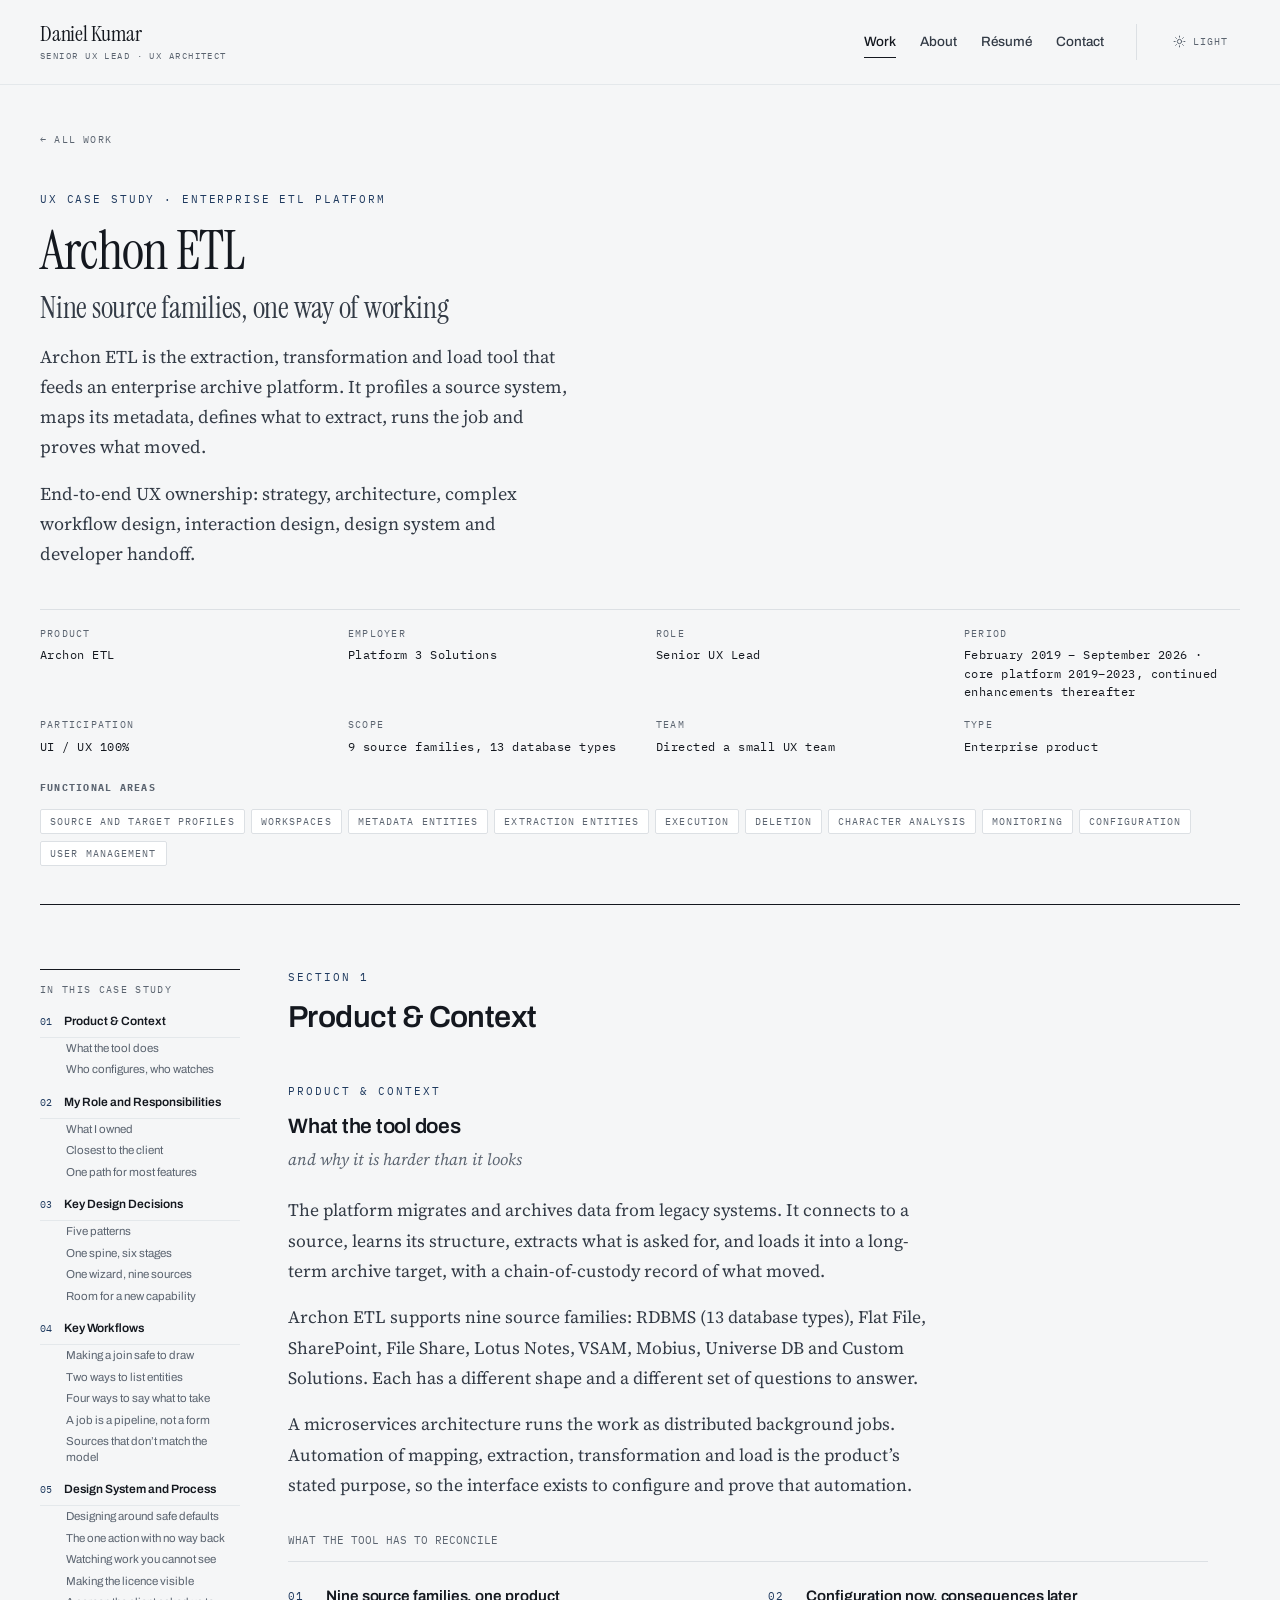
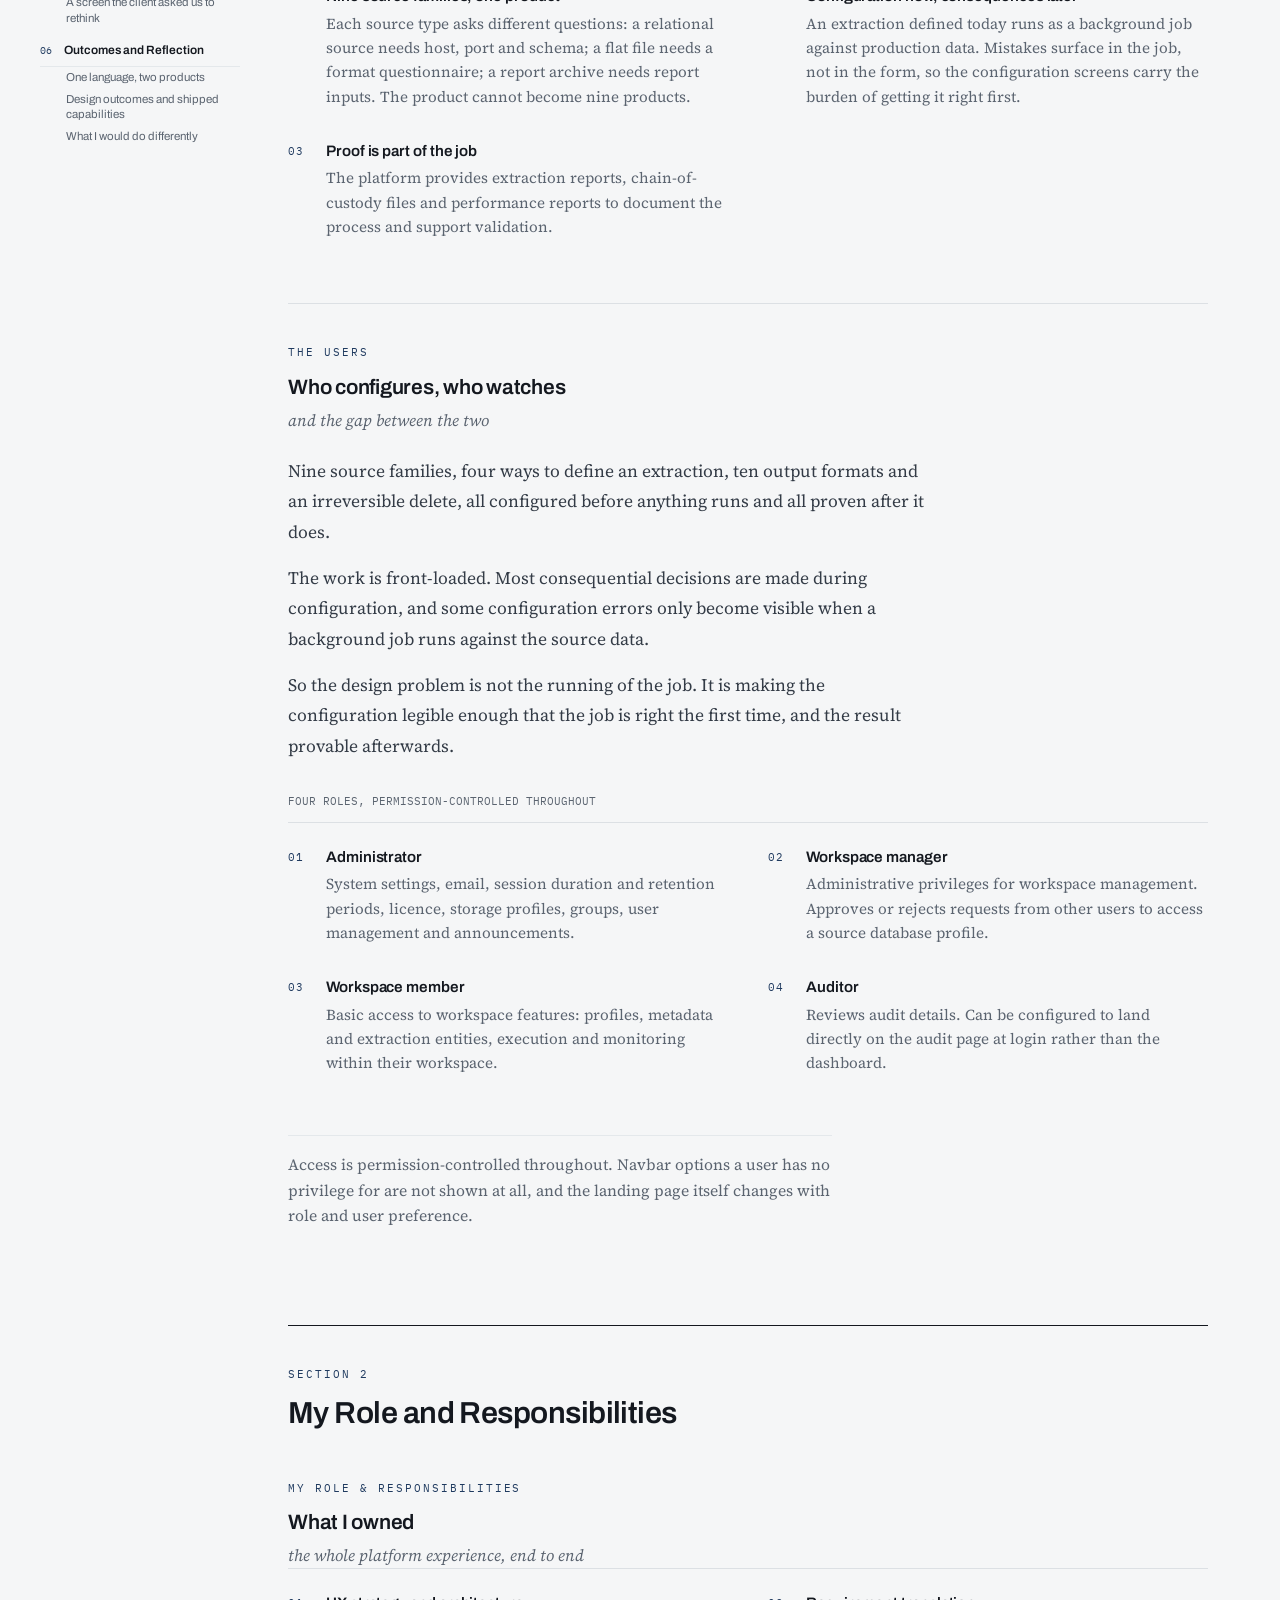
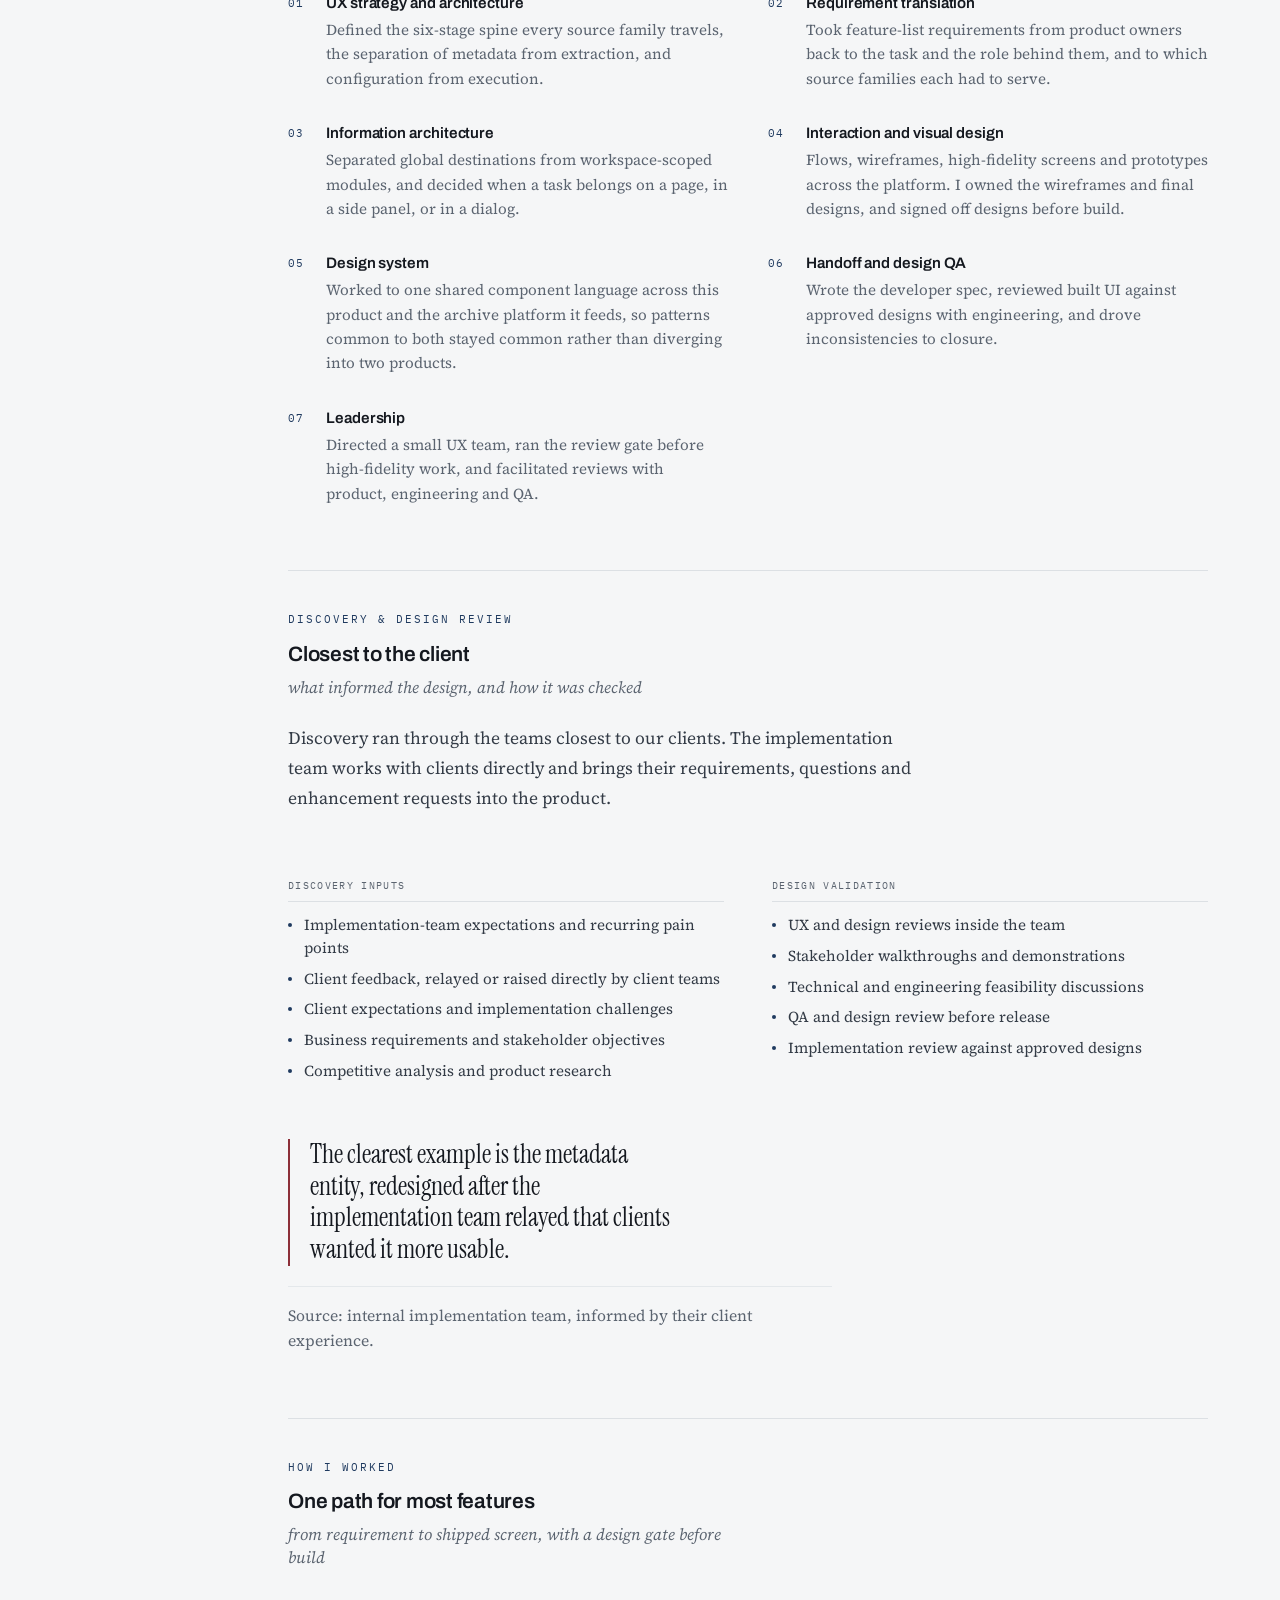
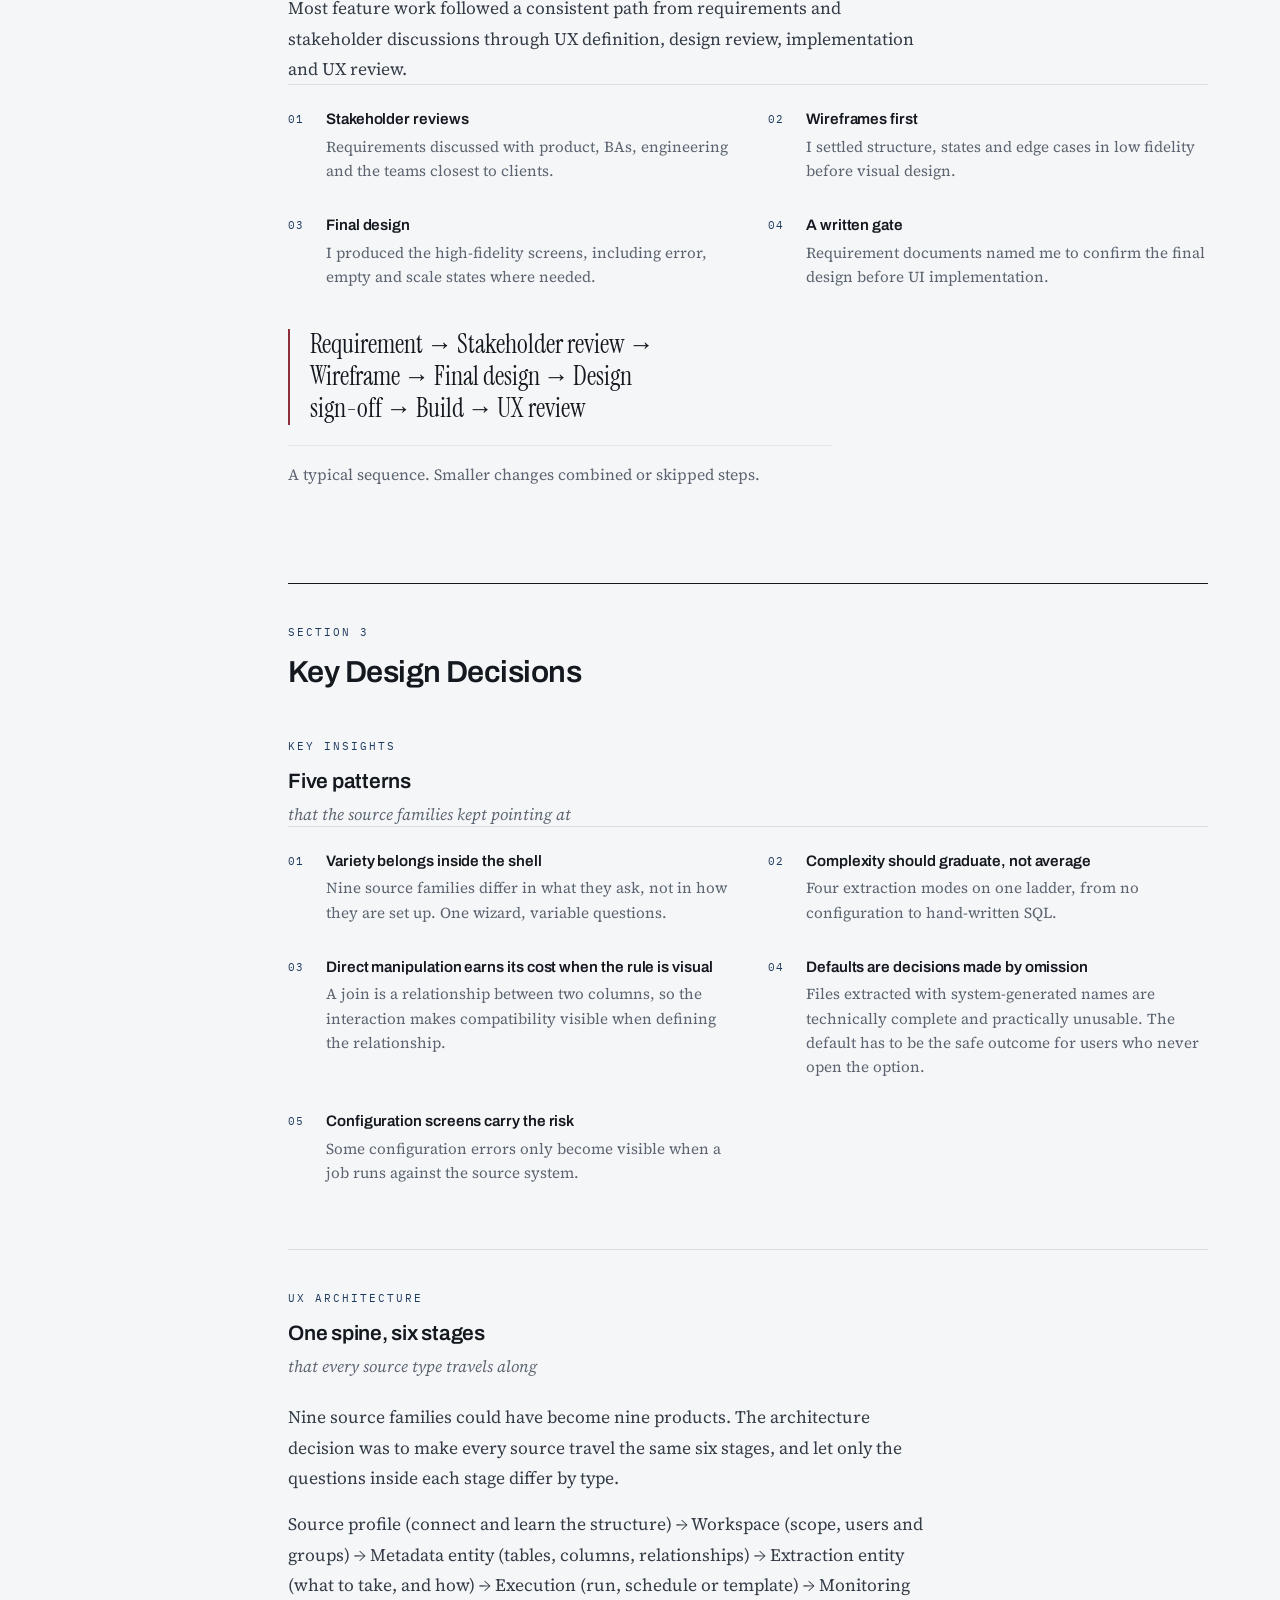
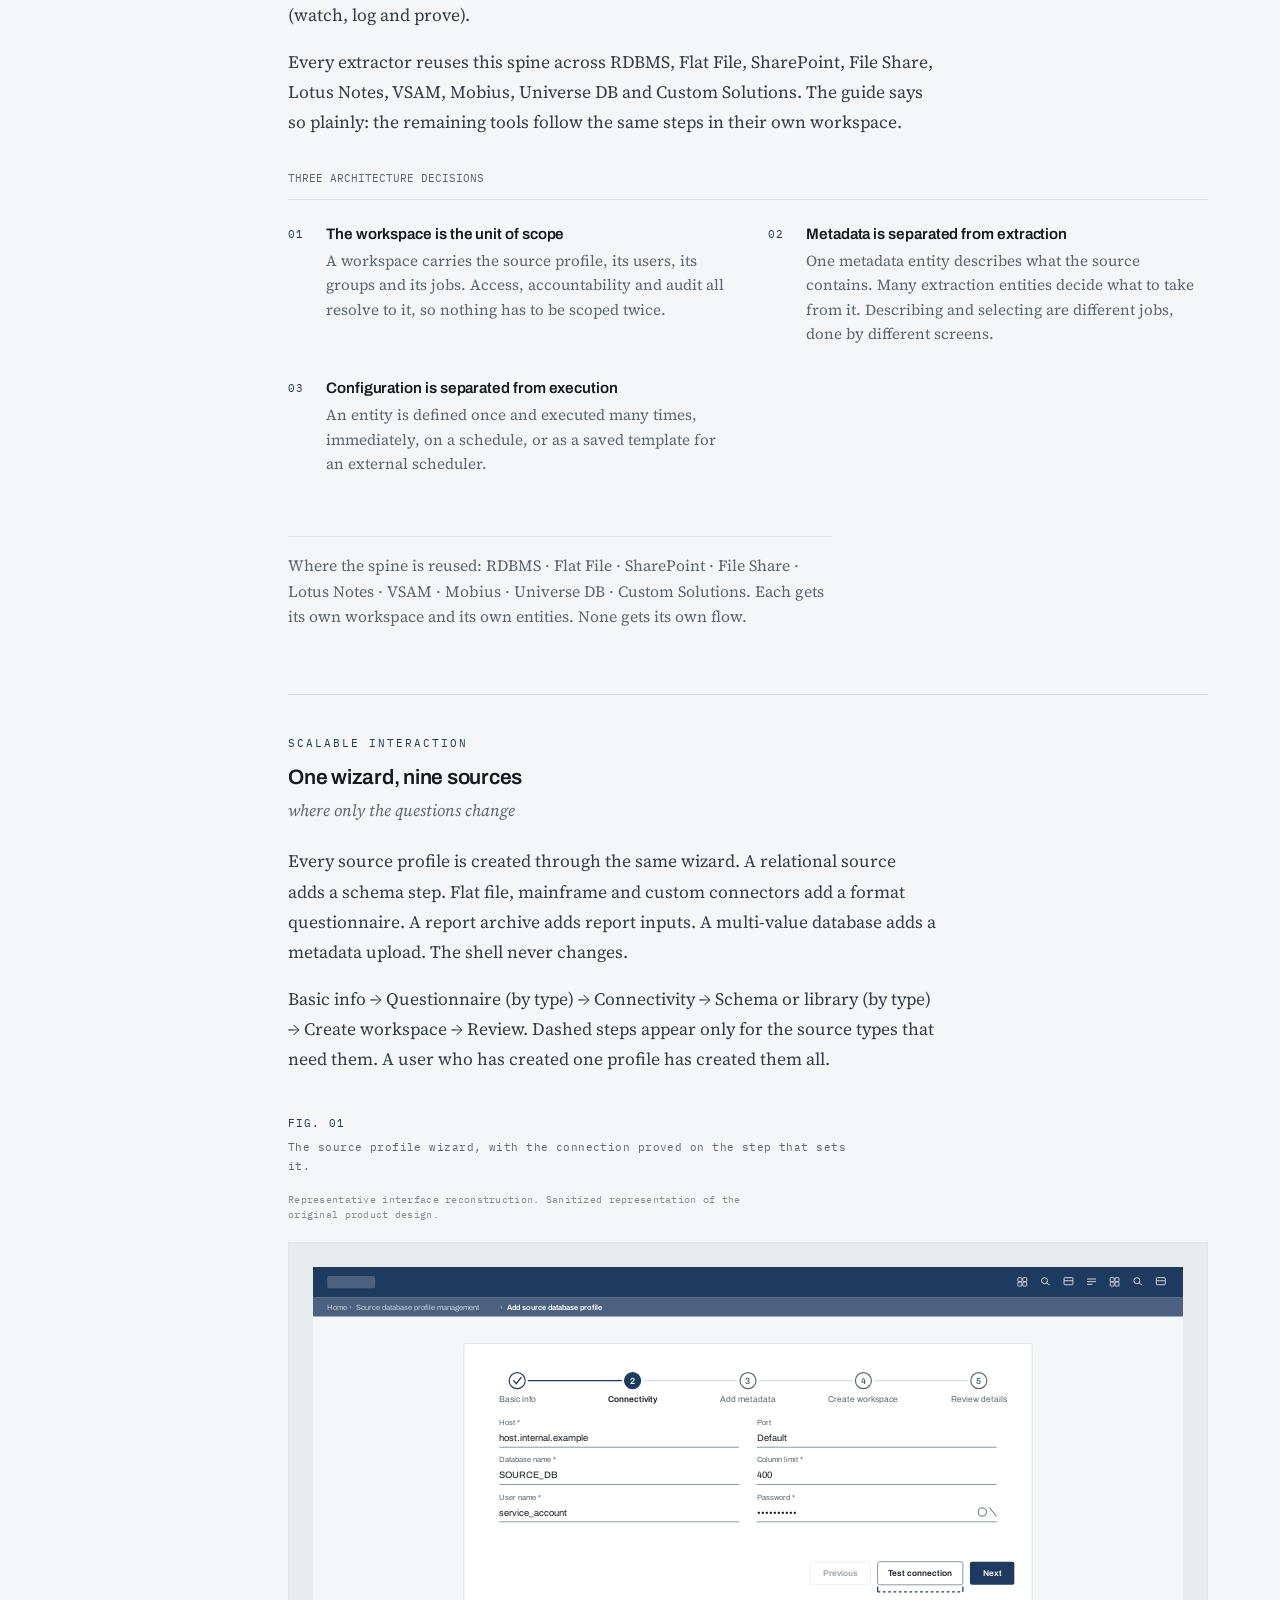
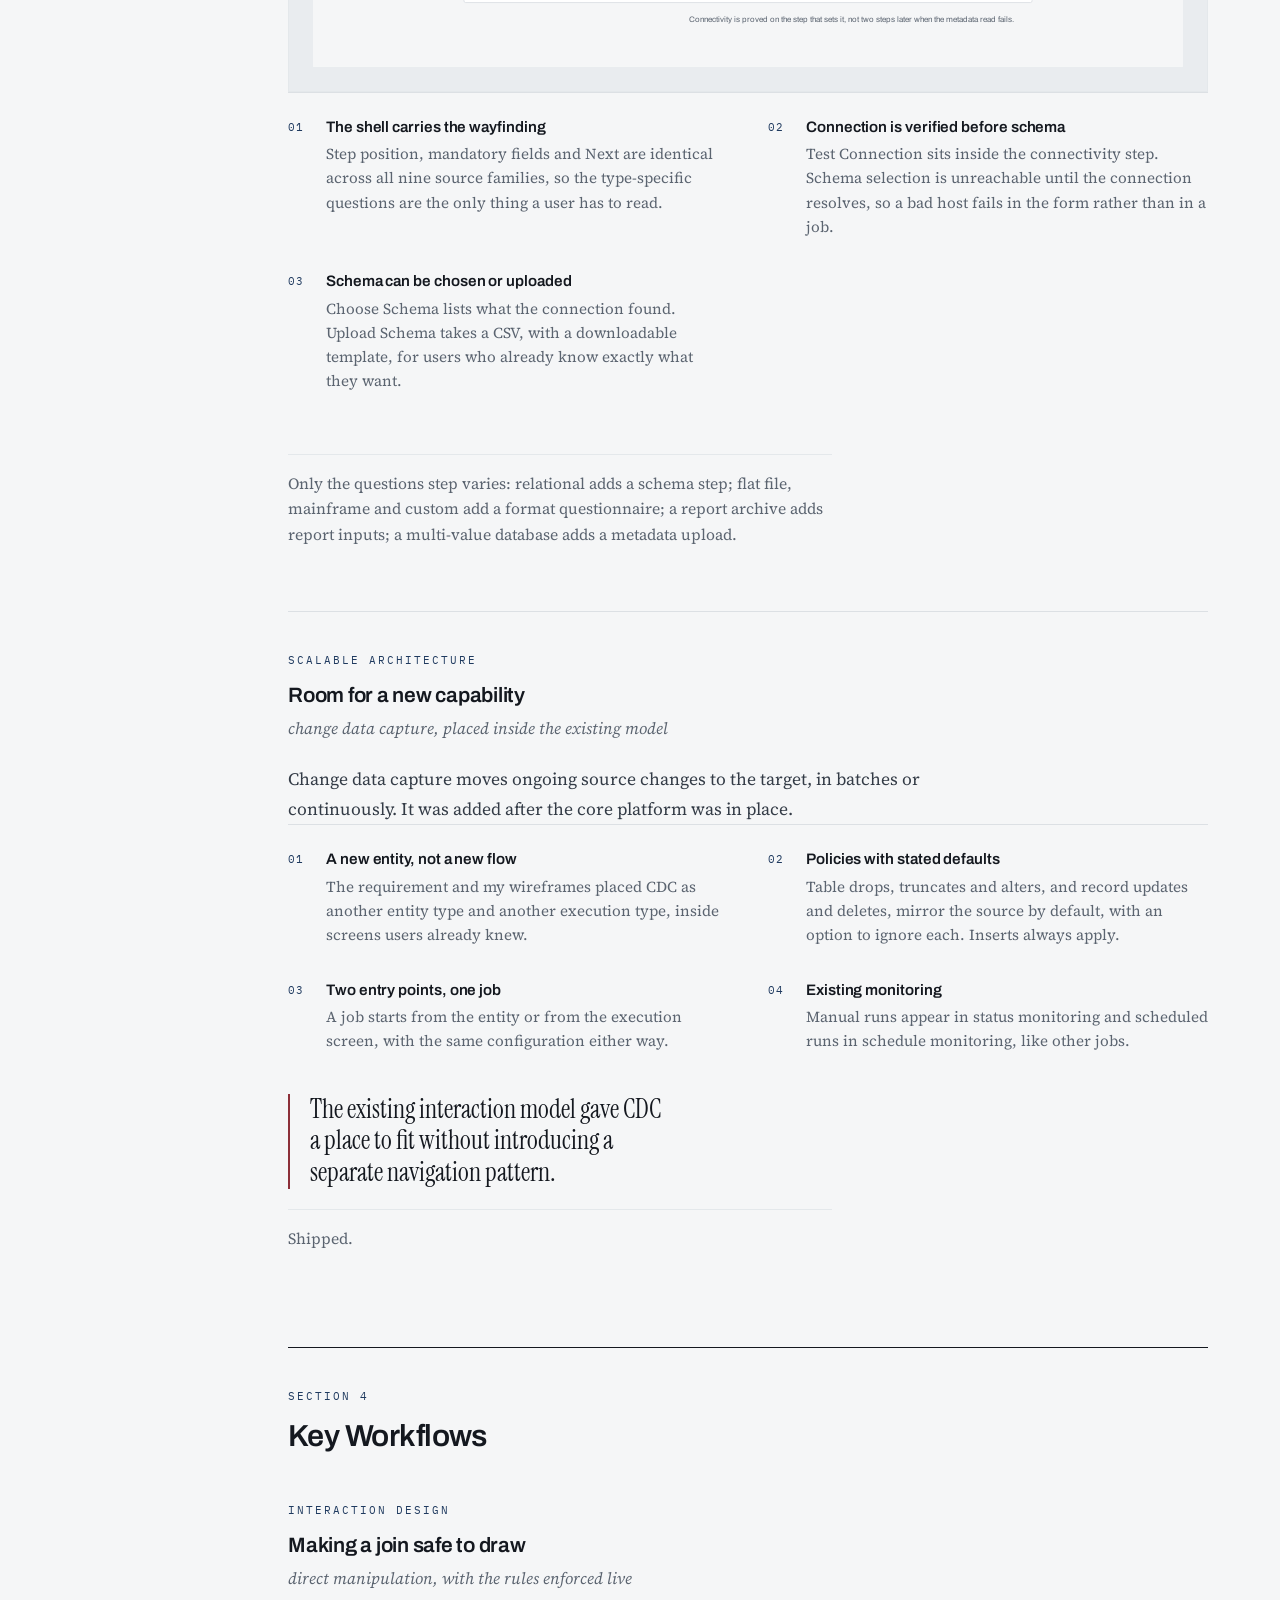
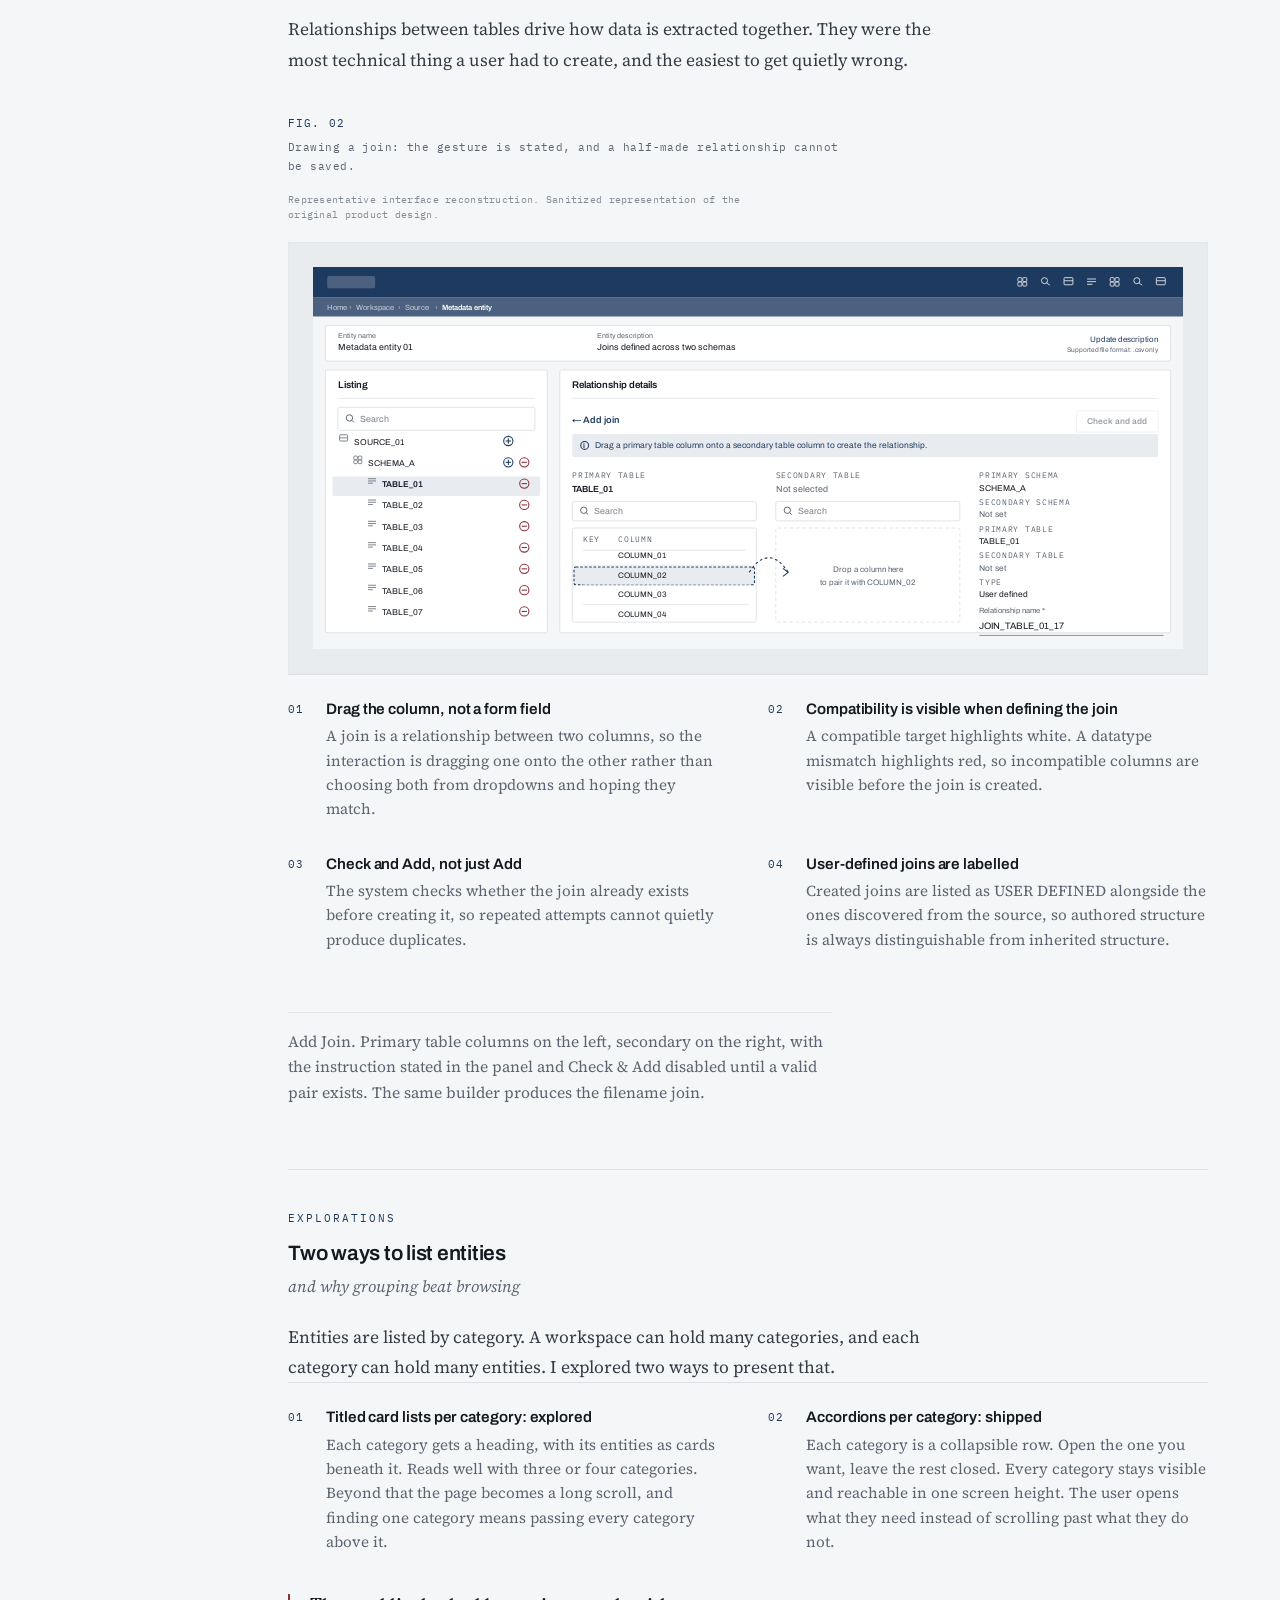
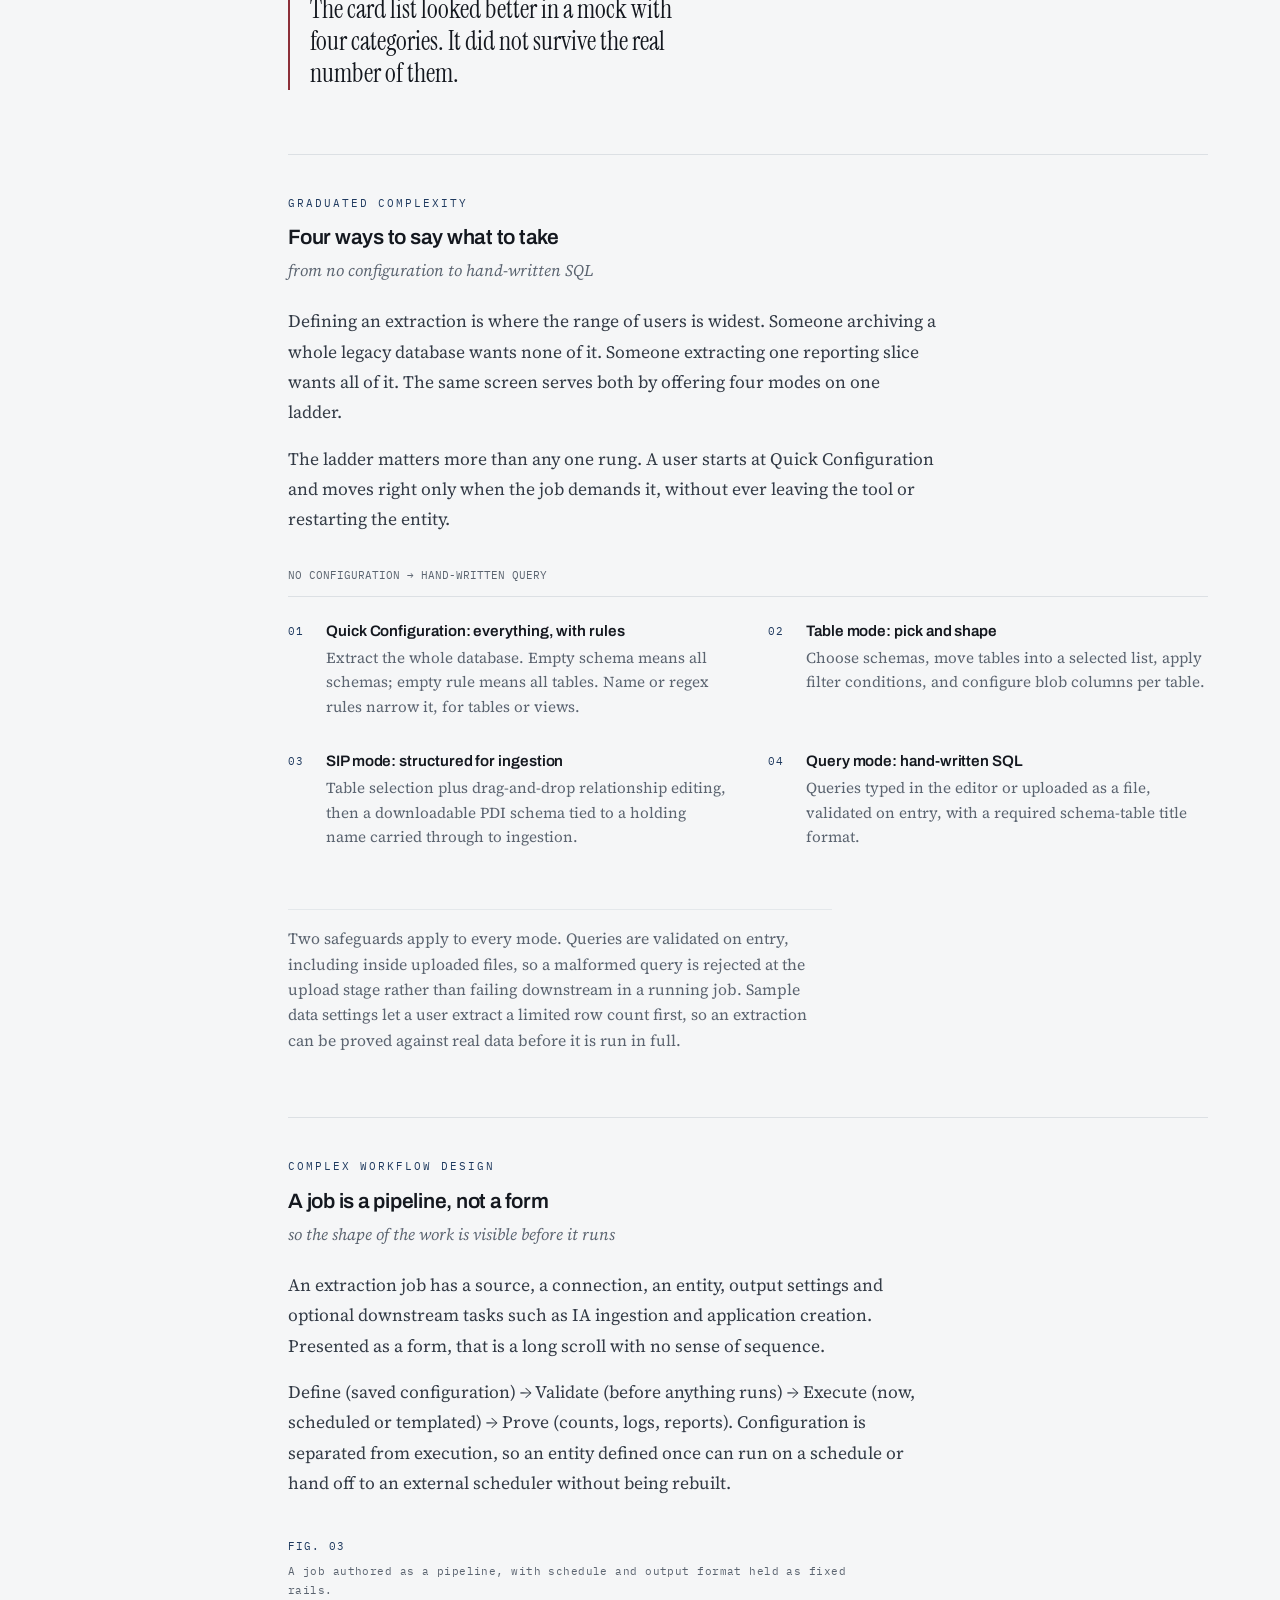
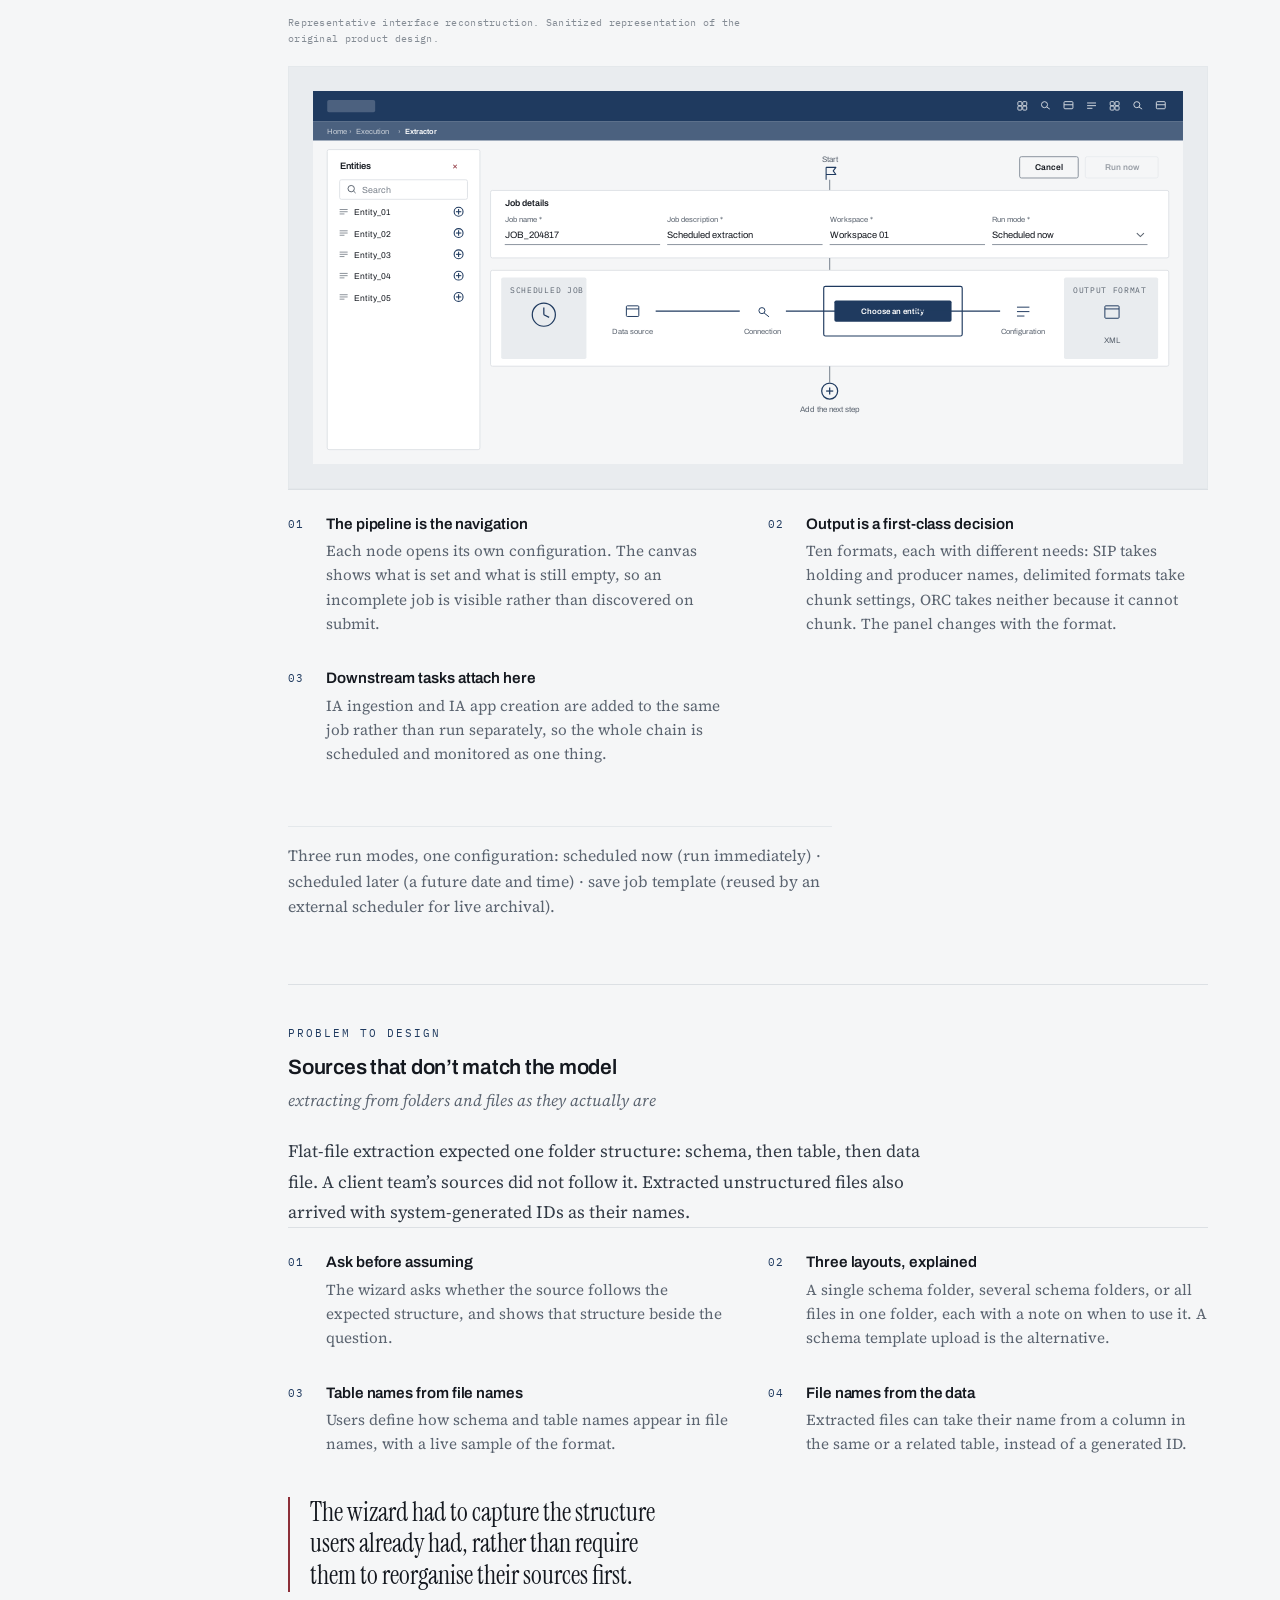
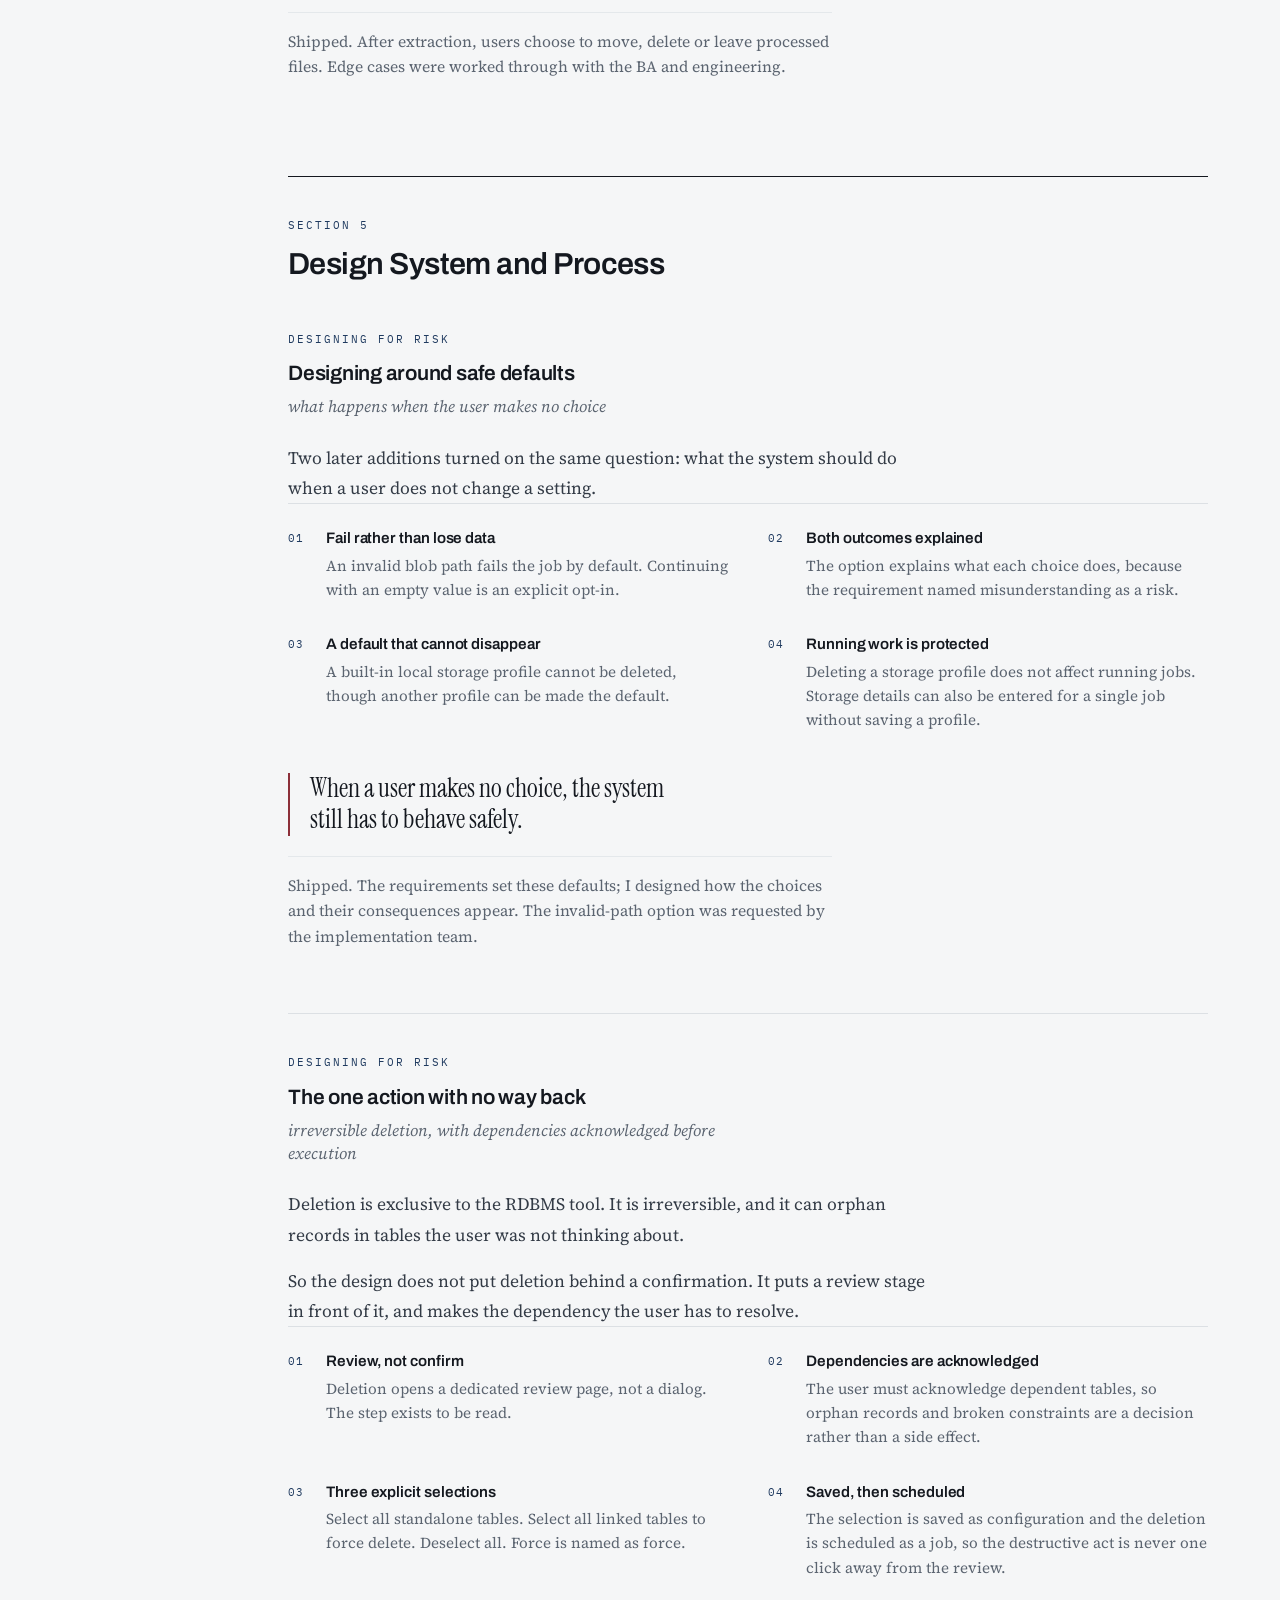
<file: case-studies/enterprise-etl-platform.html>
<!doctype html>
<html lang="en" data-theme="light">

<head>
  <meta charset="utf-8">
  <meta name="viewport" content="width=device-width, initial-scale=1">

  <!-- ==========================================================================
     DANIEL KUMAR M · UX PORTFOLIO
     Senior UX Lead · UX Architect

     Double-click any .html file to open it. No server, no build step.

     WHERE THINGS LIVE
       index.html / work.html / about.html ....... the three main pages
       case-studies/*.html ....................... one file per case study
       assets/css/site.css ....................... ALL styling, every page
       assets/js/site.js ......................... theme control, anchors
       assets/ .................................. images, icons, résumé PDF

     EDITING
       · Page text  -> edit the HTML in that page's <main> below.
       · Colours    -> assets/css/site.css, the DESIGN TOKENS block at the top.
       · Header and footer are repeated in each file. Change one, change all
         six, a find-and-replace across the folder does it in one pass.
       · Images     -> drop a new file over the old one in assets/, same
         filename. No HTML editing needed.
     ========================================================================== -->

  <title>Archon ETL · UX Case Study · Daniel Kumar M</title>
  <meta name="description"
    content="UX case study: Archon ETL by Platform 3 Solutions. Nine source families, one way of working: nine source families, thirteen database types. Senior UX Lead, February 2019 – September 2026.">
  <link rel="icon" type="image/png" href="../assets/icons/favicon.png">

  <!-- FONTS, needs internet. Without it the site falls back to Georgia / Arial
     and still reads correctly. -->
  <link rel="preconnect" href="https://fonts.googleapis.com">
  <link rel="preconnect" href="https://fonts.gstatic.com" crossorigin>
  <link rel="stylesheet"
    href="https://fonts.googleapis.com/css2?family=Archivo:wght@400;500;600&family=IBM+Plex+Mono:wght@400;500&family=Instrument+Serif:ital@0;1&family=Source+Serif+4:ital,opsz,wght@0,8..60,400;0,8..60,600;1,8..60,400&display=swap">

  <link rel="stylesheet" href="../assets/css/site.css">

  <!-- PAGE-SCOPED ADDITIONS, ETL case study only. The layout mirrors the ADS
     case study: a sticky section index on the left, the case study as one
     column on the right. ETL adds a second level to the index (its 22
     subsections under six sections) and a functional-areas list in the hero.
     Semantic tokens only, so both themes follow site.css. -->
  <style>
    /* ===== HERO: subtitle under the product name ===== */
    /* Same display serif as the H1, at roughly half its size and in the
       reading colour, so the product name leads and the phrase follows. */
    .cs-hero .cs-subtitle {
      font-family: var(--font-display);
      font-weight: 400;
      font-size: clamp(1.45rem, 2.4vw, 1.9rem);
      line-height: 1.15;
      letter-spacing: -.008em;
      color: var(--fg-reading);
      margin: var(--space-12) 0 0;
      max-width: 32ch;
      text-wrap: balance;
    }

    /* ===== HERO: functional areas ===== */
    .cs-areas {
      margin-top: var(--space-24);
    }

    .cs-areas-h {
      font-family: var(--font-mono);
      font-size: 9.5px;
      letter-spacing: .13em;
      text-transform: uppercase;
      color: var(--fg-muted);
      margin: 0;
    }

    .cs-areas .chips {
      list-style: none;
      padding: 0;
      margin: var(--space-12) 0 0;
    }

    /* ===== LAYOUT: section index left, case study right ===== */
    .cs-layout {
      display: grid;
      grid-template-columns: 200px minmax(0, 1fr);
      gap: 0 var(--space-48);
      align-items: start;
      padding-top: var(--space-64);
    }

    /* The index is sticky on every desktop window and never scrolls on its own.
       When it is taller than the window, the small script at the end of the
       page moves its sticky offset with the page scroll, so scrolling down
       brings its last links into view and scrolling up brings back the first. */
    .cs-side {
      min-width: 0;
    }

    @media (min-width:1025px) {
      .cs-side {
        position: sticky;
        top: var(--space-24);
      }
    }

    .cs-side .toc ol {
      grid-template-columns: minmax(0, 1fr);
      gap: 0;
    }

    .cs-side .toc li a {
      padding: 7px 0;
    }

    .cs-side .toc .t {
      font-size: 12px;
    }

    /* Section rows lead; subsection rows sit indented under them, quieter. */
    .cs-toc .cs-toc-sec>a .t {
      font-weight: 600;
      color: var(--fg-default);
    }

    .cs-toc .cs-toc-sub {
      padding: 0 0 6px;
    }

    .cs-side .toc .cs-toc-sub a {
      grid-template-columns: minmax(0, 1fr);
      padding: 3px 0 3px 26px;
      border-bottom: 0;
    }

    .cs-side .toc .cs-toc-sub .t {
      font-size: 11.5px;
      color: var(--fg-muted);
    }

    .ed.cs-flow {
      display: flex;
      flex-direction: column;
      align-items: stretch;
      max-width: 920px;
    }

    .ed.cs-flow .mg:empty {
      display: none;
    }

    /* Subsections: a hairline above each one. */
    .ed.cs-flow .mg.gap {
      margin-top: var(--space-64);
      padding-top: var(--space-40);
      border-top: 1px solid var(--border-default);
    }

    /* Sections: a stronger rule and more air, so the two levels read apart. */
    .ed.cs-flow .mg.cs-part {
      margin-top: var(--space-96);
      padding-top: var(--space-40);
      border-top: 1px solid var(--border-strong);
    }

    .ed.cs-flow .mg.cs-part:first-child {
      margin-top: 0;
      padding-top: 0;
      border-top: 0;
    }

    .ed.cs-flow .ct.gap {
      margin-top: var(--space-12);
      padding-top: 0;
      border-top: 0;
    }

    .ed.cs-flow .mg.gap-s,
    .ed.cs-flow .ct.gap-s {
      margin-top: var(--space-40);
    }

    /* Annotation labels ("WHAT THE TOOL HAS TO RECONCILE") sit above their list. */
    .ed.cs-flow .mg:not(.gap):not(.gap-s):not(:empty) {
      margin-top: var(--space-32);
    }

    .ed.cs-flow .mg:not(:empty)+.ct {
      margin-top: var(--space-12);
    }

    /* The first subsection under a section heading skips its own hairline. */
    .ed.cs-flow .cs-part+.ct+.mg.gap {
      margin-top: var(--space-48);
      padding-top: 0;
      border-top: 0;
    }

    .ed.cs-flow .mg .cap,
    .ed.cs-flow .mg .dis {
      max-width: 80ch;
    }

    .ed.cs-flow .prose {
      max-width: 72ch;
    }

    /* Subsection headings, one step below the section heading (as on ADS). */
    .ed .cs-h {
      font-family: var(--font-ui);
      font-weight: 600;
      font-size: 1.3rem;
      line-height: 1.3;
      letter-spacing: -.012em;
      color: var(--fg-default);
      margin: 0;
      max-width: 60ch;
      text-wrap: balance;
    }

    /* A second paragraph inside the same after-note. */
    .after.cs-after-more {
      margin-top: var(--space-8);
      padding-top: 0;
      border-top: 0;
    }

    /* Below 1024px a sidebar would squeeze the content: the index moves above
       the case study and shows the six sections only. */
    @media (max-width:1024px) {
      .cs-layout {
        display: block;
        padding-top: var(--space-40);
      }

      .cs-side {
        margin-bottom: var(--space-48);
      }

      .cs-side .toc {
        border-top: 0;
        padding-top: 0;
      }

      .cs-side .toc ol {
        grid-template-columns: repeat(2, minmax(0, 1fr));
        gap: 0 var(--space-24);
      }

      .cs-toc .cs-toc-sub {
        display: none;
      }

      .ed.cs-flow {
        max-width: none;
      }
    }

    @media (max-width:900px) {
      .ed .cs-h {
        font-size: 1.2rem;
      }

      .ed.cs-flow .mg.gap {
        margin-top: var(--space-48);
        padding-top: var(--space-32);
      }

      .ed.cs-flow .mg.cs-part {
        margin-top: var(--space-64);
        padding-top: var(--space-32);
      }

      .ed.cs-flow .mg.gap-s,
      .ed.cs-flow .ct.gap-s {
        margin-top: var(--space-32);
      }

      .ed.cs-flow .cs-part+.ct+.mg.gap {
        margin-top: var(--space-40);
      }
    }

    @media (max-width:640px) {
      .cs-side .toc ol {
        grid-template-columns: minmax(0, 1fr);
        max-height: none;
      }

      .cs-side .toc li a {
        padding: 6px 0;
      }
    }
  </style>

  <!-- The only inline script on the site: it sets the theme before the first
     paint so the page never flashes the wrong background. -->
  <script>(function () { try { var t = localStorage.getItem('dk-portfolio-theme') || ((window.matchMedia && window.matchMedia('(prefers-color-scheme: dark)').matches) ? 'dark' : 'light'); document.documentElement.setAttribute('data-theme', t); } catch (e) { } })();</script>
</head>

<body data-page="case-study">
  <a class="skip" href="#main">Skip to content</a>

  <!-- ==========================================================================
     NAVIGATION
     Four destinations only. The theme control is NOT a nav item, it sits in
     the .util zone, past a dividing rule, styled as a button.
     ========================================================================== -->
  <header class="hdr">
    <div class="shell hdr-in">

      <a class="mark" href="../index.html">Daniel Kumar<span>Senior UX Lead · UX Architect</span></a>

      <nav class="nav" aria-label="Primary">
        <a href="../work.html" data-nav="work">Work</a>
        <a href="../about.html" data-nav="about">About</a>
        <a href="../assets/Daniel_Kumar_Resume.pdf" class="res" target="_blank" rel="noopener"
          aria-label="Résumé (PDF, opens in a new tab)">Résumé</a>
        <a href="#footer">Contact</a>
      </nav>

      <!-- UTILITY CONTROL, changes appearance, does not navigate. -->
      <div class="util">
        <button class="theme-btn" id="themeBtn" type="button">
          <span id="themeIcon"><svg viewBox="0 0 24 24" fill="none" stroke="currentColor" stroke-width="1.8"
              stroke-linecap="round" aria-hidden="true">
              <circle cx="12" cy="12" r="4" />
              <path
                d="M12 2v2M12 20v2M4.9 4.9l1.4 1.4M17.7 17.7l1.4 1.4M2 12h2M20 12h2M4.9 19.1l1.4-1.4M17.7 6.3l1.4-1.4" />
            </svg></span><span id="themeLabel">Light</span>
        </button>
      </div>

    </div>
  </header>

  <main id="main" class="shell" tabindex="-1">
    <section class="cs-hero"><a class="back" href="../work.html">&larr; All work</a>
      <p class="cs-eb">UX Case Study &middot; Enterprise ETL Platform</p>
      <h1>Archon ETL</h1>
      <p class="cs-subtitle">Nine source families, one way of working</p>
      <p class="sub">Archon ETL is the extraction, transformation and load tool that feeds an enterprise archive
        platform. It profiles a source system, maps its metadata, defines what to extract, runs the job and proves
        what moved.</p>
      <p class="sub">End-to-end UX ownership: strategy, architecture, complex workflow design, interaction design,
        design system and developer handoff.</p>
      <dl class="facts">
        <div>
          <dt>Product</dt>
          <dd>Archon ETL</dd>
        </div>
        <div>
          <dt>Employer</dt>
          <dd>Platform 3 Solutions</dd>
        </div>
        <div>
          <dt>Role</dt>
          <dd>Senior UX Lead</dd>
        </div>
        <div>
          <dt>Period</dt>
          <dd>February 2019 – September 2026 · core platform 2019–2023, continued enhancements thereafter</dd>
        </div>
        <div>
          <dt>Participation</dt>
          <dd>UI / UX 100%</dd>
        </div>
        <div>
          <dt>Scope</dt>
          <dd>9 source families, 13 database types</dd>
        </div>
        <div>
          <dt>Team</dt>
          <dd>Directed a small UX team</dd>
        </div>
        <div>
          <dt>Type</dt>
          <dd>Enterprise product</dd>
        </div>
      </dl>
      <div class="cs-areas">
        <h2 class="cs-areas-h" id="functional-areas">Functional areas</h2>
        <ul class="chips" role="list" aria-labelledby="functional-areas">
          <li><span>Source and Target Profiles</span></li>
          <li><span>Workspaces</span></li>
          <li><span>Metadata Entities</span></li>
          <li><span>Extraction Entities</span></li>
          <li><span>Execution</span></li>
          <li><span>Deletion</span></li>
          <li><span>Character Analysis</span></li>
          <li><span>Monitoring</span></li>
          <li><span>Configuration</span></li>
          <li><span>User Management</span></li>
        </ul>
      </div>
    </section>
    <div class="cs-layout">
      <div class="cs-side">
        <nav class="toc cs-toc" aria-label="Sections in this case study">
          <p class="toc-h">In this case study</p>
          <ol>
            <li class="cs-toc-sec"><a href="#part-1"><span class="n">01</span><span class="t">Product &amp;
                  Context</span></a>
              <ol class="cs-toc-sub">
                <li><a href="#s-what-the-tool-does"><span class="t">What the tool does</span></a></li>
                <li><a href="#s-who-configures-who-watches"><span class="t">Who configures, who watches</span></a></li>
              </ol>
            </li>
            <li class="cs-toc-sec"><a href="#part-2"><span class="n">02</span><span class="t">My Role and
                  Responsibilities</span></a>
              <ol class="cs-toc-sub">
                <li><a href="#s-what-i-owned"><span class="t">What I owned</span></a></li>
                <li><a href="#s-closest-to-the-client"><span class="t">Closest to the client</span></a></li>
                <li><a href="#s-one-path-for-most-features"><span class="t">One path for most features</span></a></li>
              </ol>
            </li>
            <li class="cs-toc-sec"><a href="#part-3"><span class="n">03</span><span class="t">Key Design
                  Decisions</span></a>
              <ol class="cs-toc-sub">
                <li><a href="#s-five-patterns"><span class="t">Five patterns</span></a></li>
                <li><a href="#s-one-spine-six-stages"><span class="t">One spine, six stages</span></a></li>
                <li><a href="#s-one-wizard-nine-sources"><span class="t">One wizard, nine sources</span></a></li>
                <li><a href="#s-room-for-a-new-capability"><span class="t">Room for a new capability</span></a></li>
              </ol>
            </li>
            <li class="cs-toc-sec"><a href="#part-4"><span class="n">04</span><span class="t">Key
                  Workflows</span></a>
              <ol class="cs-toc-sub">
                <li><a href="#s-making-a-join-safe-to-draw"><span class="t">Making a join safe to draw</span></a></li>
                <li><a href="#s-two-ways-to-list-entities"><span class="t">Two ways to list entities</span></a></li>
                <li><a href="#s-four-ways-to-say-what-to-take"><span class="t">Four ways to say what to
                      take</span></a></li>
                <li><a href="#s-a-job-is-a-pipeline-not-a-form"><span class="t">A job is a pipeline, not a
                      form</span></a></li>
                <li><a href="#s-sources-that-don-t-match-the-model"><span class="t">Sources that don’t match the
                      model</span></a></li>
              </ol>
            </li>
            <li class="cs-toc-sec"><a href="#part-5"><span class="n">05</span><span class="t">Design System and
                  Process</span></a>
              <ol class="cs-toc-sub">
                <li><a href="#s-designing-around-safe-defaults"><span class="t">Designing around safe
                      defaults</span></a></li>
                <li><a href="#s-the-one-action-with-no-way-back"><span class="t">The one action with no way
                      back</span></a></li>
                <li><a href="#s-watching-work-you-cannot-see"><span class="t">Watching work you cannot see</span></a>
                </li>
                <li><a href="#s-making-the-licence-visible"><span class="t">Making the licence visible</span></a></li>
                <li><a href="#s-a-screen-the-client-asked-us-to-rethink"><span class="t">A screen the client asked us
                      to rethink</span></a></li>
              </ol>
            </li>
            <li class="cs-toc-sec"><a href="#part-6"><span class="n">06</span><span class="t">Outcomes and
                  Reflection</span></a>
              <ol class="cs-toc-sub">
                <li><a href="#s-one-language-two-products"><span class="t">One language, two products</span></a></li>
                <li><a href="#s-design-outcomes-and-shipped-capabilities"><span class="t">Design outcomes and shipped
                      capabilities</span></a></li>
                <li><a href="#s-what-i-would-do-differently"><span class="t">What I would do differently</span></a>
                </li>
              </ol>
            </li>
          </ol>
        </nav>
      </div>
    <section class="ed cs-flow">

      <!-- ===== SECTION 1 · PRODUCT & CONTEXT ===== -->
      <div class="mg gap cs-part" id="part-1"><span class="eb">Section 1</span></div>
      <div class="ct gap">
        <h2 class="claim">Product &amp; Context</h2>
      </div>
      <div class="mg gap" id="s-what-the-tool-does"><span class="eb">Product &amp; context</span></div>
      <div class="ct gap">
        <h3 class="cs-h">What the tool does</h3>
        <p class="qual">and why it is harder than it looks</p>
        <div class="prose">
          <p>The platform migrates and archives data from legacy systems. It connects to a source, learns its structure,
            extracts what is asked for, and loads it into a long-term archive target, with a chain-of-custody record of
            what moved.</p>
          <p>Archon ETL supports nine source families: RDBMS (13 database types), Flat File, SharePoint, File Share,
            Lotus Notes, VSAM, Mobius, Universe DB and Custom Solutions. Each has a different shape and a different set
            of questions to answer.</p>
          <p>A microservices architecture runs the work as distributed background jobs. Automation of mapping,
            extraction, transformation and load is the product’s stated purpose, so the interface exists to configure
            and prove that automation.</p>
        </div>
      </div>
      <div class="mg"><span class="note">WHAT THE TOOL HAS TO RECONCILE</span></div>
      <div class="ct">
        <ol class="annos" style="list-style:none;margin:0;padding:0;padding-top:var(--space-24);">
          <li class="anno"><span class="n">01</span>
            <div>
              <h3>Nine source families, one product</h3>
              <p>Each source type asks different questions: a relational source needs host, port and schema; a flat file
                needs a format questionnaire; a report archive needs report inputs. The product cannot become nine
                products.</p>
            </div>
          </li>
          <li class="anno"><span class="n">02</span>
            <div>
              <h3>Configuration now, consequences later</h3>
              <p>An extraction defined today runs as a background job against production data. Mistakes surface in the
                job, not in the form, so the configuration screens carry the burden of getting it right first.</p>
            </div>
          </li>
          <li class="anno"><span class="n">03</span>
            <div>
              <h3>Proof is part of the job</h3>
              <p>The platform provides extraction reports, chain-of-custody files and performance reports to document
                the process and support validation.</p>
            </div>
          </li>
        </ol>
      </div>
      <div class="mg gap" id="s-who-configures-who-watches"><span class="eb">The users</span></div>
      <div class="ct gap">
        <h3 class="cs-h">Who configures, who watches</h3>
        <p class="qual">and the gap between the two</p>
        <div class="prose">
          <p>Nine source families, four ways to define an extraction, ten output formats and an irreversible delete, all
            configured before anything runs and all proven after it does.</p>
          <p>The work is front-loaded. Most consequential decisions are made during configuration, and some
            configuration errors only become visible when a background job runs against the source data.</p>
          <p>So the design problem is not the running of the job. It is making the configuration legible enough that the
            job is right the first time, and the result provable afterwards.</p>
        </div>
      </div>
      <div class="mg"><span class="note">FOUR ROLES, PERMISSION-CONTROLLED THROUGHOUT</span></div>
      <div class="ct">
        <ol class="annos" style="list-style:none;margin:0;padding:0;padding-top:var(--space-24);">
          <li class="anno"><span class="n">01</span>
            <div>
              <h3>Administrator</h3>
              <p>System settings, email, session duration and retention periods, licence, storage profiles, groups, user
                management and announcements.</p>
            </div>
          </li>
          <li class="anno"><span class="n">02</span>
            <div>
              <h3>Workspace manager</h3>
              <p>Administrative privileges for workspace management. Approves or rejects requests from other users to
                access a source database profile.</p>
            </div>
          </li>
          <li class="anno"><span class="n">03</span>
            <div>
              <h3>Workspace member</h3>
              <p>Basic access to workspace features: profiles, metadata and extraction entities, execution and
                monitoring within their workspace.</p>
            </div>
          </li>
          <li class="anno"><span class="n">04</span>
            <div>
              <h3>Auditor</h3>
              <p>Reviews audit details. Can be configured to land directly on the audit page at login rather than the
                dashboard.</p>
            </div>
          </li>
        </ol>
      </div>
      <div class="mg gap-s"></div>
      <div class="ct gap-s">
        <p class="after">Access is permission-controlled throughout. Navbar options a user has no privilege for are not
          shown at all, and the landing page itself changes with role and user preference.</p>
      </div>

      <!-- ===== SECTION 2 · MY ROLE AND RESPONSIBILITIES ===== -->
      <div class="mg gap cs-part" id="part-2"><span class="eb">Section 2</span></div>
      <div class="ct gap">
        <h2 class="claim">My Role and Responsibilities</h2>
      </div>
      <div class="mg gap" id="s-what-i-owned"><span class="eb">My role &amp; responsibilities</span></div>
      <div class="ct gap">
        <h3 class="cs-h">What I owned</h3>
        <p class="qual">the whole platform experience, end to end</p>
      </div>
      <div class="mg"></div>
      <div class="ct">
        <ol class="annos" style="list-style:none;margin:0;padding:0;padding-top:var(--space-24);">
          <li class="anno"><span class="n">01</span>
            <div>
              <h3>UX strategy and architecture</h3>
              <p>Defined the six-stage spine every source family travels, the separation of metadata from extraction,
                and configuration from execution.</p>
            </div>
          </li>
          <li class="anno"><span class="n">02</span>
            <div>
              <h3>Requirement translation</h3>
              <p>Took feature-list requirements from product owners back to the task and the role behind them, and to
                which source families each had to serve.</p>
            </div>
          </li>
          <li class="anno"><span class="n">03</span>
            <div>
              <h3>Information architecture</h3>
              <p>Separated global destinations from workspace-scoped modules, and decided when a task belongs on a page,
                in a side panel, or in a dialog.</p>
            </div>
          </li>
          <li class="anno"><span class="n">04</span>
            <div>
              <h3>Interaction and visual design</h3>
              <p>Flows, wireframes, high-fidelity screens and prototypes across the platform. I owned the wireframes and
                final designs, and signed off designs before build.</p>
            </div>
          </li>
          <li class="anno"><span class="n">05</span>
            <div>
              <h3>Design system</h3>
              <p>Worked to one shared component language across this product and the archive platform it feeds, so
                patterns common to both stayed common rather than diverging into two products.</p>
            </div>
          </li>
          <li class="anno"><span class="n">06</span>
            <div>
              <h3>Handoff and design QA</h3>
              <p>Wrote the developer spec, reviewed built UI against approved designs with engineering, and drove
                inconsistencies to closure.</p>
            </div>
          </li>
          <li class="anno"><span class="n">07</span>
            <div>
              <h3>Leadership</h3>
              <p>Directed a small UX team, ran the review gate before high-fidelity work, and facilitated reviews with
                product, engineering and QA.</p>
            </div>
          </li>
        </ol>
      </div>
      <div class="mg gap" id="s-closest-to-the-client"><span class="eb">Discovery &amp; design review</span></div>
      <div class="ct gap">
        <h3 class="cs-h">Closest to the client</h3>
        <p class="qual">what informed the design, and how it was checked</p>
        <div class="prose">
          <p>Discovery ran through the teams closest to our clients. The implementation team works with clients directly
            and brings their requirements, questions and enhancement requests into the product.</p>
        </div>
      </div>
      <div class="mg gap-s"></div>
      <div class="ct gap-s">
        <div class="cols2">
          <div>
            <h3>Discovery inputs</h3>
            <ul>
              <li>Implementation-team expectations and recurring pain points</li>
              <li>Client feedback, relayed or raised directly by client teams</li>
              <li>Client expectations and implementation challenges</li>
              <li>Business requirements and stakeholder objectives</li>
              <li>Competitive analysis and product research</li>
            </ul>
          </div>
          <div>
            <h3>Design validation</h3>
            <ul>
              <li>UX and design reviews inside the team</li>
              <li>Stakeholder walkthroughs and demonstrations</li>
              <li>Technical and engineering feasibility discussions</li>
              <li>QA and design review before release</li>
              <li>Implementation review against approved designs</li>
            </ul>
          </div>
        </div>
      </div>
      <div class="mg gap-s"></div>
      <div class="ct gap-s">
        <div class="pull" style="margin-top:0;">The clearest example is the metadata entity, redesigned after the
          implementation team relayed that clients wanted it more usable.</div>
        <p class="after">Source: internal implementation team, informed by their client experience.</p>
      </div>
      <div class="mg gap" id="s-one-path-for-most-features"><span class="eb">How I worked</span></div>
      <div class="ct gap">
        <h3 class="cs-h">One path for most features</h3>
        <p class="qual">from requirement to shipped screen, with a design gate before build</p>
        <div class="prose">
          <p>Most feature work followed a consistent path from requirements and stakeholder discussions through UX
            definition, design review, implementation and UX review.</p>
        </div>
      </div>
      <div class="mg"></div>
      <div class="ct">
        <ol class="annos" style="list-style:none;margin:0;padding:0;padding-top:var(--space-24);">
          <li class="anno"><span class="n">01</span>
            <div>
              <h3>Stakeholder reviews</h3>
              <p>Requirements discussed with product, BAs, engineering and the teams closest to clients.</p>
            </div>
          </li>
          <li class="anno"><span class="n">02</span>
            <div>
              <h3>Wireframes first</h3>
              <p>I settled structure, states and edge cases in low fidelity before visual design.</p>
            </div>
          </li>
          <li class="anno"><span class="n">03</span>
            <div>
              <h3>Final design</h3>
              <p>I produced the high-fidelity screens, including error, empty and scale states where needed.</p>
            </div>
          </li>
          <li class="anno"><span class="n">04</span>
            <div>
              <h3>A written gate</h3>
              <p>Requirement documents named me to confirm the final design before UI implementation.</p>
            </div>
          </li>
        </ol>
      </div>
      <div class="mg gap-s"></div>
      <div class="ct gap-s">
        <div class="pull" style="margin-top:0;">Requirement → Stakeholder review → Wireframe → Final design → Design
          sign-off → Build → UX review</div>
        <p class="after">A typical sequence. Smaller changes combined or skipped steps.</p>
      </div>

      <!-- ===== SECTION 3 · KEY DESIGN DECISIONS ===== -->
      <div class="mg gap cs-part" id="part-3"><span class="eb">Section 3</span></div>
      <div class="ct gap">
        <h2 class="claim">Key Design Decisions</h2>
      </div>
      <div class="mg gap" id="s-five-patterns"><span class="eb">Key insights</span></div>
      <div class="ct gap">
        <h3 class="cs-h">Five patterns</h3>
        <p class="qual">that the source families kept pointing at</p>
      </div>
      <div class="mg"></div>
      <div class="ct">
        <ol class="annos" style="list-style:none;margin:0;padding:0;padding-top:var(--space-24);">
          <li class="anno"><span class="n">01</span>
            <div>
              <h3>Variety belongs inside the shell</h3>
              <p>Nine source families differ in what they ask, not in how they are set up. One wizard, variable
                questions.</p>
            </div>
          </li>
          <li class="anno"><span class="n">02</span>
            <div>
              <h3>Complexity should graduate, not average</h3>
              <p>Four extraction modes on one ladder, from no configuration to hand-written SQL.</p>
            </div>
          </li>
          <li class="anno"><span class="n">03</span>
            <div>
              <h3>Direct manipulation earns its cost when the rule is visual</h3>
              <p>A join is a relationship between two columns, so the interaction makes compatibility visible when
                defining the relationship.</p>
            </div>
          </li>
          <li class="anno"><span class="n">04</span>
            <div>
              <h3>Defaults are decisions made by omission</h3>
              <p>Files extracted with system-generated names are technically complete and practically unusable. The
                default has to be the safe outcome for users who never open the option.</p>
            </div>
          </li>
          <li class="anno"><span class="n">05</span>
            <div>
              <h3>Configuration screens carry the risk</h3>
              <p>Some configuration errors only become visible when a job runs against the source system.</p>
            </div>
          </li>
        </ol>
      </div>
      <div class="mg gap" id="s-one-spine-six-stages"><span class="eb">UX architecture</span></div>
      <div class="ct gap">
        <h3 class="cs-h">One spine, six stages</h3>
        <p class="qual">that every source type travels along</p>
        <div class="prose">
          <p>Nine source families could have become nine products. The architecture decision was to make every source
            travel the same six stages, and let only the questions inside each stage differ by type.</p>
          <p>Source profile (connect and learn the structure) → Workspace (scope, users and groups) → Metadata entity
            (tables, columns, relationships) → Extraction entity (what to take, and how) → Execution (run, schedule or
            template) → Monitoring (watch, log and prove).</p>
          <p>Every extractor reuses this spine across RDBMS, Flat File, SharePoint, File Share, Lotus Notes, VSAM, Mobius,
            Universe DB and Custom Solutions. The guide says so plainly: the remaining tools follow the same steps in their own
            workspace.</p>
        </div>
      </div>
      <div class="mg"><span class="note">THREE ARCHITECTURE DECISIONS</span></div>
      <div class="ct">
        <ol class="annos" style="list-style:none;margin:0;padding:0;padding-top:var(--space-24);">
          <li class="anno"><span class="n">01</span>
            <div>
              <h3>The workspace is the unit of scope</h3>
              <p>A workspace carries the source profile, its users, its groups and its jobs. Access, accountability and
                audit all resolve to it, so nothing has to be scoped twice.</p>
            </div>
          </li>
          <li class="anno"><span class="n">02</span>
            <div>
              <h3>Metadata is separated from extraction</h3>
              <p>One metadata entity describes what the source contains. Many extraction entities decide what to take
                from it. Describing and selecting are different jobs, done by different screens.</p>
            </div>
          </li>
          <li class="anno"><span class="n">03</span>
            <div>
              <h3>Configuration is separated from execution</h3>
              <p>An entity is defined once and executed many times, immediately, on a schedule, or as a saved template
                for an external scheduler.</p>
            </div>
          </li>
        </ol>
      </div>
      <div class="mg gap-s"></div>
      <div class="ct gap-s">
        <p class="after">Where the spine is reused: RDBMS · Flat File · SharePoint · File Share · Lotus Notes · VSAM ·
          Mobius · Universe DB · Custom Solutions. Each gets its own workspace and its own entities. None gets its own
          flow.</p>
      </div>
      <div class="mg gap" id="s-one-wizard-nine-sources"><span class="eb">Scalable interaction</span></div>
      <div class="ct gap">
        <h3 class="cs-h">One wizard, nine sources</h3>
        <p class="qual">where only the questions change</p>
        <div class="prose">
          <p>Every source profile is created through the same wizard. A relational source adds a schema step. Flat file,
            mainframe and custom connectors add a format questionnaire. A report archive adds report inputs. A
            multi-value database adds a metadata upload. The shell never changes.</p>
          <p>Basic info → Questionnaire (by type) → Connectivity → Schema or library (by type) → Create workspace →
            Review. Dashed steps appear only for the source types that need them. A user who has created one profile has
            created them all.</p>
        </div>
      </div>
      <div class="mg gap-s"><span class="fn">FIG. 01</span><span class="cap" id="cap-s-one-wizard-nine-sources">The
          source profile wizard, with the connection proved on the step that sets it.</span><span
          class="dis">Representative interface reconstruction. Sanitized representation of the original product
          design.</span></div>
      <div class="ct gap-s">
        <figure style="margin:0;" role="figure" aria-labelledby="cap-s-one-wizard-nine-sources">
          <div class="fig" aria-label="FIG. 01"><svg viewBox="0 0 980 450" xmlns="http://www.w3.org/2000/svg" role="img"
              aria-label="Reconstruction of the source-profile wizard. Five named steps run across the top of a single card, from basic info through connectivity, metadata, workspace and review, with completed steps ticked and the current one marked. The connectivity step holds host, port, database, column limit, user and password fields. Test connection sits beside next as an action of its own, so the connection is proved on the step that sets it.">
              <rect width="980" height="450" fill="var(--bg-surface)" />
              <rect x="0" y="0" width="980" height="34" fill="var(--apparatus-default)" />
              <rect x="16" y="10" width="54" height="14" rx="2" fill="var(--bg-surface)" opacity="0.2" />
              <g stroke="var(--bg-surface)" stroke-width="1.1" fill="none" opacity="0.8">
                <rect x="950" y="12" width="10" height="8" rx="1" />
                <line x1="950" y1="15.5" x2="960" y2="15.5" />
              </g>
              <g stroke="var(--bg-surface)" stroke-width="1.1" fill="none" opacity="0.8">
                <circle cx="928" cy="15.4" r="3.4" />
                <line x1="930.4" y1="18" x2="934" y2="20.4" />
              </g>
              <g stroke="var(--bg-surface)" stroke-width="1.1" fill="none" opacity="0.8">
                <rect x="898" y="12" width="4.5" height="4.5" rx="1" />
                <rect x="903.5" y="12" width="4.5" height="4.5" rx="1" />
                <rect x="898" y="17" width="4.5" height="4.5" rx="1" />
                <rect x="903.5" y="17" width="4.5" height="4.5" rx="1" />
              </g>
              <g stroke="var(--bg-surface)" stroke-width="1.1" fill="none" opacity="0.8">
                <line x1="872" y1="13.5" x2="882" y2="13.5" />
                <line x1="872" y1="16.5" x2="882" y2="16.5" />
                <line x1="872" y1="19.5" x2="878" y2="19.5" />
              </g>
              <g stroke="var(--bg-surface)" stroke-width="1.1" fill="none" opacity="0.8">
                <rect x="846" y="12" width="10" height="8" rx="1" />
                <line x1="846" y1="15.5" x2="856" y2="15.5" />
              </g>
              <g stroke="var(--bg-surface)" stroke-width="1.1" fill="none" opacity="0.8">
                <circle cx="824" cy="15.4" r="3.4" />
                <line x1="826.4" y1="18" x2="830" y2="20.4" />
              </g>
              <g stroke="var(--bg-surface)" stroke-width="1.1" fill="none" opacity="0.8">
                <rect x="794" y="12" width="4.5" height="4.5" rx="1" />
                <rect x="799.5" y="12" width="4.5" height="4.5" rx="1" />
                <rect x="794" y="17" width="4.5" height="4.5" rx="1" />
                <rect x="799.5" y="17" width="4.5" height="4.5" rx="1" />
              </g>
              <rect x="0" y="34" width="980" height="22" fill="var(--apparatus-default)" opacity="0.8" /><text x="16"
                y="49" font-family="Archivo,Helvetica Neue,Arial,sans-serif" font-size="8.5" fill="var(--bg-surface)"
                text-anchor="start" opacity="0.7">Home</text><text x="40.4" y="49"
                font-family="Archivo,Helvetica Neue,Arial,sans-serif" font-size="8.5" fill="var(--bg-surface)"
                text-anchor="start" opacity="0.6">›</text><text x="48.4" y="49"
                font-family="Archivo,Helvetica Neue,Arial,sans-serif" font-size="8.5" fill="var(--bg-surface)"
                text-anchor="start" opacity="0.7">Source database profile management</text><text x="210.8" y="49"
                font-family="Archivo,Helvetica Neue,Arial,sans-serif" font-size="8.5" fill="var(--bg-surface)"
                text-anchor="start" opacity="0.6">›</text><text x="218.8" y="49"
                font-family="Archivo,Helvetica Neue,Arial,sans-serif" font-size="8.5" fill="var(--bg-surface)"
                text-anchor="start" font-weight="600" opacity="1">Add source database profile</text>
              <rect x="0" y="56" width="980" height="394" fill="var(--bg-page)" />
              <rect x="170" y="86" width="640" height="292" rx="2" fill="var(--bg-surface)"
                stroke="var(--border-default)" stroke-width="1" />
              <circle cx="230" cy="128" r="9" fill="var(--bg-surface)" />
              <circle cx="230" cy="128" r="9" fill="none" stroke="var(--apparatus-default)" stroke-width="1.3" />
              <path d="M226.0 128 L229.0 131.4 L234.5 124.4" fill="none" stroke="var(--apparatus-default)"
                stroke-width="1.5" stroke-linecap="round" /><text x="230" y="152"
                font-family="Archivo,Helvetica Neue,Arial,sans-serif" font-size="9.5" fill="var(--fg-muted)"
                text-anchor="middle">Basic info</text>
              <line x1="242" y1="128" x2="348" y2="128" stroke="var(--apparatus-default)" stroke-width="1.2" />
              <circle cx="360" cy="128" r="9" fill="var(--apparatus-default)" />
              <circle cx="360" cy="128" r="9" fill="none" stroke="var(--apparatus-default)" stroke-width="1.3" />
              <text x="360" y="131.5" text-anchor="middle" font-family="Archivo,Helvetica Neue,Arial,sans-serif"
                font-size="10" font-weight="600" fill="var(--bg-surface)">2</text>
              <text x="360" y="152" font-family="Archivo,Helvetica Neue,Arial,sans-serif" font-size="9.5"
                fill="var(--fg-default)" text-anchor="middle" font-weight="600">Connectivity</text>
              <line x1="372" y1="128" x2="478" y2="128" stroke="var(--border-default)" stroke-width="1.2" />
              <circle cx="490" cy="128" r="9" fill="var(--bg-surface)" />

              <circle cx="490" cy="128" r="9" fill="none" stroke="var(--fg-muted)" stroke-width="1.3" />
              <text x="490" y="131.5" text-anchor="middle" font-family="Archivo,Helvetica Neue,Arial,sans-serif"
                font-size="10" font-weight="600" fill="var(--fg-muted)">3</text>
              <text x="490" y="152" font-family="Archivo,Helvetica Neue,Arial,sans-serif" font-size="9.5"
                fill="var(--fg-muted)" text-anchor="middle">Add metadata</text>
              <line x1="502" y1="128" x2="608" y2="128" stroke="var(--border-default)" stroke-width="1.2" />
              <circle cx="620" cy="128" r="9" fill="var(--bg-surface)" />
              <circle cx="620" cy="128" r="9" fill="none" stroke="var(--fg-muted)" stroke-width="1.3" />
              <text x="620" y="131.5" text-anchor="middle" font-family="Archivo,Helvetica Neue,Arial,sans-serif"
                font-size="10" font-weight="600" fill="var(--fg-muted)">4</text>
              <text x="620" y="152" font-family="Archivo,Helvetica Neue,Arial,sans-serif" font-size="9.5"
                fill="var(--fg-muted)" text-anchor="middle">Create workspace</text>
              <line x1="632" y1="128" x2="738" y2="128" stroke="var(--border-default)" stroke-width="1.2" />
              <circle cx="750" cy="128" r="9" fill="var(--bg-surface)" />
              <circle cx="750" cy="128" r="9" fill="none" stroke="var(--fg-muted)" stroke-width="1.3" />
              <text x="750" y="131.5" text-anchor="middle" font-family="Archivo,Helvetica Neue,Arial,sans-serif"
                font-size="10" font-weight="600" fill="var(--fg-muted)">5</text>
              <text x="750" y="152" font-family="Archivo,Helvetica Neue,Arial,sans-serif" font-size="9.5"
                fill="var(--fg-muted)" text-anchor="middle">Review details</text><text x="210" y="178"
                font-family="Archivo,Helvetica Neue,Arial,sans-serif" font-size="8.5" fill="var(--fg-muted)"
                text-anchor="start">Host *</text><text x="210" y="196"
                font-family="Archivo,Helvetica Neue,Arial,sans-serif" font-size="10.5" fill="var(--fg-default)"
                text-anchor="start">host.internal.example</text>
              <line x1="210" y1="203" x2="480" y2="203" stroke="var(--border-interactive)" stroke-width="1" /><text
                x="500" y="178" font-family="Archivo,Helvetica Neue,Arial,sans-serif" font-size="8.5"
                fill="var(--fg-muted)" text-anchor="start">Port</text><text x="500" y="196"
                font-family="Archivo,Helvetica Neue,Arial,sans-serif" font-size="10.5" fill="var(--fg-default)"
                text-anchor="start">Default</text>
              <line x1="500" y1="203" x2="770" y2="203" stroke="var(--border-interactive)" stroke-width="1" /><text
                x="210" y="220" font-family="Archivo,Helvetica Neue,Arial,sans-serif" font-size="8.5"
                fill="var(--fg-muted)" text-anchor="start">Database name *</text><text x="210" y="238"
                font-family="Archivo,Helvetica Neue,Arial,sans-serif" font-size="10.5" fill="var(--fg-default)"
                text-anchor="start">SOURCE_DB</text>
              <line x1="210" y1="245" x2="480" y2="245" stroke="var(--border-interactive)" stroke-width="1" /><text
                x="500" y="220" font-family="Archivo,Helvetica Neue,Arial,sans-serif" font-size="8.5"
                fill="var(--fg-muted)" text-anchor="start">Column limit *</text><text x="500" y="238"
                font-family="Archivo,Helvetica Neue,Arial,sans-serif" font-size="10.5" fill="var(--fg-default)"
                text-anchor="start">400</text>
              <line x1="500" y1="245" x2="770" y2="245" stroke="var(--border-interactive)" stroke-width="1" /><text
                x="210" y="262" font-family="Archivo,Helvetica Neue,Arial,sans-serif" font-size="8.5"
                fill="var(--fg-muted)" text-anchor="start">User name *</text><text x="210" y="280"
                font-family="Archivo,Helvetica Neue,Arial,sans-serif" font-size="10.5" fill="var(--fg-default)"
                text-anchor="start">service_account</text>
              <line x1="210" y1="287" x2="480" y2="287" stroke="var(--border-interactive)" stroke-width="1" /><text
                x="500" y="262" font-family="Archivo,Helvetica Neue,Arial,sans-serif" font-size="8.5"
                fill="var(--fg-muted)" text-anchor="start">Password *</text><text x="500" y="280"
                font-family="Archivo,Helvetica Neue,Arial,sans-serif" font-size="10.5" fill="var(--fg-default)"
                text-anchor="start">••••••••••</text>
              <line x1="500" y1="287" x2="770" y2="287" stroke="var(--border-interactive)" stroke-width="1" />
              <circle cx="754" cy="276" r="4.6" fill="none" stroke="var(--fg-muted)" stroke-width="1.1" />
              <line x1="762" y1="271" x2="770" y2="281" stroke="var(--fg-muted)" stroke-width="1.1" />
              <rect x="560" y="332" width="68" height="26" rx="2" fill="none" stroke="var(--border-default)"
                stroke-width="1" opacity="0.5" /><text x="594" y="348.4"
                font-family="Archivo,Helvetica Neue,Arial,sans-serif" font-size="9.5" fill="var(--fg-muted)"
                text-anchor="middle" font-weight="600" opacity="0.6">Previous</text>
              <rect x="636" y="332" width="96" height="26" rx="2" fill="none" stroke="var(--border-interactive)"
                stroke-width="1" /><text x="684" y="348.4" font-family="Archivo,Helvetica Neue,Arial,sans-serif"
                font-size="9.5" fill="var(--fg-default)" text-anchor="middle" font-weight="600">Test connection</text>
              <rect x="740" y="332" width="50" height="26" rx="2" fill="var(--apparatus-default)" /><text x="765"
                y="348.4" font-family="Archivo,Helvetica Neue,Arial,sans-serif" font-size="9.5" fill="var(--bg-surface)"
                text-anchor="middle" font-weight="600">Next</text>
              <line x1="636" y1="366" x2="732" y2="366" stroke="var(--apparatus-default)" stroke-width="1.4"
                stroke-dasharray="3 3" />
              <line x1="636" y1="366" x2="636" y2="360" stroke="var(--apparatus-default)" stroke-width="1.4" />
              <line x1="732" y1="366" x2="732" y2="360" stroke="var(--apparatus-default)" stroke-width="1.4" /><text
                x="790" y="400" font-family="Archivo,Helvetica Neue,Arial,sans-serif" font-size="9"
                fill="var(--fg-muted)" text-anchor="end">Connectivity is proved on the step that sets it, not two steps
                later when the metadata read fails.</text>
            </svg></div>
        </figure>
      </div>
      <div class="mg"></div>
      <div class="ct">
        <ol class="annos" style="list-style:none;margin:0;padding:0;padding-top:var(--space-24);">
          <li class="anno"><span class="n">01</span>
            <div>
              <h3>The shell carries the wayfinding</h3>
              <p>Step position, mandatory fields and Next are identical across all nine source families, so the
                type-specific questions are the only thing a user has to read.</p>
            </div>
          </li>
          <li class="anno"><span class="n">02</span>
            <div>
              <h3>Connection is verified before schema</h3>
              <p>Test Connection sits inside the connectivity step. Schema selection is unreachable until the connection
                resolves, so a bad host fails in the form rather than in a job.</p>
            </div>
          </li>
          <li class="anno"><span class="n">03</span>
            <div>
              <h3>Schema can be chosen or uploaded</h3>
              <p>Choose Schema lists what the connection found. Upload Schema takes a CSV, with a downloadable template,
                for users who already know exactly what they want.</p>
            </div>
          </li>
        </ol>
      </div>
      <div class="mg gap-s"></div>
      <div class="ct gap-s">
        <p class="after">Only the questions step varies: relational adds a schema step; flat file, mainframe and custom
          add a format questionnaire; a report archive adds report inputs; a multi-value database adds a metadata
          upload.</p>
      </div>
      <div class="mg gap" id="s-room-for-a-new-capability"><span class="eb">Scalable architecture</span></div>
      <div class="ct gap">
        <h3 class="cs-h">Room for a new capability</h3>
        <p class="qual">change data capture, placed inside the existing model</p>
        <div class="prose">
          <p>Change data capture moves ongoing source changes to the target, in batches or continuously. It was added
            after the core platform was in place.</p>
        </div>
      </div>
      <div class="mg"></div>
      <div class="ct">
        <ol class="annos" style="list-style:none;margin:0;padding:0;padding-top:var(--space-24);">
          <li class="anno"><span class="n">01</span>
            <div>
              <h3>A new entity, not a new flow</h3>
              <p>The requirement and my wireframes placed CDC as another entity type and another execution type, inside
                screens users already knew.</p>
            </div>
          </li>
          <li class="anno"><span class="n">02</span>
            <div>
              <h3>Policies with stated defaults</h3>
              <p>Table drops, truncates and alters, and record updates and deletes, mirror the source by default, with
                an option to ignore each. Inserts always apply.</p>
            </div>
          </li>
          <li class="anno"><span class="n">03</span>
            <div>
              <h3>Two entry points, one job</h3>
              <p>A job starts from the entity or from the execution screen, with the same configuration either way.</p>
            </div>
          </li>
          <li class="anno"><span class="n">04</span>
            <div>
              <h3>Existing monitoring</h3>
              <p>Manual runs appear in status monitoring and scheduled runs in schedule monitoring, like other jobs.</p>
            </div>
          </li>
        </ol>
      </div>
      <div class="mg gap-s"></div>
      <div class="ct gap-s">
        <div class="pull" style="margin-top:0;">The existing interaction model gave CDC a place to fit without
          introducing a separate navigation pattern.</div>
        <p class="after">Shipped.</p>
      </div>

      <!-- ===== SECTION 4 · KEY WORKFLOWS ===== -->
      <div class="mg gap cs-part" id="part-4"><span class="eb">Section 4</span></div>
      <div class="ct gap">
        <h2 class="claim">Key Workflows</h2>
      </div>
      <div class="mg gap" id="s-making-a-join-safe-to-draw"><span class="eb">Interaction design</span></div>
      <div class="ct gap">
        <h3 class="cs-h">Making a join safe to draw</h3>
        <p class="qual">direct manipulation, with the rules enforced live</p>
        <div class="prose">
          <p>Relationships between tables drive how data is extracted together. They were the most technical thing a
            user had to create, and the easiest to get quietly wrong.</p>
        </div>
      </div>
      <div class="mg gap-s"><span class="fn">FIG. 02</span><span class="cap"
          id="cap-s-making-a-join-safe-to-draw">Drawing a join: the gesture is stated, and a half-made relationship
          cannot be saved.</span><span class="dis">Representative interface reconstruction. Sanitized representation of
          the original product design.</span></div>
      <div class="ct gap-s">
        <figure style="margin:0;" role="figure" aria-labelledby="cap-s-making-a-join-safe-to-draw">
          <div class="fig" aria-label="FIG. 02"><svg viewBox="0 0 980 430" xmlns="http://www.w3.org/2000/svg" role="img"
              aria-label="Reconstruction of the join builder. A searchable source tree on the left lists schemas and tables with add and remove controls at every level. The right pane is where a join is made: an instruction banner states the gesture, the primary table’s columns sit in one list, the secondary table’s target area waits beside it, and a panel of relationship details fills in as the pair is completed. The confirm button stays disabled until both sides of the relationship exist, so a half-made join cannot be saved.">
              <rect width="980" height="430" fill="var(--bg-surface)" />
              <rect x="0" y="0" width="980" height="34" fill="var(--apparatus-default)" />
              <rect x="16" y="10" width="54" height="14" rx="2" fill="var(--bg-surface)" opacity="0.2" />
              <g stroke="var(--bg-surface)" stroke-width="1.1" fill="none" opacity="0.8">
                <rect x="950" y="12" width="10" height="8" rx="1" />
                <line x1="950" y1="15.5" x2="960" y2="15.5" />
              </g>
              <g stroke="var(--bg-surface)" stroke-width="1.1" fill="none" opacity="0.8">
                <circle cx="928" cy="15.4" r="3.4" />
                <line x1="930.4" y1="18" x2="934" y2="20.4" />
              </g>
              <g stroke="var(--bg-surface)" stroke-width="1.1" fill="none" opacity="0.8">
                <rect x="898" y="12" width="4.5" height="4.5" rx="1" />
                <rect x="903.5" y="12" width="4.5" height="4.5" rx="1" />
                <rect x="898" y="17" width="4.5" height="4.5" rx="1" />
                <rect x="903.5" y="17" width="4.5" height="4.5" rx="1" />
              </g>
              <g stroke="var(--bg-surface)" stroke-width="1.1" fill="none" opacity="0.8">
                <line x1="872" y1="13.5" x2="882" y2="13.5" />
                <line x1="872" y1="16.5" x2="882" y2="16.5" />
                <line x1="872" y1="19.5" x2="878" y2="19.5" />
              </g>
              <g stroke="var(--bg-surface)" stroke-width="1.1" fill="none" opacity="0.8">
                <rect x="846" y="12" width="10" height="8" rx="1" />
                <line x1="846" y1="15.5" x2="856" y2="15.5" />
              </g>
              <g stroke="var(--bg-surface)" stroke-width="1.1" fill="none" opacity="0.8">
                <circle cx="824" cy="15.4" r="3.4" />
                <line x1="826.4" y1="18" x2="830" y2="20.4" />
              </g>
              <g stroke="var(--bg-surface)" stroke-width="1.1" fill="none" opacity="0.8">
                <rect x="794" y="12" width="4.5" height="4.5" rx="1" />
                <rect x="799.5" y="12" width="4.5" height="4.5" rx="1" />
                <rect x="794" y="17" width="4.5" height="4.5" rx="1" />
                <rect x="799.5" y="17" width="4.5" height="4.5" rx="1" />
              </g>
              <rect x="0" y="34" width="980" height="22" fill="var(--apparatus-default)" opacity="0.8" /><text x="16"
                y="49" font-family="Archivo,Helvetica Neue,Arial,sans-serif" font-size="8.5" fill="var(--bg-surface)"
                text-anchor="start" opacity="0.7">Home</text><text x="40.4" y="49"
                font-family="Archivo,Helvetica Neue,Arial,sans-serif" font-size="8.5" fill="var(--bg-surface)"
                text-anchor="start" opacity="0.6">›</text><text x="48.4" y="49"
                font-family="Archivo,Helvetica Neue,Arial,sans-serif" font-size="8.5" fill="var(--bg-surface)"
                text-anchor="start" opacity="0.7">Workspace</text><text x="95.8" y="49"
                font-family="Archivo,Helvetica Neue,Arial,sans-serif" font-size="8.5" fill="var(--bg-surface)"
                text-anchor="start" opacity="0.6">›</text><text x="103.8" y="49"
                font-family="Archivo,Helvetica Neue,Arial,sans-serif" font-size="8.5" fill="var(--bg-surface)"
                text-anchor="start" opacity="0.7">Source</text><text x="137.4" y="49"
                font-family="Archivo,Helvetica Neue,Arial,sans-serif" font-size="8.5" fill="var(--bg-surface)"
                text-anchor="start" opacity="0.6">›</text><text x="145.4" y="49"
                font-family="Archivo,Helvetica Neue,Arial,sans-serif" font-size="8.5" fill="var(--bg-surface)"
                text-anchor="start" font-weight="600" opacity="1">Metadata entity</text>
              <rect x="0" y="56" width="980" height="374" fill="var(--bg-page)" />
              <rect x="14" y="66" width="952" height="40" rx="2" fill="var(--bg-surface)" stroke="var(--border-default)"
                stroke-width="1" /><text x="28" y="80" font-family="Archivo,Helvetica Neue,Arial,sans-serif"
                font-size="8" fill="var(--fg-muted)" text-anchor="start">Entity name</text><text x="28" y="94"
                font-family="Archivo,Helvetica Neue,Arial,sans-serif" font-size="10" fill="var(--fg-default)"
                text-anchor="start">Metadata entity 01</text><text x="320" y="80"
                font-family="Archivo,Helvetica Neue,Arial,sans-serif" font-size="8" fill="var(--fg-muted)"
                text-anchor="start">Entity description</text><text x="320" y="94"
                font-family="Archivo,Helvetica Neue,Arial,sans-serif" font-size="10" fill="var(--fg-default)"
                text-anchor="start">Joins defined across two schemas</text><text x="952" y="84"
                font-family="Archivo,Helvetica Neue,Arial,sans-serif" font-size="9" fill="var(--apparatus-default)"
                text-anchor="end">Update description</text><text x="952" y="96"
                font-family="Archivo,Helvetica Neue,Arial,sans-serif" font-size="7.5" fill="var(--fg-muted)"
                text-anchor="end">Supported file format: .csv only</text>
              <rect x="14" y="116" width="250" height="296" rx="2" fill="var(--bg-surface)"
                stroke="var(--border-default)" stroke-width="1" /><text x="28" y="136"
                font-family="Archivo,Helvetica Neue,Arial,sans-serif" font-size="11" fill="var(--fg-default)"
                text-anchor="start" font-weight="600">Listing</text>
              <line x1="28" y1="148" x2="250" y2="148" stroke="var(--border-subtle)" stroke-width="1" />
              <rect x="28" y="158" width="222" height="26" rx="2" fill="none" stroke="var(--border-default)"
                stroke-width="1" />
              <circle cx="41" cy="170" r="3.6" fill="none" stroke="var(--fg-muted)" stroke-width="1.1" />
              <line x1="43.6" y1="172.6" x2="46" y2="175" stroke="var(--fg-muted)" stroke-width="1.1" /><text x="53"
                y="174.6" font-family="Archivo,Helvetica Neue,Arial,sans-serif" font-size="10" fill="var(--fg-muted)"
                text-anchor="start" opacity="0.8">Search</text>
              <g stroke="var(--fg-muted)" stroke-width="1.1" fill="none" opacity="0.8">
                <rect x="30" y="189" width="9" height="7" rx="1" />
                <line x1="30" y1="192.5" x2="39" y2="192.5" />
              </g><text x="46" y="200" font-family="Archivo,Helvetica Neue,Arial,sans-serif" font-size="9.5"
                fill="var(--fg-default)" text-anchor="start">SOURCE_01</text>
              <circle cx="220" cy="196" r="5.2" fill="none" stroke="var(--apparatus-default)" stroke-width="1.2" />
              <line x1="217" y1="196" x2="223" y2="196" stroke="var(--apparatus-default)" stroke-width="1.2" />
              <line x1="220" y1="193" x2="220" y2="199" stroke="var(--apparatus-default)" stroke-width="1.2" />
              <g stroke="var(--fg-muted)" stroke-width="1.1" fill="none" opacity="0.8">
                <rect x="46" y="213" width="4.0" height="4.0" rx="1" />
                <rect x="51.0" y="213" width="4.0" height="4.0" rx="1" />
                <rect x="46" y="217.5" width="4.0" height="4.0" rx="1" />
                <rect x="51.0" y="217.5" width="4.0" height="4.0" rx="1" />
              </g><text x="62" y="224" font-family="Archivo,Helvetica Neue,Arial,sans-serif" font-size="9.5"
                fill="var(--fg-default)" text-anchor="start">SCHEMA_A</text>
              <circle cx="238" cy="220" r="5.2" fill="none" stroke="var(--action-default)" stroke-width="1.2" />
              <line x1="235" y1="220" x2="241" y2="220" stroke="var(--action-default)" stroke-width="1.2" />
              <circle cx="220" cy="220" r="5.2" fill="none" stroke="var(--apparatus-default)" stroke-width="1.2" />
              <line x1="217" y1="220" x2="223" y2="220" stroke="var(--apparatus-default)" stroke-width="1.2" />
              <line x1="220" y1="217" x2="220" y2="223" stroke="var(--apparatus-default)" stroke-width="1.2" />
              <rect x="22" y="236" width="234" height="22" rx="2" fill="var(--apparatus-default)" opacity="0.1" />
              <g stroke="var(--fg-muted)" stroke-width="1.1" fill="none" opacity="0.8">
                <line x1="62" y1="238.5" x2="71" y2="238.5" />
                <line x1="62" y1="241" x2="71" y2="241" />
                <line x1="62" y1="243.5" x2="67.4" y2="243.5" />
              </g><text x="78" y="248" font-family="Archivo,Helvetica Neue,Arial,sans-serif" font-size="9.5"
                fill="var(--fg-default)" text-anchor="start" font-weight="600">TABLE_01</text>
              <circle cx="238" cy="244" r="5.2" fill="none" stroke="var(--action-default)" stroke-width="1.2" />
              <line x1="235" y1="244" x2="241" y2="244" stroke="var(--action-default)" stroke-width="1.2" />
              <g stroke="var(--fg-muted)" stroke-width="1.1" fill="none" opacity="0.8">
                <line x1="62" y1="262.5" x2="71" y2="262.5" />
                <line x1="62" y1="265" x2="71" y2="265" />
                <line x1="62" y1="267.5" x2="67.4" y2="267.5" />
              </g><text x="78" y="272" font-family="Archivo,Helvetica Neue,Arial,sans-serif" font-size="9.5"
                fill="var(--fg-default)" text-anchor="start">TABLE_02</text>
              <circle cx="238" cy="268" r="5.2" fill="none" stroke="var(--action-default)" stroke-width="1.2" />
              <line x1="235" y1="268" x2="241" y2="268" stroke="var(--action-default)" stroke-width="1.2" />
              <g stroke="var(--fg-muted)" stroke-width="1.1" fill="none" opacity="0.8">
                <line x1="62" y1="286.5" x2="71" y2="286.5" />
                <line x1="62" y1="289" x2="71" y2="289" />
                <line x1="62" y1="291.5" x2="67.4" y2="291.5" />
              </g><text x="78" y="296" font-family="Archivo,Helvetica Neue,Arial,sans-serif" font-size="9.5"
                fill="var(--fg-default)" text-anchor="start">TABLE_03</text>
              <circle cx="238" cy="292" r="5.2" fill="none" stroke="var(--action-default)" stroke-width="1.2" />
              <line x1="235" y1="292" x2="241" y2="292" stroke="var(--action-default)" stroke-width="1.2" />
              <g stroke="var(--fg-muted)" stroke-width="1.1" fill="none" opacity="0.8">
                <line x1="62" y1="310.5" x2="71" y2="310.5" />
                <line x1="62" y1="313" x2="71" y2="313" />
                <line x1="62" y1="315.5" x2="67.4" y2="315.5" />
              </g><text x="78" y="320" font-family="Archivo,Helvetica Neue,Arial,sans-serif" font-size="9.5"
                fill="var(--fg-default)" text-anchor="start">TABLE_04</text>
              <circle cx="238" cy="316" r="5.2" fill="none" stroke="var(--action-default)" stroke-width="1.2" />
              <line x1="235" y1="316" x2="241" y2="316" stroke="var(--action-default)" stroke-width="1.2" />
              <g stroke="var(--fg-muted)" stroke-width="1.1" fill="none" opacity="0.8">
                <line x1="62" y1="334.5" x2="71" y2="334.5" />
                <line x1="62" y1="337" x2="71" y2="337" />
                <line x1="62" y1="339.5" x2="67.4" y2="339.5" />
              </g><text x="78" y="344" font-family="Archivo,Helvetica Neue,Arial,sans-serif" font-size="9.5"
                fill="var(--fg-default)" text-anchor="start">TABLE_05</text>
              <circle cx="238" cy="340" r="5.2" fill="none" stroke="var(--action-default)" stroke-width="1.2" />
              <line x1="235" y1="340" x2="241" y2="340" stroke="var(--action-default)" stroke-width="1.2" />
              <g stroke="var(--fg-muted)" stroke-width="1.1" fill="none" opacity="0.8">
                <line x1="62" y1="358.5" x2="71" y2="358.5" />
                <line x1="62" y1="361" x2="71" y2="361" />
                <line x1="62" y1="363.5" x2="67.4" y2="363.5" />
              </g><text x="78" y="368" font-family="Archivo,Helvetica Neue,Arial,sans-serif" font-size="9.5"
                fill="var(--fg-default)" text-anchor="start">TABLE_06</text>
              <circle cx="238" cy="364" r="5.2" fill="none" stroke="var(--action-default)" stroke-width="1.2" />
              <line x1="235" y1="364" x2="241" y2="364" stroke="var(--action-default)" stroke-width="1.2" />
              <g stroke="var(--fg-muted)" stroke-width="1.1" fill="none" opacity="0.8">
                <line x1="62" y1="382.5" x2="71" y2="382.5" />
                <line x1="62" y1="385" x2="71" y2="385" />
                <line x1="62" y1="387.5" x2="67.4" y2="387.5" />
              </g><text x="78" y="392" font-family="Archivo,Helvetica Neue,Arial,sans-serif" font-size="9.5"
                fill="var(--fg-default)" text-anchor="start">TABLE_07</text>
              <circle cx="238" cy="388" r="5.2" fill="none" stroke="var(--action-default)" stroke-width="1.2" />
              <line x1="235" y1="388" x2="241" y2="388" stroke="var(--action-default)" stroke-width="1.2" />
              <rect x="278" y="116" width="688" height="296" rx="2" fill="var(--bg-surface)"
                stroke="var(--border-default)" stroke-width="1" /><text x="292" y="136"
                font-family="Archivo,Helvetica Neue,Arial,sans-serif" font-size="11" fill="var(--fg-default)"
                text-anchor="start" font-weight="600">Relationship details</text>
              <line x1="292" y1="148" x2="952" y2="148" stroke="var(--border-subtle)" stroke-width="1" /><text x="292"
                y="176" font-family="Archivo,Helvetica Neue,Arial,sans-serif" font-size="10.5"
                fill="var(--apparatus-default)" text-anchor="start" font-weight="600">← Add join</text>
              <rect x="860" y="162" width="92" height="24" rx="2" fill="none" stroke="var(--border-default)"
                stroke-width="1" opacity="0.5" /><text x="906" y="177.4"
                font-family="Archivo,Helvetica Neue,Arial,sans-serif" font-size="9.5" fill="var(--fg-muted)"
                text-anchor="middle" font-weight="600" opacity="0.6">Check and add</text>
              <rect x="292" y="188" width="660" height="26" rx="2" fill="var(--apparatus-default)" opacity="0.1" />
              <circle cx="306" cy="201" r="4.4" fill="none" stroke="var(--apparatus-default)" stroke-width="1.2" /><text
                x="305.4" y="204.2" font-family="Archivo,Helvetica Neue,Arial,sans-serif" font-size="8"
                fill="var(--apparatus-default)" text-anchor="middle" font-weight="700">i</text><text x="318" y="204.4"
                font-family="Archivo,Helvetica Neue,Arial,sans-serif" font-size="9.5" fill="var(--apparatus-default)"
                text-anchor="start">Drag a primary table column onto a secondary table column to create the
                relationship.</text><text x="292" y="238" font-family="IBM Plex Mono,ui-monospace,Menlo,monospace"
                font-size="8.5" fill="var(--fg-muted)" text-anchor="start" letter-spacing="0.09em">PRIMARY
                TABLE</text><text x="292" y="254" font-family="Archivo,Helvetica Neue,Arial,sans-serif" font-size="10"
                fill="var(--fg-default)" text-anchor="start" font-weight="600">TABLE_01</text>
              <rect x="292" y="264" width="207.3" height="22" rx="2" fill="none" stroke="var(--border-default)"
                stroke-width="1" />
              <circle cx="305" cy="274" r="3.6" fill="none" stroke="var(--fg-muted)" stroke-width="1.1" />
              <line x1="307.6" y1="276.6" x2="310" y2="279" stroke="var(--fg-muted)" stroke-width="1.1" /><text x="317"
                y="278.6" font-family="Archivo,Helvetica Neue,Arial,sans-serif" font-size="10" fill="var(--fg-muted)"
                text-anchor="start" opacity="0.8">Search</text>
              <rect x="292" y="294" width="207.3" height="106" rx="2" fill="none" stroke="var(--border-default)"
                stroke-width="1" /><text x="304" y="310" font-family="IBM Plex Mono,ui-monospace,Menlo,monospace"
                font-size="8.5" fill="var(--fg-muted)" text-anchor="start" letter-spacing="0.09em">KEY</text><text
                x="344" y="310" font-family="IBM Plex Mono,ui-monospace,Menlo,monospace" font-size="8.5"
                fill="var(--fg-muted)" text-anchor="start" letter-spacing="0.09em">COLUMN</text>
              <line x1="304" y1="319" x2="487.3" y2="319" stroke="var(--border-default)" stroke-width="1" /><text
                x="344" y="328" font-family="Archivo,Helvetica Neue,Arial,sans-serif" font-size="9"
                fill="var(--fg-default)" text-anchor="start">COLUMN_01</text>
              <line x1="304" y1="336" x2="491.3" y2="336" stroke="var(--border-subtle)" stroke-width="1" />
              <rect x="294" y="338" width="203.3" height="20" rx="2" fill="var(--apparatus-default)" opacity="0.1" />
              <rect x="294" y="338" width="203.3" height="20" rx="2" fill="none" stroke="var(--apparatus-default)"
                stroke-width="1.2" stroke-dasharray="3 2" /><text x="344" y="350"
                font-family="Archivo,Helvetica Neue,Arial,sans-serif" font-size="9" fill="var(--fg-default)"
                text-anchor="start">COLUMN_02</text>
              <line x1="304" y1="358" x2="491.3" y2="358" stroke="var(--border-subtle)" stroke-width="1" /><text x="344"
                y="372" font-family="Archivo,Helvetica Neue,Arial,sans-serif" font-size="9" fill="var(--fg-default)"
                text-anchor="start">COLUMN_03</text>
              <line x1="304" y1="380" x2="491.3" y2="380" stroke="var(--border-subtle)" stroke-width="1" /><text x="344"
                y="394" font-family="Archivo,Helvetica Neue,Arial,sans-serif" font-size="9" fill="var(--fg-default)"
                text-anchor="start">COLUMN_04</text><text x="521.3" y="238"
                font-family="IBM Plex Mono,ui-monospace,Menlo,monospace" font-size="8.5" fill="var(--fg-muted)"
                text-anchor="start" letter-spacing="0.09em">SECONDARY TABLE</text><text x="521.3" y="254"
                font-family="Archivo,Helvetica Neue,Arial,sans-serif" font-size="10" fill="var(--fg-muted)"
                text-anchor="start">Not selected</text>
              <rect x="521.3" y="264" width="207.3" height="22" rx="2" fill="none" stroke="var(--border-default)"
                stroke-width="1" />
              <circle cx="534.3" cy="274" r="3.6" fill="none" stroke="var(--fg-muted)" stroke-width="1.1" />
              <line x1="536.9" y1="276.6" x2="539.3" y2="279" stroke="var(--fg-muted)" stroke-width="1.1" /><text
                x="546.3" y="278.6" font-family="Archivo,Helvetica Neue,Arial,sans-serif" font-size="10"
                fill="var(--fg-muted)" text-anchor="start" opacity="0.8">Search</text>
              <rect x="521.3" y="294" width="207.3" height="106" rx="2" fill="none" stroke="var(--border-default)"
                stroke-width="1" stroke-dasharray="4 3" /><text x="625" y="344"
                font-family="Archivo,Helvetica Neue,Arial,sans-serif" font-size="9" fill="var(--fg-muted)"
                text-anchor="middle">Drop a column here</text><text x="625" y="358"
                font-family="Archivo,Helvetica Neue,Arial,sans-serif" font-size="9" fill="var(--fg-muted)"
                text-anchor="middle">to pair it with COLUMN_02</text>
              <path d="M491.33333333333337 344 C 505.33333333333337 322 521.3333333333334 322 535.3333333333334 344"
                fill="none" stroke="var(--apparatus-default)" stroke-width="1.3" stroke-dasharray="3 3" />
              <path d="M529.3333333333334 339.5 L535.3333333333334 344 L529.3333333333334 348.5" fill="none"
                stroke="var(--apparatus-default)" stroke-width="1.3" stroke-linejoin="round" /><text x="750.7" y="238"
                font-family="IBM Plex Mono,ui-monospace,Menlo,monospace" font-size="8.5" fill="var(--fg-muted)"
                text-anchor="start" letter-spacing="0.09em">PRIMARY SCHEMA</text><text x="750.7" y="252"
                font-family="Archivo,Helvetica Neue,Arial,sans-serif" font-size="9.5" fill="var(--fg-default)"
                text-anchor="start">SCHEMA_A</text><text x="750.7" y="268"
                font-family="IBM Plex Mono,ui-monospace,Menlo,monospace" font-size="8.5" fill="var(--fg-muted)"
                text-anchor="start" letter-spacing="0.09em">SECONDARY SCHEMA</text><text x="750.7" y="282"
                font-family="Archivo,Helvetica Neue,Arial,sans-serif" font-size="9.5" fill="var(--fg-muted)"
                text-anchor="start">Not set</text><text x="750.7" y="298"
                font-family="IBM Plex Mono,ui-monospace,Menlo,monospace" font-size="8.5" fill="var(--fg-muted)"
                text-anchor="start" letter-spacing="0.09em">PRIMARY TABLE</text><text x="750.7" y="312"
                font-family="Archivo,Helvetica Neue,Arial,sans-serif" font-size="9.5" fill="var(--fg-default)"
                text-anchor="start">TABLE_01</text><text x="750.7" y="328"
                font-family="IBM Plex Mono,ui-monospace,Menlo,monospace" font-size="8.5" fill="var(--fg-muted)"
                text-anchor="start" letter-spacing="0.09em">SECONDARY TABLE</text><text x="750.7" y="342"
                font-family="Archivo,Helvetica Neue,Arial,sans-serif" font-size="9.5" fill="var(--fg-muted)"
                text-anchor="start">Not set</text><text x="750.7" y="358"
                font-family="IBM Plex Mono,ui-monospace,Menlo,monospace" font-size="8.5" fill="var(--fg-muted)"
                text-anchor="start" letter-spacing="0.09em">TYPE</text><text x="750.7" y="372"
                font-family="Archivo,Helvetica Neue,Arial,sans-serif" font-size="9.5" fill="var(--fg-default)"
                text-anchor="start">User defined</text><text x="750.7" y="390"
                font-family="Archivo,Helvetica Neue,Arial,sans-serif" font-size="8.5" fill="var(--fg-muted)"
                text-anchor="start">Relationship name *</text><text x="750.7" y="408"
                font-family="Archivo,Helvetica Neue,Arial,sans-serif" font-size="10.5" fill="var(--fg-default)"
                text-anchor="start">JOIN_TABLE_01_17</text>
              <line x1="750.7" y1="415" x2="958" y2="415" stroke="var(--border-interactive)" stroke-width="1" />
            </svg></div>
        </figure>
      </div>
      <div class="mg"></div>
      <div class="ct">
        <ol class="annos" style="list-style:none;margin:0;padding:0;padding-top:var(--space-24);">
          <li class="anno"><span class="n">01</span>
            <div>
              <h3>Drag the column, not a form field</h3>
              <p>A join is a relationship between two columns, so the interaction is dragging one onto the other rather
                than choosing both from dropdowns and hoping they match.</p>
            </div>
          </li>
          <li class="anno"><span class="n">02</span>
            <div>
              <h3>Compatibility is visible when defining the join</h3>
              <p>A compatible target highlights white. A datatype mismatch highlights red, so incompatible columns are
                visible before the join is created.</p>
            </div>
          </li>
          <li class="anno"><span class="n">03</span>
            <div>
              <h3>Check and Add, not just Add</h3>
              <p>The system checks whether the join already exists before creating it, so repeated attempts cannot
                quietly produce duplicates.</p>
            </div>
          </li>
          <li class="anno"><span class="n">04</span>
            <div>
              <h3>User-defined joins are labelled</h3>
              <p>Created joins are listed as USER DEFINED alongside the ones discovered from the source, so authored
                structure is always distinguishable from inherited structure.</p>
            </div>
          </li>
        </ol>
      </div>
      <div class="mg gap-s"></div>
      <div class="ct gap-s">
        <p class="after">Add Join. Primary table columns on the left, secondary on the right, with the instruction
          stated in the panel and Check &amp; Add disabled until a valid pair exists. The same builder produces the
          filename join.</p>
      </div>
      <div class="mg gap" id="s-two-ways-to-list-entities"><span class="eb">Explorations</span></div>
      <div class="ct gap">
        <h3 class="cs-h">Two ways to list entities</h3>
        <p class="qual">and why grouping beat browsing</p>
        <div class="prose">
          <p>Entities are listed by category. A workspace can hold many categories, and each category can hold many
            entities. I explored two ways to present that.</p>
        </div>
      </div>
      <div class="mg"></div>
      <div class="ct">
        <ol class="annos" style="list-style:none;margin:0;padding:0;padding-top:var(--space-24);">
          <li class="anno"><span class="n">01</span>
            <div>
              <h3>Titled card lists per category: explored</h3>
              <p>Each category gets a heading, with its entities as cards beneath it. Reads well with three or four
                categories. Beyond that the page becomes a long scroll, and finding one category means passing every
                category above it.</p>
            </div>
          </li>
          <li class="anno"><span class="n">02</span>
            <div>
              <h3>Accordions per category: shipped</h3>
              <p>Each category is a collapsible row. Open the one you want, leave the rest closed. Every category stays
                visible and reachable in one screen height. The user opens what they need instead of scrolling past what
                they do not.</p>
            </div>
          </li>
        </ol>
      </div>
      <div class="mg gap-s"></div>
      <div class="ct gap-s">
        <div class="pull" style="margin-top:0;">The card list looked better in a mock with four categories. It did not
          survive the real number of them.</div>
      </div>
      <div class="mg gap" id="s-four-ways-to-say-what-to-take"><span class="eb">Graduated complexity</span></div>
      <div class="ct gap">
        <h3 class="cs-h">Four ways to say what to take</h3>
        <p class="qual">from no configuration to hand-written SQL</p>
        <div class="prose">
          <p>Defining an extraction is where the range of users is widest. Someone archiving a whole legacy database
            wants none of it. Someone extracting one reporting slice wants all of it. The same screen serves both by
            offering four modes on one ladder.</p>
          <p>The ladder matters more than any one rung. A user starts at Quick Configuration and moves right only when
            the job demands it, without ever leaving the tool or restarting the entity.</p>
        </div>
      </div>
      <div class="mg"><span class="note">NO CONFIGURATION → HAND-WRITTEN QUERY</span></div>
      <div class="ct">
        <ol class="annos" style="list-style:none;margin:0;padding:0;padding-top:var(--space-24);">
          <li class="anno"><span class="n">01</span>
            <div>
              <h3>Quick Configuration: everything, with rules</h3>
              <p>Extract the whole database. Empty schema means all schemas; empty rule means all tables. Name or regex
                rules narrow it, for tables or views.</p>
            </div>
          </li>
          <li class="anno"><span class="n">02</span>
            <div>
              <h3>Table mode: pick and shape</h3>
              <p>Choose schemas, move tables into a selected list, apply filter conditions, and configure blob columns
                per table.</p>
            </div>
          </li>
          <li class="anno"><span class="n">03</span>
            <div>
              <h3>SIP mode: structured for ingestion</h3>
              <p>Table selection plus drag-and-drop relationship editing, then a downloadable PDI schema tied to a
                holding name carried through to ingestion.</p>
            </div>
          </li>
          <li class="anno"><span class="n">04</span>
            <div>
              <h3>Query mode: hand-written SQL</h3>
              <p>Queries typed in the editor or uploaded as a file, validated on entry, with a required schema-table
                title format.</p>
            </div>
          </li>
        </ol>
      </div>
      <div class="mg gap-s"></div>
      <div class="ct gap-s">
        <p class="after">Two safeguards apply to every mode. Queries are validated on entry, including inside uploaded
          files, so a malformed query is rejected at the upload stage rather than failing downstream in a running job.
          Sample data settings let a user extract a limited row count first, so an extraction can be proved against real
          data before it is run in full.</p>
      </div>
      <div class="mg gap" id="s-a-job-is-a-pipeline-not-a-form"><span class="eb">Complex workflow design</span></div>
      <div class="ct gap">
        <h3 class="cs-h">A job is a pipeline, not a form</h3>
        <p class="qual">so the shape of the work is visible before it runs</p>
        <div class="prose">
          <p>An extraction job has a source, a connection, an entity, output settings and optional downstream tasks such
            as IA ingestion and application creation. Presented as a form, that is a long scroll with no sense of
            sequence.</p>
          <p>Define (saved configuration) → Validate (before anything runs) → Execute (now, scheduled or templated) →
            Prove (counts, logs, reports). Configuration is separated from execution, so an entity defined once can run
            on a schedule or hand off to an external scheduler without being rebuilt.</p>
        </div>
      </div>
      <div class="mg gap-s"><span class="fn">FIG. 03</span><span class="cap" id="cap-s-a-job-is-a-pipeline-not-a-form">A
          job authored as a pipeline, with schedule and output format held as fixed rails.</span><span
          class="dis">Representative interface reconstruction. Sanitized representation of the original product
          design.</span></div>
      <div class="ct gap-s">
        <figure style="margin:0;" role="figure" aria-labelledby="cap-s-a-job-is-a-pipeline-not-a-form">
          <div class="fig" aria-label="FIG. 03"><svg viewBox="0 0 980 420" xmlns="http://www.w3.org/2000/svg" role="img"
              aria-label="Reconstruction of the job authoring canvas. A job is drawn as a pipeline running down the page rather than as a long form: a start marker, a panel of job details, then a row of stages joined by connectors from data source through connection, entity and configuration settings. The entity stage is still empty and is outlined as the next thing to fill. Schedule and output format sit as fixed rails on either side of the stage row, and a plus node below the row adds the next step. Run stays disabled while a stage is incomplete.">
              <rect width="980" height="420" fill="var(--bg-surface)" />
              <rect x="0" y="0" width="980" height="34" fill="var(--apparatus-default)" />
              <rect x="16" y="10" width="54" height="14" rx="2" fill="var(--bg-surface)" opacity="0.2" />
              <g stroke="var(--bg-surface)" stroke-width="1.1" fill="none" opacity="0.8">
                <rect x="950" y="12" width="10" height="8" rx="1" />
                <line x1="950" y1="15.5" x2="960" y2="15.5" />
              </g>
              <g stroke="var(--bg-surface)" stroke-width="1.1" fill="none" opacity="0.8">
                <circle cx="928" cy="15.4" r="3.4" />
                <line x1="930.4" y1="18" x2="934" y2="20.4" />
              </g>
              <g stroke="var(--bg-surface)" stroke-width="1.1" fill="none" opacity="0.8">
                <rect x="898" y="12" width="4.5" height="4.5" rx="1" />
                <rect x="903.5" y="12" width="4.5" height="4.5" rx="1" />
                <rect x="898" y="17" width="4.5" height="4.5" rx="1" />
                <rect x="903.5" y="17" width="4.5" height="4.5" rx="1" />
              </g>
              <g stroke="var(--bg-surface)" stroke-width="1.1" fill="none" opacity="0.8">
                <line x1="872" y1="13.5" x2="882" y2="13.5" />
                <line x1="872" y1="16.5" x2="882" y2="16.5" />
                <line x1="872" y1="19.5" x2="878" y2="19.5" />
              </g>
              <g stroke="var(--bg-surface)" stroke-width="1.1" fill="none" opacity="0.8">
                <rect x="846" y="12" width="10" height="8" rx="1" />
                <line x1="846" y1="15.5" x2="856" y2="15.5" />
              </g>
              <g stroke="var(--bg-surface)" stroke-width="1.1" fill="none" opacity="0.8">
                <circle cx="824" cy="15.4" r="3.4" />
                <line x1="826.4" y1="18" x2="830" y2="20.4" />
              </g>
              <g stroke="var(--bg-surface)" stroke-width="1.1" fill="none" opacity="0.8">
                <rect x="794" y="12" width="4.5" height="4.5" rx="1" />
                <rect x="799.5" y="12" width="4.5" height="4.5" rx="1" />
                <rect x="794" y="17" width="4.5" height="4.5" rx="1" />
                <rect x="799.5" y="17" width="4.5" height="4.5" rx="1" />
              </g>
              <rect x="0" y="34" width="980" height="22" fill="var(--apparatus-default)" opacity="0.8" /><text x="16"
                y="49" font-family="Archivo,Helvetica Neue,Arial,sans-serif" font-size="8.5" fill="var(--bg-surface)"
                text-anchor="start" opacity="0.7">Home</text><text x="40.4" y="49"
                font-family="Archivo,Helvetica Neue,Arial,sans-serif" font-size="8.5" fill="var(--bg-surface)"
                text-anchor="start" opacity="0.6">›</text><text x="48.4" y="49"
                font-family="Archivo,Helvetica Neue,Arial,sans-serif" font-size="8.5" fill="var(--bg-surface)"
                text-anchor="start" opacity="0.7">Execution</text><text x="95.8" y="49"
                font-family="Archivo,Helvetica Neue,Arial,sans-serif" font-size="8.5" fill="var(--bg-surface)"
                text-anchor="start" opacity="0.6">›</text><text x="103.8" y="49"
                font-family="Archivo,Helvetica Neue,Arial,sans-serif" font-size="8.5" fill="var(--bg-surface)"
                text-anchor="start" font-weight="600" opacity="1">Extractor</text>
              <rect x="0" y="56" width="980" height="364" fill="var(--bg-page)" />
              <rect x="16" y="66" width="172" height="338" rx="2" fill="var(--bg-surface)"
                stroke="var(--border-default)" stroke-width="1" /><text x="30" y="88"
                font-family="Archivo,Helvetica Neue,Arial,sans-serif" font-size="10.5" fill="var(--fg-default)"
                text-anchor="start" font-weight="600">Entities</text><text x="160" y="88"
                font-family="Archivo,Helvetica Neue,Arial,sans-serif" font-size="11" fill="var(--action-default)"
                text-anchor="middle">×</text>
              <rect x="30" y="100" width="144" height="22" rx="2" fill="none" stroke="var(--border-default)"
                stroke-width="1" />
              <circle cx="43" cy="110" r="3.6" fill="none" stroke="var(--fg-muted)" stroke-width="1.1" />
              <line x1="45.6" y1="112.6" x2="48" y2="115" stroke="var(--fg-muted)" stroke-width="1.1" /><text x="55"
                y="114.6" font-family="Archivo,Helvetica Neue,Arial,sans-serif" font-size="10" fill="var(--fg-muted)"
                text-anchor="start" opacity="0.8">Search</text>
              <g stroke="var(--fg-muted)" stroke-width="1.1" fill="none" opacity="0.7">
                <line x1="30" y1="133.5" x2="39" y2="133.5" />
                <line x1="30" y1="136" x2="39" y2="136" />
                <line x1="30" y1="138.5" x2="35.4" y2="138.5" />
              </g><text x="46" y="140" font-family="Archivo,Helvetica Neue,Arial,sans-serif" font-size="9.5"
                fill="var(--fg-default)" text-anchor="start">Entity_01</text>
              <circle cx="164" cy="136" r="5" fill="none" stroke="var(--apparatus-default)" stroke-width="1.2" />
              <line x1="161" y1="136" x2="167" y2="136" stroke="var(--apparatus-default)" stroke-width="1.2" />
              <line x1="164" y1="133" x2="164" y2="139" stroke="var(--apparatus-default)" stroke-width="1.2" />
              <g stroke="var(--fg-muted)" stroke-width="1.1" fill="none" opacity="0.7">
                <line x1="30" y1="157.5" x2="39" y2="157.5" />
                <line x1="30" y1="160" x2="39" y2="160" />
                <line x1="30" y1="162.5" x2="35.4" y2="162.5" />
              </g><text x="46" y="164" font-family="Archivo,Helvetica Neue,Arial,sans-serif" font-size="9.5"
                fill="var(--fg-default)" text-anchor="start">Entity_02</text>
              <circle cx="164" cy="160" r="5" fill="none" stroke="var(--apparatus-default)" stroke-width="1.2" />
              <line x1="161" y1="160" x2="167" y2="160" stroke="var(--apparatus-default)" stroke-width="1.2" />
              <line x1="164" y1="157" x2="164" y2="163" stroke="var(--apparatus-default)" stroke-width="1.2" />
              <g stroke="var(--fg-muted)" stroke-width="1.1" fill="none" opacity="0.7">
                <line x1="30" y1="181.5" x2="39" y2="181.5" />
                <line x1="30" y1="184" x2="39" y2="184" />
                <line x1="30" y1="186.5" x2="35.4" y2="186.5" />
              </g><text x="46" y="188" font-family="Archivo,Helvetica Neue,Arial,sans-serif" font-size="9.5"
                fill="var(--fg-default)" text-anchor="start">Entity_03</text>
              <circle cx="164" cy="184" r="5" fill="none" stroke="var(--apparatus-default)" stroke-width="1.2" />
              <line x1="161" y1="184" x2="167" y2="184" stroke="var(--apparatus-default)" stroke-width="1.2" />
              <line x1="164" y1="181" x2="164" y2="187" stroke="var(--apparatus-default)" stroke-width="1.2" />
              <g stroke="var(--fg-muted)" stroke-width="1.1" fill="none" opacity="0.7">
                <line x1="30" y1="205.5" x2="39" y2="205.5" />
                <line x1="30" y1="208" x2="39" y2="208" />
                <line x1="30" y1="210.5" x2="35.4" y2="210.5" />
              </g><text x="46" y="212" font-family="Archivo,Helvetica Neue,Arial,sans-serif" font-size="9.5"
                fill="var(--fg-default)" text-anchor="start">Entity_04</text>
              <circle cx="164" cy="208" r="5" fill="none" stroke="var(--apparatus-default)" stroke-width="1.2" />
              <line x1="161" y1="208" x2="167" y2="208" stroke="var(--apparatus-default)" stroke-width="1.2" />
              <line x1="164" y1="205" x2="164" y2="211" stroke="var(--apparatus-default)" stroke-width="1.2" />
              <g stroke="var(--fg-muted)" stroke-width="1.1" fill="none" opacity="0.7">
                <line x1="30" y1="229.5" x2="39" y2="229.5" />
                <line x1="30" y1="232" x2="39" y2="232" />
                <line x1="30" y1="234.5" x2="35.4" y2="234.5" />
              </g><text x="46" y="236" font-family="Archivo,Helvetica Neue,Arial,sans-serif" font-size="9.5"
                fill="var(--fg-default)" text-anchor="start">Entity_05</text>
              <circle cx="164" cy="232" r="5" fill="none" stroke="var(--apparatus-default)" stroke-width="1.2" />
              <line x1="161" y1="232" x2="167" y2="232" stroke="var(--apparatus-default)" stroke-width="1.2" />
              <line x1="164" y1="229" x2="164" y2="235" stroke="var(--apparatus-default)" stroke-width="1.2" /><text
                x="582" y="80" font-family="Archivo,Helvetica Neue,Arial,sans-serif" font-size="9"
                fill="var(--fg-muted)" text-anchor="middle">Start</text>
              <path d="M578.0 86 v14 M578.0 86 h11 l-3 4 3 4 h-11" fill="none" stroke="var(--apparatus-default)"
                stroke-width="1.2" stroke-linejoin="round" />
              <line x1="582" y1="100" x2="582" y2="112" stroke="var(--border-interactive)" stroke-width="1.2" />
              <rect x="200" y="112" width="764" height="76" rx="2" fill="var(--bg-surface)"
                stroke="var(--border-default)" stroke-width="1" /><text x="216" y="130"
                font-family="Archivo,Helvetica Neue,Arial,sans-serif" font-size="10" fill="var(--fg-default)"
                text-anchor="start" font-weight="600">Job details</text><text x="216" y="148"
                font-family="Archivo,Helvetica Neue,Arial,sans-serif" font-size="8.5" fill="var(--fg-muted)"
                text-anchor="start">Job name *</text><text x="216" y="166"
                font-family="Archivo,Helvetica Neue,Arial,sans-serif" font-size="10.5" fill="var(--fg-default)"
                text-anchor="start">JOB_204817</text>
              <line x1="216" y1="173" x2="391" y2="173" stroke="var(--border-interactive)" stroke-width="1" /><text
                x="399" y="148" font-family="Archivo,Helvetica Neue,Arial,sans-serif" font-size="8.5"
                fill="var(--fg-muted)" text-anchor="start">Job description *</text><text x="399" y="166"
                font-family="Archivo,Helvetica Neue,Arial,sans-serif" font-size="10.5" fill="var(--fg-default)"
                text-anchor="start">Scheduled extraction</text>
              <line x1="399" y1="173" x2="574" y2="173" stroke="var(--border-interactive)" stroke-width="1" /><text
                x="582" y="148" font-family="Archivo,Helvetica Neue,Arial,sans-serif" font-size="8.5"
                fill="var(--fg-muted)" text-anchor="start">Workspace *</text><text x="582" y="166"
                font-family="Archivo,Helvetica Neue,Arial,sans-serif" font-size="10.5" fill="var(--fg-default)"
                text-anchor="start">Workspace 01</text>
              <line x1="582" y1="173" x2="757" y2="173" stroke="var(--border-interactive)" stroke-width="1" /><text
                x="765" y="148" font-family="Archivo,Helvetica Neue,Arial,sans-serif" font-size="8.5"
                fill="var(--fg-muted)" text-anchor="start">Run mode *</text><text x="765" y="166"
                font-family="Archivo,Helvetica Neue,Arial,sans-serif" font-size="10.5" fill="var(--fg-default)"
                text-anchor="start">Scheduled now</text>
              <line x1="765" y1="173" x2="940" y2="173" stroke="var(--border-interactive)" stroke-width="1" />
              <path d="M928.0 160 L932.0 164 L936.0 160" fill="none" stroke="var(--fg-muted)" stroke-width="1.2" />
              <line x1="582" y1="188" x2="582" y2="202" stroke="var(--border-interactive)" stroke-width="1.2" />
              <rect x="200" y="202" width="764" height="108" rx="2" fill="var(--bg-surface)"
                stroke="var(--border-default)" stroke-width="1" />
              <g stroke="var(--apparatus-default)" stroke-width="1.1" fill="none" opacity="1">
                <rect x="353" y="242" width="14" height="12" rx="1" />
                <line x1="353" y1="245.5" x2="367" y2="245.5" />
              </g><text x="360" y="274" font-family="Archivo,Helvetica Neue,Arial,sans-serif" font-size="8.5"
                fill="var(--fg-muted)" text-anchor="middle">Data source</text>
              <line x1="386" y1="248" x2="480.7" y2="248" stroke="var(--apparatus-default)" stroke-width="1.2" />
              <g stroke="var(--apparatus-default)" stroke-width="1.1" fill="none" opacity="1">
                <circle cx="505.7" cy="247.4" r="3.4" />
                <line x1="508.1" y1="250" x2="513.7" y2="254.4" />
              </g><text x="506.7" y="274" font-family="Archivo,Helvetica Neue,Arial,sans-serif" font-size="8.5"
                fill="var(--fg-muted)" text-anchor="middle">Connection</text>
              <line x1="532.7" y1="248" x2="627.3" y2="248" stroke="var(--apparatus-default)" stroke-width="1.2" />
              <rect x="575.3" y="220" width="156" height="56" rx="2" fill="none" stroke="var(--apparatus-default)"
                stroke-width="1.3" />
              <rect x="587.3" y="236" width="132" height="24" rx="2" fill="var(--apparatus-default)" /><text x="653.3"
                y="251.4" font-family="Archivo,Helvetica Neue,Arial,sans-serif" font-size="9" fill="var(--bg-surface)"
                text-anchor="middle" font-weight="600">Choose an entity</text>
              <line x1="679.3" y1="248" x2="774" y2="248" stroke="var(--apparatus-default)" stroke-width="1.2" />
              <g stroke="var(--apparatus-default)" stroke-width="1.1" fill="none" opacity="1">
                <line x1="793" y1="243.5" x2="807" y2="243.5" />
                <line x1="793" y1="248.5" x2="807" y2="248.5" />
                <line x1="793" y1="253.5" x2="801.4" y2="253.5" />
              </g><text x="800" y="274" font-family="Archivo,Helvetica Neue,Arial,sans-serif" font-size="8.5"
                fill="var(--fg-muted)" text-anchor="middle">Configuration</text>
              <rect x="846" y="210" width="106" height="92" rx="2" fill="var(--bg-mat)" /><text x="856" y="228"
                font-family="IBM Plex Mono,ui-monospace,Menlo,monospace" font-size="8.5" fill="var(--fg-muted)"
                text-anchor="start" letter-spacing="0.09em">OUTPUT FORMAT</text>
              <g stroke="var(--apparatus-default)" stroke-width="1.1" fill="none" opacity="1">
                <rect x="892" y="242" width="16" height="14" rx="1" />
                <line x1="892" y1="245.5" x2="908" y2="245.5" />
              </g><text x="900" y="284" font-family="Archivo,Helvetica Neue,Arial,sans-serif" font-size="9"
                fill="var(--fg-muted)" text-anchor="middle">XML</text>
              <rect x="212" y="210" width="96" height="92" rx="2" fill="var(--bg-mat)" /><text x="222" y="228"
                font-family="IBM Plex Mono,ui-monospace,Menlo,monospace" font-size="8.5" fill="var(--fg-muted)"
                text-anchor="start" letter-spacing="0.09em">SCHEDULED JOB</text>
              <circle cx="260" cy="252" r="13" fill="none" stroke="var(--apparatus-default)" stroke-width="1.4" />
              <line x1="260" y1="252" x2="260" y2="244" stroke="var(--apparatus-default)" stroke-width="1.4" />
              <line x1="260" y1="252" x2="266" y2="255" stroke="var(--apparatus-default)" stroke-width="1.4" />
              <line x1="582" y1="310" x2="582" y2="328" stroke="var(--border-interactive)" stroke-width="1.2" />
              <circle cx="582" cy="338" r="9" fill="none" stroke="var(--apparatus-default)" stroke-width="1.4" />
              <line x1="578" y1="338" x2="586" y2="338" stroke="var(--apparatus-default)" stroke-width="1.4" />
              <line x1="582" y1="334" x2="582" y2="342" stroke="var(--apparatus-default)" stroke-width="1.4" /><text
                x="582" y="362" font-family="Archivo,Helvetica Neue,Arial,sans-serif" font-size="9"
                fill="var(--fg-muted)" text-anchor="middle">Add the next step</text>
              <rect x="796" y="74" width="66" height="24" rx="2" fill="none" stroke="var(--border-interactive)"
                stroke-width="1" /><text x="829" y="89.4" font-family="Archivo,Helvetica Neue,Arial,sans-serif"
                font-size="9.5" fill="var(--fg-default)" text-anchor="middle" font-weight="600">Cancel</text>
              <rect x="870" y="74" width="82" height="24" rx="2" fill="none" stroke="var(--border-default)"
                stroke-width="1" opacity="0.5" /><text x="911" y="89.4"
                font-family="Archivo,Helvetica Neue,Arial,sans-serif" font-size="9.5" fill="var(--fg-muted)"
                text-anchor="middle" font-weight="600" opacity="0.6">Run now</text>
            </svg></div>
        </figure>
      </div>
      <div class="mg"></div>
      <div class="ct">
        <ol class="annos" style="list-style:none;margin:0;padding:0;padding-top:var(--space-24);">
          <li class="anno"><span class="n">01</span>
            <div>
              <h3>The pipeline is the navigation</h3>
              <p>Each node opens its own configuration. The canvas shows what is set and what is still empty, so an
                incomplete job is visible rather than discovered on submit.</p>
            </div>
          </li>
          <li class="anno"><span class="n">02</span>
            <div>
              <h3>Output is a first-class decision</h3>
              <p>Ten formats, each with different needs: SIP takes holding and producer names, delimited formats take
                chunk settings, ORC takes neither because it cannot chunk. The panel changes with the format.</p>
            </div>
          </li>
          <li class="anno"><span class="n">03</span>
            <div>
              <h3>Downstream tasks attach here</h3>
              <p>IA ingestion and IA app creation are added to the same job rather than run separately, so the whole
                chain is scheduled and monitored as one thing.</p>
            </div>
          </li>
        </ol>
      </div>
      <div class="mg gap-s"></div>
      <div class="ct gap-s">
        <p class="after">Three run modes, one configuration: scheduled now (run immediately) · scheduled later (a future
          date and time) · save job template (reused by an external scheduler for live archival).</p>
      </div>
      <div class="mg gap" id="s-sources-that-don-t-match-the-model"><span class="eb">Problem to design</span></div>
      <div class="ct gap">
        <h3 class="cs-h">Sources that don’t match the model</h3>
        <p class="qual">extracting from folders and files as they actually are</p>
        <div class="prose">
          <p>Flat-file extraction expected one folder structure: schema, then table, then data file. A client team’s
            sources did not follow it. Extracted unstructured files also arrived with system-generated IDs as their
            names.</p>
        </div>
      </div>
      <div class="mg"></div>
      <div class="ct">
        <ol class="annos" style="list-style:none;margin:0;padding:0;padding-top:var(--space-24);">
          <li class="anno"><span class="n">01</span>
            <div>
              <h3>Ask before assuming</h3>
              <p>The wizard asks whether the source follows the expected structure, and shows that structure beside the
                question.</p>
            </div>
          </li>
          <li class="anno"><span class="n">02</span>
            <div>
              <h3>Three layouts, explained</h3>
              <p>A single schema folder, several schema folders, or all files in one folder, each with a note on when to
                use it. A schema template upload is the alternative.</p>
            </div>
          </li>
          <li class="anno"><span class="n">03</span>
            <div>
              <h3>Table names from file names</h3>
              <p>Users define how schema and table names appear in file names, with a live sample of the format.</p>
            </div>
          </li>
          <li class="anno"><span class="n">04</span>
            <div>
              <h3>File names from the data</h3>
              <p>Extracted files can take their name from a column in the same or a related table, instead of a
                generated ID.</p>
            </div>
          </li>
        </ol>
      </div>
      <div class="mg gap-s"></div>
      <div class="ct gap-s">
        <div class="pull" style="margin-top:0;">The wizard had to capture the structure users already had, rather than
          require them to reorganise their sources first.</div>
        <p class="after">Shipped. After extraction, users choose to move, delete or leave processed files. Edge cases
          were worked through with the BA and engineering.</p>
      </div>

      <!-- ===== SECTION 5 · DESIGN SYSTEM AND PROCESS ===== -->
      <div class="mg gap cs-part" id="part-5"><span class="eb">Section 5</span></div>
      <div class="ct gap">
        <h2 class="claim">Design System and Process</h2>
      </div>
      <div class="mg gap" id="s-designing-around-safe-defaults"><span class="eb">Designing for risk</span></div>
      <div class="ct gap">
        <h3 class="cs-h">Designing around safe defaults</h3>
        <p class="qual">what happens when the user makes no choice</p>
        <div class="prose">
          <p>Two later additions turned on the same question: what the system should do when a user does not change a
            setting.</p>
        </div>
      </div>
      <div class="mg"></div>
      <div class="ct">
        <ol class="annos" style="list-style:none;margin:0;padding:0;padding-top:var(--space-24);">
          <li class="anno"><span class="n">01</span>
            <div>
              <h3>Fail rather than lose data</h3>
              <p>An invalid blob path fails the job by default. Continuing with an empty value is an explicit opt-in.
              </p>
            </div>
          </li>
          <li class="anno"><span class="n">02</span>
            <div>
              <h3>Both outcomes explained</h3>
              <p>The option explains what each choice does, because the requirement named misunderstanding as a risk.
              </p>
            </div>
          </li>
          <li class="anno"><span class="n">03</span>
            <div>
              <h3>A default that cannot disappear</h3>
              <p>A built-in local storage profile cannot be deleted, though another profile can be made the default.</p>
            </div>
          </li>
          <li class="anno"><span class="n">04</span>
            <div>
              <h3>Running work is protected</h3>
              <p>Deleting a storage profile does not affect running jobs. Storage details can also be entered for a
                single job without saving a profile.</p>
            </div>
          </li>
        </ol>
      </div>
      <div class="mg gap-s"></div>
      <div class="ct gap-s">
        <div class="pull" style="margin-top:0;">When a user makes no choice, the system still has to behave safely.
        </div>
        <p class="after">Shipped. The requirements set these defaults; I designed how the choices and their consequences
          appear. The invalid-path option was requested by the implementation team.</p>
      </div>
      <div class="mg gap" id="s-the-one-action-with-no-way-back"><span class="eb">Designing for risk</span></div>
      <div class="ct gap">
        <h3 class="cs-h">The one action with no way back</h3>
        <p class="qual">irreversible deletion, with dependencies acknowledged before execution</p>
        <div class="prose">
          <p>Deletion is exclusive to the RDBMS tool. It is irreversible, and it can orphan records in tables the user
            was not thinking about.</p>
          <p>So the design does not put deletion behind a confirmation. It puts a review stage in front of it, and makes
            the dependency the user has to resolve.</p>
        </div>
      </div>
      <div class="mg"></div>
      <div class="ct">
        <ol class="annos" style="list-style:none;margin:0;padding:0;padding-top:var(--space-24);">
          <li class="anno"><span class="n">01</span>
            <div>
              <h3>Review, not confirm</h3>
              <p>Deletion opens a dedicated review page, not a dialog. The step exists to be read.</p>
            </div>
          </li>
          <li class="anno"><span class="n">02</span>
            <div>
              <h3>Dependencies are acknowledged</h3>
              <p>The user must acknowledge dependent tables, so orphan records and broken constraints are a decision
                rather than a side effect.</p>
            </div>
          </li>
          <li class="anno"><span class="n">03</span>
            <div>
              <h3>Three explicit selections</h3>
              <p>Select all standalone tables. Select all linked tables to force delete. Deselect all. Force is named as
                force.</p>
            </div>
          </li>
          <li class="anno"><span class="n">04</span>
            <div>
              <h3>Saved, then scheduled</h3>
              <p>The selection is saved as configuration and the deletion is scheduled as a job, so the destructive act
                is never one click away from the review.</p>
            </div>
          </li>
        </ol>
      </div>
      <div class="mg gap-s"></div>
      <div class="ct gap-s">
        <p class="after">The same principle runs through the rest of the tool. An entity can be set to final so it can
          no longer be modified, or locked, or cloned rather than edited. Where an action cannot be undone, the product
          makes the user pass through a state that names the consequence.</p>
      </div>
      <div class="mg gap" id="s-watching-work-you-cannot-see"><span class="eb">Asynchronous work</span></div>
      <div class="ct gap">
        <h3 class="cs-h">Watching work you cannot see</h3>
        <p class="qual">live status, live logs, and the inputs that produced them</p>
        <div class="prose">
          <p>The tool handles its major operations through background jobs. Workspace creation, pre-analysis, metadata
            entity creation, extraction, ingestion, deletion. The user configures, commits, and then has nothing to look at unless the
            product gives them something.</p>
        </div>
      </div>
      <div class="mg gap-s"><span class="fn">FIG. 04</span><span class="cap" id="cap-s-watching-work-you-cannot-see">Job
          monitoring: the same four actions on every row, dimmed rather than hidden.</span><span
          class="dis">Representative interface reconstruction. Sanitized representation of the original product
          design.</span></div>
      <div class="ct gap-s">
        <figure style="margin:0;" role="figure" aria-labelledby="cap-s-watching-work-you-cannot-see">
          <div class="fig" aria-label="FIG. 04"><svg viewBox="0 0 980 450" xmlns="http://www.w3.org/2000/svg" role="img"
              aria-label="Reconstruction of job monitoring. Each row is one job with its workspace, who scheduled it, when, and a status mark, followed by four per-row actions: logs, rerun, stop and export. The actions stay in the same place on every row and dim rather than disappear when the job’s state does not allow them. One row is expanded in place to show the job description, attempt number, start and end times, duration, a button to view the job inputs, and a stage progress bar.">
              <rect width="980" height="450" fill="var(--bg-surface)" />
              <rect x="0" y="0" width="980" height="34" fill="var(--apparatus-default)" />
              <rect x="16" y="10" width="54" height="14" rx="2" fill="var(--bg-surface)" opacity="0.2" />
              <g stroke="var(--bg-surface)" stroke-width="1.1" fill="none" opacity="0.8">
                <rect x="950" y="12" width="10" height="8" rx="1" />
                <line x1="950" y1="15.5" x2="960" y2="15.5" />
              </g>
              <g stroke="var(--bg-surface)" stroke-width="1.1" fill="none" opacity="0.8">
                <circle cx="928" cy="15.4" r="3.4" />
                <line x1="930.4" y1="18" x2="934" y2="20.4" />
              </g>
              <g stroke="var(--bg-surface)" stroke-width="1.1" fill="none" opacity="0.8">
                <rect x="898" y="12" width="4.5" height="4.5" rx="1" />
                <rect x="903.5" y="12" width="4.5" height="4.5" rx="1" />
                <rect x="898" y="17" width="4.5" height="4.5" rx="1" />
                <rect x="903.5" y="17" width="4.5" height="4.5" rx="1" />
              </g>
              <g stroke="var(--bg-surface)" stroke-width="1.1" fill="none" opacity="0.8">
                <line x1="872" y1="13.5" x2="882" y2="13.5" />
                <line x1="872" y1="16.5" x2="882" y2="16.5" />
                <line x1="872" y1="19.5" x2="878" y2="19.5" />
              </g>
              <g stroke="var(--bg-surface)" stroke-width="1.1" fill="none" opacity="0.8">
                <rect x="846" y="12" width="10" height="8" rx="1" />
                <line x1="846" y1="15.5" x2="856" y2="15.5" />
              </g>
              <g stroke="var(--bg-surface)" stroke-width="1.1" fill="none" opacity="0.8">
                <circle cx="824" cy="15.4" r="3.4" />
                <line x1="826.4" y1="18" x2="830" y2="20.4" />
              </g>
              <g stroke="var(--bg-surface)" stroke-width="1.1" fill="none" opacity="0.8">
                <rect x="794" y="12" width="4.5" height="4.5" rx="1" />
                <rect x="799.5" y="12" width="4.5" height="4.5" rx="1" />
                <rect x="794" y="17" width="4.5" height="4.5" rx="1" />
                <rect x="799.5" y="17" width="4.5" height="4.5" rx="1" />
              </g>
              <rect x="0" y="34" width="980" height="22" fill="var(--apparatus-default)" opacity="0.8" /><text x="16"
                y="49" font-family="Archivo,Helvetica Neue,Arial,sans-serif" font-size="8.5" fill="var(--bg-surface)"
                text-anchor="start" opacity="0.7">Home</text><text x="40.4" y="49"
                font-family="Archivo,Helvetica Neue,Arial,sans-serif" font-size="8.5" fill="var(--bg-surface)"
                text-anchor="start" opacity="0.6">›</text><text x="48.4" y="49"
                font-family="Archivo,Helvetica Neue,Arial,sans-serif" font-size="8.5" fill="var(--bg-surface)"
                text-anchor="start" font-weight="600" opacity="1">Status monitoring</text>
              <rect x="0" y="56" width="980" height="394" fill="var(--bg-page)" />
              <rect x="16" y="70" width="260" height="26" rx="2" fill="none" stroke="var(--border-default)"
                stroke-width="1" />
              <circle cx="29" cy="82" r="3.6" fill="none" stroke="var(--fg-muted)" stroke-width="1.1" />
              <line x1="31.6" y1="84.6" x2="34" y2="87" stroke="var(--fg-muted)" stroke-width="1.1" /><text x="41"
                y="86.6" font-family="Archivo,Helvetica Neue,Arial,sans-serif" font-size="10" fill="var(--fg-muted)"
                text-anchor="start" opacity="0.8">Search</text><text x="812" y="86"
                font-family="Archivo,Helvetica Neue,Arial,sans-serif" font-size="9" fill="var(--fg-muted)"
                text-anchor="start">Auto refresh</text>
              <rect x="874" y="76" width="24" height="13" rx="6.5" fill="var(--fg-muted)" opacity="0.3" />
              <circle cx="882" cy="82.5" r="5" fill="var(--fg-muted)" />
              <rect x="906" y="74" width="16" height="16" fill="none" />
              <g stroke="var(--fg-muted)" stroke-width="1.1" fill="none" opacity="0.8">
                <rect x="906" y="76" width="11" height="9" rx="1" />
                <line x1="906" y1="79.5" x2="917" y2="79.5" />
              </g>
              <rect x="926" y="74" width="16" height="16" fill="none" />
              <g stroke="var(--fg-muted)" stroke-width="1.1" fill="none" opacity="0.8">
                <circle cx="930.5" cy="79.9" r="3.4" />
                <line x1="932.9" y1="82.5" x2="937" y2="85.4" />
              </g>
              <rect x="946" y="74" width="16" height="16" fill="none" />
              <g stroke="var(--fg-muted)" stroke-width="1.1" fill="none" opacity="0.8">
                <rect x="946" y="76" width="5.0" height="5.0" rx="1" />
                <rect x="952.0" y="76" width="5.0" height="5.0" rx="1" />
                <rect x="946" y="81.5" width="5.0" height="5.0" rx="1" />
                <rect x="952.0" y="81.5" width="5.0" height="5.0" rx="1" />
              </g>
              <rect x="966" y="74" width="16" height="16" fill="none" />
              <g stroke="var(--fg-muted)" stroke-width="1.1" fill="none" opacity="0.8">
                <line x1="966" y1="77.5" x2="977" y2="77.5" />
                <line x1="966" y1="81" x2="977" y2="81" />
                <line x1="966" y1="84.5" x2="972.6" y2="84.5" />
              </g><text x="16" y="118" font-family="IBM Plex Mono,ui-monospace,Menlo,monospace" font-size="8.5"
                fill="var(--fg-muted)" text-anchor="start" letter-spacing="0.09em">JOB NAME</text><text x="206" y="118"
                font-family="IBM Plex Mono,ui-monospace,Menlo,monospace" font-size="8.5" fill="var(--fg-muted)"
                text-anchor="start" letter-spacing="0.09em">WORKSPACE</text><text x="336" y="118"
                font-family="IBM Plex Mono,ui-monospace,Menlo,monospace" font-size="8.5" fill="var(--fg-muted)"
                text-anchor="start" letter-spacing="0.09em">SCHEDULED BY</text><text x="456" y="118"
                font-family="IBM Plex Mono,ui-monospace,Menlo,monospace" font-size="8.5" fill="var(--fg-muted)"
                text-anchor="start" letter-spacing="0.09em">SCHEDULED AT</text><text x="596" y="118"
                font-family="IBM Plex Mono,ui-monospace,Menlo,monospace" font-size="8.5" fill="var(--fg-muted)"
                text-anchor="start" letter-spacing="0.09em">STATUS</text><text x="662" y="118"
                font-family="IBM Plex Mono,ui-monospace,Menlo,monospace" font-size="8.5" fill="var(--fg-muted)"
                text-anchor="start" letter-spacing="0.09em">LOGS</text><text x="722" y="118"
                font-family="IBM Plex Mono,ui-monospace,Menlo,monospace" font-size="8.5" fill="var(--fg-muted)"
                text-anchor="start" letter-spacing="0.09em">RERUN</text><text x="784" y="118"
                font-family="IBM Plex Mono,ui-monospace,Menlo,monospace" font-size="8.5" fill="var(--fg-muted)"
                text-anchor="start" letter-spacing="0.09em">STOP</text><text x="842" y="118"
                font-family="IBM Plex Mono,ui-monospace,Menlo,monospace" font-size="8.5" fill="var(--fg-muted)"
                text-anchor="start" letter-spacing="0.09em">EXPORT</text>
              <line x1="16" y1="127" x2="964" y2="127" stroke="var(--border-default)" stroke-width="1" />
              <rect x="16" y="130" width="948" height="30" rx="2" fill="var(--bg-surface)" /><text x="28" y="149"
                font-family="Archivo,Helvetica Neue,Arial,sans-serif" font-size="9.5" fill="var(--fg-default)"
                text-anchor="start">JOB_204817</text><text x="206" y="149"
                font-family="Archivo,Helvetica Neue,Arial,sans-serif" font-size="9.5" fill="var(--fg-muted)"
                text-anchor="start">Workspace 01</text><text x="336" y="149"
                font-family="Archivo,Helvetica Neue,Arial,sans-serif" font-size="9.5" fill="var(--fg-muted)"
                text-anchor="start">operator_01</text><text x="456" y="149"
                font-family="Archivo,Helvetica Neue,Arial,sans-serif" font-size="9.5" fill="var(--fg-muted)"
                text-anchor="start">14 Mar 2026 11:27:40</text>
              <circle cx="590" cy="145" r="5" fill="var(--fig-ok)" />
              <path d="M587 15 l2.4 2.6 4.2 -5" fill="none" stroke="var(--bg-surface)" stroke-width="1.4"
                stroke-linecap="round" transform="translate(0,130)" />
              <g stroke="var(--apparatus-default)" stroke-width="1.1" fill="none" opacity="1">
                <rect x="650" y="139" width="11" height="9" rx="1" />
                <line x1="650" y1="142.5" x2="661" y2="142.5" />
              </g>
              <g stroke="var(--fg-muted)" stroke-width="1.1" fill="none" opacity="0.3">
                <circle cx="714.5" cy="142.9" r="3.4" />
                <line x1="716.9" y1="145.5" x2="721" y2="148.4" />
              </g>
              <g stroke="var(--fg-muted)" stroke-width="1.1" fill="none" opacity="0.3">
                <rect x="772" y="139" width="5.0" height="5.0" rx="1" />
                <rect x="778.0" y="139" width="5.0" height="5.0" rx="1" />
                <rect x="772" y="144.5" width="5.0" height="5.0" rx="1" />
                <rect x="778.0" y="144.5" width="5.0" height="5.0" rx="1" />
              </g>
              <g stroke="var(--apparatus-default)" stroke-width="1.1" fill="none" opacity="1">
                <line x1="830" y1="140.5" x2="841" y2="140.5" />
                <line x1="830" y1="144" x2="841" y2="144" />
                <line x1="830" y1="147.5" x2="836.6" y2="147.5" />
              </g>
              <path d="M938 143 l5 5 5 -5" fill="none" stroke="var(--fg-muted)" stroke-width="1.2" />
              <line x1="16" y1="160" x2="964" y2="160" stroke="var(--border-subtle)" stroke-width="1" />
              <rect x="16" y="166" width="948" height="30" rx="2" fill="var(--bg-surface)" /><text x="28" y="185"
                font-family="Archivo,Helvetica Neue,Arial,sans-serif" font-size="9.5" fill="var(--apparatus-default)"
                text-anchor="start">JOB_204818</text><text x="206" y="185"
                font-family="Archivo,Helvetica Neue,Arial,sans-serif" font-size="9.5" fill="var(--fg-muted)"
                text-anchor="start">Workspace 02</text><text x="336" y="185"
                font-family="Archivo,Helvetica Neue,Arial,sans-serif" font-size="9.5" fill="var(--fg-muted)"
                text-anchor="start">operator_02</text><text x="456" y="185"
                font-family="Archivo,Helvetica Neue,Arial,sans-serif" font-size="9.5" fill="var(--fg-muted)"
                text-anchor="start">14 Mar 2026 11:26:40</text>
              <circle cx="590" cy="181" r="5" fill="var(--fig-ok)" />
              <path d="M587 15 l2.4 2.6 4.2 -5" fill="none" stroke="var(--bg-surface)" stroke-width="1.4"
                stroke-linecap="round" transform="translate(0,166)" />
              <g stroke="var(--apparatus-default)" stroke-width="1.1" fill="none" opacity="1">
                <rect x="650" y="175" width="11" height="9" rx="1" />
                <line x1="650" y1="178.5" x2="661" y2="178.5" />
              </g>
              <g stroke="var(--fg-muted)" stroke-width="1.1" fill="none" opacity="0.3">
                <circle cx="714.5" cy="178.9" r="3.4" />
                <line x1="716.9" y1="181.5" x2="721" y2="184.4" />
              </g>
              <g stroke="var(--fg-muted)" stroke-width="1.1" fill="none" opacity="0.3">
                <rect x="772" y="175" width="5.0" height="5.0" rx="1" />
                <rect x="778.0" y="175" width="5.0" height="5.0" rx="1" />
                <rect x="772" y="180.5" width="5.0" height="5.0" rx="1" />
                <rect x="778.0" y="180.5" width="5.0" height="5.0" rx="1" />
              </g>
              <g stroke="var(--apparatus-default)" stroke-width="1.1" fill="none" opacity="1">
                <line x1="830" y1="176.5" x2="841" y2="176.5" />
                <line x1="830" y1="180" x2="841" y2="180" />
                <line x1="830" y1="183.5" x2="836.6" y2="183.5" />
              </g>
              <path d="M938 179 l5 5 5 -5" fill="none" stroke="var(--fg-muted)" stroke-width="1.2" />
              <line x1="16" y1="196" x2="964" y2="196" stroke="var(--border-subtle)" stroke-width="1" />
              <rect x="16" y="202" width="948" height="30" rx="2" fill="var(--apparatus-default)" opacity="0.1" /><text
                x="28" y="221" font-family="Archivo,Helvetica Neue,Arial,sans-serif" font-size="9.5"
                fill="var(--apparatus-default)" text-anchor="start">JOB_204819</text><text x="206" y="221"
                font-family="Archivo,Helvetica Neue,Arial,sans-serif" font-size="9.5" fill="var(--fg-muted)"
                text-anchor="start">Workspace 01</text><text x="336" y="221"
                font-family="Archivo,Helvetica Neue,Arial,sans-serif" font-size="9.5" fill="var(--fg-muted)"
                text-anchor="start">operator_01</text><text x="456" y="221"
                font-family="Archivo,Helvetica Neue,Arial,sans-serif" font-size="9.5" fill="var(--fg-muted)"
                text-anchor="start">14 Mar 2026 11:25:40</text>
              <circle cx="590" cy="217" r="5" fill="var(--fig-ok)" />
              <path d="M587 15 l2.4 2.6 4.2 -5" fill="none" stroke="var(--bg-surface)" stroke-width="1.4"
                stroke-linecap="round" transform="translate(0,202)" />
              <g stroke="var(--apparatus-default)" stroke-width="1.1" fill="none" opacity="1">
                <rect x="650" y="211" width="11" height="9" rx="1" />
                <line x1="650" y1="214.5" x2="661" y2="214.5" />
              </g>
              <g stroke="var(--fg-muted)" stroke-width="1.1" fill="none" opacity="0.3">
                <circle cx="714.5" cy="214.9" r="3.4" />
                <line x1="716.9" y1="217.5" x2="721" y2="220.4" />
              </g>
              <g stroke="var(--fg-muted)" stroke-width="1.1" fill="none" opacity="0.3">
                <rect x="772" y="211" width="5.0" height="5.0" rx="1" />
                <rect x="778.0" y="211" width="5.0" height="5.0" rx="1" />
                <rect x="772" y="216.5" width="5.0" height="5.0" rx="1" />
                <rect x="778.0" y="216.5" width="5.0" height="5.0" rx="1" />
              </g>
              <g stroke="var(--apparatus-default)" stroke-width="1.1" fill="none" opacity="1">
                <line x1="830" y1="212.5" x2="841" y2="212.5" />
                <line x1="830" y1="216" x2="841" y2="216" />
                <line x1="830" y1="219.5" x2="836.6" y2="219.5" />
              </g>
              <path d="M938 215 l5 5 5 -5" fill="none" stroke="var(--fg-muted)" stroke-width="1.2" />
              <rect x="16" y="232" width="948" height="96" fill="var(--bg-mat)" /><text x="28" y="254"
                font-family="IBM Plex Mono,ui-monospace,Menlo,monospace" font-size="8.5" fill="var(--fg-muted)"
                text-anchor="start" letter-spacing="0.09em">JOB</text><text x="28" y="267"
                font-family="Archivo,Helvetica Neue,Arial,sans-serif" font-size="9" fill="var(--fg-default)"
                text-anchor="start">JOB_204819</text><text x="288" y="254"
                font-family="IBM Plex Mono,ui-monospace,Menlo,monospace" font-size="8.5" fill="var(--fg-muted)"
                text-anchor="start" letter-spacing="0.09em">DESCRIPTION</text><text x="288" y="267"
                font-family="Archivo,Helvetica Neue,Arial,sans-serif" font-size="9" fill="var(--fg-default)"
                text-anchor="start">Pre-analysis of a source profile</text><text x="548" y="254"
                font-family="IBM Plex Mono,ui-monospace,Menlo,monospace" font-size="8.5" fill="var(--fg-muted)"
                text-anchor="start" letter-spacing="0.09em">ATTEMPT NUMBER</text><text x="548" y="267"
                font-family="Archivo,Helvetica Neue,Arial,sans-serif" font-size="9" fill="var(--fg-default)"
                text-anchor="start">1</text><text x="28" y="284"
                font-family="IBM Plex Mono,ui-monospace,Menlo,monospace" font-size="8.5" fill="var(--fg-muted)"
                text-anchor="start" letter-spacing="0.09em">START TIME</text><text x="28" y="297"
                font-family="Archivo,Helvetica Neue,Arial,sans-serif" font-size="9" fill="var(--fg-default)"
                text-anchor="start">14 Mar 2026 11:24:40</text><text x="288" y="284"
                font-family="IBM Plex Mono,ui-monospace,Menlo,monospace" font-size="8.5" fill="var(--fg-muted)"
                text-anchor="start" letter-spacing="0.09em">END TIME</text><text x="288" y="297"
                font-family="Archivo,Helvetica Neue,Arial,sans-serif" font-size="9" fill="var(--fg-default)"
                text-anchor="start">14 Mar 2026 11:24:49</text><text x="548" y="284"
                font-family="IBM Plex Mono,ui-monospace,Menlo,monospace" font-size="8.5" fill="var(--fg-muted)"
                text-anchor="start" letter-spacing="0.09em">JOB DURATION</text><text x="548" y="297"
                font-family="Archivo,Helvetica Neue,Arial,sans-serif" font-size="9" fill="var(--fg-default)"
                text-anchor="start">9 seconds</text>
              <rect x="840" y="246" width="110" height="24" rx="2" fill="none" stroke="var(--border-interactive)"
                stroke-width="1" /><text x="895" y="261.4" font-family="Archivo,Helvetica Neue,Arial,sans-serif"
                font-size="9" fill="var(--fg-default)" text-anchor="middle" font-weight="600">View job
                inputs</text><text x="28" y="310" font-family="Archivo,Helvetica Neue,Arial,sans-serif" font-size="9"
                fill="var(--fg-default)" text-anchor="start" font-weight="600">Pre analysis</text><text x="28" y="322"
                font-family="Archivo,Helvetica Neue,Arial,sans-serif" font-size="8" fill="var(--fg-muted)"
                text-anchor="start">3 of 3</text>
              <rect x="112" y="308" width="770" height="4" rx="2" fill="var(--fg-muted)" opacity="0.2" />
              <rect x="112" y="308" width="770" height="4" rx="2" fill="var(--apparatus-default)" /><text x="950"
                y="312" font-family="Archivo,Helvetica Neue,Arial,sans-serif" font-size="9" fill="var(--fg-default)"
                text-anchor="end">100.00%</text>
              <line x1="16" y1="344" x2="964" y2="344" stroke="var(--border-subtle)" stroke-width="1" />
              <rect x="16" y="350" width="948" height="30" rx="2" fill="var(--bg-surface)" /><text x="28" y="369"
                font-family="Archivo,Helvetica Neue,Arial,sans-serif" font-size="9.5" fill="var(--apparatus-default)"
                text-anchor="start">JOB_204820</text><text x="206" y="369"
                font-family="Archivo,Helvetica Neue,Arial,sans-serif" font-size="9.5" fill="var(--fg-muted)"
                text-anchor="start">Workspace 02</text><text x="336" y="369"
                font-family="Archivo,Helvetica Neue,Arial,sans-serif" font-size="9.5" fill="var(--fg-muted)"
                text-anchor="start">operator_02</text><text x="456" y="369"
                font-family="Archivo,Helvetica Neue,Arial,sans-serif" font-size="9.5" fill="var(--fg-muted)"
                text-anchor="start">14 Mar 2026 11:24:40</text>
              <circle cx="590" cy="365" r="5" fill="var(--apparatus-default)" />
              <g stroke="var(--apparatus-default)" stroke-width="1.1" fill="none" opacity="1">
                <rect x="650" y="359" width="11" height="9" rx="1" />
                <line x1="650" y1="362.5" x2="661" y2="362.5" />
              </g>
              <g stroke="var(--apparatus-default)" stroke-width="1.1" fill="none" opacity="1">
                <circle cx="714.5" cy="362.9" r="3.4" />
                <line x1="716.9" y1="365.5" x2="721" y2="368.4" />
              </g>
              <g stroke="var(--apparatus-default)" stroke-width="1.1" fill="none" opacity="1">
                <rect x="772" y="359" width="5.0" height="5.0" rx="1" />
                <rect x="778.0" y="359" width="5.0" height="5.0" rx="1" />
                <rect x="772" y="364.5" width="5.0" height="5.0" rx="1" />
                <rect x="778.0" y="364.5" width="5.0" height="5.0" rx="1" />
              </g>
              <g stroke="var(--fg-muted)" stroke-width="1.1" fill="none" opacity="0.3">
                <line x1="830" y1="360.5" x2="841" y2="360.5" />
                <line x1="830" y1="364" x2="841" y2="364" />
                <line x1="830" y1="367.5" x2="836.6" y2="367.5" />
              </g>
              <path d="M938 363 l5 5 5 -5" fill="none" stroke="var(--fg-muted)" stroke-width="1.2" />
              <line x1="16" y1="380" x2="964" y2="380" stroke="var(--border-subtle)" stroke-width="1" />
              <line x1="646" y1="400" x2="862" y2="400" stroke="var(--apparatus-default)" stroke-width="1.4"
                stroke-dasharray="3 3" />
              <line x1="646" y1="400" x2="646" y2="394" stroke="var(--apparatus-default)" stroke-width="1.4" />
              <line x1="862" y1="400" x2="862" y2="394" stroke="var(--apparatus-default)" stroke-width="1.4" /><text
                x="964" y="418" font-family="Archivo,Helvetica Neue,Arial,sans-serif" font-size="9"
                fill="var(--fg-muted)" text-anchor="end">Every row carries the same four actions. Which of them are live
                is decided by the state of that job,</text><text x="964" y="430"
                font-family="Archivo,Helvetica Neue,Arial,sans-serif" font-size="9" fill="var(--fg-muted)"
                text-anchor="end">not by hiding the column on rows that cannot use it.</text>
            </svg></div>
        </figure>
      </div>
      <div class="mg"></div>
      <div class="ct">
        <ol class="annos" style="list-style:none;margin:0;padding:0;padding-top:var(--space-24);">
          <li class="anno"><span class="n">01</span>
            <div>
              <h3>Status arrives without asking</h3>
              <p>Live updates are pushed over a socket for workspace creation, source creation and deletion,
                metadata entity creation and extraction, so the view stays current without a refresh.</p>
            </div>
          </li>
          <li class="anno"><span class="n">02</span>
            <div>
              <h3>Logs are live, then downloadable</h3>
              <p>Live logs stream while the job runs and become a downloadable artefact once it finishes, so the same
                record serves operations during and evidence after.</p>
            </div>
          </li>
          <li class="anno"><span class="n">03</span>
            <div>
              <h3>Job input details remain available for review after execution</h3>
              <p>The job-inputs view reopens the configuration the job actually ran with: profile, host, port, task
                type, schemas, output path. A failed job can be diagnosed without reconstructing it.</p>
            </div>
          </li>
        </ol>
      </div>
      <div class="mg gap-s"></div>
      <div class="ct gap-s">
        <p class="after">Scheduled work gets its own view. Jobs scheduled for later sit in schedule monitoring until
          they trigger, with tool and status filters, a link through to their run, and a schedule edit history. Work
          that has not started yet is a different question from work in flight, so it is a different screen.</p>
        <p class="after cs-after-more">On the operations dashboard, metric cards link to their sections, charts group
          workspaces beyond the top five as “Other” and use patterns alongside colour, and inconsistent data shows an
          error rather than wrong numbers.</p>
      </div>
      <div class="mg gap" id="s-making-the-licence-visible"><span class="eb">Governance</span></div>
      <div class="ct gap">
        <h3 class="cs-h">Making the licence visible</h3>
        <p class="qual">time and volume limits, shown to the right people</p>
        <div class="prose">
          <p>Both time and data-volume limits needed to be visible so teams could act before reaching the licence limit.
          </p>
        </div>
      </div>
      <div class="mg gap-s"><span class="fn">FIG. 05</span><span class="cap" id="cap-s-making-the-licence-visible">What
          the licence permits, and what has been consumed against it, each stated where the user meets it.</span><span
          class="dis">Representative interface reconstruction. Sanitized representation of the original product
          design.</span></div>
      <div class="ct gap-s">
        <figure style="margin:0;" role="figure" aria-labelledby="cap-s-making-the-licence-visible">
          <div class="fig" aria-label="FIG. 05"><svg viewBox="0 0 980 380" xmlns="http://www.w3.org/2000/svg" role="img"
              aria-label="Reconstruction of how the licence is made visible. On the left, a licence card in system settings states who the licence is registered to, when it expires, which source database categories it covers and the volume it permits, with an upload control for a renewed licence file. On the right, the entity screen reports the volume of structured and unstructured data it has contributed, so the entitlement and the consumption against it are each stated where the user meets them.">
              <rect width="980" height="380" fill="var(--bg-surface)" />
              <rect x="0" y="0" width="980" height="34" fill="var(--apparatus-default)" />
              <rect x="16" y="10" width="54" height="14" rx="2" fill="var(--bg-surface)" opacity="0.2" />
              <g stroke="var(--bg-surface)" stroke-width="1.1" fill="none" opacity="0.8">
                <rect x="950" y="12" width="10" height="8" rx="1" />
                <line x1="950" y1="15.5" x2="960" y2="15.5" />
              </g>
              <g stroke="var(--bg-surface)" stroke-width="1.1" fill="none" opacity="0.8">
                <circle cx="928" cy="15.4" r="3.4" />
                <line x1="930.4" y1="18" x2="934" y2="20.4" />
              </g>
              <g stroke="var(--bg-surface)" stroke-width="1.1" fill="none" opacity="0.8">
                <rect x="898" y="12" width="4.5" height="4.5" rx="1" />
                <rect x="903.5" y="12" width="4.5" height="4.5" rx="1" />
                <rect x="898" y="17" width="4.5" height="4.5" rx="1" />
                <rect x="903.5" y="17" width="4.5" height="4.5" rx="1" />
              </g>
              <g stroke="var(--bg-surface)" stroke-width="1.1" fill="none" opacity="0.8">
                <line x1="872" y1="13.5" x2="882" y2="13.5" />
                <line x1="872" y1="16.5" x2="882" y2="16.5" />
                <line x1="872" y1="19.5" x2="878" y2="19.5" />
              </g>
              <g stroke="var(--bg-surface)" stroke-width="1.1" fill="none" opacity="0.8">
                <rect x="846" y="12" width="10" height="8" rx="1" />
                <line x1="846" y1="15.5" x2="856" y2="15.5" />
              </g>
              <g stroke="var(--bg-surface)" stroke-width="1.1" fill="none" opacity="0.8">
                <circle cx="824" cy="15.4" r="3.4" />
                <line x1="826.4" y1="18" x2="830" y2="20.4" />
              </g>
              <g stroke="var(--bg-surface)" stroke-width="1.1" fill="none" opacity="0.8">
                <rect x="794" y="12" width="4.5" height="4.5" rx="1" />
                <rect x="799.5" y="12" width="4.5" height="4.5" rx="1" />
                <rect x="794" y="17" width="4.5" height="4.5" rx="1" />
                <rect x="799.5" y="17" width="4.5" height="4.5" rx="1" />
              </g>
              <rect x="0" y="34" width="980" height="22" fill="var(--apparatus-default)" opacity="0.8" /><text x="16"
                y="49" font-family="Archivo,Helvetica Neue,Arial,sans-serif" font-size="8.5" fill="var(--bg-surface)"
                text-anchor="start" opacity="0.7">Home</text><text x="40.4" y="49"
                font-family="Archivo,Helvetica Neue,Arial,sans-serif" font-size="8.5" fill="var(--bg-surface)"
                text-anchor="start" opacity="0.6">›</text><text x="48.4" y="49"
                font-family="Archivo,Helvetica Neue,Arial,sans-serif" font-size="8.5" fill="var(--bg-surface)"
                text-anchor="start" opacity="0.7">Configuration</text><text x="114.2" y="49"
                font-family="Archivo,Helvetica Neue,Arial,sans-serif" font-size="8.5" fill="var(--bg-surface)"
                text-anchor="start" opacity="0.6">›</text><text x="122.2" y="49"
                font-family="Archivo,Helvetica Neue,Arial,sans-serif" font-size="8.5" fill="var(--bg-surface)"
                text-anchor="start" font-weight="600" opacity="1">System settings</text>
              <rect x="0" y="56" width="980" height="324" fill="var(--bg-page)" />
              <rect x="16" y="72" width="521.9" height="250" rx="2" fill="var(--bg-surface)"
                stroke="var(--border-default)" stroke-width="1" /><text x="34" y="96"
                font-family="Archivo,Helvetica Neue,Arial,sans-serif" font-size="12" fill="var(--fg-default)"
                text-anchor="start" font-weight="600">Licence</text><text x="34" y="112"
                font-family="Archivo,Helvetica Neue,Arial,sans-serif" font-size="9" fill="var(--fg-muted)"
                text-anchor="start">Licence information, and change or renew licence</text>
              <line x1="34" y1="124" x2="519.9" y2="124" stroke="var(--border-subtle)" stroke-width="1" /><text x="34"
                y="150" font-family="IBM Plex Mono,ui-monospace,Menlo,monospace" font-size="8.5" fill="var(--fg-muted)"
                text-anchor="start" letter-spacing="0.09em">REGISTERED TO</text><text x="34" y="165"
                font-family="Archivo,Helvetica Neue,Arial,sans-serif" font-size="10" fill="var(--fg-default)"
                text-anchor="start">Withheld</text><text x="285.0" y="150"
                font-family="IBM Plex Mono,ui-monospace,Menlo,monospace" font-size="8.5" fill="var(--fg-muted)"
                text-anchor="start" letter-spacing="0.09em">EXPIRY DATE</text><text x="285.0" y="165"
                font-family="Archivo,Helvetica Neue,Arial,sans-serif" font-size="10" fill="var(--fg-default)"
                text-anchor="start">Placeholder</text><text x="34" y="192"
                font-family="IBM Plex Mono,ui-monospace,Menlo,monospace" font-size="8.5" fill="var(--fg-muted)"
                text-anchor="start" letter-spacing="0.09em">SOURCE DATABASE CATEGORIES</text><text x="34" y="207"
                font-family="Archivo,Helvetica Neue,Arial,sans-serif" font-size="10" fill="var(--fg-default)"
                text-anchor="start">9 families, 13 types</text><text x="285.0" y="192"
                font-family="IBM Plex Mono,ui-monospace,Menlo,monospace" font-size="8.5" fill="var(--fg-muted)"
                text-anchor="start" letter-spacing="0.09em">LICENSED VOLUME</text><text x="285.0" y="207"
                font-family="Archivo,Helvetica Neue,Arial,sans-serif" font-size="10" fill="var(--fg-default)"
                text-anchor="start">Placeholder</text>
              <line x1="34" y1="236" x2="519.9" y2="236" stroke="var(--border-subtle)" stroke-width="1" />
              <rect x="34" y="250" width="100" height="26" rx="2" fill="none" stroke="var(--border-interactive)"
                stroke-width="1" /><text x="84" y="266.4" font-family="Archivo,Helvetica Neue,Arial,sans-serif"
                font-size="9.5" fill="var(--fg-default)" text-anchor="middle" font-weight="600">Upload
                licence</text><text x="146" y="266" font-family="Archivo,Helvetica Neue,Arial,sans-serif" font-size="9"
                fill="var(--fg-muted)" text-anchor="start">A renewed licence is imported as a file, and the new
                entitlement</text><text x="146" y="278" font-family="Archivo,Helvetica Neue,Arial,sans-serif"
                font-size="9" fill="var(--fg-muted)" text-anchor="start">appears here rather than in a support
                ticket.</text>
              <rect x="553.9" y="72" width="410.1" height="250" rx="2" fill="var(--bg-surface)"
                stroke="var(--border-default)" stroke-width="1" /><text x="571.9" y="96"
                font-family="Archivo,Helvetica Neue,Arial,sans-serif" font-size="12" fill="var(--fg-default)"
                text-anchor="start" font-weight="600">Entity volume</text><text x="571.9" y="112"
                font-family="Archivo,Helvetica Neue,Arial,sans-serif" font-size="9" fill="var(--fg-muted)"
                text-anchor="start">Counted against the licence at the point of extraction</text>
              <line x1="571.9" y1="124" x2="946" y2="124" stroke="var(--border-subtle)" stroke-width="1" /><text
                x="571.9" y="150" font-family="IBM Plex Mono,ui-monospace,Menlo,monospace" font-size="8.5"
                fill="var(--fg-muted)" text-anchor="start" letter-spacing="0.09em">VOLUME OF STRUCTURED DATA</text><text
                x="571.9" y="168" font-family="Archivo,Helvetica Neue,Arial,sans-serif" font-size="13"
                fill="var(--fg-muted)" text-anchor="start" font-weight="600">Placeholder</text><text x="571.9" y="196"
                font-family="IBM Plex Mono,ui-monospace,Menlo,monospace" font-size="8.5" fill="var(--fg-muted)"
                text-anchor="start" letter-spacing="0.09em">VOLUME OF UNSTRUCTURED DATA</text><text x="571.9" y="214"
                font-family="Archivo,Helvetica Neue,Arial,sans-serif" font-size="13" fill="var(--fg-muted)"
                text-anchor="start" font-weight="600">Placeholder</text>
              <line x1="571.9" y1="246" x2="946" y2="246" stroke="var(--border-subtle)" stroke-width="1" /><text
                x="571.9" y="268" font-family="Archivo,Helvetica Neue,Arial,sans-serif" font-size="9.5"
                fill="var(--fg-default)" text-anchor="start">Column details</text>
              <path d="M932.0 262 l5 5 5 -5" fill="none" stroke="var(--fg-muted)" stroke-width="1.2" />
              <line x1="571.9" y1="278" x2="946" y2="278" stroke="var(--border-subtle)" stroke-width="1" /><text
                x="571.9" y="294" font-family="Archivo,Helvetica Neue,Arial,sans-serif" font-size="9.5"
                fill="var(--fg-default)" text-anchor="start">Relationship details</text>
              <path d="M932.0 288 l5 5 5 -5" fill="none" stroke="var(--fg-muted)" stroke-width="1.2" /><text x="0"
                y="352" font-family="IBM Plex Mono,ui-monospace,Menlo,monospace" font-size="8.5" fill="var(--fg-muted)"
                text-anchor="start" letter-spacing="0.09em">ONE NUMBER IN TWO PLACES</text><text x="200" y="352"
                font-family="Archivo,Helvetica Neue,Arial,sans-serif" font-size="10" fill="var(--fg-default)"
                text-anchor="start">What the licence permits sits in settings. What has been consumed against it sits on
                the entity that consumed it.</text>
            </svg></div>
        </figure>
      </div>
      <div class="mg"></div>
      <div class="ct">
        <ol class="annos" style="list-style:none;margin:0;padding:0;padding-top:var(--space-24);">
          <li class="anno"><span class="n">01</span>
            <div>
              <h3>Consumption, level by level</h3>
              <p>Allocated versus consumed volume, then volume per workspace, then trends, with an export at each level.
              </p>
            </div>
          </li>
          <li class="anno"><span class="n">02</span>
            <div>
              <h3>Severity that escalates</h3>
              <p>A warning at 30 days and a critical alert at 7. A dismissed warning returns as critical when the level
                escalates.</p>
            </div>
          </li>
          <li class="anno"><span class="n">03</span>
            <div>
              <h3>Messages by role</h3>
              <p>Admins get a link to licence settings. Other users are told to contact their administrator.</p>
            </div>
          </li>
          <li class="anno"><span class="n">04</span>
            <div>
              <h3>Visible, not blocking</h3>
              <p>Alerts are dismissible per user and return at the next login until the licence is renewed.</p>
            </div>
          </li>
        </ol>
      </div>
      <div class="mg gap-s"></div>
      <div class="ct gap-s">
        <div class="pull" style="margin-top:0;">Each role needed to know what to do next without being stopped from
          working.</div>
        <p class="after">Shipped. I wrote the volume-licensing brief together with the BA.</p>
      </div>
      <div class="mg gap" id="s-a-screen-the-client-asked-us-to-rethink"><span class="eb">Client feedback to redesign</span>
      </div>
      <div class="ct gap">
        <h3 class="cs-h">A screen the client asked us to rethink</h3>
        <p class="qual">from everything at once to a list you can read</p>
        <div class="prose">
          <p>The metadata entity is where a user understands what a source system actually contains. The first design
            put the whole job on one screen. Client feedback, relayed through the implementation team, was that it
            needed to be more user friendly.</p>
        </div>
      </div>
      <div class="mg gap-s"><span class="fn">FIG. 06</span><span class="cap"
          id="cap-s-a-screen-the-client-asked-us-to-rethink">The entity screen before and after: read first, configure
          second.</span><span class="dis">Representative interface reconstruction. Sanitized representation of the
          original product design.</span></div>
      <div class="ct gap-s">
        <figure style="margin:0;" role="figure" aria-labelledby="cap-s-a-screen-the-client-asked-us-to-rethink">
          <div class="fig" aria-label="FIG. 06"><svg viewBox="0 0 980 470" xmlns="http://www.w3.org/2000/svg" role="img"
              aria-label="Two reconstructions side by side. On the left, the screen as originally built: the metadata entity opens directly into a three-pane join builder, with every table in the source listed at once and add and remove controls on every row. On the right, the screen after the redesign: the entity opens as a read-only summary with a paginated list of its tables, and the detail for one table opens in a panel over that list so the list is never lost. Configuration moved behind an explicit action.">
              <rect width="980" height="470" fill="var(--bg-surface)" /><text x="0" y="12"
                font-family="IBM Plex Mono,ui-monospace,Menlo,monospace" font-size="8.5" fill="var(--fg-muted)"
                text-anchor="start" letter-spacing="0.09em">BEFORE, AS BUILT</text><text x="0" y="32"
                font-family="Archivo,Helvetica Neue,Arial,sans-serif" font-size="11.5" fill="var(--fg-default)"
                text-anchor="start" font-weight="600">Everything on one screen</text>
              <line x1="0" y1="42" x2="476" y2="42" stroke="var(--border-default)" stroke-width="1" />
              <rect x="0" y="54" width="476" height="330" rx="2" fill="var(--bg-page)" stroke="var(--border-default)"
                stroke-width="1" />
              <rect x="0" y="54" width="476" height="16" fill="var(--apparatus-default)" />
              <rect x="0" y="70" width="476" height="11" fill="var(--apparatus-default)" opacity="0.8" /><text x="8"
                y="78" font-family="Archivo,Helvetica Neue,Arial,sans-serif" font-size="6.5" fill="var(--bg-surface)"
                text-anchor="start" opacity="0.9">Home › Workspace › Source › Entity</text>
              <rect x="6" y="87" width="464" height="24" fill="var(--bg-surface)" stroke="var(--border-default)"
                stroke-width="1" />
              <rect x="12" y="93" width="60" height="5" rx="1" fill="var(--fg-muted)" opacity="0.5" />
              <rect x="12" y="102" width="44" height="4" rx="1" fill="var(--fg-muted)" opacity="0.3" />
              <rect x="160" y="93" width="60" height="5" rx="1" fill="var(--fg-muted)" opacity="0.5" />
              <rect x="160" y="102" width="44" height="4" rx="1" fill="var(--fg-muted)" opacity="0.3" />
              <rect x="6" y="117" width="118" height="258" fill="var(--bg-surface)" stroke="var(--border-default)"
                stroke-width="1" />
              <rect x="14" y="126" width="36" height="5" rx="1" fill="var(--fg-muted)" opacity="0.6" />
              <rect x="14" y="138" width="102" height="12" fill="none" stroke="var(--border-default)"
                stroke-width="0.8" />
              <rect x="20" y="160" width="56" height="5" rx="1" fill="var(--fg-muted)" opacity="0.4" />
              <circle cx="110" cy="162" r="3" fill="var(--action-default)" />
              <rect x="28" y="175" width="56" height="5" rx="1" fill="var(--fg-muted)" opacity="0.4" />
              <circle cx="110" cy="177" r="3" fill="var(--action-default)" />
              <rect x="36" y="190" width="46" height="5" rx="1" fill="var(--fg-muted)" opacity="0.4" />
              <circle cx="110" cy="192" r="3" fill="var(--action-default)" />
              <rect x="36" y="205" width="46" height="5" rx="1" fill="var(--fg-muted)" opacity="0.4" />
              <circle cx="110" cy="207" r="3" fill="var(--action-default)" />
              <rect x="36" y="220" width="46" height="5" rx="1" fill="var(--fg-muted)" opacity="0.4" />
              <circle cx="110" cy="222" r="3" fill="var(--action-default)" />
              <rect x="36" y="235" width="46" height="5" rx="1" fill="var(--fg-muted)" opacity="0.4" />
              <circle cx="110" cy="237" r="3" fill="var(--action-default)" />
              <rect x="36" y="250" width="46" height="5" rx="1" fill="var(--fg-muted)" opacity="0.4" />
              <circle cx="110" cy="252" r="3" fill="var(--action-default)" />
              <rect x="36" y="265" width="46" height="5" rx="1" fill="var(--fg-muted)" opacity="0.4" />
              <circle cx="110" cy="267" r="3" fill="var(--action-default)" />
              <rect x="36" y="280" width="46" height="5" rx="1" fill="var(--fg-muted)" opacity="0.4" />
              <circle cx="110" cy="282" r="3" fill="var(--action-default)" />
              <rect x="36" y="295" width="46" height="5" rx="1" fill="var(--fg-muted)" opacity="0.4" />
              <circle cx="110" cy="297" r="3" fill="var(--action-default)" />
              <rect x="36" y="310" width="46" height="5" rx="1" fill="var(--fg-muted)" opacity="0.4" />
              <circle cx="110" cy="312" r="3" fill="var(--action-default)" />
              <rect x="130" y="117" width="338" height="258" fill="var(--bg-surface)" stroke="var(--border-default)"
                stroke-width="1" />
              <rect x="138" y="126" width="70" height="5" rx="1" fill="var(--fg-muted)" opacity="0.6" />
              <rect x="138" y="142" width="322" height="14" rx="1" fill="var(--apparatus-default)" opacity="0.1" />
              <rect x="144" y="146" width="298" height="4" rx="1" fill="var(--apparatus-default)" opacity="0.7" />
              <rect x="138" y="166" width="34" height="4" rx="1" fill="var(--fg-muted)" opacity="0.5" />
              <rect x="138" y="176" width="99.3" height="12" fill="none" stroke="var(--border-default)"
                stroke-width="0.8" />
              <rect x="142" y="196" width="40" height="4" rx="1" fill="var(--fg-muted)" opacity="0.4" />
              <rect x="142" y="210" width="40" height="4" rx="1" fill="var(--fg-muted)" opacity="0.4" />
              <rect x="142" y="224" width="40" height="4" rx="1" fill="var(--fg-muted)" opacity="0.4" />
              <rect x="142" y="238" width="40" height="4" rx="1" fill="var(--fg-muted)" opacity="0.4" />
              <rect x="142" y="252" width="40" height="4" rx="1" fill="var(--fg-muted)" opacity="0.4" />
              <rect x="142" y="266" width="40" height="4" rx="1" fill="var(--fg-muted)" opacity="0.4" />
              <rect x="142" y="280" width="40" height="4" rx="1" fill="var(--fg-muted)" opacity="0.4" />
              <rect x="142" y="294" width="40" height="4" rx="1" fill="var(--fg-muted)" opacity="0.4" />
              <rect x="142" y="308" width="40" height="4" rx="1" fill="var(--fg-muted)" opacity="0.4" />
              <rect x="245.3" y="166" width="34" height="4" rx="1" fill="var(--fg-muted)" opacity="0.5" />
              <rect x="245.3" y="176" width="99.3" height="12" fill="none" stroke="var(--border-default)"
                stroke-width="0.8" />
              <rect x="249.3" y="196" width="34" height="4" rx="1" fill="var(--fg-muted)" opacity="0.4" />
              <rect x="249.3" y="210" width="34" height="4" rx="1" fill="var(--fg-muted)" opacity="0.4" />
              <rect x="249.3" y="224" width="34" height="4" rx="1" fill="var(--fg-muted)" opacity="0.4" />
              <rect x="249.3" y="238" width="34" height="4" rx="1" fill="var(--fg-muted)" opacity="0.4" />
              <rect x="249.3" y="252" width="34" height="4" rx="1" fill="var(--fg-muted)" opacity="0.4" />
              <rect x="249.3" y="266" width="34" height="4" rx="1" fill="var(--fg-muted)" opacity="0.4" />
              <rect x="249.3" y="280" width="34" height="4" rx="1" fill="var(--fg-muted)" opacity="0.4" />
              <rect x="249.3" y="294" width="34" height="4" rx="1" fill="var(--fg-muted)" opacity="0.4" />
              <rect x="249.3" y="308" width="34" height="4" rx="1" fill="var(--fg-muted)" opacity="0.4" />
              <rect x="352.7" y="166" width="34" height="4" rx="1" fill="var(--fg-muted)" opacity="0.5" />
              <rect x="352.7" y="176" width="99.3" height="12" fill="none" stroke="var(--border-default)"
                stroke-width="0.8" />
              <rect x="356.7" y="196" width="28" height="4" rx="1" fill="var(--fg-muted)" opacity="0.4" />
              <rect x="356.7" y="210" width="28" height="4" rx="1" fill="var(--fg-muted)" opacity="0.4" />
              <rect x="356.7" y="224" width="28" height="4" rx="1" fill="var(--fg-muted)" opacity="0.4" />
              <rect x="356.7" y="238" width="28" height="4" rx="1" fill="var(--fg-muted)" opacity="0.4" />
              <rect x="356.7" y="252" width="28" height="4" rx="1" fill="var(--fg-muted)" opacity="0.4" />
              <rect x="356.7" y="266" width="28" height="4" rx="1" fill="var(--fg-muted)" opacity="0.4" />
              <rect x="356.7" y="280" width="28" height="4" rx="1" fill="var(--fg-muted)" opacity="0.4" />
              <rect x="356.7" y="294" width="28" height="4" rx="1" fill="var(--fg-muted)" opacity="0.4" />
              <rect x="356.7" y="308" width="28" height="4" rx="1" fill="var(--fg-muted)" opacity="0.4" />
              <rect x="412" y="120" width="50" height="14" rx="1" fill="none" stroke="var(--border-default)"
                stroke-width="0.8" />
              <circle cx="3" cy="399" r="1.8" fill="var(--fg-muted)" /><text x="12" y="402"
                font-family="Archivo,Helvetica Neue,Arial,sans-serif" font-size="8.5" fill="var(--fg-muted)"
                text-anchor="start">Three panes competing for the same attention. The entity opens straight into the
                join builder.</text>
              <circle cx="3" cy="411" r="1.8" fill="var(--fg-muted)" /><text x="12" y="414"
                font-family="Archivo,Helvetica Neue,Arial,sans-serif" font-size="8.5" fill="var(--fg-muted)"
                text-anchor="start">Every table in the source is listed at once, with add and remove controls on every
                row.</text>
              <circle cx="3" cy="423" r="1.8" fill="var(--fg-muted)" /><text x="12" y="426"
                font-family="Archivo,Helvetica Neue,Arial,sans-serif" font-size="8.5" fill="var(--fg-muted)"
                text-anchor="start">Nothing on the screen says what the entity already is.</text><text x="504" y="12"
                font-family="IBM Plex Mono,ui-monospace,Menlo,monospace" font-size="8.5" fill="var(--apparatus-default)"
                text-anchor="start" letter-spacing="0.09em">AFTER THE REDESIGN</text><text x="504" y="32"
                font-family="Archivo,Helvetica Neue,Arial,sans-serif" font-size="11.5" fill="var(--fg-default)"
                text-anchor="start" font-weight="600">Read first, configure second</text>
              <line x1="504" y1="42" x2="980" y2="42" stroke="var(--border-default)" stroke-width="1" />
              <rect x="504" y="54" width="476" height="330" rx="2" fill="var(--bg-page)" stroke="var(--border-default)"
                stroke-width="1" />
              <rect x="504" y="54" width="476" height="16" fill="var(--apparatus-default)" />
              <rect x="504" y="70" width="476" height="11" fill="var(--apparatus-default)" opacity="0.8" /><text x="512"
                y="78" font-family="Archivo,Helvetica Neue,Arial,sans-serif" font-size="6.5" fill="var(--bg-surface)"
                text-anchor="start" opacity="0.9">Home › Workspace › Source › Entity</text>
              <rect x="510" y="87" width="464" height="40" fill="var(--bg-surface)" stroke="var(--border-default)"
                stroke-width="1" />
              <rect x="518" y="95" width="34" height="4" rx="1" fill="var(--fg-muted)" opacity="0.5" />
              <rect x="518" y="106" width="74" height="6" rx="1" fill="var(--fg-muted)" opacity="0.8" />
              <rect x="684" y="95" width="40" height="4" rx="1" fill="var(--fg-muted)" opacity="0.5" />
              <rect x="684" y="106" width="96" height="6" rx="1" fill="var(--fg-muted)" opacity="0.8" />
              <rect x="510" y="134" width="464" height="240" fill="var(--bg-surface)" stroke="var(--border-default)"
                stroke-width="1" />
              <rect x="518" y="146" width="46" height="5" rx="1" fill="var(--fg-muted)" opacity="0.6" />
              <rect x="874" y="144" width="40" height="4" rx="1" fill="var(--fg-muted)" opacity="0.5" />
              <line x1="874" y1="156" x2="960" y2="156" stroke="var(--border-interactive)" stroke-width="0.9" />
              <line x1="518" y1="172" x2="960" y2="172" stroke="var(--border-default)" stroke-width="1" />
              <rect x="522" y="164" width="34" height="4" rx="1" fill="var(--fg-muted)" opacity="0.5" />
              <rect x="630" y="164" width="34" height="4" rx="1" fill="var(--fg-muted)" opacity="0.5" />
              <rect x="738" y="164" width="34" height="4" rx="1" fill="var(--fg-muted)" opacity="0.5" />
              <rect x="846" y="164" width="34" height="4" rx="1" fill="var(--fg-muted)" opacity="0.5" />
              <rect x="522" y="184" width="30" height="4" rx="1" fill="var(--apparatus-default)" opacity="0.6" />
              <rect x="630" y="184" width="26" height="4" rx="1" fill="var(--apparatus-default)" opacity="0.6" />
              <rect x="738" y="184" width="22" height="4" rx="1" fill="var(--fg-muted)" opacity="0.4" />
              <rect x="846" y="184" width="18" height="4" rx="1" fill="var(--fg-muted)" opacity="0.4" />
              <line x1="518" y1="195" x2="960" y2="195" stroke="var(--border-subtle)" stroke-width="1" />
              <rect x="522" y="204" width="30" height="4" rx="1" fill="var(--apparatus-default)" opacity="0.6" />
              <rect x="630" y="204" width="26" height="4" rx="1" fill="var(--apparatus-default)" opacity="0.6" />
              <rect x="738" y="204" width="22" height="4" rx="1" fill="var(--fg-muted)" opacity="0.4" />
              <rect x="846" y="204" width="18" height="4" rx="1" fill="var(--fg-muted)" opacity="0.4" />
              <line x1="518" y1="215" x2="960" y2="215" stroke="var(--border-subtle)" stroke-width="1" />
              <rect x="522" y="224" width="30" height="4" rx="1" fill="var(--apparatus-default)" opacity="0.6" />
              <rect x="630" y="224" width="26" height="4" rx="1" fill="var(--apparatus-default)" opacity="0.6" />
              <rect x="738" y="224" width="22" height="4" rx="1" fill="var(--fg-muted)" opacity="0.4" />
              <rect x="846" y="224" width="18" height="4" rx="1" fill="var(--fg-muted)" opacity="0.4" />
              <line x1="518" y1="235" x2="960" y2="235" stroke="var(--border-subtle)" stroke-width="1" />
              <rect x="522" y="244" width="30" height="4" rx="1" fill="var(--apparatus-default)" opacity="0.6" />
              <rect x="630" y="244" width="26" height="4" rx="1" fill="var(--apparatus-default)" opacity="0.6" />
              <rect x="738" y="244" width="22" height="4" rx="1" fill="var(--fg-muted)" opacity="0.4" />
              <rect x="846" y="244" width="18" height="4" rx="1" fill="var(--fg-muted)" opacity="0.4" />
              <line x1="518" y1="255" x2="960" y2="255" stroke="var(--border-subtle)" stroke-width="1" />
              <rect x="522" y="264" width="30" height="4" rx="1" fill="var(--apparatus-default)" opacity="0.6" />
              <rect x="630" y="264" width="26" height="4" rx="1" fill="var(--apparatus-default)" opacity="0.6" />
              <rect x="738" y="264" width="22" height="4" rx="1" fill="var(--fg-muted)" opacity="0.4" />
              <rect x="846" y="264" width="18" height="4" rx="1" fill="var(--fg-muted)" opacity="0.4" />
              <line x1="518" y1="275" x2="960" y2="275" stroke="var(--border-subtle)" stroke-width="1" />
              <rect x="522" y="284" width="30" height="4" rx="1" fill="var(--apparatus-default)" opacity="0.6" />
              <rect x="630" y="284" width="26" height="4" rx="1" fill="var(--apparatus-default)" opacity="0.6" />
              <rect x="738" y="284" width="22" height="4" rx="1" fill="var(--fg-muted)" opacity="0.4" />
              <rect x="846" y="284" width="18" height="4" rx="1" fill="var(--fg-muted)" opacity="0.4" />
              <line x1="518" y1="295" x2="960" y2="295" stroke="var(--border-subtle)" stroke-width="1" />
              <rect x="860" y="356" width="90" height="4" rx="1" fill="var(--fg-muted)" opacity="0.4" />
              <rect x="504" y="81" width="476" height="303" fill="var(--bg-inverse)" opacity="0.2" />
              <rect x="654" y="81" width="402" height="303" fill="var(--bg-surface)" stroke="var(--border-default)"
                stroke-width="1" />
              <rect x="666" y="98" width="50" height="6" rx="1" fill="var(--fg-muted)" opacity="0.8" />
              <line x1="654" y1="112" x2="980" y2="112" stroke="var(--border-subtle)" stroke-width="1" />
              <rect x="664" y="122" width="304" height="52" rx="1" fill="none" stroke="var(--border-default)"
                stroke-width="0.8" />
              <rect x="672" y="134" width="74" height="4" rx="1" fill="var(--fg-muted)" opacity="0.5" />
              <rect x="672" y="148" width="30" height="4" rx="1" fill="var(--fg-muted)" opacity="0.4" />
              <rect x="672" y="159" width="22" height="4" rx="1" fill="var(--fg-muted)" opacity="0.6" />
              <rect x="766.7" y="148" width="30" height="4" rx="1" fill="var(--fg-muted)" opacity="0.4" />
              <rect x="766.7" y="159" width="22" height="4" rx="1" fill="var(--fg-muted)" opacity="0.6" />
              <rect x="861.3" y="148" width="30" height="4" rx="1" fill="var(--fg-muted)" opacity="0.4" />
              <rect x="861.3" y="159" width="22" height="4" rx="1" fill="var(--fg-muted)" opacity="0.6" />
              <rect x="664" y="182" width="304" height="154" rx="1" fill="none" stroke="var(--border-default)"
                stroke-width="0.8" />
              <rect x="672" y="196" width="56" height="4" rx="1" fill="var(--fg-muted)" opacity="0.5" />
              <rect x="672" y="208" width="76" height="11" fill="none" stroke="var(--border-default)"
                stroke-width="0.8" />
              <line x1="668" y1="230" x2="966" y2="230" stroke="var(--border-default)" stroke-width="1" />
              <rect x="676" y="224" width="26" height="4" rx="1" fill="var(--fg-muted)" opacity="0.5" />
              <rect x="747" y="224" width="26" height="4" rx="1" fill="var(--fg-muted)" opacity="0.5" />
              <rect x="818" y="224" width="26" height="4" rx="1" fill="var(--fg-muted)" opacity="0.5" />
              <rect x="889" y="224" width="26" height="4" rx="1" fill="var(--fg-muted)" opacity="0.5" />
              <rect x="676" y="242" width="24" height="4" rx="1" fill="var(--fg-muted)" opacity="0.4" />
              <rect x="747" y="242" width="21" height="4" rx="1" fill="var(--fg-muted)" opacity="0.4" />
              <rect x="818" y="242" width="18" height="4" rx="1" fill="var(--fg-muted)" opacity="0.4" />
              <rect x="889" y="242" width="15" height="4" rx="1" fill="var(--fg-muted)" opacity="0.4" />
              <rect x="676" y="258" width="24" height="4" rx="1" fill="var(--fg-muted)" opacity="0.4" />
              <rect x="747" y="258" width="21" height="4" rx="1" fill="var(--fg-muted)" opacity="0.4" />
              <rect x="818" y="258" width="18" height="4" rx="1" fill="var(--fg-muted)" opacity="0.4" />
              <rect x="889" y="258" width="15" height="4" rx="1" fill="var(--fg-muted)" opacity="0.4" />
              <rect x="676" y="274" width="24" height="4" rx="1" fill="var(--fg-muted)" opacity="0.4" />
              <rect x="747" y="274" width="21" height="4" rx="1" fill="var(--fg-muted)" opacity="0.4" />
              <rect x="818" y="274" width="18" height="4" rx="1" fill="var(--fg-muted)" opacity="0.4" />
              <rect x="889" y="274" width="15" height="4" rx="1" fill="var(--fg-muted)" opacity="0.4" />
              <rect x="676" y="290" width="24" height="4" rx="1" fill="var(--fg-muted)" opacity="0.4" />
              <rect x="747" y="290" width="21" height="4" rx="1" fill="var(--fg-muted)" opacity="0.4" />
              <rect x="818" y="290" width="18" height="4" rx="1" fill="var(--fg-muted)" opacity="0.4" />
              <rect x="889" y="290" width="15" height="4" rx="1" fill="var(--fg-muted)" opacity="0.4" />
              <rect x="676" y="306" width="24" height="4" rx="1" fill="var(--fg-muted)" opacity="0.4" />
              <rect x="747" y="306" width="21" height="4" rx="1" fill="var(--fg-muted)" opacity="0.4" />
              <rect x="818" y="306" width="18" height="4" rx="1" fill="var(--fg-muted)" opacity="0.4" />
              <rect x="889" y="306" width="15" height="4" rx="1" fill="var(--fg-muted)" opacity="0.4" />
              <rect x="916" y="358" width="50" height="16" rx="2" fill="var(--apparatus-default)" /><text x="941"
                y="369" font-family="Archivo,Helvetica Neue,Arial,sans-serif" font-size="7.5" fill="var(--bg-surface)"
                text-anchor="middle">Close</text>
              <circle cx="507" cy="399" r="1.8" fill="var(--apparatus-default)" /><text x="516" y="402"
                font-family="Archivo,Helvetica Neue,Arial,sans-serif" font-size="8.5" fill="var(--fg-muted)"
                text-anchor="start">The entity opens as a summary: what it is, then the tables it holds,
                paginated.</text>
              <circle cx="507" cy="411" r="1.8" fill="var(--apparatus-default)" /><text x="516" y="414"
                font-family="Archivo,Helvetica Neue,Arial,sans-serif" font-size="8.5" fill="var(--fg-muted)"
                text-anchor="start">Detail for one table opens in a panel over the list, so the list is never
                lost.</text>
              <circle cx="507" cy="423" r="1.8" fill="var(--apparatus-default)" /><text x="516" y="426"
                font-family="Archivo,Helvetica Neue,Arial,sans-serif" font-size="8.5" fill="var(--fg-muted)"
                text-anchor="start">Configuration moved behind an explicit action instead of greeting the user on
                arrival.</text>
            </svg></div>
        </figure>
      </div>
      <div class="mg"></div>
      <div class="ct">
        <ol class="annos" style="list-style:none;margin:0;padding:0;padding-top:var(--space-24);">
          <li class="anno"><span class="n">01</span>
            <div>
              <h3>Before: three jobs competing, none prominent</h3>
              <p>Tree listing, relationship panel and join builder competing on one screen. Everything visible, nothing
                prominent.</p>
            </div>
          </li>
          <li class="anno"><span class="n">02</span>
            <div>
              <h3>After: the tree owns the screen</h3>
              <p>A scannable table: schema, table, unstructured flag, row count, column count. The overview became an
                overview.</p>
            </div>
          </li>
          <li class="anno"><span class="n">03</span>
            <div>
              <h3>After: detail is summoned</h3>
              <p>Description, summary and column details open in a side panel, so depth never costs the user their place
                in the list.</p>
            </div>
          </li>
          <li class="anno"><span class="n">04</span>
            <div>
              <h3>Scanning before configuring</h3>
              <p>The table answers what is in this source. Row and column counts and an unstructured flag are readable
                without opening anything.</p>
            </div>
          </li>
          <li class="anno"><span class="n">05</span>
            <div>
              <h3>Depth moved to a panel</h3>
              <p>Table description, summary and column details became a side panel rather than a competing region on the
                page.</p>
            </div>
          </li>
          <li class="anno"><span class="n">06</span>
            <div>
              <h3>The same pattern, reused</h3>
              <p>The panel is the pattern used elsewhere for detail on demand, so the redesign added no new vocabulary.
              </p>
            </div>
          </li>
        </ol>
      </div>
      <div class="mg gap-s"></div>
      <div class="ct gap-s">
        <p class="after">Source: client feedback relayed through the internal implementation team.</p>
      </div>

      <!-- ===== SECTION 6 · OUTCOMES AND REFLECTION ===== -->
      <div class="mg gap cs-part" id="part-6"><span class="eb">Section 6</span></div>
      <div class="ct gap">
        <h2 class="claim">Outcomes and Reflection</h2>
      </div>
      <div class="mg gap" id="s-one-language-two-products"><span class="eb">UX leadership</span></div>
      <div class="ct gap">
        <h3 class="cs-h">One language, two products</h3>
        <p class="qual">holding a shared vocabulary while both products grew</p>
        <div class="prose">
          <p>This product and the archive platform it feeds are separate products used by the same customers, often by
            the same people. They were built on one shared component language, so the harder job was not either product.
            It was keeping what they had in common actually common.</p>
        </div>
      </div>
      <div class="mg gap-s"></div>
      <div class="ct gap-s">
        <div class="cols2">
          <div>
            <h3>What the shared language covered</h3>
            <ul>
              <li>The wizard shell: creation flows step, validate and review the same way in both products</li>
              <li>Job scheduling and background work: run now, schedule later, save as template, then hand off to job
                monitoring</li>
              <li>Job monitoring and evidence: job listing, expandable detail, downloadable logs and reports</li>
              <li>Detail on demand: a side panel for depth, so a list never has to become a page</li>
              <li>One component set, not two: shared controls, spacing and states maintained once rather than rebuilt
                per product</li>
            </ul>
          </div>
          <div>
            <h3>What this product asked that the other did not</h3>
            <ul>
              <li>The shell had to be settled first. Nine source families meant the wizard, the entity model and the job
                pattern had to be decided once and hold, because every connector after the first was a variation rather
                than a new design</li>
              <li>Consistency had to be defended, not assumed. Each new source type arrived with its own vocabulary and
                its own reasons to be special. Most of the design leadership was deciding which differences were real
                and which were habit</li>
              <li>Feedback came through the implementation team. They sit closest to the client. The metadata entity
                redesign came from them, and taking that seriously meant rebuilding a screen that already worked
                technically</li>
            </ul>
          </div>
        </div>
      </div>
      <div class="mg gap-s"></div>
      <div class="ct gap-s">
        <p class="after">The archive platform has since been modernised onto a new design system, covered in that case
          study. This describes the shared language both products were built on.</p>
      </div>
      <div class="mg gap" id="s-design-outcomes-and-shipped-capabilities"><span class="eb">Outcomes</span></div>
      <div class="ct gap">
        <h3 class="cs-h">Design outcomes and shipped capabilities</h3>
        <p class="qual">stated plainly</p>
      </div>
      <div class="mg gap-s"></div>
      <div class="ct gap-s">
        <div class="cols2">
          <div>
            <h3>Experience outcomes</h3>
            <ul>
              <li>One wizard shell across nine source families, so learning one profile type teaches the rest</li>
              <li>Extraction complexity graduated across four modes rather than averaged into one</li>
              <li>Joins created by direct manipulation, with datatype compatibility made visible when defining the relationship.</li>
              <li>Blob extractions that produce identifiable files instead of randomly named ones</li>
            </ul>
          </div>
          <div>
            <h3>Architecture outcomes</h3>
            <ul>
              <li>Six-stage spine reused by every extractor rather than a separate flow per source type</li>
              <li>Metadata describing the source kept separate from extraction entities selecting from it</li>
              <li>Configuration separated from execution, so one entity runs now, later, or on a template</li>
              <li>Workspace established as the single unit of scope for access, accountability and audit</li>
            </ul>
          </div>
        </div>
      </div>
      <div class="mg"><span class="note">DELIVERY OUTCOMES</span></div>
      <div class="ct">
        <ol class="annos" style="list-style:none;margin:0;padding:0;padding-top:var(--space-24);">
          <li class="anno"><span class="n">01</span>
            <div>
              <h3>Irreversible deletion gated behind a review stage that names dependencies</h3>
              <p></p>
            </div>
          </li>
          <li class="anno"><span class="n">02</span>
            <div>
              <h3>Query validation moved to the point of entry, including uploaded files</h3>
              <p></p>
            </div>
          </li>
          <li class="anno"><span class="n">03</span>
            <div>
              <h3>Sample extraction available before committing a full run</h3>
              <p></p>
            </div>
          </li>
          <li class="anno"><span class="n">04</span>
            <div>
              <h3>One shared component language with the archive platform, so common patterns were maintained once</h3>
              <p></p>
            </div>
          </li>
        </ol>
      </div>
      <div class="mg gap-s"></div>
      <div class="ct gap-s">
        <p class="after">Shipped after the core build: change data capture · flexible flat-file sources · cloud output
          storage · licence visibility and expiry alerts · operations dashboard. These describe how the product works,
          not a projection. Quantified results were not captured on this product, so none are claimed here.</p>
      </div>
      <div class="mg gap" id="s-what-i-would-do-differently"><span class="eb">Reflection</span></div>
      <div class="ct gap">
        <h3 class="cs-h">What I would do differently</h3>
        <p class="qual">the review I had available and did not use</p>
        <div class="prose">
          <p>The metadata entity was redesigned after the client asked for something more usable. The feedback was right
            and the redesign was better, but it arrived after the screen had been built.</p>
        </div>
      </div>
      <div class="mg"><span class="note">WHAT I DID, AND WHAT I DID NOT DO</span></div>
      <div class="ct">
        <ol class="annos" style="list-style:none;margin:0;padding:0;padding-top:var(--space-24);">
          <li class="anno"><span class="n">01</span>
            <div>
              <h3>Used the implementation team as an input</h3>
              <p>They gave me requirements, client expectations and the pain points they saw in the field. That shaped
                what the screens needed to do.</p>
            </div>
          </li>
          <li class="anno"><span class="n">02</span>
            <div>
              <h3>Did not use them as a review</h3>
              <p>They already knew what clients expected. I never put the rough design in front of them before it went
                to high fidelity and into build.</p>
            </div>
          </li>
        </ol>
      </div>
      <div class="mg gap-s"></div>
      <div class="ct gap-s">
        <div class="pull" style="margin-top:0;">Put the rough design in front of the implementation team, not just the
          requirements. At that stage, changes are easier to explore and refine. After build, they require rework.</div>
        <p class="after">What carries forward: keep variety inside one shell · graduate complexity rather than average
          it · treat defaults as design decisions.</p>
      </div>
    </section>
    </div>
    <div class="nextbar"><a href="billing-consumption.html"><span class="lbl">Next case study</span><br><span
          class="nx">Client consumption, read against what was purchased</span></a><span class="sp">Billing &amp;
        Consumption · 2025</span></div>
  </main>

  <!-- ==========================================================================
     FOOTER
     Edit your email, LinkedIn and Behance links here. Repeated on every page.
     ========================================================================== -->
  <footer class="ftr" id="footer">
    <div class="shell">
      <div class="ftr-in">

        <div>
          <h2>Contact</h2>
          <a class="em" href="mailto:daniel.kumar25@gmail.com">daniel.kumar25@gmail.com</a>
          <p class="av">Open to Senior UX Lead, UX Architect and design leadership roles,
            in India and remote internationally. Based in Chennai, India.</p>
        </div>

        <div>
          <h2>Elsewhere</h2>
          <ul>
            <li><a href="https://www.linkedin.com/in/daniel-kumar-m-955b53129/" target="_blank" rel="noopener">LinkedIn
                ↗</a></li>
            <li><a href="https://www.behance.net/danielkumar25" target="_blank" rel="noopener">Behance ↗</a></li>
            <li><a href="../assets/Daniel_Kumar_Resume.pdf" target="_blank" rel="noopener">Résumé (PDF) ↓</a></li>
          </ul>
        </div>

        <nav aria-label="Footer">
          <h2>Case studies</h2>
          <ul>
            <li><a href="enterprise-data-platform.html">Enterprise Data Platform</a></li>
            <li><a href="enterprise-etl-platform.html">Enterprise ETL Platform</a></li>
            <li><a href="billing-consumption.html">Billing &amp; Consumption</a></li>
            <li><a href="../about.html">About</a></li>
          </ul>
        </nav>

      </div>
      <div class="colo">
        <span>Daniel Kumar M</span><span>Senior UX Lead · UX Architect</span>
        <span>16+ years</span><span>Chennai, India</span>
      </div>
    </div>
  </footer>

  <!-- SECTION INDEX, ETL case study only. On desktop the left index is sticky.
     If it is taller than the window, its sticky offset follows the scroll
     (down reveals the bottom links, up reveals the top ones) between 24px from
     the top and 24px from the bottom, so it never leaves the screen and never
     needs a scrollbar of its own. When it fits, the offset stays at 24px.
     Without JavaScript it is simply sticky at 24px. -->
  <script>
    (function () {
      var side = document.querySelector('.cs-side');
      if (!side) return;
      var GAP = 24, top = GAP, lastY = window.scrollY, ticking = false;

      function update() {
        ticking = false;
        var y = window.scrollY, dy = y - lastY;
        lastY = y;
        if (getComputedStyle(side).position !== 'sticky') { side.style.top = ''; return; }
        var lowest = Math.min(GAP, window.innerHeight - side.offsetHeight - GAP);
        top = Math.max(lowest, Math.min(GAP, top - dy));
        side.style.top = top + 'px';
      }

      function request() {
        if (!ticking) { ticking = true; window.requestAnimationFrame(update); }
      }

      window.addEventListener('scroll', request, { passive: true });
      window.addEventListener('resize', request);
      update();
    })();
  </script>
  <script src="../assets/js/site.js" defer></script>
</body>

</html>
</file>
<file: assets/css/site.css>
/* ==========================================================================
   DANIEL KUMAR M · UX PORTFOLIO
   One stylesheet for every page.

   DESIGN TOKENS
   Two layers. PRIMITIVE values (--slate-500, --oxblood-500) are referenced only
   by the SEMANTIC layer below. Everything else in this file uses semantic roles
   (--fg-muted, --action-default), never a raw hex.

   To change a colour: edit the primitive. Both themes update together.
   Two rules worth keeping:
     · oxblood = ACTION only (links, buttons, focus ring)
     · ink blue = APPARATUS only (eyebrows, figure numbers, numerals)
   ========================================================================== */
/* ===== PRIMITIVES ===== */
:root {
  --slate-0: #FFFFFF;
  --slate-50: #F5F6F7;
  --slate-100: #E9ECEF;
  --slate-150: #E4E8EB;
  --slate-200: #DCE0E4;
  --slate-300: #C5CBD2;
  --slate-400: #9AA3AD;
  --slate-450: #7E8894;
  --slate-500: #5B6470;
  --slate-600: #454E5A;
  --slate-650: #68727F;
  --slate-700: #333B46;
  --slate-800: #2A3038;
  --slate-850: #232932;
  --slate-900: #1A1E25;
  --slate-950: #14181F;
  --slate-1000: #0F1216;
  --oxblood-50: #F6E9EA;
  --oxblood-200: #E39BA2;
  --oxblood-300: #D4737C;
  --oxblood-400: #B4525C;
  --oxblood-500: #8C2F39;
  --oxblood-600: #73262E;
  --oxblood-700: #5E1F26;
  --oxblood-950: #2A1214;
  --blue-50: #E8EDF3;
  --blue-300: #8FA8C4;
  --blue-500: #1F3A5F;
  --blue-600: #16304F;
  --blue-950: #131C27;
  --font-display: "Instrument Serif", Georgia, serif;
  --font-reading: "Source Serif 4", Georgia, serif;
  --font-ui: "Archivo", "Helvetica Neue", Arial, sans-serif;
  --font-mono: "IBM Plex Mono", ui-monospace, Menlo, monospace;
  --space-4: 4px;
  --space-8: 8px;
  --space-12: 12px;
  --space-16: 16px;
  --space-20: 20px;
  --space-24: 24px;
  --space-32: 32px;
  --space-40: 40px;
  --space-48: 48px;
  --space-64: 64px;
  --space-96: 96px;
  --space-128: 128px;
  --space-160: 160px;
  --radius-1: 1px;
  --radius-2: 2px;
  --dur-fast: 120ms;
  --dur-base: 180ms;
  --ease: cubic-bezier(.2, 0, 0, 1);
}

/* ===== SEMANTIC · LIGHT ===== */
:root {
  --bg-page: var(--slate-50);
  --bg-surface: var(--slate-0);
  --bg-mat: var(--slate-100);
  --bg-inset: var(--slate-150);
  --bg-inverse: var(--slate-950);
  --bg-panel: var(--slate-0);
  --fg-default: var(--slate-950);
  --fg-reading: var(--slate-700);
  --fg-muted: var(--slate-500);
  --fg-inverse: var(--slate-50);
  --border-subtle: var(--slate-150);
  --border-default: var(--slate-200);
  --border-strong: var(--slate-950);
  --border-interactive: var(--slate-450);
  --action-default: var(--oxblood-500);
  --action-hover: var(--oxblood-600);
  --action-active: var(--oxblood-700);
  --action-tint: var(--oxblood-50);
  --apparatus-default: var(--blue-500);
  --apparatus-tint: var(--blue-50);
  --focus-ring: var(--oxblood-500);
  /* Status hues used only inside interface reconstructions. In the products
     these drawings reconstruct, state is carried by colour, so dropping it
     would misrepresent the design. Never used by the site's own components. */
  --fig-ok: #2E6B4F;
  --fig-warn: #8A6218;
  --fig-stop: #8C2F39;
  --fig-idle: #5B6470;
}

@media (prefers-color-scheme:dark) {
  :root:not([data-theme="light"]) {
    --bg-page: var(--slate-950);
    --bg-surface: var(--slate-900);
    --bg-mat: var(--slate-850);
    --bg-inset: var(--slate-800);
    --bg-inverse: var(--slate-100);
    --bg-panel: var(--slate-900);
    --fg-default: var(--slate-100);
    --fg-reading: #C4CBD3;
    --fg-muted: #8B95A2;
    --fg-inverse: var(--slate-950);
    --border-subtle: var(--slate-850);
    --border-default: var(--slate-800);
    --border-strong: var(--slate-100);
    --border-interactive: var(--slate-650);
    --action-default: var(--oxblood-300);
    --action-hover: var(--oxblood-200);
    --action-active: var(--oxblood-400);
    --action-tint: var(--oxblood-950);
    --apparatus-default: var(--blue-300);
    --apparatus-tint: var(--blue-950);
    --focus-ring: var(--oxblood-300);
    --fig-ok: #6FB491;
    --fig-warn: #C9A24B;
    --fig-stop: #D4737C;
    --fig-idle: #8B95A2;
  }
}

:root[data-theme="dark"] {
  --bg-page: var(--slate-950);
  --bg-surface: var(--slate-900);
  --bg-mat: var(--slate-850);
  --bg-inset: var(--slate-800);
  --bg-inverse: var(--slate-100);
  --bg-panel: var(--slate-900);
  --fg-default: var(--slate-100);
  --fg-reading: #C4CBD3;
  --fg-muted: #8B95A2;
  --fg-inverse: var(--slate-950);
  --border-subtle: var(--slate-850);
  --border-default: var(--slate-800);
  --border-strong: var(--slate-100);
  --border-interactive: var(--slate-650);
  --action-default: var(--oxblood-300);
  --action-hover: var(--oxblood-200);
  --action-active: var(--oxblood-400);
  --action-tint: var(--oxblood-950);
  --apparatus-default: var(--blue-300);
  --apparatus-tint: var(--blue-950);
  --focus-ring: var(--oxblood-300);
  --fig-ok: #6FB491;
  --fig-warn: #C9A24B;
  --fig-stop: #D4737C;
  --fig-idle: #8B95A2;
}

* {
  box-sizing: border-box;
}

html {
  scroll-behavior: smooth;
}

body {
  margin: 0;
  background: var(--bg-page);
  color: var(--fg-default);
  font-family: var(--font-ui);
  font-size: 16px;
  line-height: 1.6;
  -webkit-font-smoothing: antialiased;
}

img,
svg {
  display: block;
  max-width: 100%;
}

a {
  color: inherit;
  text-decoration: none;
}

:where(a, button, [tabindex]):focus-visible {
  outline: 2px solid var(--focus-ring);
  outline-offset: 2px;
  border-radius: var(--radius-2);
}

.skip {
  position: absolute;
  left: -9999px;
  top: 0;
  z-index: 99;
  background: var(--bg-inverse);
  color: var(--fg-inverse);
  font-family: var(--font-mono);
  font-size: 11px;
  letter-spacing: .1em;
  text-transform: uppercase;
  padding: 12px 18px;
}

.skip:focus {
  left: 12px;
  top: 12px;
}

.shell {
  max-width: 1280px;
  margin: 0 auto;
  padding: 0 var(--space-40);
}

@media (max-width:900px) {
  .ed {
    grid-template-columns: minmax(0, 1fr);
    gap: 0;
  }

  .ed .mg.gap {
    border-top: 0;
    padding-top: var(--space-32);
  }

  .ed .ct.gap {
    border-top: 0;
    padding-top: var(--space-12);
  }

  .ed .claim {
    font-size: 1.6rem;
  }

  .band-head {
    grid-template-columns: minmax(0, 1fr);
    gap: var(--space-16);
    align-items: start;
  }

  .shell {
    padding: 0 var(--space-24);
  }
}

@media (max-width:520px) {
  .shell {
    padding: 0 var(--space-20);
  }
}

/* ===== HEADER ===== */
.hdr {
  border-bottom: 1px solid var(--border-subtle);
}

/* padding-top/bottom only, a `padding` shorthand here would override the
   horizontal padding .shell sets, and the header would touch the viewport
   edge at every width below 1280px. */
.hdr-in {
  display: flex;
  align-items: center;
  gap: var(--space-24);
  padding-top: var(--space-24);
  padding-bottom: var(--space-24);
}

.mark {
  font-family: var(--font-display);
  font-size: 1.35rem;
  letter-spacing: -.01em;
  color: var(--fg-default);
  margin-right: auto;
  line-height: 1;
}

.mark span {
  display: block;
  font-family: var(--font-mono);
  font-size: 9px;
  letter-spacing: .16em;
  text-transform: uppercase;
  color: var(--fg-muted);
  margin-top: 5px;
}

.nav {
  display: flex;
  align-items: center;
  gap: var(--space-24);
}

.nav a {
  font-size: 13.5px;
  font-weight: 500;
  color: var(--fg-reading);
  padding: 4px 0;
  transition: color var(--dur-fast) var(--ease);
}

.nav a:hover {
  color: var(--fg-default);
}

.nav a[aria-current="page"] {
  color: var(--fg-default);
  box-shadow: 0 1px 0 var(--fg-default);
}

/* Résumé is a normal nav item. It opens a PDF, which the aria-label states;
   it is not styled as an action, so the four links read as one set. */
.nav a.res {
  font-family: inherit;
  font-size: 13.5px;
  font-weight: 500;
  letter-spacing: normal;
  text-transform: none;
  color: var(--fg-reading);
  box-shadow: none;
}

.nav a.res:hover {
  color: var(--fg-default);
  box-shadow: none;
}

/* utility zone, visually separated from navigation */
.util {
  display: flex;
  align-items: center;
  gap: var(--space-16);
  padding-left: var(--space-24);
  margin-left: var(--space-8);
  border-left: 1px solid var(--border-default);
  align-self: stretch;
}

.theme-btn {
  display: inline-flex;
  align-items: center;
  gap: 7px;
  background: var(--bg-surface);
  color: var(--fg-muted);
  border: 1px solid var(--border-interactive);
  border-radius: var(--radius-2);
  padding: 7px 11px;
  cursor: pointer;
  font-family: var(--font-mono);
  font-size: 10px;
  letter-spacing: .11em;
  text-transform: uppercase;
  min-height: 32px;
  transition: color var(--dur-fast) var(--ease), border-color var(--dur-fast) var(--ease);
}

/* Utility, not navigation: transparent at rest so it never reads as a fifth
   destination, and the label drops away on small screens where it was the
   loudest thing on the page. */
.theme-btn {
  background: transparent;
  border-color: transparent;
}

.theme-btn:hover {
  color: var(--fg-default);
  border-color: var(--border-interactive);
  background: var(--bg-surface);
}

@media (max-width:760px) {
  .theme-btn #themeLabel {
    display: none;
  }

  .theme-btn {
    padding: 9px;
    min-width: 40px;
    justify-content: center;
  }
}

.theme-btn svg {
  width: 13px;
  height: 13px;
  flex: none;
}

@media (max-width:760px) {
  .hdr-in {
    flex-wrap: wrap;
    gap: var(--space-16);
  }

  .mark {
    margin-right: auto;
  }

  .util {
    order: 2;
    border-left: 0;
    padding-left: 0;
    margin-left: 0;
  }

  .nav {
    order: 3;
    flex-basis: 100%;
    gap: var(--space-20);
    border-top: 1px solid var(--border-subtle);
    padding-top: var(--space-12);
  }

  .theme-btn {
    min-height: 40px;
  }
}

/* ===== SECTION HEADS ===== */
.band {
  padding: var(--space-96) 0 0;
}

.band.tight {
  padding-top: var(--space-64);
}

.shead {
  display: flex;
  align-items: baseline;
  gap: var(--space-16);
  padding-bottom: var(--space-12);
  border-bottom: 1px solid var(--border-strong);
  margin-bottom: var(--space-32);
}

.shead .eb {
  font-family: var(--font-mono);
  font-size: 11px;
  letter-spacing: .18em;
  text-transform: uppercase;
  color: var(--apparatus-default);
}

.shead .ct {
  margin-left: auto;
  font-family: var(--font-mono);
  font-size: 10px;
  letter-spacing: .11em;
  text-transform: uppercase;
  color: var(--fg-muted);
  white-space: nowrap;
}

.shead h2 {
  font-family: var(--font-display);
  font-weight: 400;
  font-size: clamp(1.5rem, 2.6vw, 2rem);
  line-height: 1.12;
  margin: 0;
  letter-spacing: -.008em;
}

/* ===== HERO ===== */
/* Statement left, portrait right. Shorter than the old hero on purpose:
   the first case study has to be reachable on the opening screen. */
.hero {
  padding: var(--space-48) 0 var(--space-32);
  display: grid;
  grid-template-columns: minmax(0, 1fr) 260px;
  gap: var(--space-64);
  align-items: center;
}

.hero-txt {
  min-width: 0;
}

.hero-portrait {
  margin: 0;
}

/* A working headshot, not the subject of the page: held to a calm frame and
   slightly desaturated so it sits in the palette instead of competing with the
   statement beside it. */
.hero-portrait img {
  width: 100%;
  height: auto;
  aspect-ratio: 4/5;
  object-fit: cover;
  object-position: 50% 18%;
  display: block;
  background: var(--bg-mat);
  border: 1px solid var(--border-default);
  filter: saturate(.72) contrast(1.04);
}

.hero-eb {
  font-family: var(--font-mono);
  font-size: 11px;
  letter-spacing: .17em;
  text-transform: uppercase;
  color: var(--apparatus-default);
  margin-bottom: var(--space-24);
}

.hero-eb b {
  color: var(--fg-default);
  font-weight: 400;
}

.hero h1 {
  font-family: var(--font-display);
  font-weight: 400;
  font-size: clamp(2.3rem, 4.4vw, 3.5rem);
  line-height: 1.04;
  letter-spacing: -.015em;
  margin: 0;
  max-width: 20ch;
  text-wrap: balance;
}

.hero-sub {
  font-family: var(--font-reading);
  font-size: 1.125rem;
  line-height: 1.66;
  color: var(--fg-reading);
  max-width: 56ch;
  margin: var(--space-24) 0 0;
}

.hero-sub1 {
  font-family: var(--font-reading);
  font-size: 1.125rem;
  line-height: 1.66;
  color: var(--fg-reading);
  max-width: 56ch;
  margin: var(--space-10) 0 0;
}

.hero-cta {
  display: flex;
  flex-wrap: wrap;
  gap: var(--space-24);
  align-items: center;
  margin-top: var(--space-32);
}

.btn {
  background: var(--bg-inverse);
  color: var(--fg-inverse);
  font-family: var(--font-ui);
  font-weight: 500;
  font-size: 13.5px;
  padding: 13px 24px;
  border-radius: var(--radius-1);
  border: 0;
  cursor: pointer;
  transition: background var(--dur-fast) var(--ease);
}

.btn:hover {
  background: var(--slate-700);
}

:root[data-theme="dark"] .btn:hover {
  background: var(--slate-300);
}

/* Secondary action, paired with .btn. The résumé is a destination, not a
   sentence, so it is shaped like the primary button rather than underlined as
   inline text, same height, same type, outline instead of fill. The border
   meets WCAG 2.2 1.4.11 (3:1) via --border-interactive. */
.btn-2 {
  display: inline-flex;
  align-items: center;
  gap: 8px;
  font-family: var(--font-ui);
  font-weight: 500;
  font-size: 13.5px;
  color: var(--fg-default);
  background: transparent;
  padding: 12px 22px;
  border: 1px solid var(--border-interactive);
  border-radius: var(--radius-1);
  transition: color var(--dur-fast) var(--ease), border-color var(--dur-fast) var(--ease),
    background var(--dur-fast) var(--ease);
}

.btn-2 .ar {
  color: var(--fg-muted);
  transition: color var(--dur-fast) var(--ease);
}

.btn-2:hover {
  color: var(--action-default);
  border-color: var(--action-default);
  background: var(--bg-surface);
}

.btn-2:hover .ar {
  color: var(--action-default);
}

.tlink {
  font-family: var(--font-ui);
  font-weight: 500;
  font-size: 13.5px;
  color: var(--action-default);
  box-shadow: 0 1px 0 var(--action-default);
  padding-bottom: 2px;
  transition: color var(--dur-fast) var(--ease), box-shadow var(--dur-fast) var(--ease);
}

.tlink:hover {
  color: var(--action-hover);
  box-shadow: 0 2px 0 var(--action-hover);
}

.hero-app {
  border-top: 1px solid var(--border-strong);
  padding-top: var(--space-12);
}

.hero-app dl {
  margin: 0;
  display: flex;
  flex-direction: column;
}

.hero-app div {
  display: flex;
  justify-content: space-between;
  gap: var(--space-12);
  padding: 9px 0;
  border-bottom: 1px solid var(--border-subtle);
  font-family: var(--font-mono);
  font-size: 10px;
  letter-spacing: .06em;
}

.hero-app dt {
  color: var(--fg-muted);
  text-transform: uppercase;
  letter-spacing: .11em;
}

.hero-app dd {
  margin: 0;
  color: var(--fg-reading);
  text-align: right;
}

/* The hero facts run as one strip, using the same component as a case-study
   fact row, so the same kind of information looks the same everywhere. */
/* No bottom margin: the Selected Work band supplies its own top padding, and
   stacking both pushed the first case study off the opening screen. */
.hero-facts {
  margin-top: var(--space-8);
  margin-bottom: 0;
}

.hero-facts a {
  color: var(--action-default);
  overflow-wrap: anywhere;
  box-shadow: 0 1px 0 color-mix(in srgb, var(--action-default) 40%, transparent);
}

.hero-facts a:hover {
  box-shadow: 0 1px 0 var(--action-default);
}

.facts.hero-facts {
  grid-template-columns: repeat(6, minmax(0, 1fr));
  gap: 0 var(--space-24);
}

@media (max-width:1100px) {
  .facts.hero-facts {
    grid-template-columns: repeat(3, minmax(0, 1fr));
  }
}

@media (max-width:640px) {
  .facts.hero-facts {
    grid-template-columns: repeat(2, minmax(0, 1fr));
  }

  .facts.hero-facts dd {
    font-size: 11px;
  }
}

.chips {
  display: flex;
  flex-wrap: wrap;
  gap: 6px;
  margin-top: var(--space-24);
}

.chips span {
  font-family: var(--font-mono);
  font-size: 10px;
  letter-spacing: .11em;
  text-transform: uppercase;
  color: var(--fg-muted);
  border: 1px solid var(--border-default);
  background: var(--bg-surface);
  border-radius: var(--radius-2);
  padding: 5px 9px;
}

@media (max-width:900px) {
  .hero {
    grid-template-columns: minmax(0, 1fr);
    gap: var(--space-32);
    padding: var(--space-48) 0 var(--space-32);
  }

  .hero-portrait {
    max-width: 240px;
    order: -1;
  }
}

@media (max-width:520px) {
  .hero h1 {
    font-size: 2.35rem;
  }

  .hero-sub {
    font-size: 1.02rem;
  }
}

/* ===== PROJECT ROWS =====
   One row per project. All three rows are identical: there is no flagship /
   secondary split, so the three case studies read as one set rather than as
   one project plus two afterthoughts.

   Row anatomy:  text column (left, 0.9fr) | image (right, 1.1fr)
   The image is the largest element in the row, and every row carries the same
   fields, index, problem, name, what it is, facts, read link, so nothing on
   either side is left empty. */
.wlist {
  display: flex;
  flex-direction: column;
  gap: var(--space-64);
}

.proj {
  display: grid;
  grid-template-columns: minmax(0, 0.9fr) minmax(0, 1.1fr);
  gap: var(--space-48);
  align-items: start;
  color: inherit;
  position: relative;
  padding-top: var(--space-32);
  border-top: 1px solid var(--border-strong);
}

/* The oxblood wipe runs along the rule at the TOP of the row, so the row reads
   as a labelled entry rather than a picture with a caption underneath. */
.proj::after {
  content: "";
  position: absolute;
  left: 0;
  top: -1px;
  height: 1px;
  width: 0;
  background: var(--action-default);
  transition: width var(--dur-base) var(--ease);
}

.proj:hover::after,
.proj:focus-visible::after {
  width: 100%;
}

.p-txt {
  display: flex;
  flex-direction: column;
  align-items: flex-start;
  gap: var(--space-16);
  min-width: 0;
}

.proj .prob {
  font-family: var(--font-display);
  font-weight: 400;
  font-size: clamp(1.6rem, 2.5vw, 2.1rem);
  line-height: 1.11;
  letter-spacing: -.008em;
  color: var(--fg-default);
  max-width: 20ch;
  margin-top: var(--space-4);
  transition: color var(--dur-fast) var(--ease);
}

.proj:hover .prob {
  color: var(--action-default);
}

.proj .nm {
  font-family: var(--font-mono);
  font-size: 11px;
  letter-spacing: .09em;
  text-transform: uppercase;
  color: var(--fg-default);
}

.proj .desc {
  font-family: var(--font-reading);
  font-size: 1rem;
  line-height: 1.62;
  color: var(--fg-reading);
  max-width: 44ch;
}

/* Facts sit below a hairline: they are apparatus, not prose. */
.proj .meta {
  font-family: var(--font-mono);
  font-size: 10.5px;
  letter-spacing: .06em;
  color: var(--fg-muted);
  line-height: 1.7;
  width: 100%;
  padding-top: var(--space-16);
  border-top: 1px solid var(--border-subtle);
}

.proj .go {
  font-family: var(--font-mono);
  font-size: 10px;
  letter-spacing: .12em;
  text-transform: uppercase;
  color: var(--action-default);
  padding-bottom: 3px;
  box-shadow: 0 1px 0 color-mix(in srgb, var(--action-default) 45%, transparent);
  transition: box-shadow var(--dur-fast) var(--ease);
}

.proj:hover .go {
  box-shadow: 0 1px 0 var(--action-default);
}

/* Image: same frame and same crop for a screenshot and for a structural mark,
   so the three rows sit on one visual baseline. */
.proj .thumb {
  width: 100%;
  background: var(--bg-mat);
  overflow: hidden;
  line-height: 0;
  aspect-ratio: 16/10;
}

.proj .thumb img,
.proj .thumb svg {
  width: 100%;
  height: 100%;
  object-fit: cover;
  object-position: top left;
}

.idx {
  display: flex;
  align-items: baseline;
  gap: var(--space-12);
  font-family: var(--font-mono);
  font-size: 9.5px;
  letter-spacing: .14em;
  text-transform: uppercase;
}

.idx .n {
  color: var(--apparatus-default);
}

.idx .f {
  color: var(--fg-muted);
}

.idx .flag {
  margin-left: auto;
  color: var(--action-default);
  border: 1px solid color-mix(in srgb, var(--action-default) 40%, transparent);
  border-radius: var(--radius-2);
  padding: 2px 7px;
  letter-spacing: .1em;
}

/* Below 900px the row stacks: image first, then the text under it. */
@media (max-width:900px) {
  .wlist {
    gap: var(--space-48);
  }

  .proj {
    grid-template-columns: minmax(0, 1fr);
    gap: var(--space-24);
  }

  .proj .thumb {
    order: -1;
  }

  .proj .prob {
    max-width: 26ch;
    font-size: 1.65rem;
  }

  .proj .desc {
    max-width: 60ch;
  }
}

@media (max-width:520px) {
  .proj .prob {
    font-size: 1.45rem;
  }
}


/* ===== CASE-STUDY ADDITIONS =====
   Two components the updated case studies need and the old ones did not:
   a pair of parallel labelled lists, and a closing line under a section. */
.cols2 {
  display: grid;
  grid-template-columns: repeat(2, minmax(0, 1fr));
  gap: var(--space-48);
  padding-top: var(--space-24);
  padding-bottom: var(--space-16);
}

.cols2 h3 {
  font-family: var(--font-mono);
  font-size: 9.5px;
  letter-spacing: .14em;
  text-transform: uppercase;
  color: var(--fg-muted);
  font-weight: 400;
  margin: 0 0 var(--space-12);
  padding-bottom: var(--space-8);
  border-bottom: 1px solid var(--border-default);
}

.cols2 ul {
  list-style: none;
  margin: 0;
  padding: 0;
  display: flex;
  flex-direction: column;
  gap: var(--space-8);
}

.cols2 li {
  font-family: var(--font-reading);
  font-size: .95rem;
  line-height: 1.5;
  color: var(--fg-reading);
  padding-left: var(--space-16);
  position: relative;
}

.cols2 li::before {
  content: "";
  position: absolute;
  left: 0;
  top: .6em;
  width: 4px;
  height: 4px;
  border-radius: 50%;
  background: var(--apparatus-default);
}

@media (max-width:760px) {
  .cols2 {
    grid-template-columns: minmax(0, 1fr);
    gap: var(--space-32);
  }
}

/* This carries real sentences from the case study, so it is set as reading
   type. It was 10.5px mono, which is the label style, not a prose style. */
.after {
  font-family: var(--font-reading);
  font-size: .98rem;
  line-height: 1.62;
  color: var(--fg-muted);
  margin: var(--space-20) 0 0;
  max-width: 68ch;
  padding-top: var(--space-16);
  border-top: 1px solid var(--border-subtle);
}

/* ===== CAPABILITY GRID ===== */
.caps {
  display: grid;
  grid-template-columns: repeat(4, minmax(0, 1fr));
  gap: var(--space-32);
}

.caps>div {
  border-top: 1px solid var(--border-default);
  padding-top: var(--space-16);
}

.caps h3 {
  font-family: var(--font-ui);
  font-weight: 600;
  font-size: .95rem;
  margin: 0 0 var(--space-8);
}

.caps p {
  margin: 0;
  font-size: .9rem;
  line-height: 1.6;
  color: var(--fg-muted);
}

@media (max-width:900px) {
  .caps {
    grid-template-columns: repeat(2, minmax(0, 1fr));
    gap: var(--space-24);
  }
}

@media (max-width:520px) {
  .caps {
    grid-template-columns: minmax(0, 1fr);
  }
}

/* ===== DESIGN SYSTEM BAND ===== */
.ds {
  display: grid;
  grid-template-columns: minmax(0, 1fr) 320px;
  gap: var(--space-48);
  align-items: start;
}

.ds-spec {
  display: flex;
  flex-direction: column;
  gap: var(--space-24);
}

.ds-ramp {
  display: flex;
  border: 1px solid var(--border-default);
  border-radius: var(--radius-2);
  overflow: hidden;
}

.ds-ramp i {
  flex: 1;
  height: 52px;
  display: block;
}

.ds-type {
  display: flex;
  flex-direction: column;
  gap: var(--space-12);
  border-top: 1px solid var(--border-default);
  padding-top: var(--space-16);
}

.ds-type div {
  display: grid;
  grid-template-columns: 112px minmax(0, 1fr);
  gap: var(--space-16);
  align-items: baseline;
}

.ds-type b {
  font-family: var(--font-mono);
  font-size: 9.5px;
  letter-spacing: .11em;
  text-transform: uppercase;
  color: var(--fg-muted);
  font-weight: 400;
}

.ds-note {
  border-top: 1px solid var(--border-strong);
  padding-top: var(--space-16);
}

.ds-note p {
  font-family: var(--font-reading);
  font-size: 1rem;
  line-height: 1.68;
  color: var(--fg-reading);
  margin: 0 0 var(--space-16);
}

.ds-list {
  display: flex;
  flex-direction: column;
}

.ds-list div {
  display: flex;
  justify-content: space-between;
  gap: var(--space-12);
  padding: 8px 0;
  border-bottom: 1px solid var(--border-subtle);
  font-family: var(--font-mono);
  font-size: 10px;
  letter-spacing: .06em;
  color: var(--fg-muted);
}

.ds-list div b {
  color: var(--apparatus-default);
  font-weight: 400;
}

@media (max-width:900px) {
  .ds {
    grid-template-columns: minmax(0, 1fr);
    gap: var(--space-32);
  }
}

/* ===== EXPERIENCE / LISTS ===== */
.tl {
  display: flex;
  flex-direction: column;
  border-top: 1px solid var(--border-strong);
}

.tl>div {
  display: grid;
  grid-template-columns: 172px minmax(0, 1fr);
  gap: var(--space-32);
  padding: var(--space-16) 0;
  border-bottom: 1px solid var(--border-subtle);
  align-items: start;
}

.tl .y {
  font-family: var(--font-mono);
  font-size: 10.5px;
  letter-spacing: .05em;
  color: var(--apparatus-default);
  font-variant-numeric: tabular-nums;
  padding-top: 3px;
}

.tl h3 {
  font-family: var(--font-ui);
  font-weight: 600;
  font-size: .95rem;
  margin: 0 0 3px;
}

.tl .co {
  font-family: var(--font-mono);
  font-size: 10.5px;
  letter-spacing: .08em;
  text-transform: uppercase;
  color: var(--fg-muted);
  margin-bottom: 7px;
}

.tl p {
  margin: 0;
  font-size: .9rem;
  line-height: 1.6;
  color: var(--fg-muted);
  max-width: 62ch;
}

@media (max-width:900px) {
  .tl>div {
    grid-template-columns: minmax(0, 1fr);
    gap: var(--space-4);
  }
}

.rl {
  display: flex;
  flex-direction: column;
  border-top: 1px solid var(--border-strong);
}

.rl>div {
  display: grid;
  grid-template-columns: 230px minmax(0, 1fr);
  gap: var(--space-32);
  padding: var(--space-16) 0;
  border-bottom: 1px solid var(--border-subtle);
  align-items: start;
}

.rl .k {
  font-family: var(--font-mono);
  font-size: 10.5px;
  letter-spacing: .09em;
  text-transform: uppercase;
  color: var(--apparatus-default);
  padding-top: 2px;
}

.rl .v {
  font-size: .92rem;
  line-height: 1.68;
  color: var(--fg-reading);
}

.rl .v.mono {
  font-family: var(--font-mono);
  font-size: 10.5px;
  letter-spacing: .06em;
  color: var(--fg-muted);
}

@media (max-width:900px) {
  .rl>div {
    grid-template-columns: minmax(0, 1fr);
    gap: var(--space-4);
  }
}

/* ===== EDITORIAL (case study / about) ===== */
/* Rail + measure, centred. The old 168px|1fr grid left a third of every section
   empty on the right, because the prose capped long before the column did. */
.ed {
  display: grid;
  grid-template-columns: 200px minmax(0, 880px);
  gap: 0 var(--space-48);
  align-items: start;
  justify-content: center;
}

/* Section labels are static. Sticky was tried and removed: inside this grid the
   labels of adjacent rows pile into the same band. The rule above each section
   and the sans heading carry the rhythm instead. */
.mg {
  display: flex;
  flex-direction: column;
  gap: 6px;
  min-width: 0;
}

.ct {
  display: flex;
  flex-direction: column;
  min-width: 0;
}

.gap {
  margin-top: var(--space-64);
}

.gap-s {
  margin-top: var(--space-40);
}

.mg .eb {
  font-family: var(--font-mono);
  font-size: 11px;
  letter-spacing: .18em;
  text-transform: uppercase;
  color: var(--apparatus-default);
}

.mg .fn {
  font-family: var(--font-mono);
  font-size: 11px;
  letter-spacing: .1em;
  color: var(--apparatus-default);
}

.mg .cap {
  font-family: var(--font-mono);
  font-size: 11px;
  line-height: 1.7;
  letter-spacing: .04em;
  color: var(--fg-muted);
}

.mg .dis {
  font-family: var(--font-mono);
  font-size: 9.5px;
  line-height: 1.6;
  letter-spacing: .03em;
  color: var(--fg-muted);
  opacity: .72;
  margin-top: 10px;
}

.mg .full {
  font-family: var(--font-mono);
  font-size: 10px;
  letter-spacing: .1em;
  text-transform: uppercase;
  color: var(--action-default);
  margin-top: 4px;
  box-shadow: 0 1px 0 color-mix(in srgb, var(--action-default) 45%, transparent);
  align-self: flex-start;
  padding-bottom: 2px;
}

.mg .note {
  font-family: var(--font-mono);
  font-size: 10.5px;
  line-height: 1.62;
  color: var(--fg-muted);
}

.mg .scale {
  display: flex;
  flex-direction: column;
  border-top: 1px solid var(--border-default);
  margin-top: var(--space-8);
}

.mg .scale div {
  display: grid;
  grid-template-columns: auto minmax(0, 1fr);
  gap: 9px;
  padding: 6px 0;
  border-bottom: 1px solid var(--border-subtle);
  font-family: var(--font-mono);
  font-size: 10px;
  letter-spacing: .04em;
  color: var(--fg-muted);
  font-variant-numeric: tabular-nums;
}

.mg .scale div b {
  color: var(--apparatus-default);
  font-weight: 400;
}

/* ===== ABOUT HEAD =====
   Text left, portrait right, so the portrait has a column to sit in instead of
   interrupting the reading measure. */
.ab-head {
  display: grid;
  grid-template-columns: minmax(0, 1fr) 280px;
  gap: var(--space-48);
  align-items: start;
}

.ab-head-a {
  min-width: 0;
}

.ab-head figure.portrait {
  max-width: 100%;
  margin: 0;
}

.ab-head .hero-app {
  max-width: 420px;
}

@media (max-width:900px) {
  .ab-head {
    grid-template-columns: minmax(0, 1fr);
    gap: var(--space-32);
  }

  .ab-head figure.portrait {
    max-width: 220px;
  }
}

/* Band headings sit above a full-width band, so they take a wider measure
   than a case-study claim (which is deliberately narrow at 18ch). */
.band-head {
  display: grid;
  grid-template-columns: minmax(0, 1.5fr) minmax(0, 1fr);
  gap: var(--space-48);
  align-items: end;
  margin: 0 0 var(--space-40);
}

.band-h {
  font-family: var(--font-display);
  font-weight: 400;
  font-size: clamp(1.9rem, 3.4vw, 2.6rem);
  line-height: 1.08;
  letter-spacing: -.01em;
  margin: 0;
  max-width: 26ch;
  text-wrap: balance;
}

.band-note {
  font-family: var(--font-reading);
  font-size: 1rem;
  line-height: 1.62;
  color: var(--fg-muted);
  margin: 0;
  max-width: 44ch;
}

/* A band heading used on its own (not paired with a note inside .band-head)
   had no space beneath it, so the capability rules and the colour ramp were
   colliding with its descenders. */
.band>.band-h {
  margin-bottom: var(--space-40);
}

/* Page-level claims stay in the display serif. */
.claim {
  font-family: var(--font-display);
  font-weight: 400;
  font-size: clamp(2rem, 4.3vw, 3.1rem);
  line-height: 1.05;
  letter-spacing: -.01em;
  margin: 0;
  max-width: 18ch;
  text-wrap: balance;
}

/* Section headings inside a case study drop to the UI sans at a third of the
   size. Twenty-four serif headings at 56px gave the page no hierarchy and made
   an argument read like a run of magazine openers. */
.ed .claim {
  font-family: var(--font-ui);
  font-weight: 600;
  font-size: 1.9rem;
  line-height: 1.2;
  letter-spacing: -.018em;
  max-width: 60ch;
}

.ed .qual {
  font-size: 1.02rem;
  margin-top: var(--space-8);
  max-width: 52ch;
}

/* A hairline over every section gives the long page a countable rhythm. */
.ed .mg.gap {
  padding-top: var(--space-40);
}

.ed .ct.gap {
  padding-top: var(--space-40);
  border-top: 1px solid var(--border-default);
}

.qual {
  font-family: var(--font-reading);
  font-style: italic;
  font-size: 1.19rem;
  line-height: 1.42;
  color: var(--fg-muted);
  margin: var(--space-12) 0 0;
  max-width: 44ch;
}

.prose {
  font-family: var(--font-reading);
  font-size: 1.09rem;
  line-height: 1.74;
  color: var(--fg-reading);
  max-width: 62ch;
  margin: var(--space-24) 0 0;
  display: flex;
  flex-direction: column;
  gap: var(--space-16);
}

.prose p {
  margin: 0;
}

.pull {
  font-family: var(--font-display);
  font-size: 1.6rem;
  line-height: 1.24;
  color: var(--fg-default);
  max-width: 32ch;
  padding-left: var(--space-20);
  border-left: 2px solid var(--action-default);
  margin-top: var(--space-32);
}

.fig:focus-visible {
  outline: 2px solid var(--focus-ring);
  outline-offset: 2px;
}

.fig {
  background: var(--bg-mat);
  border: 1px solid var(--border-subtle);
  padding: var(--space-24);
  line-height: 0;
  overflow-x: auto;
  margin-top: var(--space-8);
}

.fig img {
  width: 100%;
  min-width: 760px;
  height: auto;
}

.fig svg {
  width: 100%;
  min-width: 0;
  height: auto;
}

.annos {
  display: grid;
  grid-template-columns: repeat(2, minmax(0, 1fr));
  gap: var(--space-32) var(--space-40);
  border-top: 1px solid var(--border-default);
  padding-top: var(--space-24);
  margin-top: var(--space-32);
}

.anno {
  display: grid;
  grid-template-columns: 26px minmax(0, 1fr);
  gap: var(--space-12);
  align-items: start;
}

.anno .n {
  font-family: var(--font-mono);
  font-size: 11px;
  letter-spacing: .06em;
  color: var(--apparatus-default);
  padding-top: 2px;
}

.anno h3 {
  font-family: var(--font-ui);
  font-weight: 600;
  font-size: .95rem;
  line-height: 1.34;
  margin: 0 0 5px;
  letter-spacing: -.005em;
}

.anno p {
  margin: 0;
  font-family: var(--font-reading);
  font-size: .95rem;
  line-height: 1.6;
  color: var(--fg-muted);
}

.anno p:empty {
  display: none;
}

@media (max-width:900px) {
  .ed {
    display: flex;
    flex-direction: column;
    align-items: stretch;
  }

  .gap {
    margin-top: var(--space-40);
  }

  .gap-s {
    margin-top: var(--space-24);
  }

  .mg+.ct {
    margin-top: var(--space-12);
  }

  .annos {
    grid-template-columns: minmax(0, 1fr);
    gap: var(--space-20);
  }

  .fig {
    padding: var(--space-12);
  }

  .fig img {
    min-width: 700px;
  }

  /* Reconstructions are dense desktop interfaces. Below ~820px, scaling them
     to the column would make their labels unreadable, so they keep a working
     width and the plate scrolls sideways instead. */
  .fig svg {
    min-width: 760px;
  }

  .ct.gap-s figure::after {
    content: "Scroll sideways to see the whole figure.";
    display: block;
    font-family: var(--font-mono);
    font-size: 9.5px;
    letter-spacing: .04em;
    color: var(--fg-muted);
    margin-top: var(--space-8);
  }

  .prose {
    font-size: 1.02rem;
  }

  .claim {
    font-size: 1.85rem;
  }

  .qual {
    font-size: 1.04rem;
  }
}

@media (max-width:520px) {
  .fig {
    padding: var(--space-8);
  }

  .claim {
    font-size: 1.65rem;
  }
}

/* ===== CASE STUDY HERO + FACTS ===== */
/* ===== CASE-STUDY HEAD =====
   Intro left, section index right. These pages run long, so a hiring manager
   gets a skim path before committing to the read, and the right-hand column
   carries information instead of sitting empty. */
.cs-hero {
  padding: var(--space-40) 0 var(--space-40);
  border-bottom: 1px solid var(--border-strong);
}

.back {
  font-family: var(--font-mono);
  font-size: 10px;
  letter-spacing: .12em;
  text-transform: uppercase;
  color: var(--fg-muted);
  display: inline-block;
  margin-bottom: var(--space-32);
  transition: color var(--dur-fast) var(--ease);
}

.back:hover {
  color: var(--action-default);
}

.cs-head {
  display: grid;
  grid-template-columns: minmax(0, 1.05fr) minmax(0, 1fr);
  gap: var(--space-64);
  align-items: start;
}

.cs-head-a,
.cs-head-b {
  min-width: 0;
}

.toc {
  border-top: 1px solid var(--border-strong);
  padding-top: var(--space-12);
}

.toc-h {
  font-family: var(--font-mono);
  font-size: 9.5px;
  letter-spacing: .14em;
  text-transform: uppercase;
  color: var(--fg-muted);
  margin: 0 0 var(--space-8);
}

.toc ol {
  list-style: none;
  margin: 0;
  padding: 0;
  display: grid;
  grid-template-columns: repeat(2, minmax(0, 1fr));
  gap: 0 var(--space-24);
}

.toc li a {
  display: grid;
  grid-template-columns: auto minmax(0, 1fr);
  gap: var(--space-12);
  padding: 7px 0;
  border-bottom: 1px solid var(--border-subtle);
  align-items: baseline;
}

.toc .n {
  font-family: var(--font-mono);
  font-size: 10px;
  color: var(--apparatus-default);
}

.toc .t {
  font-family: var(--font-ui);
  font-size: 12.5px;
  line-height: 1.35;
  color: var(--fg-reading);
}

.toc li a:hover .t {
  color: var(--action-default);
}

@media (max-width:900px) {
  .cs-head {
    grid-template-columns: minmax(0, 1fr);
    gap: var(--space-32);
  }
}

@media (max-width:640px) {

  /* Twenty-four rows is four phone screens of contents before any content, so
     it scrolls inside its own box instead. */
  .toc ol {
    grid-template-columns: minmax(0, 1fr);
    max-height: min(46vh, 380px);
    overflow-y: auto;
  }

  .toc li a {
    padding: 5px 0;
  }

  .toc .t {
    font-size: 12px;
  }
}

.cs-eb {
  font-family: var(--font-mono);
  font-size: 11px;
  letter-spacing: .17em;
  text-transform: uppercase;
  color: var(--apparatus-default);
}

.cs-eb .flag {
  color: var(--action-default);
  margin-left: var(--space-12);
  border: 1px solid color-mix(in srgb, var(--action-default) 40%, transparent);
  border-radius: var(--radius-2);
  padding: 2px 7px;
  letter-spacing: .1em;
  font-size: 9.5px;
}

.cs-hero h1 {
  font-family: var(--font-display);
  font-weight: 400;
  font-size: clamp(2.2rem, 4.2vw, 3.4rem);
  line-height: 1.02;
  letter-spacing: -.014em;
  margin: var(--space-16) 0 0;
  max-width: 20ch;
  text-wrap: balance;
}

.cs-hero .sub {
  font-family: var(--font-reading);
  font-size: 1.125rem;
  line-height: 1.66;
  color: var(--fg-reading);
  max-width: 60ch;
  margin-top: var(--space-16);
}

.facts {
  display: grid;
  grid-template-columns: repeat(4, minmax(0, 1fr));
  gap: 0 var(--space-32);
  margin-top: var(--space-40);
  border-top: 1px solid var(--border-default);
}

.facts div {
  padding: var(--space-16) 0 0;
  display: flex;
  flex-direction: column;
  gap: 5px;
}

.facts dt {
  font-family: var(--font-mono);
  font-size: 9.5px;
  letter-spacing: .13em;
  text-transform: uppercase;
  color: var(--fg-muted);
}

.facts dd {
  margin: 0;
  font-family: var(--font-mono);
  font-size: 11.5px;
  letter-spacing: .04em;
  color: var(--fg-default);
  font-variant-numeric: tabular-nums;
}

@media (max-width:900px) {
  .facts {
    grid-template-columns: repeat(2, minmax(0, 1fr));
    gap: 0 var(--space-24);
  }
}

@media (max-width:520px) {
  .facts {
    grid-template-columns: minmax(0, 1fr);
  }
}

@media (max-width:400px) {
  .facts.hero-facts {
    grid-template-columns: minmax(0, 1fr);
  }
}

/* ===== PAGE FOOTER / NEXT ===== */
.nextbar {
  margin-top: var(--space-96);
  border-top: 1px solid var(--border-strong);
  padding-top: var(--space-24);
  display: flex;
  flex-wrap: wrap;
  gap: var(--space-24);
  align-items: baseline;
}

.nextbar .lbl {
  font-family: var(--font-mono);
  font-size: 10px;
  letter-spacing: .12em;
  text-transform: uppercase;
  color: var(--fg-muted);
}

.nextbar .nx {
  font-family: var(--font-display);
  font-size: 1.5rem;
  line-height: 1.16;
  color: var(--fg-default);
  transition: color var(--dur-fast) var(--ease);
}

.nextbar a:hover .nx {
  color: var(--action-default);
}

.nextbar .sp {
  margin-left: auto;
  font-family: var(--font-mono);
  font-size: 10px;
  letter-spacing: .11em;
  text-transform: uppercase;
  color: var(--fg-muted);
}

.ftr {
  margin-top: var(--space-96);
  border-top: 1px solid var(--border-strong);
  padding: var(--space-40) 0 var(--space-64);
}

.ftr-in {
  display: grid;
  grid-template-columns: minmax(0, 1.4fr) minmax(0, 1fr) minmax(0, 1fr);
  gap: var(--space-40);
  align-items: start;
}

.ftr .em {
  font-family: var(--font-display);
  font-size: clamp(1.25rem, 4.6vw, 1.75rem);
  line-height: 1.16;
  color: var(--fg-default);
  display: inline-block;
  max-width: 100%;
  overflow-wrap: anywhere;
}

.ftr .em:hover {
  color: var(--action-default);
}

.ftr .av {
  font-family: var(--font-reading);
  font-size: 1rem;
  color: var(--fg-reading);
  margin-top: var(--space-16);
  max-width: 46ch;
  line-height: 1.6;
}

.ftr h2 {
  font-family: var(--font-mono);
  font-size: 9.5px;
  letter-spacing: .14em;
  text-transform: uppercase;
  color: var(--fg-muted);
  margin: 0 0 var(--space-12);
  font-weight: 400;
}

.ftr ul {
  list-style: none;
  margin: 0;
  padding: 0;
  display: flex;
  flex-direction: column;
  gap: 7px;
}

.ftr ul a {
  font-size: 13.5px;
  color: var(--fg-reading);
}

.ftr ul a:hover {
  color: var(--action-default);
}

.ftr .colo {
  margin-top: var(--space-40);
  padding-top: var(--space-16);
  border-top: 1px solid var(--border-subtle);
  font-family: var(--font-mono);
  font-size: 10px;
  letter-spacing: .06em;
  color: var(--fg-muted);
  display: flex;
  flex-wrap: wrap;
  gap: 6px 24px;
}

@media (max-width:900px) {
  .ftr-in {
    grid-template-columns: minmax(0, 1fr);
    gap: var(--space-32);
  }
}

@media (prefers-reduced-motion:reduce) {
  html {
    scroll-behavior: auto;
  }

  *,
  *::before,
  *::after {
    transition-duration: .01ms !important;
    animation-duration: .01ms !important;
  }
}

/* ===== PORTRAIT (About) =====
   Scoped as `.ct figure.portrait` so it outranks the generic `.ct figure`
   rule further down. Change max-width here to resize the photo. */
.ct figure.portrait {
  margin: 0 0 var(--space-24);
  max-width: 280px;
}

.portrait {
  margin: 0 0 var(--space-24);
  max-width: 280px;
}

.portrait img {
  width: 100%;
  height: auto;
  aspect-ratio: 4/5;
  object-fit: cover;
  display: block;
  background: var(--bg-mat);
  border-radius: var(--radius-2);
}

@media (max-width:900px) {

  .ct figure.portrait,
  .portrait {
    max-width: 220px;
  }
}

@media (max-width:520px) {

  .ct figure.portrait,
  .portrait {
    max-width: 200px;
  }
}

/* ===== EXTERNAL ASSET IMAGES ===== */
/* The ramp is a 480x56 artefact. Stretched to the column it read as twelve
   oversized blocks; held to its own size it reads as a token ramp. */
img.ds-ramp {
  width: 100%;
  max-width: 440px;
  height: auto;
  border: 1px solid var(--border-default);
  border-radius: var(--radius-2);
  display: block;
}

/* All three project rows share one image treatment: a plate on a mat.
   The screenshot fills its mat; the diagrams are inset on the same mat,
   so a diagram and a screenshot read as the same kind of object. */
.proj .thumb {
  background: var(--bg-mat);
  overflow: hidden;
}

.proj .thumb img {
  width: 100%;
  height: 100%;
  object-fit: cover;
  object-position: top left;
}

.proj .thumb img[src$=".svg"],
.proj .thumb img[src$=".svg#dark"] {
  object-fit: contain;
  padding: var(--space-32);
}

@media (max-width:520px) {

  .proj .thumb img[src$=".svg"],
  .proj .thumb img[src$=".svg#dark"] {
    padding: var(--space-20);
  }
}

/* THEMED THUMBNAILS. An <img> cannot see the page's data-theme, so a
   themed SVG is placed twice: once plain (light) and once as file.svg#dark,
   which the SVG renders in its dark colours. The site theme, not the OS,
   decides which one shows, and the theme button switches it instantly. */
.thm-dark {
  display: none;
}

:root[data-theme="dark"] .thm-light {
  display: none;
}

:root[data-theme="dark"] .thm-dark {
  display: block;
}

.fig img[src$=".svg"] {
  min-width: 0;
}

.ed>* {
  min-width: 0;
}

.fig {
  max-width: 100%;
}

.ct figure {
  margin: 0;
  max-width: 100%;
}
</file>
